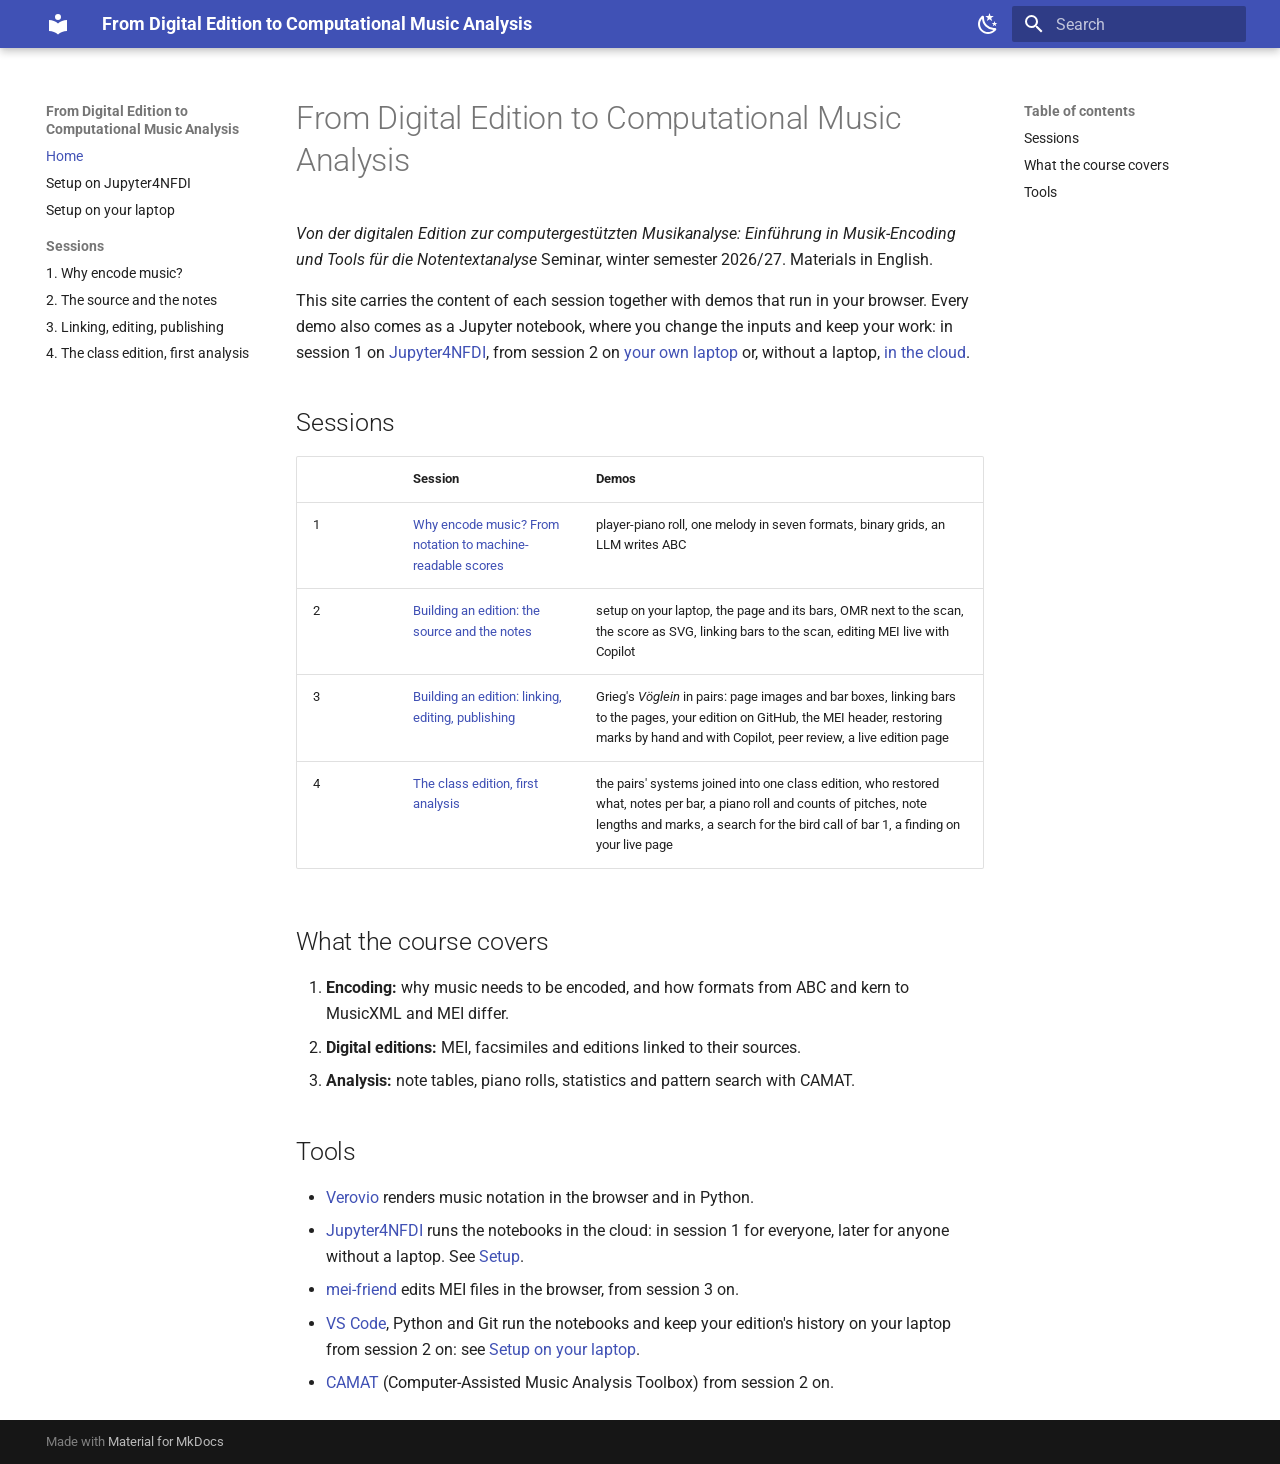
<file: index.html>
<!doctype html>
<html lang="en" class="no-js">
  <head>
    
      <meta charset="utf-8">
      <meta name="viewport" content="width=device-width,initial-scale=1">
      
        <meta name="description" content="Seminar materials: music encoding, Verovio and tools for analysing notated music (WS 2026/27)">
      
      
        <meta name="author" content="Egor Polyakov">
      
      
        <link rel="canonical" href="https://egorpol.github.io/camat_lectures/">
      
      
      
        <link rel="next" href="setup/">
      
      
        
      
      
      <link rel="icon" href="assets/images/favicon.png">
      <meta name="generator" content="mkdocs-1.6.1, mkdocs-material-9.7.7">
    
    
      
        <title>From Digital Edition to Computational Music Analysis</title>
      
    
    
      <link rel="stylesheet" href="assets/stylesheets/main.ec1eaa64.min.css">
      
        
        <link rel="stylesheet" href="assets/stylesheets/palette.ab4e12ef.min.css">
      
      


    
    
      
    
    
      
        
        
        <link rel="preconnect" href="https://fonts.gstatic.com" crossorigin>
        <link rel="stylesheet" href="https://fonts.googleapis.com/css?family=Roboto:300,300i,400,400i,700,700i%7CRoboto+Mono:400,400i,700,700i&display=fallback">
        <style>:root{--md-text-font:"Roboto";--md-code-font:"Roboto Mono"}</style>
      
    
    
      <link rel="stylesheet" href="stylesheets/demos.css">
    
    <script>__md_scope=new URL(".",location),__md_hash=e=>[...e].reduce(((e,_)=>(e<<5)-e+_.charCodeAt(0)),0),__md_get=(e,_=localStorage,t=__md_scope)=>JSON.parse(_.getItem(t.pathname+"."+e)),__md_set=(e,_,t=localStorage,a=__md_scope)=>{try{t.setItem(a.pathname+"."+e,JSON.stringify(_))}catch(e){}}</script>
    
      

    
    
  </head>
  
  
    
    
      
    
    
    
    
    <body dir="ltr" data-md-color-scheme="default" data-md-color-primary="indigo" data-md-color-accent="indigo">
  
    
    <input class="md-toggle" data-md-toggle="drawer" type="checkbox" id="__drawer" autocomplete="off">
    <input class="md-toggle" data-md-toggle="search" type="checkbox" id="__search" autocomplete="off">
    <label class="md-overlay" for="__drawer"></label>
    <div data-md-component="skip">
      
        
        <a href="#from-digital-edition-to-computational-music-analysis" class="md-skip">
          Skip to content
        </a>
      
    </div>
    <div data-md-component="announce">
      
    </div>
    
    
      

  

<header class="md-header md-header--shadow" data-md-component="header">
  <nav class="md-header__inner md-grid" aria-label="Header">
    <a href="." title="From Digital Edition to Computational Music Analysis" class="md-header__button md-logo" aria-label="From Digital Edition to Computational Music Analysis" data-md-component="logo">
      
  
  <svg xmlns="http://www.w3.org/2000/svg" viewBox="0 0 24 24"><path d="M12 8a3 3 0 0 0 3-3 3 3 0 0 0-3-3 3 3 0 0 0-3 3 3 3 0 0 0 3 3m0 3.54C9.64 9.35 6.5 8 3 8v11c3.5 0 6.64 1.35 9 3.54 2.36-2.19 5.5-3.54 9-3.54V8c-3.5 0-6.64 1.35-9 3.54"/></svg>

    </a>
    <label class="md-header__button md-icon" for="__drawer">
      
      <svg xmlns="http://www.w3.org/2000/svg" viewBox="0 0 24 24"><path d="M3 6h18v2H3zm0 5h18v2H3zm0 5h18v2H3z"/></svg>
    </label>
    <div class="md-header__title" data-md-component="header-title">
      <div class="md-header__ellipsis">
        <div class="md-header__topic">
          <span class="md-ellipsis">
            From Digital Edition to Computational Music Analysis
          </span>
        </div>
        <div class="md-header__topic" data-md-component="header-topic">
          <span class="md-ellipsis">
            
              Home
            
          </span>
        </div>
      </div>
    </div>
    
      
        <form class="md-header__option" data-md-component="palette">
  
    
    
    
    <input class="md-option" data-md-color-media="(prefers-color-scheme: light)" data-md-color-scheme="default" data-md-color-primary="indigo" data-md-color-accent="indigo"  aria-label="Dark mode"  type="radio" name="__palette" id="__palette_0">
    
      <label class="md-header__button md-icon" title="Dark mode" for="__palette_1" hidden>
        <svg xmlns="http://www.w3.org/2000/svg" viewBox="0 0 24 24"><path d="m17.75 4.09-2.53 1.94.91 3.06-2.63-1.81-2.63 1.81.91-3.06-2.53-1.94L12.44 4l1.06-3 1.06 3zm3.5 6.91-1.64 1.25.59 1.98-1.7-1.17-1.7 1.17.59-1.98L15.75 11l2.06-.05L18.5 9l.69 1.95zm-2.28 4.95c.83-.08 1.72 1.1 1.19 1.85-.32.45-.66.87-1.08 1.27C15.17 23 8.84 23 4.94 19.07c-3.91-3.9-3.91-10.24 0-14.14.4-.4.82-.76 1.27-1.08.75-.53 1.93.36 1.85 1.19-.27 2.86.69 5.83 2.89 8.02a9.96 9.96 0 0 0 8.02 2.89m-1.64 2.02a12.08 12.08 0 0 1-7.8-3.47c-2.17-2.19-3.33-5-3.49-7.82-2.81 3.14-2.7 7.96.31 10.98 3.02 3.01 7.84 3.12 10.98.31"/></svg>
      </label>
    
  
    
    
    
    <input class="md-option" data-md-color-media="(prefers-color-scheme: dark)" data-md-color-scheme="slate" data-md-color-primary="indigo" data-md-color-accent="indigo"  aria-label="Light mode"  type="radio" name="__palette" id="__palette_1">
    
      <label class="md-header__button md-icon" title="Light mode" for="__palette_0" hidden>
        <svg xmlns="http://www.w3.org/2000/svg" viewBox="0 0 24 24"><path d="M12 7a5 5 0 0 1 5 5 5 5 0 0 1-5 5 5 5 0 0 1-5-5 5 5 0 0 1 5-5m0 2a3 3 0 0 0-3 3 3 3 0 0 0 3 3 3 3 0 0 0 3-3 3 3 0 0 0-3-3m0-7 2.39 3.42C13.65 5.15 12.84 5 12 5s-1.65.15-2.39.42zM3.34 7l4.16-.35A7.2 7.2 0 0 0 5.94 8.5c-.44.74-.69 1.5-.83 2.29zm.02 10 1.76-3.77a7.131 7.131 0 0 0 2.38 4.14zM20.65 7l-1.77 3.79a7.02 7.02 0 0 0-2.38-4.15zm-.01 10-4.14.36c.59-.51 1.12-1.14 1.54-1.86.42-.73.69-1.5.83-2.29zM12 22l-2.41-3.44c.74.27 1.55.44 2.41.44.82 0 1.63-.17 2.37-.44z"/></svg>
      </label>
    
  
</form>
      
    
    
      <script>var palette=__md_get("__palette");if(palette&&palette.color){if("(prefers-color-scheme)"===palette.color.media){var media=matchMedia("(prefers-color-scheme: light)"),input=document.querySelector(media.matches?"[data-md-color-media='(prefers-color-scheme: light)']":"[data-md-color-media='(prefers-color-scheme: dark)']");palette.color.media=input.getAttribute("data-md-color-media"),palette.color.scheme=input.getAttribute("data-md-color-scheme"),palette.color.primary=input.getAttribute("data-md-color-primary"),palette.color.accent=input.getAttribute("data-md-color-accent")}for(var[key,value]of Object.entries(palette.color))document.body.setAttribute("data-md-color-"+key,value)}</script>
    
    
    
      
      
        <label class="md-header__button md-icon" for="__search">
          
          <svg xmlns="http://www.w3.org/2000/svg" viewBox="0 0 24 24"><path d="M9.5 3A6.5 6.5 0 0 1 16 9.5c0 1.61-.59 3.09-1.56 4.23l.27.27h.79l5 5-1.5 1.5-5-5v-.79l-.27-.27A6.52 6.52 0 0 1 9.5 16 6.5 6.5 0 0 1 3 9.5 6.5 6.5 0 0 1 9.5 3m0 2C7 5 5 7 5 9.5S7 14 9.5 14 14 12 14 9.5 12 5 9.5 5"/></svg>
        </label>
        <div class="md-search" data-md-component="search" role="dialog">
  <label class="md-search__overlay" for="__search"></label>
  <div class="md-search__inner" role="search">
    <form class="md-search__form" name="search">
      <input type="text" class="md-search__input" name="query" aria-label="Search" placeholder="Search" autocapitalize="off" autocorrect="off" autocomplete="off" spellcheck="false" data-md-component="search-query" required>
      <label class="md-search__icon md-icon" for="__search">
        
        <svg xmlns="http://www.w3.org/2000/svg" viewBox="0 0 24 24"><path d="M9.5 3A6.5 6.5 0 0 1 16 9.5c0 1.61-.59 3.09-1.56 4.23l.27.27h.79l5 5-1.5 1.5-5-5v-.79l-.27-.27A6.52 6.52 0 0 1 9.5 16 6.5 6.5 0 0 1 3 9.5 6.5 6.5 0 0 1 9.5 3m0 2C7 5 5 7 5 9.5S7 14 9.5 14 14 12 14 9.5 12 5 9.5 5"/></svg>
        
        <svg xmlns="http://www.w3.org/2000/svg" viewBox="0 0 24 24"><path d="M20 11v2H8l5.5 5.5-1.42 1.42L4.16 12l7.92-7.92L13.5 5.5 8 11z"/></svg>
      </label>
      <nav class="md-search__options" aria-label="Search">
        
        <button type="reset" class="md-search__icon md-icon" title="Clear" aria-label="Clear" tabindex="-1">
          
          <svg xmlns="http://www.w3.org/2000/svg" viewBox="0 0 24 24"><path d="M19 6.41 17.59 5 12 10.59 6.41 5 5 6.41 10.59 12 5 17.59 6.41 19 12 13.41 17.59 19 19 17.59 13.41 12z"/></svg>
        </button>
      </nav>
      
    </form>
    <div class="md-search__output">
      <div class="md-search__scrollwrap" tabindex="0" data-md-scrollfix>
        <div class="md-search-result" data-md-component="search-result">
          <div class="md-search-result__meta">
            Initializing search
          </div>
          <ol class="md-search-result__list" role="presentation"></ol>
        </div>
      </div>
    </div>
  </div>
</div>
      
    
    
  </nav>
  
</header>
    
    <div class="md-container" data-md-component="container">
      
      
        
          
        
      
      <main class="md-main" data-md-component="main">
        <div class="md-main__inner md-grid">
          
            
              
              <div class="md-sidebar md-sidebar--primary" data-md-component="sidebar" data-md-type="navigation" >
                <div class="md-sidebar__scrollwrap">
                  <div class="md-sidebar__inner">
                    



<nav class="md-nav md-nav--primary" aria-label="Navigation" data-md-level="0">
  <label class="md-nav__title" for="__drawer">
    <a href="." title="From Digital Edition to Computational Music Analysis" class="md-nav__button md-logo" aria-label="From Digital Edition to Computational Music Analysis" data-md-component="logo">
      
  
  <svg xmlns="http://www.w3.org/2000/svg" viewBox="0 0 24 24"><path d="M12 8a3 3 0 0 0 3-3 3 3 0 0 0-3-3 3 3 0 0 0-3 3 3 3 0 0 0 3 3m0 3.54C9.64 9.35 6.5 8 3 8v11c3.5 0 6.64 1.35 9 3.54 2.36-2.19 5.5-3.54 9-3.54V8c-3.5 0-6.64 1.35-9 3.54"/></svg>

    </a>
    From Digital Edition to Computational Music Analysis
  </label>
  
  <ul class="md-nav__list" data-md-scrollfix>
    
      
      
  
  
    
  
  
  
    <li class="md-nav__item md-nav__item--active">
      
      <input class="md-nav__toggle md-toggle" type="checkbox" id="__toc">
      
      
        
      
      
        <label class="md-nav__link md-nav__link--active" for="__toc">
          
  
  
  <span class="md-ellipsis">
    
  
    Home
  

    
  </span>
  
  

          <span class="md-nav__icon md-icon"></span>
        </label>
      
      <a href="." class="md-nav__link md-nav__link--active">
        
  
  
  <span class="md-ellipsis">
    
  
    Home
  

    
  </span>
  
  

      </a>
      
        

<nav class="md-nav md-nav--secondary" aria-label="Table of contents">
  
  
  
    
  
  
    <label class="md-nav__title" for="__toc">
      <span class="md-nav__icon md-icon"></span>
      Table of contents
    </label>
    <ul class="md-nav__list" data-md-component="toc" data-md-scrollfix>
      
        <li class="md-nav__item">
  <a href="#sessions" class="md-nav__link">
    <span class="md-ellipsis">
      
        Sessions
      
    </span>
  </a>
  
</li>
      
        <li class="md-nav__item">
  <a href="#what-the-course-covers" class="md-nav__link">
    <span class="md-ellipsis">
      
        What the course covers
      
    </span>
  </a>
  
</li>
      
        <li class="md-nav__item">
  <a href="#tools" class="md-nav__link">
    <span class="md-ellipsis">
      
        Tools
      
    </span>
  </a>
  
</li>
      
    </ul>
  
</nav>
      
    </li>
  

    
      
      
  
  
  
  
    <li class="md-nav__item">
      <a href="setup/" class="md-nav__link">
        
  
  
  <span class="md-ellipsis">
    
  
    Setup on Jupyter4NFDI
  

    
  </span>
  
  

      </a>
    </li>
  

    
      
      
  
  
  
  
    <li class="md-nav__item">
      <a href="setup-laptop/" class="md-nav__link">
        
  
  
  <span class="md-ellipsis">
    
  
    Setup on your laptop
  

    
  </span>
  
  

      </a>
    </li>
  

    
      
      
  
  
  
  
    
    
    
    
      
        
        
      
    
    
    <li class="md-nav__item md-nav__item--section md-nav__item--nested">
      
        
        
        <input class="md-nav__toggle md-toggle " type="checkbox" id="__nav_4" >
        
          
          <label class="md-nav__link" for="__nav_4" id="__nav_4_label" tabindex="">
            
  
  
  <span class="md-ellipsis">
    
  
    Sessions
  

    
  </span>
  
  

            <span class="md-nav__icon md-icon"></span>
          </label>
        
        <nav class="md-nav" data-md-level="1" aria-labelledby="__nav_4_label" aria-expanded="false">
          <label class="md-nav__title" for="__nav_4">
            <span class="md-nav__icon md-icon"></span>
            
  
    Sessions
  

          </label>
          <ul class="md-nav__list" data-md-scrollfix>
            
              
                
  
  
  
  
    <li class="md-nav__item">
      <a href="sessions/01-why-encode-music/" class="md-nav__link">
        
  
  
  <span class="md-ellipsis">
    
  
    1. Why encode music?
  

    
  </span>
  
  

      </a>
    </li>
  

              
            
              
                
  
  
  
  
    <li class="md-nav__item">
      <a href="sessions/02-building-an-edition/" class="md-nav__link">
        
  
  
  <span class="md-ellipsis">
    
  
    2. The source and the notes
  

    
  </span>
  
  

      </a>
    </li>
  

              
            
              
                
  
  
  
  
    <li class="md-nav__item">
      <a href="sessions/03-linking-and-editing/" class="md-nav__link">
        
  
  
  <span class="md-ellipsis">
    
  
    3. Linking, editing, publishing
  

    
  </span>
  
  

      </a>
    </li>
  

              
            
              
                
  
  
  
  
    <li class="md-nav__item">
      <a href="sessions/04-publishing-and-analysis/" class="md-nav__link">
        
  
  
  <span class="md-ellipsis">
    
  
    4. The class edition, first analysis
  

    
  </span>
  
  

      </a>
    </li>
  

              
            
          </ul>
        </nav>
      
    </li>
  

    
  </ul>
</nav>
                  </div>
                </div>
              </div>
            
            
              
              <div class="md-sidebar md-sidebar--secondary" data-md-component="sidebar" data-md-type="toc" >
                <div class="md-sidebar__scrollwrap">
                  <div class="md-sidebar__inner">
                    

<nav class="md-nav md-nav--secondary" aria-label="Table of contents">
  
  
  
    
  
  
    <label class="md-nav__title" for="__toc">
      <span class="md-nav__icon md-icon"></span>
      Table of contents
    </label>
    <ul class="md-nav__list" data-md-component="toc" data-md-scrollfix>
      
        <li class="md-nav__item">
  <a href="#sessions" class="md-nav__link">
    <span class="md-ellipsis">
      
        Sessions
      
    </span>
  </a>
  
</li>
      
        <li class="md-nav__item">
  <a href="#what-the-course-covers" class="md-nav__link">
    <span class="md-ellipsis">
      
        What the course covers
      
    </span>
  </a>
  
</li>
      
        <li class="md-nav__item">
  <a href="#tools" class="md-nav__link">
    <span class="md-ellipsis">
      
        Tools
      
    </span>
  </a>
  
</li>
      
    </ul>
  
</nav>
                  </div>
                </div>
              </div>
            
          
          
            <div class="md-content" data-md-component="content">
              
              <article class="md-content__inner md-typeset">
                
                  



<h1 id="from-digital-edition-to-computational-music-analysis">From Digital Edition to Computational Music Analysis<a class="headerlink" href="#from-digital-edition-to-computational-music-analysis" title="Permanent link">&para;</a></h1>
<p><em>Von der digitalen Edition zur computergestützten Musikanalyse: Einführung in Musik-Encoding und Tools für die Notentextanalyse</em>
Seminar, winter semester 2026/27. Materials in English.</p>
<p>This site carries the content of each session together with demos that run in your browser. Every demo also comes as a Jupyter notebook, where you change the inputs and keep your work: in session 1 on <a href="setup/">Jupyter4NFDI</a>, from session 2 on <a href="setup-laptop/">your own laptop</a> or, without a laptop, <a href="setup/#from-session-2-the-cloud-route">in the cloud</a>.</p>
<h2 id="sessions">Sessions<a class="headerlink" href="#sessions" title="Permanent link">&para;</a></h2>
<table>
<thead>
<tr>
<th></th>
<th>Session</th>
<th>Demos</th>
</tr>
</thead>
<tbody>
<tr>
<td>1</td>
<td><a href="sessions/01-why-encode-music/">Why encode music? From notation to machine-readable scores</a></td>
<td>player-piano roll, one melody in seven formats, binary grids, an LLM writes ABC</td>
</tr>
<tr>
<td>2</td>
<td><a href="sessions/02-building-an-edition/">Building an edition: the source and the notes</a></td>
<td>setup on your laptop, the page and its bars, OMR next to the scan, the score as SVG, linking bars to the scan, editing MEI live with Copilot</td>
</tr>
<tr>
<td>3</td>
<td><a href="sessions/03-linking-and-editing/">Building an edition: linking, editing, publishing</a></td>
<td>Grieg's <em>Vöglein</em> in pairs: page images and bar boxes, linking bars to the pages, your edition on GitHub, the MEI header, restoring marks by hand and with Copilot, peer review, a live edition page</td>
</tr>
<tr>
<td>4</td>
<td><a href="sessions/04-publishing-and-analysis/">The class edition, first analysis</a></td>
<td>the pairs' systems joined into one class edition, who restored what, notes per bar, a piano roll and counts of pitches, note lengths and marks, a search for the bird call of bar 1, a finding on your live page</td>
</tr>
</tbody>
</table>
<h2 id="what-the-course-covers">What the course covers<a class="headerlink" href="#what-the-course-covers" title="Permanent link">&para;</a></h2>
<ol>
<li><strong>Encoding:</strong> why music needs to be encoded, and how formats from ABC and kern to MusicXML and MEI differ.</li>
<li><strong>Digital editions:</strong> MEI, facsimiles and editions linked to their sources.</li>
<li><strong>Analysis:</strong> note tables, piano rolls, statistics and pattern search with CAMAT.</li>
</ol>
<h2 id="tools">Tools<a class="headerlink" href="#tools" title="Permanent link">&para;</a></h2>
<ul>
<li><a href="https://www.verovio.org">Verovio</a> renders music notation in the browser and in Python.</li>
<li><a href="https://hub.nfdi-jupyter.de">Jupyter4NFDI</a> runs the notebooks in the cloud: in session 1 for everyone, later for anyone without a laptop. See <a href="setup/">Setup</a>.</li>
<li><a href="https://mei-friend.mdw.ac.at/">mei-friend</a> edits MEI files in the browser, from session 3 on.</li>
<li><a href="https://code.visualstudio.com">VS Code</a>, Python and Git run the notebooks and keep your edition's history on your laptop from session 2 on: see <a href="setup-laptop/">Setup on your laptop</a>.</li>
<li><a href="https://camat-v2.readthedocs.io">CAMAT</a> (Computer-Assisted Music Analysis Toolbox) from session 2 on.</li>
</ul>












                
              </article>
            </div>
          
          
  <script>var tabs=__md_get("__tabs");if(Array.isArray(tabs))e:for(var set of document.querySelectorAll(".tabbed-set")){var labels=set.querySelector(".tabbed-labels");for(var tab of tabs)for(var label of labels.getElementsByTagName("label"))if(label.innerText.trim()===tab){var input=document.getElementById(label.htmlFor);input.checked=!0;continue e}}</script>

<script>var target=document.getElementById(location.hash.slice(1));target&&target.name&&(target.checked=target.name.startsWith("__tabbed_"))</script>
        </div>
        
      </main>
      
        <footer class="md-footer">
  
  <div class="md-footer-meta md-typeset">
    <div class="md-footer-meta__inner md-grid">
      <div class="md-copyright">
  
  
    Made with
    <a href="https://squidfunk.github.io/mkdocs-material/" target="_blank" rel="noopener">
      Material for MkDocs
    </a>
  
</div>
      
    </div>
  </div>
</footer>
      
    </div>
    <div class="md-dialog" data-md-component="dialog">
      <div class="md-dialog__inner md-typeset"></div>
    </div>
    
    
    
      
      
      <script id="__config" type="application/json">{"annotate": null, "base": ".", "features": ["content.code.copy", "content.tabs.link", "navigation.sections", "toc.follow"], "search": "assets/javascripts/workers/search.2c215733.min.js", "tags": null, "translations": {"clipboard.copied": "Copied to clipboard", "clipboard.copy": "Copy to clipboard", "search.result.more.one": "1 more on this page", "search.result.more.other": "# more on this page", "search.result.none": "No matching documents", "search.result.one": "1 matching document", "search.result.other": "# matching documents", "search.result.placeholder": "Type to start searching", "search.result.term.missing": "Missing", "select.version": "Select version"}, "version": null}</script>
    
    
      <script src="assets/javascripts/bundle.d7400e89.min.js"></script>
      
        <script src="javascripts/demos.js" type="module"></script>
      
    
  </body>
</html>
</file>
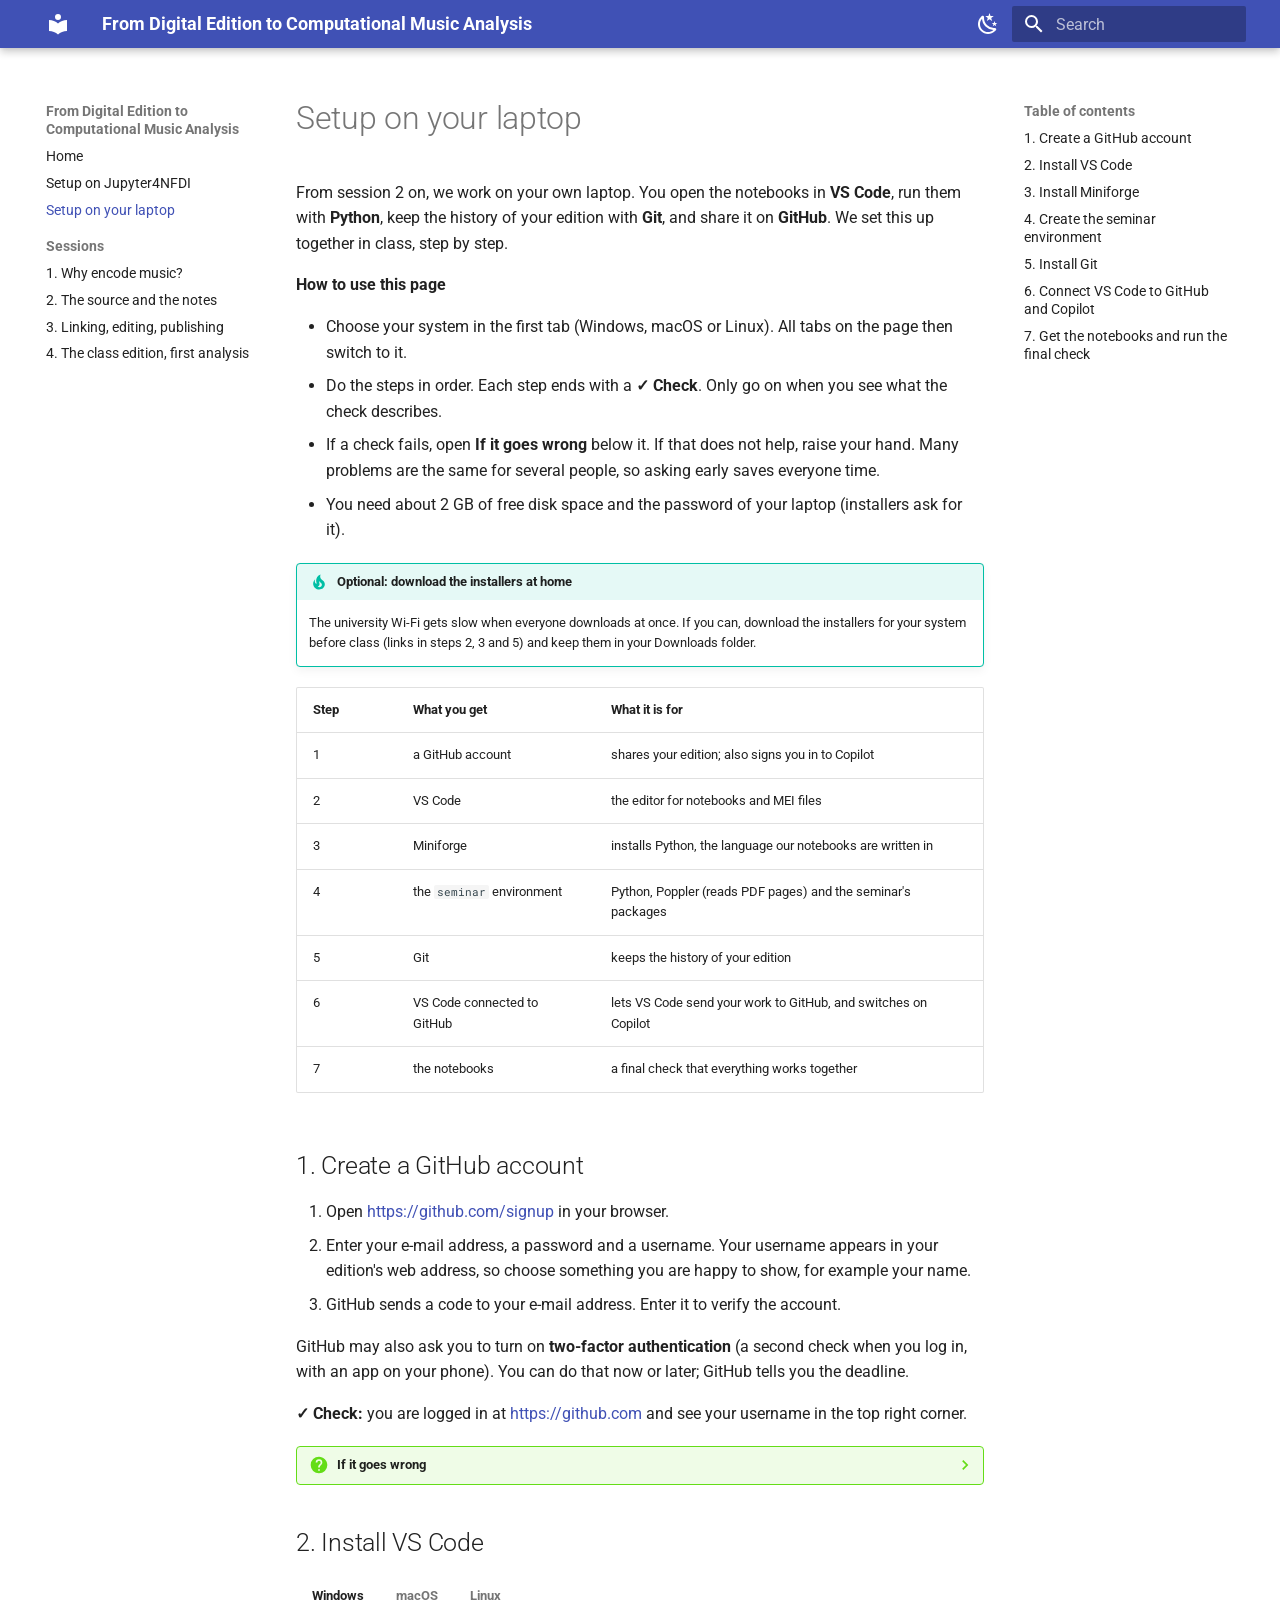
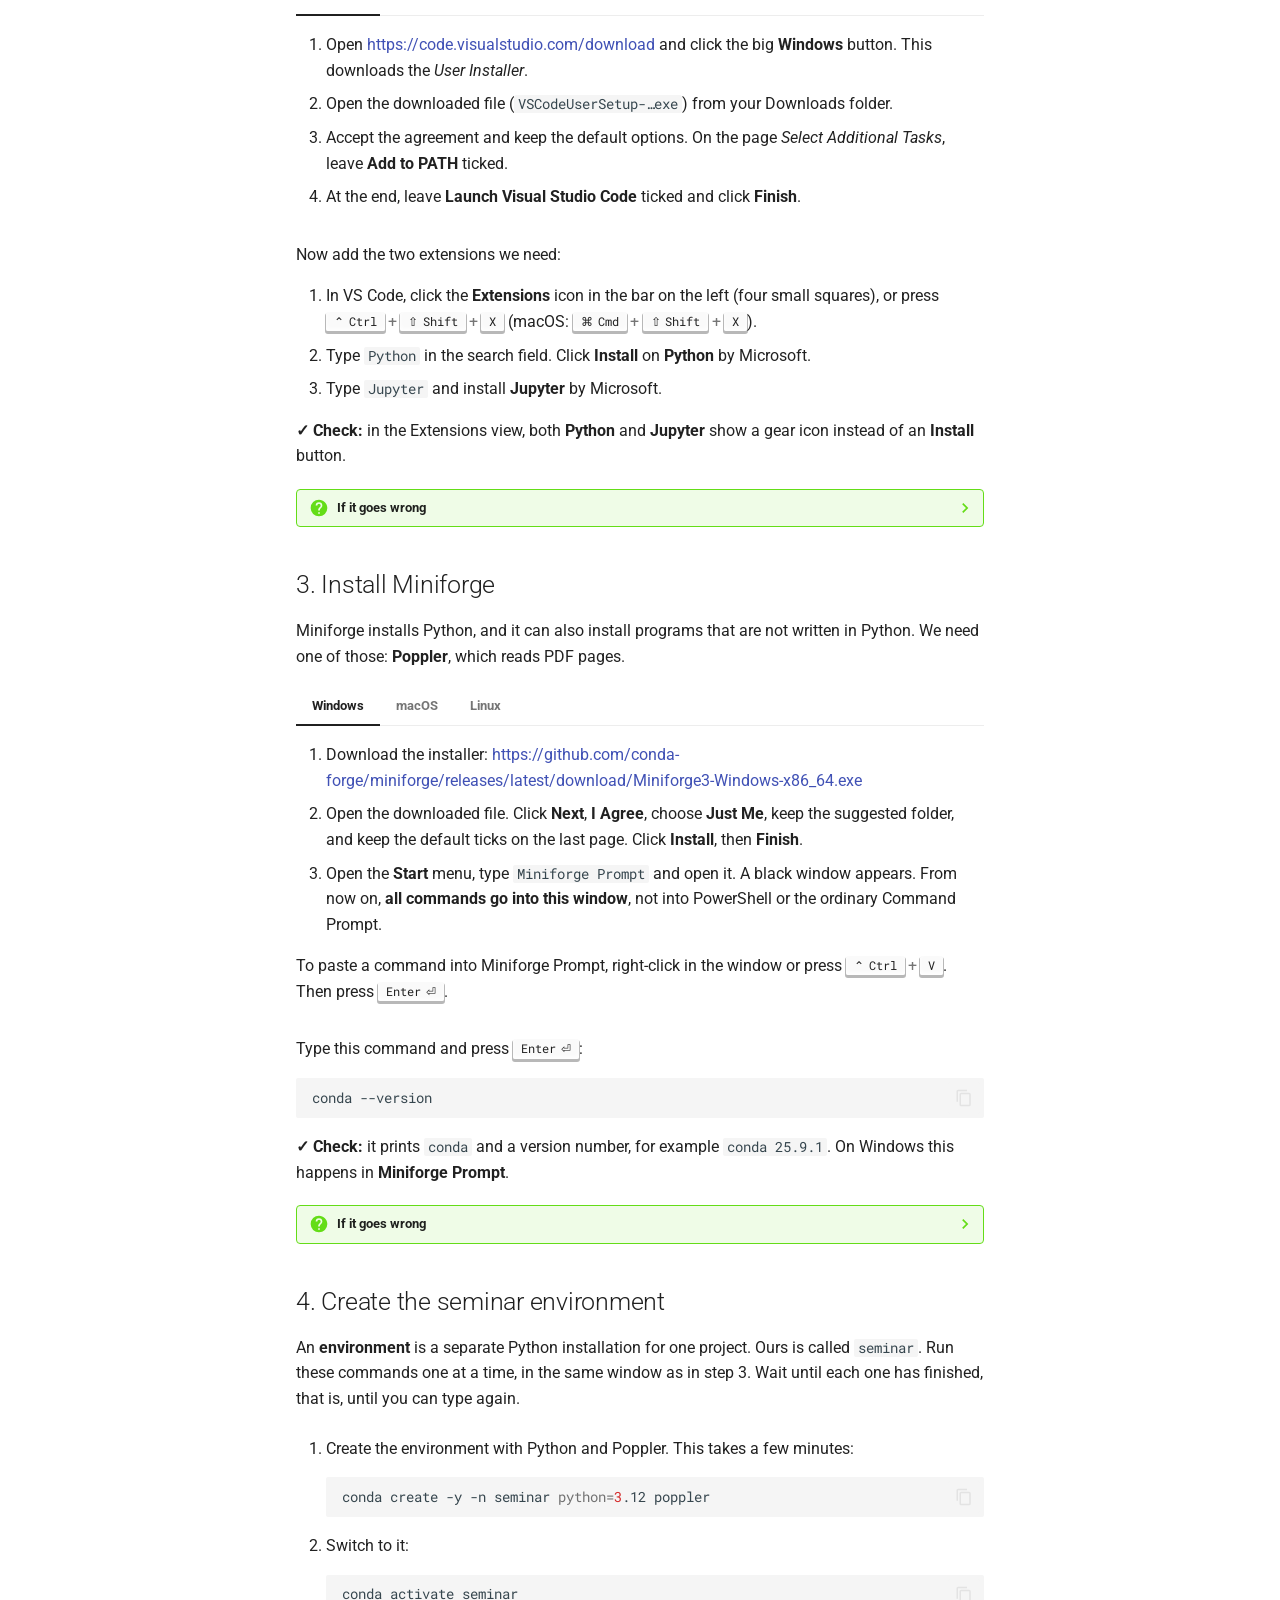
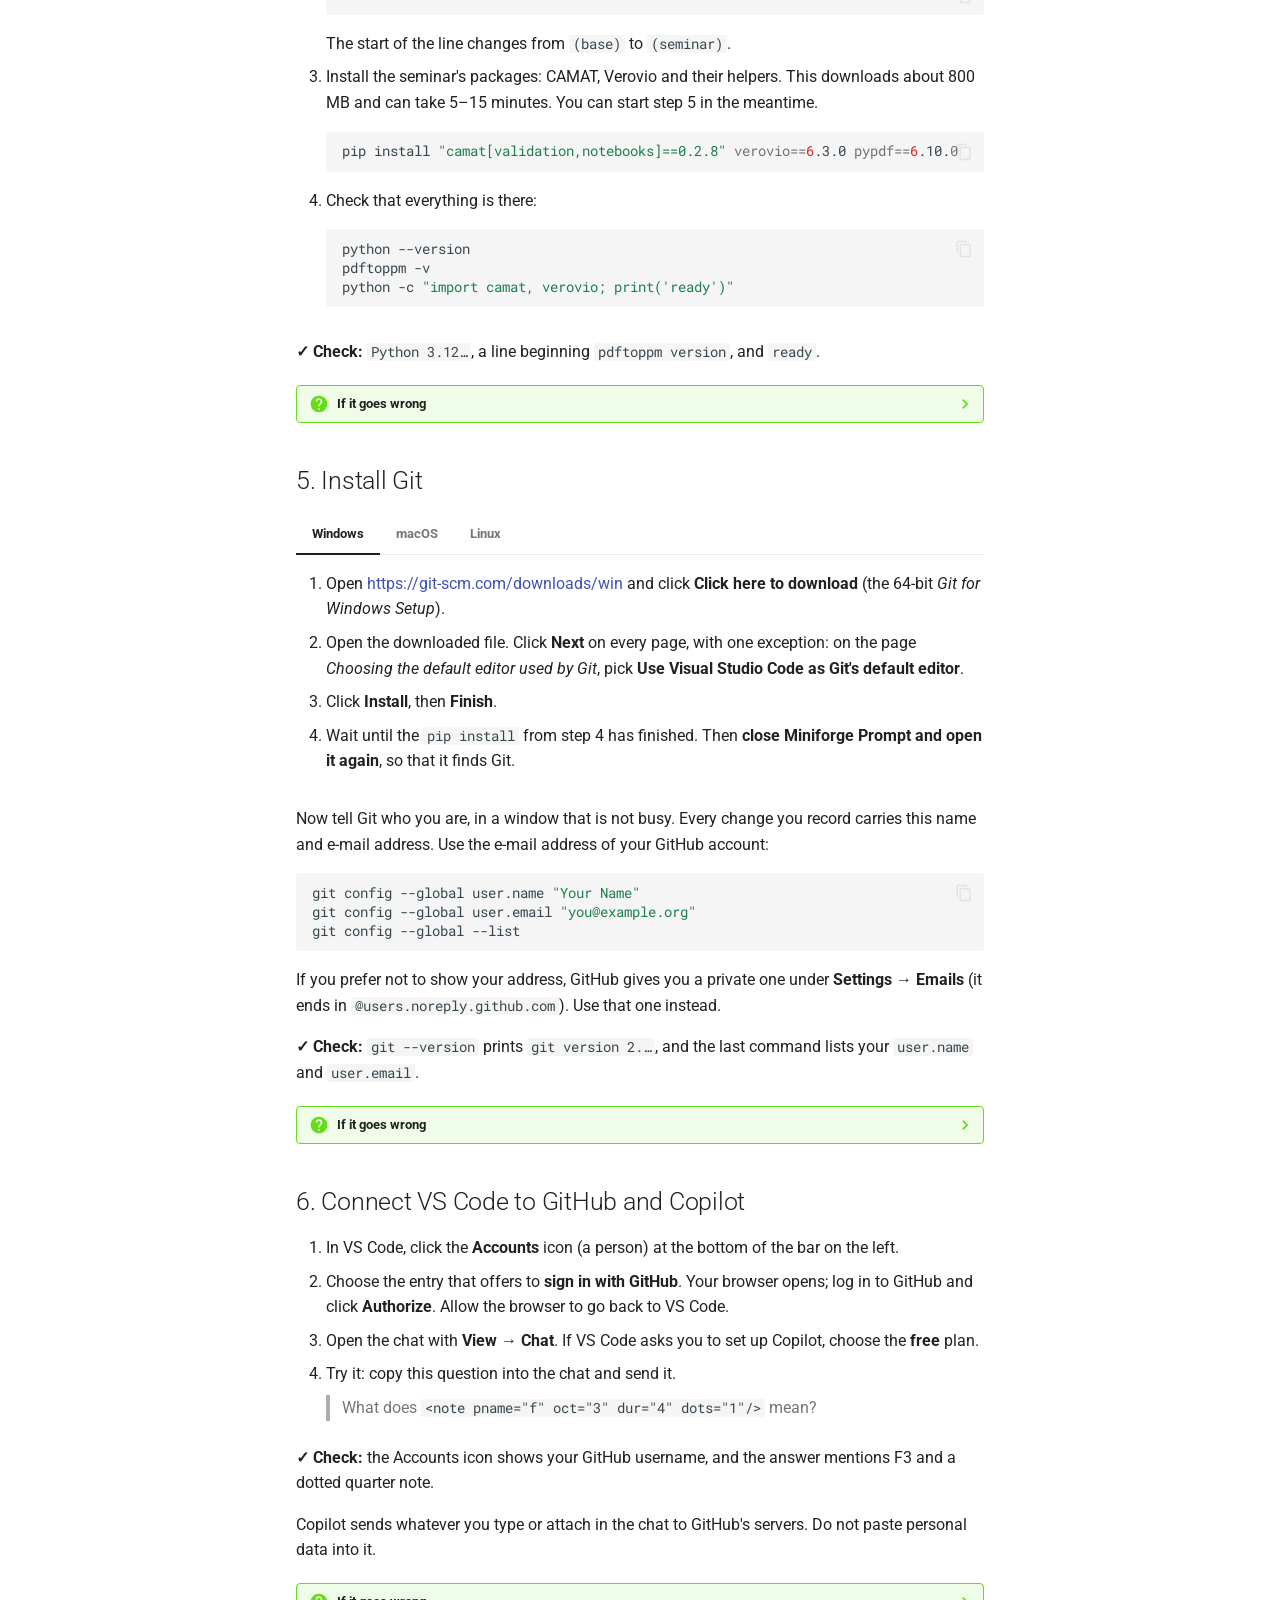
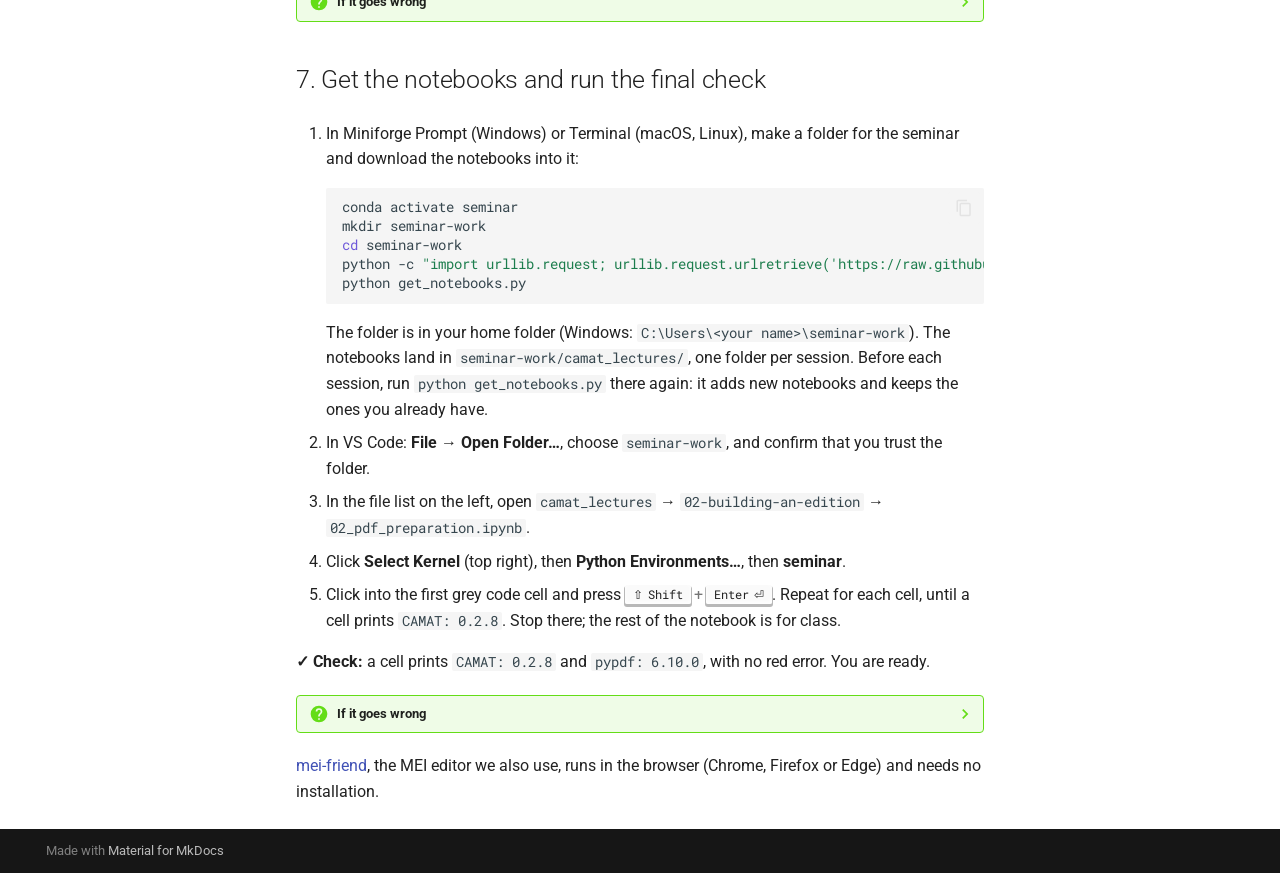
<file: setup-laptop/index.html>
<!doctype html>
<html lang="en" class="no-js">
  <head>
    
      <meta charset="utf-8">
      <meta name="viewport" content="width=device-width,initial-scale=1">
      
        <meta name="description" content="Seminar materials: music encoding, Verovio and tools for analysing notated music (WS 2026/27)">
      
      
        <meta name="author" content="Egor Polyakov">
      
      
        <link rel="canonical" href="https://egorpol.github.io/camat_lectures/setup-laptop/">
      
      
        <link rel="prev" href="../setup/">
      
      
        <link rel="next" href="../sessions/01-why-encode-music/">
      
      
        
      
      
      <link rel="icon" href="../assets/images/favicon.png">
      <meta name="generator" content="mkdocs-1.6.1, mkdocs-material-9.7.7">
    
    
      
        <title>Setup on your laptop - From Digital Edition to Computational Music Analysis</title>
      
    
    
      <link rel="stylesheet" href="../assets/stylesheets/main.ec1eaa64.min.css">
      
        
        <link rel="stylesheet" href="../assets/stylesheets/palette.ab4e12ef.min.css">
      
      


    
    
      
    
    
      
        
        
        <link rel="preconnect" href="https://fonts.gstatic.com" crossorigin>
        <link rel="stylesheet" href="https://fonts.googleapis.com/css?family=Roboto:300,300i,400,400i,700,700i%7CRoboto+Mono:400,400i,700,700i&display=fallback">
        <style>:root{--md-text-font:"Roboto";--md-code-font:"Roboto Mono"}</style>
      
    
    
      <link rel="stylesheet" href="../stylesheets/demos.css">
    
    <script>__md_scope=new URL("..",location),__md_hash=e=>[...e].reduce(((e,_)=>(e<<5)-e+_.charCodeAt(0)),0),__md_get=(e,_=localStorage,t=__md_scope)=>JSON.parse(_.getItem(t.pathname+"."+e)),__md_set=(e,_,t=localStorage,a=__md_scope)=>{try{t.setItem(a.pathname+"."+e,JSON.stringify(_))}catch(e){}}</script>
    
      

    
    
  </head>
  
  
    
    
      
    
    
    
    
    <body dir="ltr" data-md-color-scheme="default" data-md-color-primary="indigo" data-md-color-accent="indigo">
  
    
    <input class="md-toggle" data-md-toggle="drawer" type="checkbox" id="__drawer" autocomplete="off">
    <input class="md-toggle" data-md-toggle="search" type="checkbox" id="__search" autocomplete="off">
    <label class="md-overlay" for="__drawer"></label>
    <div data-md-component="skip">
      
        
        <a href="#setup-on-your-laptop" class="md-skip">
          Skip to content
        </a>
      
    </div>
    <div data-md-component="announce">
      
    </div>
    
    
      

  

<header class="md-header md-header--shadow" data-md-component="header">
  <nav class="md-header__inner md-grid" aria-label="Header">
    <a href=".." title="From Digital Edition to Computational Music Analysis" class="md-header__button md-logo" aria-label="From Digital Edition to Computational Music Analysis" data-md-component="logo">
      
  
  <svg xmlns="http://www.w3.org/2000/svg" viewBox="0 0 24 24"><path d="M12 8a3 3 0 0 0 3-3 3 3 0 0 0-3-3 3 3 0 0 0-3 3 3 3 0 0 0 3 3m0 3.54C9.64 9.35 6.5 8 3 8v11c3.5 0 6.64 1.35 9 3.54 2.36-2.19 5.5-3.54 9-3.54V8c-3.5 0-6.64 1.35-9 3.54"/></svg>

    </a>
    <label class="md-header__button md-icon" for="__drawer">
      
      <svg xmlns="http://www.w3.org/2000/svg" viewBox="0 0 24 24"><path d="M3 6h18v2H3zm0 5h18v2H3zm0 5h18v2H3z"/></svg>
    </label>
    <div class="md-header__title" data-md-component="header-title">
      <div class="md-header__ellipsis">
        <div class="md-header__topic">
          <span class="md-ellipsis">
            From Digital Edition to Computational Music Analysis
          </span>
        </div>
        <div class="md-header__topic" data-md-component="header-topic">
          <span class="md-ellipsis">
            
              Setup on your laptop
            
          </span>
        </div>
      </div>
    </div>
    
      
        <form class="md-header__option" data-md-component="palette">
  
    
    
    
    <input class="md-option" data-md-color-media="(prefers-color-scheme: light)" data-md-color-scheme="default" data-md-color-primary="indigo" data-md-color-accent="indigo"  aria-label="Dark mode"  type="radio" name="__palette" id="__palette_0">
    
      <label class="md-header__button md-icon" title="Dark mode" for="__palette_1" hidden>
        <svg xmlns="http://www.w3.org/2000/svg" viewBox="0 0 24 24"><path d="m17.75 4.09-2.53 1.94.91 3.06-2.63-1.81-2.63 1.81.91-3.06-2.53-1.94L12.44 4l1.06-3 1.06 3zm3.5 6.91-1.64 1.25.59 1.98-1.7-1.17-1.7 1.17.59-1.98L15.75 11l2.06-.05L18.5 9l.69 1.95zm-2.28 4.95c.83-.08 1.72 1.1 1.19 1.85-.32.45-.66.87-1.08 1.27C15.17 23 8.84 23 4.94 19.07c-3.91-3.9-3.91-10.24 0-14.14.4-.4.82-.76 1.27-1.08.75-.53 1.93.36 1.85 1.19-.27 2.86.69 5.83 2.89 8.02a9.96 9.96 0 0 0 8.02 2.89m-1.64 2.02a12.08 12.08 0 0 1-7.8-3.47c-2.17-2.19-3.33-5-3.49-7.82-2.81 3.14-2.7 7.96.31 10.98 3.02 3.01 7.84 3.12 10.98.31"/></svg>
      </label>
    
  
    
    
    
    <input class="md-option" data-md-color-media="(prefers-color-scheme: dark)" data-md-color-scheme="slate" data-md-color-primary="indigo" data-md-color-accent="indigo"  aria-label="Light mode"  type="radio" name="__palette" id="__palette_1">
    
      <label class="md-header__button md-icon" title="Light mode" for="__palette_0" hidden>
        <svg xmlns="http://www.w3.org/2000/svg" viewBox="0 0 24 24"><path d="M12 7a5 5 0 0 1 5 5 5 5 0 0 1-5 5 5 5 0 0 1-5-5 5 5 0 0 1 5-5m0 2a3 3 0 0 0-3 3 3 3 0 0 0 3 3 3 3 0 0 0 3-3 3 3 0 0 0-3-3m0-7 2.39 3.42C13.65 5.15 12.84 5 12 5s-1.65.15-2.39.42zM3.34 7l4.16-.35A7.2 7.2 0 0 0 5.94 8.5c-.44.74-.69 1.5-.83 2.29zm.02 10 1.76-3.77a7.131 7.131 0 0 0 2.38 4.14zM20.65 7l-1.77 3.79a7.02 7.02 0 0 0-2.38-4.15zm-.01 10-4.14.36c.59-.51 1.12-1.14 1.54-1.86.42-.73.69-1.5.83-2.29zM12 22l-2.41-3.44c.74.27 1.55.44 2.41.44.82 0 1.63-.17 2.37-.44z"/></svg>
      </label>
    
  
</form>
      
    
    
      <script>var palette=__md_get("__palette");if(palette&&palette.color){if("(prefers-color-scheme)"===palette.color.media){var media=matchMedia("(prefers-color-scheme: light)"),input=document.querySelector(media.matches?"[data-md-color-media='(prefers-color-scheme: light)']":"[data-md-color-media='(prefers-color-scheme: dark)']");palette.color.media=input.getAttribute("data-md-color-media"),palette.color.scheme=input.getAttribute("data-md-color-scheme"),palette.color.primary=input.getAttribute("data-md-color-primary"),palette.color.accent=input.getAttribute("data-md-color-accent")}for(var[key,value]of Object.entries(palette.color))document.body.setAttribute("data-md-color-"+key,value)}</script>
    
    
    
      
      
        <label class="md-header__button md-icon" for="__search">
          
          <svg xmlns="http://www.w3.org/2000/svg" viewBox="0 0 24 24"><path d="M9.5 3A6.5 6.5 0 0 1 16 9.5c0 1.61-.59 3.09-1.56 4.23l.27.27h.79l5 5-1.5 1.5-5-5v-.79l-.27-.27A6.52 6.52 0 0 1 9.5 16 6.5 6.5 0 0 1 3 9.5 6.5 6.5 0 0 1 9.5 3m0 2C7 5 5 7 5 9.5S7 14 9.5 14 14 12 14 9.5 12 5 9.5 5"/></svg>
        </label>
        <div class="md-search" data-md-component="search" role="dialog">
  <label class="md-search__overlay" for="__search"></label>
  <div class="md-search__inner" role="search">
    <form class="md-search__form" name="search">
      <input type="text" class="md-search__input" name="query" aria-label="Search" placeholder="Search" autocapitalize="off" autocorrect="off" autocomplete="off" spellcheck="false" data-md-component="search-query" required>
      <label class="md-search__icon md-icon" for="__search">
        
        <svg xmlns="http://www.w3.org/2000/svg" viewBox="0 0 24 24"><path d="M9.5 3A6.5 6.5 0 0 1 16 9.5c0 1.61-.59 3.09-1.56 4.23l.27.27h.79l5 5-1.5 1.5-5-5v-.79l-.27-.27A6.52 6.52 0 0 1 9.5 16 6.5 6.5 0 0 1 3 9.5 6.5 6.5 0 0 1 9.5 3m0 2C7 5 5 7 5 9.5S7 14 9.5 14 14 12 14 9.5 12 5 9.5 5"/></svg>
        
        <svg xmlns="http://www.w3.org/2000/svg" viewBox="0 0 24 24"><path d="M20 11v2H8l5.5 5.5-1.42 1.42L4.16 12l7.92-7.92L13.5 5.5 8 11z"/></svg>
      </label>
      <nav class="md-search__options" aria-label="Search">
        
        <button type="reset" class="md-search__icon md-icon" title="Clear" aria-label="Clear" tabindex="-1">
          
          <svg xmlns="http://www.w3.org/2000/svg" viewBox="0 0 24 24"><path d="M19 6.41 17.59 5 12 10.59 6.41 5 5 6.41 10.59 12 5 17.59 6.41 19 12 13.41 17.59 19 19 17.59 13.41 12z"/></svg>
        </button>
      </nav>
      
    </form>
    <div class="md-search__output">
      <div class="md-search__scrollwrap" tabindex="0" data-md-scrollfix>
        <div class="md-search-result" data-md-component="search-result">
          <div class="md-search-result__meta">
            Initializing search
          </div>
          <ol class="md-search-result__list" role="presentation"></ol>
        </div>
      </div>
    </div>
  </div>
</div>
      
    
    
  </nav>
  
</header>
    
    <div class="md-container" data-md-component="container">
      
      
        
          
        
      
      <main class="md-main" data-md-component="main">
        <div class="md-main__inner md-grid">
          
            
              
              <div class="md-sidebar md-sidebar--primary" data-md-component="sidebar" data-md-type="navigation" >
                <div class="md-sidebar__scrollwrap">
                  <div class="md-sidebar__inner">
                    



<nav class="md-nav md-nav--primary" aria-label="Navigation" data-md-level="0">
  <label class="md-nav__title" for="__drawer">
    <a href=".." title="From Digital Edition to Computational Music Analysis" class="md-nav__button md-logo" aria-label="From Digital Edition to Computational Music Analysis" data-md-component="logo">
      
  
  <svg xmlns="http://www.w3.org/2000/svg" viewBox="0 0 24 24"><path d="M12 8a3 3 0 0 0 3-3 3 3 0 0 0-3-3 3 3 0 0 0-3 3 3 3 0 0 0 3 3m0 3.54C9.64 9.35 6.5 8 3 8v11c3.5 0 6.64 1.35 9 3.54 2.36-2.19 5.5-3.54 9-3.54V8c-3.5 0-6.64 1.35-9 3.54"/></svg>

    </a>
    From Digital Edition to Computational Music Analysis
  </label>
  
  <ul class="md-nav__list" data-md-scrollfix>
    
      
      
  
  
  
  
    <li class="md-nav__item">
      <a href=".." class="md-nav__link">
        
  
  
  <span class="md-ellipsis">
    
  
    Home
  

    
  </span>
  
  

      </a>
    </li>
  

    
      
      
  
  
  
  
    <li class="md-nav__item">
      <a href="../setup/" class="md-nav__link">
        
  
  
  <span class="md-ellipsis">
    
  
    Setup on Jupyter4NFDI
  

    
  </span>
  
  

      </a>
    </li>
  

    
      
      
  
  
    
  
  
  
    <li class="md-nav__item md-nav__item--active">
      
      <input class="md-nav__toggle md-toggle" type="checkbox" id="__toc">
      
      
        
      
      
        <label class="md-nav__link md-nav__link--active" for="__toc">
          
  
  
  <span class="md-ellipsis">
    
  
    Setup on your laptop
  

    
  </span>
  
  

          <span class="md-nav__icon md-icon"></span>
        </label>
      
      <a href="./" class="md-nav__link md-nav__link--active">
        
  
  
  <span class="md-ellipsis">
    
  
    Setup on your laptop
  

    
  </span>
  
  

      </a>
      
        

<nav class="md-nav md-nav--secondary" aria-label="Table of contents">
  
  
  
    
  
  
    <label class="md-nav__title" for="__toc">
      <span class="md-nav__icon md-icon"></span>
      Table of contents
    </label>
    <ul class="md-nav__list" data-md-component="toc" data-md-scrollfix>
      
        <li class="md-nav__item">
  <a href="#1-create-a-github-account" class="md-nav__link">
    <span class="md-ellipsis">
      
        1. Create a GitHub account
      
    </span>
  </a>
  
</li>
      
        <li class="md-nav__item">
  <a href="#2-install-vs-code" class="md-nav__link">
    <span class="md-ellipsis">
      
        2. Install VS Code
      
    </span>
  </a>
  
</li>
      
        <li class="md-nav__item">
  <a href="#3-install-miniforge" class="md-nav__link">
    <span class="md-ellipsis">
      
        3. Install Miniforge
      
    </span>
  </a>
  
</li>
      
        <li class="md-nav__item">
  <a href="#4-create-the-seminar-environment" class="md-nav__link">
    <span class="md-ellipsis">
      
        4. Create the seminar environment
      
    </span>
  </a>
  
</li>
      
        <li class="md-nav__item">
  <a href="#5-install-git" class="md-nav__link">
    <span class="md-ellipsis">
      
        5. Install Git
      
    </span>
  </a>
  
</li>
      
        <li class="md-nav__item">
  <a href="#6-connect-vs-code-to-github-and-copilot" class="md-nav__link">
    <span class="md-ellipsis">
      
        6. Connect VS Code to GitHub and Copilot
      
    </span>
  </a>
  
</li>
      
        <li class="md-nav__item">
  <a href="#7-get-the-notebooks-and-run-the-final-check" class="md-nav__link">
    <span class="md-ellipsis">
      
        7. Get the notebooks and run the final check
      
    </span>
  </a>
  
</li>
      
    </ul>
  
</nav>
      
    </li>
  

    
      
      
  
  
  
  
    
    
    
    
      
        
        
      
    
    
    <li class="md-nav__item md-nav__item--section md-nav__item--nested">
      
        
        
        <input class="md-nav__toggle md-toggle " type="checkbox" id="__nav_4" >
        
          
          <label class="md-nav__link" for="__nav_4" id="__nav_4_label" tabindex="">
            
  
  
  <span class="md-ellipsis">
    
  
    Sessions
  

    
  </span>
  
  

            <span class="md-nav__icon md-icon"></span>
          </label>
        
        <nav class="md-nav" data-md-level="1" aria-labelledby="__nav_4_label" aria-expanded="false">
          <label class="md-nav__title" for="__nav_4">
            <span class="md-nav__icon md-icon"></span>
            
  
    Sessions
  

          </label>
          <ul class="md-nav__list" data-md-scrollfix>
            
              
                
  
  
  
  
    <li class="md-nav__item">
      <a href="../sessions/01-why-encode-music/" class="md-nav__link">
        
  
  
  <span class="md-ellipsis">
    
  
    1. Why encode music?
  

    
  </span>
  
  

      </a>
    </li>
  

              
            
              
                
  
  
  
  
    <li class="md-nav__item">
      <a href="../sessions/02-building-an-edition/" class="md-nav__link">
        
  
  
  <span class="md-ellipsis">
    
  
    2. The source and the notes
  

    
  </span>
  
  

      </a>
    </li>
  

              
            
              
                
  
  
  
  
    <li class="md-nav__item">
      <a href="../sessions/03-linking-and-editing/" class="md-nav__link">
        
  
  
  <span class="md-ellipsis">
    
  
    3. Linking, editing, publishing
  

    
  </span>
  
  

      </a>
    </li>
  

              
            
              
                
  
  
  
  
    <li class="md-nav__item">
      <a href="../sessions/04-publishing-and-analysis/" class="md-nav__link">
        
  
  
  <span class="md-ellipsis">
    
  
    4. The class edition, first analysis
  

    
  </span>
  
  

      </a>
    </li>
  

              
            
          </ul>
        </nav>
      
    </li>
  

    
  </ul>
</nav>
                  </div>
                </div>
              </div>
            
            
              
              <div class="md-sidebar md-sidebar--secondary" data-md-component="sidebar" data-md-type="toc" >
                <div class="md-sidebar__scrollwrap">
                  <div class="md-sidebar__inner">
                    

<nav class="md-nav md-nav--secondary" aria-label="Table of contents">
  
  
  
    
  
  
    <label class="md-nav__title" for="__toc">
      <span class="md-nav__icon md-icon"></span>
      Table of contents
    </label>
    <ul class="md-nav__list" data-md-component="toc" data-md-scrollfix>
      
        <li class="md-nav__item">
  <a href="#1-create-a-github-account" class="md-nav__link">
    <span class="md-ellipsis">
      
        1. Create a GitHub account
      
    </span>
  </a>
  
</li>
      
        <li class="md-nav__item">
  <a href="#2-install-vs-code" class="md-nav__link">
    <span class="md-ellipsis">
      
        2. Install VS Code
      
    </span>
  </a>
  
</li>
      
        <li class="md-nav__item">
  <a href="#3-install-miniforge" class="md-nav__link">
    <span class="md-ellipsis">
      
        3. Install Miniforge
      
    </span>
  </a>
  
</li>
      
        <li class="md-nav__item">
  <a href="#4-create-the-seminar-environment" class="md-nav__link">
    <span class="md-ellipsis">
      
        4. Create the seminar environment
      
    </span>
  </a>
  
</li>
      
        <li class="md-nav__item">
  <a href="#5-install-git" class="md-nav__link">
    <span class="md-ellipsis">
      
        5. Install Git
      
    </span>
  </a>
  
</li>
      
        <li class="md-nav__item">
  <a href="#6-connect-vs-code-to-github-and-copilot" class="md-nav__link">
    <span class="md-ellipsis">
      
        6. Connect VS Code to GitHub and Copilot
      
    </span>
  </a>
  
</li>
      
        <li class="md-nav__item">
  <a href="#7-get-the-notebooks-and-run-the-final-check" class="md-nav__link">
    <span class="md-ellipsis">
      
        7. Get the notebooks and run the final check
      
    </span>
  </a>
  
</li>
      
    </ul>
  
</nav>
                  </div>
                </div>
              </div>
            
          
          
            <div class="md-content" data-md-component="content">
              
              <article class="md-content__inner md-typeset">
                
                  



<h1 id="setup-on-your-laptop">Setup on your laptop<a class="headerlink" href="#setup-on-your-laptop" title="Permanent link">&para;</a></h1>
<p>From session 2 on, we work on your own laptop. You open the notebooks in <strong>VS Code</strong>, run them with <strong>Python</strong>, keep the history of your edition with <strong>Git</strong>, and share it on <strong>GitHub</strong>. We set this up together in class, step by step.</p>
<p><strong>How to use this page</strong></p>
<ul>
<li>Choose your system in the first tab (Windows, macOS or Linux). All tabs on the page then switch to it.</li>
<li>Do the steps in order. Each step ends with a <strong>✓ Check</strong>. Only go on when you see what the check describes.</li>
<li>If a check fails, open <strong>If it goes wrong</strong> below it. If that does not help, raise your hand. Many problems are the same for several people, so asking early saves everyone time.</li>
<li>You need about 2 GB of free disk space and the password of your laptop (installers ask for it).</li>
</ul>
<div class="admonition tip">
<p class="admonition-title">Optional: download the installers at home</p>
<p>The university Wi-Fi gets slow when everyone downloads at once. If you can, download the installers for your system before class (links in steps 2, 3 and 5) and keep them in your Downloads folder.</p>
</div>
<table>
<thead>
<tr>
<th>Step</th>
<th>What you get</th>
<th>What it is for</th>
</tr>
</thead>
<tbody>
<tr>
<td>1</td>
<td>a GitHub account</td>
<td>shares your edition; also signs you in to Copilot</td>
</tr>
<tr>
<td>2</td>
<td>VS Code</td>
<td>the editor for notebooks and MEI files</td>
</tr>
<tr>
<td>3</td>
<td>Miniforge</td>
<td>installs Python, the language our notebooks are written in</td>
</tr>
<tr>
<td>4</td>
<td>the <code>seminar</code> environment</td>
<td>Python, Poppler (reads PDF pages) and the seminar's packages</td>
</tr>
<tr>
<td>5</td>
<td>Git</td>
<td>keeps the history of your edition</td>
</tr>
<tr>
<td>6</td>
<td>VS Code connected to GitHub</td>
<td>lets VS Code send your work to GitHub, and switches on Copilot</td>
</tr>
<tr>
<td>7</td>
<td>the notebooks</td>
<td>a final check that everything works together</td>
</tr>
</tbody>
</table>
<h2 id="1-create-a-github-account">1. Create a GitHub account<a class="headerlink" href="#1-create-a-github-account" title="Permanent link">&para;</a></h2>
<ol>
<li>Open <a href="https://github.com/signup">https://github.com/signup</a> in your browser.</li>
<li>Enter your e-mail address, a password and a username. Your username appears in your edition's web address, so choose something you are happy to show, for example your name.</li>
<li>GitHub sends a code to your e-mail address. Enter it to verify the account.</li>
</ol>
<p>GitHub may also ask you to turn on <strong>two-factor authentication</strong> (a second check when you log in, with an app on your phone). You can do that now or later; GitHub tells you the deadline.</p>
<p><strong>✓ Check:</strong> you are logged in at <a href="https://github.com">https://github.com</a> and see your username in the top right corner.</p>
<details class="question">
<summary>If it goes wrong</summary>
<ul>
<li><strong>No e-mail arrives:</strong> look in your spam folder. University addresses sometimes delay mail by several minutes; you can continue with step 2 and come back.</li>
<li><strong>The username is taken:</strong> add a number or your initials.</li>
</ul>
</details>
<h2 id="2-install-vs-code">2. Install VS Code<a class="headerlink" href="#2-install-vs-code" title="Permanent link">&para;</a></h2>
<div class="tabbed-set tabbed-alternate" data-tabs="1:3"><input checked="checked" id="__tabbed_1_1" name="__tabbed_1" type="radio" /><input id="__tabbed_1_2" name="__tabbed_1" type="radio" /><input id="__tabbed_1_3" name="__tabbed_1" type="radio" /><div class="tabbed-labels"><label for="__tabbed_1_1">Windows</label><label for="__tabbed_1_2">macOS</label><label for="__tabbed_1_3">Linux</label></div>
<div class="tabbed-content">
<div class="tabbed-block">
<ol>
<li>Open <a href="https://code.visualstudio.com/download">https://code.visualstudio.com/download</a> and click the big <strong>Windows</strong> button. This downloads the <em>User Installer</em>.</li>
<li>Open the downloaded file (<code>VSCodeUserSetup-…exe</code>) from your Downloads folder.</li>
<li>Accept the agreement and keep the default options. On the page <em>Select Additional Tasks</em>, leave <strong>Add to PATH</strong> ticked.</li>
<li>At the end, leave <strong>Launch Visual Studio Code</strong> ticked and click <strong>Finish</strong>.</li>
</ol>
</div>
<div class="tabbed-block">
<ol>
<li>Open <a href="https://code.visualstudio.com/download">https://code.visualstudio.com/download</a> and click the big <strong>Mac</strong> button. This downloads a <code>.zip</code> file.</li>
<li>Open your Downloads folder and double-click the <code>.zip</code>. It unpacks into <strong>Visual Studio Code</strong>.</li>
<li>Drag <strong>Visual Studio Code</strong> into your <strong>Applications</strong> folder.</li>
<li>Open it from Applications. If macOS asks whether you want to open an app downloaded from the internet, click <strong>Open</strong>.</li>
</ol>
</div>
<div class="tabbed-block">
<ol>
<li>Open <a href="https://code.visualstudio.com/download">https://code.visualstudio.com/download</a>.</li>
<li>
<p>Ubuntu or Debian: download the <strong>.deb</strong> file, then run in a terminal:</p>
<div class="highlight"><pre><span></span><code>sudo<span class="w"> </span>apt<span class="w"> </span>install<span class="w"> </span>~/Downloads/code_*.deb
</code></pre></div>
<p>Fedora: download the <strong>.rpm</strong> file and run <code>sudo dnf install ~/Downloads/code-*.rpm</code>.</p>
</li>
<li>
<p>Start <strong>Visual Studio Code</strong> from your applications menu.</p>
</li>
</ol>
</div>
</div>
</div>
<p>Now add the two extensions we need:</p>
<ol>
<li>In VS Code, click the <strong>Extensions</strong> icon in the bar on the left (four small squares), or press <span class="keys"><kbd class="key-control">Ctrl</kbd><span>+</span><kbd class="key-shift">Shift</kbd><span>+</span><kbd class="key-x">X</kbd></span> (macOS: <span class="keys"><kbd class="key-command">Cmd</kbd><span>+</span><kbd class="key-shift">Shift</kbd><span>+</span><kbd class="key-x">X</kbd></span>).</li>
<li>Type <code>Python</code> in the search field. Click <strong>Install</strong> on <strong>Python</strong> by Microsoft.</li>
<li>Type <code>Jupyter</code> and install <strong>Jupyter</strong> by Microsoft.</li>
</ol>
<p><strong>✓ Check:</strong> in the Extensions view, both <strong>Python</strong> and <strong>Jupyter</strong> show a gear icon instead of an <strong>Install</strong> button.</p>
<details class="question">
<summary>If it goes wrong</summary>
<ul>
<li><strong>Windows shows a blue "Windows protected your PC" box:</strong> click <strong>More info</strong>, then <strong>Run anyway</strong>. Do this only for installers you downloaded from the links on this page.</li>
<li><strong>macOS says the app is damaged or cannot be opened:</strong> make sure you moved it to Applications first, then right-click it and choose <strong>Open</strong>.</li>
<li><strong>Several extensions are called "Python":</strong> take the one by <strong>Microsoft</strong> with the blue tick.</li>
</ul>
</details>
<h2 id="3-install-miniforge">3. Install Miniforge<a class="headerlink" href="#3-install-miniforge" title="Permanent link">&para;</a></h2>
<p>Miniforge installs Python, and it can also install programs that are not written in Python. We need one of those: <strong>Poppler</strong>, which reads PDF pages.</p>
<div class="tabbed-set tabbed-alternate" data-tabs="2:3"><input checked="checked" id="__tabbed_2_1" name="__tabbed_2" type="radio" /><input id="__tabbed_2_2" name="__tabbed_2" type="radio" /><input id="__tabbed_2_3" name="__tabbed_2" type="radio" /><div class="tabbed-labels"><label for="__tabbed_2_1">Windows</label><label for="__tabbed_2_2">macOS</label><label for="__tabbed_2_3">Linux</label></div>
<div class="tabbed-content">
<div class="tabbed-block">
<ol>
<li>Download the installer: <a href="https://github.com/conda-forge/miniforge/releases/latest/download/Miniforge3-Windows-x86_64.exe">https://github.com/conda-forge/miniforge/releases/latest/download/Miniforge3-Windows-x86_64.exe</a></li>
<li>Open the downloaded file. Click <strong>Next</strong>, <strong>I Agree</strong>, choose <strong>Just Me</strong>, keep the suggested folder, and keep the default ticks on the last page. Click <strong>Install</strong>, then <strong>Finish</strong>.</li>
<li>Open the <strong>Start</strong> menu, type <code>Miniforge Prompt</code> and open it. A black window appears. From now on, <strong>all commands go into this window</strong>, not into PowerShell or the ordinary Command Prompt.</li>
</ol>
<p>To paste a command into Miniforge Prompt, right-click in the window or press <span class="keys"><kbd class="key-control">Ctrl</kbd><span>+</span><kbd class="key-v">V</kbd></span>. Then press <span class="keys"><kbd class="key-enter">Enter</kbd></span>.</p>
</div>
<div class="tabbed-block">
<ol>
<li>Open <strong>Terminal</strong>: press <span class="keys"><kbd class="key-command">Cmd</kbd><span>+</span><kbd class="key-space">Space</kbd></span>, type <code>Terminal</code> and press <span class="keys"><kbd class="key-enter">Enter</kbd></span>.</li>
<li>
<p>Copy this line, paste it into Terminal with <span class="keys"><kbd class="key-command">Cmd</kbd><span>+</span><kbd class="key-v">V</kbd></span> and press <span class="keys"><kbd class="key-enter">Enter</kbd></span>. It downloads the right installer for your Mac:</p>
<div class="highlight"><pre><span></span><code>curl<span class="w"> </span>-fsSLO<span class="w"> </span><span class="s2">"https://github.com/conda-forge/miniforge/releases/latest/download/Miniforge3-</span><span class="k">$(</span>uname<span class="k">)</span><span class="s2">-</span><span class="k">$(</span>uname<span class="w"> </span>-m<span class="k">)</span><span class="s2">.sh"</span>
</code></pre></div>
</li>
<li>
<p>Start the installer:</p>
<div class="highlight"><pre><span></span><code>bash<span class="w"> </span>Miniforge3-<span class="k">$(</span>uname<span class="k">)</span>-<span class="k">$(</span>uname<span class="w"> </span>-m<span class="k">)</span>.sh
</code></pre></div>
</li>
<li>
<p>Press <span class="keys"><kbd class="key-enter">Enter</kbd></span> to read the licence, then <span class="keys"><kbd class="key-space">Space</kbd></span> until its end, and type <code>yes</code>. Press <span class="keys"><kbd class="key-enter">Enter</kbd></span> to keep the suggested location. When it asks whether to initialise (<em>"conda init"</em>), type <code>yes</code>.</p>
</li>
<li><strong>Close Terminal completely</strong> (<span class="keys"><kbd class="key-command">Cmd</kbd><span>+</span><kbd class="key-q">Q</kbd></span>) and open it again. From now on, <strong>all commands go into Terminal</strong>.</li>
</ol>
</div>
<div class="tabbed-block">
<ol>
<li>Open a terminal.</li>
<li>
<p>Download and start the installer:</p>
<div class="highlight"><pre><span></span><code>curl<span class="w"> </span>-fsSLO<span class="w"> </span><span class="s2">"https://github.com/conda-forge/miniforge/releases/latest/download/Miniforge3-</span><span class="k">$(</span>uname<span class="k">)</span><span class="s2">-</span><span class="k">$(</span>uname<span class="w"> </span>-m<span class="k">)</span><span class="s2">.sh"</span>
bash<span class="w"> </span>Miniforge3-<span class="k">$(</span>uname<span class="k">)</span>-<span class="k">$(</span>uname<span class="w"> </span>-m<span class="k">)</span>.sh
</code></pre></div>
</li>
<li>
<p>Press <span class="keys"><kbd class="key-enter">Enter</kbd></span> to read the licence, then <span class="keys"><kbd class="key-space">Space</kbd></span> until its end, and type <code>yes</code>. Press <span class="keys"><kbd class="key-enter">Enter</kbd></span> to keep the suggested location. When it asks whether to initialise (<em>"conda init"</em>), type <code>yes</code>.</p>
</li>
<li><strong>Close the terminal</strong> and open a new one. From now on, <strong>all commands go into this terminal</strong>.</li>
</ol>
</div>
</div>
</div>
<p>Type this command and press <span class="keys"><kbd class="key-enter">Enter</kbd></span>:</p>
<div class="highlight"><pre><span></span><code>conda<span class="w"> </span>--version
</code></pre></div>
<p><strong>✓ Check:</strong> it prints <code>conda</code> and a version number, for example <code>conda 25.9.1</code>. On Windows this happens in <strong>Miniforge Prompt</strong>.</p>
<details class="question">
<summary>If it goes wrong</summary>
<ul>
<li><strong>Windows: "'conda' is not recognized":</strong> you are in PowerShell or the ordinary Command Prompt. Open <strong>Miniforge Prompt</strong> from the Start menu instead.</li>
<li><strong>macOS/Linux: "conda: command not found":</strong> close the terminal completely and open a new one. If it still fails, run <code>~/miniforge3/bin/conda init</code>, then close and reopen the terminal.</li>
<li><strong>macOS: <code>curl</code> prints nothing and no file appears:</strong> check the Wi-Fi, then run the <code>curl</code> line again.</li>
</ul>
</details>
<h2 id="4-create-the-seminar-environment">4. Create the seminar environment<a class="headerlink" href="#4-create-the-seminar-environment" title="Permanent link">&para;</a></h2>
<p>An <strong>environment</strong> is a separate Python installation for one project. Ours is called <code>seminar</code>. Run these commands one at a time, in the same window as in step 3. Wait until each one has finished, that is, until you can type again.</p>
<ol>
<li>
<p>Create the environment with Python and Poppler. This takes a few minutes:</p>
<div class="highlight"><pre><span></span><code>conda<span class="w"> </span>create<span class="w"> </span>-y<span class="w"> </span>-n<span class="w"> </span>seminar<span class="w"> </span><span class="nv">python</span><span class="o">=</span><span class="m">3</span>.12<span class="w"> </span>poppler
</code></pre></div>
</li>
<li>
<p>Switch to it:</p>
<div class="highlight"><pre><span></span><code>conda<span class="w"> </span>activate<span class="w"> </span>seminar
</code></pre></div>
<p>The start of the line changes from <code>(base)</code> to <code>(seminar)</code>.</p>
</li>
<li>
<p>Install the seminar's packages: CAMAT, Verovio and their helpers. This downloads about 800 MB and can take 5–15 minutes. You can start step 5 in the meantime.</p>
<div class="highlight"><pre><span></span><code>pip<span class="w"> </span>install<span class="w"> </span><span class="s2">"camat[validation,notebooks]==0.2.8"</span><span class="w"> </span><span class="nv">verovio</span><span class="o">==</span><span class="m">6</span>.3.0<span class="w"> </span><span class="nv">pypdf</span><span class="o">==</span><span class="m">6</span>.10.0
</code></pre></div>
</li>
<li>
<p>Check that everything is there:</p>
<div class="highlight"><pre><span></span><code>python<span class="w"> </span>--version
pdftoppm<span class="w"> </span>-v
python<span class="w"> </span>-c<span class="w"> </span><span class="s2">"import camat, verovio; print('ready')"</span>
</code></pre></div>
</li>
</ol>
<p><strong>✓ Check:</strong> <code>Python 3.12…</code>, a line beginning <code>pdftoppm version</code>, and <code>ready</code>.</p>
<details class="question">
<summary>If it goes wrong</summary>
<ul>
<li><strong>The line still starts with <code>(base)</code>:</strong> run <code>conda activate seminar</code> again. You need this every time you open a new window.</li>
<li><strong><code>pip install</code> stops with a network or timeout error:</strong> run the same <code>pip install</code> line again. Packages that already arrived are not downloaded twice.</li>
<li><strong>"No module named camat":</strong> the <code>pip install</code> line did not finish. Look for <code>Successfully installed</code> at its end; if it is missing, run it again inside <code>(seminar)</code>.</li>
</ul>
</details>
<h2 id="5-install-git">5. Install Git<a class="headerlink" href="#5-install-git" title="Permanent link">&para;</a></h2>
<div class="tabbed-set tabbed-alternate" data-tabs="3:3"><input checked="checked" id="__tabbed_3_1" name="__tabbed_3" type="radio" /><input id="__tabbed_3_2" name="__tabbed_3" type="radio" /><input id="__tabbed_3_3" name="__tabbed_3" type="radio" /><div class="tabbed-labels"><label for="__tabbed_3_1">Windows</label><label for="__tabbed_3_2">macOS</label><label for="__tabbed_3_3">Linux</label></div>
<div class="tabbed-content">
<div class="tabbed-block">
<ol>
<li>Open <a href="https://git-scm.com/downloads/win">https://git-scm.com/downloads/win</a> and click <strong>Click here to download</strong> (the 64-bit <em>Git for Windows Setup</em>).</li>
<li>Open the downloaded file. Click <strong>Next</strong> on every page, with one exception: on the page <em>Choosing the default editor used by Git</em>, pick <strong>Use Visual Studio Code as Git's default editor</strong>.</li>
<li>Click <strong>Install</strong>, then <strong>Finish</strong>.</li>
<li>Wait until the <code>pip install</code> from step 4 has finished. Then <strong>close Miniforge Prompt and open it again</strong>, so that it finds Git.</li>
</ol>
</div>
<div class="tabbed-block">
<ol>
<li>If Terminal is still busy with step 4, open a second window with <span class="keys"><kbd class="key-command">Cmd</kbd><span>+</span><kbd class="key-n">N</kbd></span>.</li>
<li>Type <code>git --version</code> and press <span class="keys"><kbd class="key-enter">Enter</kbd></span>.</li>
<li>If Git is missing, macOS asks to install the <em>command line developer tools</em>. Click <strong>Install</strong> and accept the licence. This takes 5–15 minutes.</li>
</ol>
</div>
<div class="tabbed-block">
<p>If the terminal is still busy with step 4, open a second one. Then run, for Ubuntu or Debian, <code>sudo apt install git</code>; for Fedora, <code>sudo dnf install git</code>.</p>
</div>
</div>
</div>
<p>Now tell Git who you are, in a window that is not busy. Every change you record carries this name and e-mail address. Use the e-mail address of your GitHub account:</p>
<div class="highlight"><pre><span></span><code>git<span class="w"> </span>config<span class="w"> </span>--global<span class="w"> </span>user.name<span class="w"> </span><span class="s2">"Your Name"</span>
git<span class="w"> </span>config<span class="w"> </span>--global<span class="w"> </span>user.email<span class="w"> </span><span class="s2">"you@example.org"</span>
git<span class="w"> </span>config<span class="w"> </span>--global<span class="w"> </span>--list
</code></pre></div>
<p>If you prefer not to show your address, GitHub gives you a private one under <strong>Settings → Emails</strong> (it ends in <code>@users.noreply.github.com</code>). Use that one instead.</p>
<p><strong>✓ Check:</strong> <code>git --version</code> prints <code>git version 2.…</code>, and the last command lists your <code>user.name</code> and <code>user.email</code>.</p>
<details class="question">
<summary>If it goes wrong</summary>
<ul>
<li><strong>Windows: "'git' is not recognized":</strong> close Miniforge Prompt and open it again. If that does not help, restart the laptop.</li>
<li><strong>A typo in your name or address:</strong> run the <code>git config</code> line again with the right value. It replaces the old one.</li>
</ul>
</details>
<h2 id="6-connect-vs-code-to-github-and-copilot">6. Connect VS Code to GitHub and Copilot<a class="headerlink" href="#6-connect-vs-code-to-github-and-copilot" title="Permanent link">&para;</a></h2>
<ol>
<li>In VS Code, click the <strong>Accounts</strong> icon (a person) at the bottom of the bar on the left.</li>
<li>Choose the entry that offers to <strong>sign in with GitHub</strong>. Your browser opens; log in to GitHub and click <strong>Authorize</strong>. Allow the browser to go back to VS Code.</li>
<li>Open the chat with <strong>View → Chat</strong>. If VS Code asks you to set up Copilot, choose the <strong>free</strong> plan.</li>
<li>
<p>Try it: copy this question into the chat and send it.</p>
<blockquote>
<p>What does <code>&lt;note pname="f" oct="3" dur="4" dots="1"/&gt;</code> mean?</p>
</blockquote>
</li>
</ol>
<p><strong>✓ Check:</strong> the Accounts icon shows your GitHub username, and the answer mentions F3 and a dotted quarter note.</p>
<p>Copilot sends whatever you type or attach in the chat to GitHub's servers. Do not paste personal data into it.</p>
<details class="question">
<summary>If it goes wrong</summary>
<ul>
<li><strong>The browser does not return to VS Code:</strong> go back to VS Code yourself; it usually shows a box where you can paste the code from the browser.</li>
<li><strong>Copilot says you have no access:</strong> check that you signed in with the same GitHub account as in step 1, then try <strong>View → Chat</strong> again.</li>
</ul>
</details>
<h2 id="7-get-the-notebooks-and-run-the-final-check">7. Get the notebooks and run the final check<a class="headerlink" href="#7-get-the-notebooks-and-run-the-final-check" title="Permanent link">&para;</a></h2>
<ol>
<li>
<p>In Miniforge Prompt (Windows) or Terminal (macOS, Linux), make a folder for the seminar and download the notebooks into it:</p>
<div class="highlight"><pre><span></span><code>conda<span class="w"> </span>activate<span class="w"> </span>seminar
mkdir<span class="w"> </span>seminar-work
<span class="nb">cd</span><span class="w"> </span>seminar-work
python<span class="w"> </span>-c<span class="w"> </span><span class="s2">"import urllib.request; urllib.request.urlretrieve('https://raw.githubusercontent.com/egorpol/camat_lectures/main/get_notebooks.py', 'get_notebooks.py')"</span>
python<span class="w"> </span>get_notebooks.py
</code></pre></div>
<p>The folder is in your home folder (Windows: <code>C:\Users\&lt;your name&gt;\seminar-work</code>). The notebooks land in <code>seminar-work/camat_lectures/</code>, one folder per session. Before each session, run <code>python get_notebooks.py</code> there again: it adds new notebooks and keeps the ones you already have.</p>
</li>
<li>
<p>In VS Code: <strong>File → Open Folder…</strong>, choose <code>seminar-work</code>, and confirm that you trust the folder.</p>
</li>
<li>In the file list on the left, open <code>camat_lectures</code> → <code>02-building-an-edition</code> → <code>02_pdf_preparation.ipynb</code>.</li>
<li>Click <strong>Select Kernel</strong> (top right), then <strong>Python Environments…</strong>, then <strong>seminar</strong>.</li>
<li>Click into the first grey code cell and press <span class="keys"><kbd class="key-shift">Shift</kbd><span>+</span><kbd class="key-enter">Enter</kbd></span>. Repeat for each cell, until a cell prints <code>CAMAT: 0.2.8</code>. Stop there; the rest of the notebook is for class.</li>
</ol>
<p><strong>✓ Check:</strong> a cell prints <code>CAMAT: 0.2.8</code> and <code>pypdf: 6.10.0</code>, with no red error. You are ready.</p>
<details class="question">
<summary>If it goes wrong</summary>
<ul>
<li><strong><code>seminar</code> is not in the kernel list:</strong> open the Command Palette (<span class="keys"><kbd class="key-control">Ctrl</kbd><span>+</span><kbd class="key-shift">Shift</kbd><span>+</span><kbd class="key-p">P</kbd></span>, macOS: <span class="keys"><kbd class="key-command">Cmd</kbd><span>+</span><kbd class="key-shift">Shift</kbd><span>+</span><kbd class="key-p">P</kbd></span>), run <strong>Developer: Reload Window</strong>, and try again. If it is still missing, choose <strong>Select Another Kernel… → Python Environments… → Enter interpreter path</strong> and type <code>C:\Users\&lt;your name&gt;\miniforge3\envs\seminar\python.exe</code> (Windows) or <code>~/miniforge3/envs/seminar/bin/python</code> (macOS, Linux).</li>
<li><strong>VS Code offers to install <code>ipykernel</code>:</strong> click <strong>Install</strong>.</li>
<li><strong>"Poppler's pdftoppm is missing":</strong> the notebook uses another Python. Select the <strong>seminar</strong> kernel as in point 4.</li>
</ul>
</details>
<p><a href="https://mei-friend.mdw.ac.at/">mei-friend</a>, the MEI editor we also use, runs in the browser (Chrome, Firefox or Edge) and needs no installation.</p>












                
              </article>
            </div>
          
          
  <script>var tabs=__md_get("__tabs");if(Array.isArray(tabs))e:for(var set of document.querySelectorAll(".tabbed-set")){var labels=set.querySelector(".tabbed-labels");for(var tab of tabs)for(var label of labels.getElementsByTagName("label"))if(label.innerText.trim()===tab){var input=document.getElementById(label.htmlFor);input.checked=!0;continue e}}</script>

<script>var target=document.getElementById(location.hash.slice(1));target&&target.name&&(target.checked=target.name.startsWith("__tabbed_"))</script>
        </div>
        
      </main>
      
        <footer class="md-footer">
  
  <div class="md-footer-meta md-typeset">
    <div class="md-footer-meta__inner md-grid">
      <div class="md-copyright">
  
  
    Made with
    <a href="https://squidfunk.github.io/mkdocs-material/" target="_blank" rel="noopener">
      Material for MkDocs
    </a>
  
</div>
      
    </div>
  </div>
</footer>
      
    </div>
    <div class="md-dialog" data-md-component="dialog">
      <div class="md-dialog__inner md-typeset"></div>
    </div>
    
    
    
      
      
      <script id="__config" type="application/json">{"annotate": null, "base": "..", "features": ["content.code.copy", "content.tabs.link", "navigation.sections", "toc.follow"], "search": "../assets/javascripts/workers/search.2c215733.min.js", "tags": null, "translations": {"clipboard.copied": "Copied to clipboard", "clipboard.copy": "Copy to clipboard", "search.result.more.one": "1 more on this page", "search.result.more.other": "# more on this page", "search.result.none": "No matching documents", "search.result.one": "1 matching document", "search.result.other": "# matching documents", "search.result.placeholder": "Type to start searching", "search.result.term.missing": "Missing", "select.version": "Select version"}, "version": null}</script>
    
    
      <script src="../assets/javascripts/bundle.d7400e89.min.js"></script>
      
        <script src="../javascripts/demos.js" type="module"></script>
      
    
  </body>
</html>
</file>
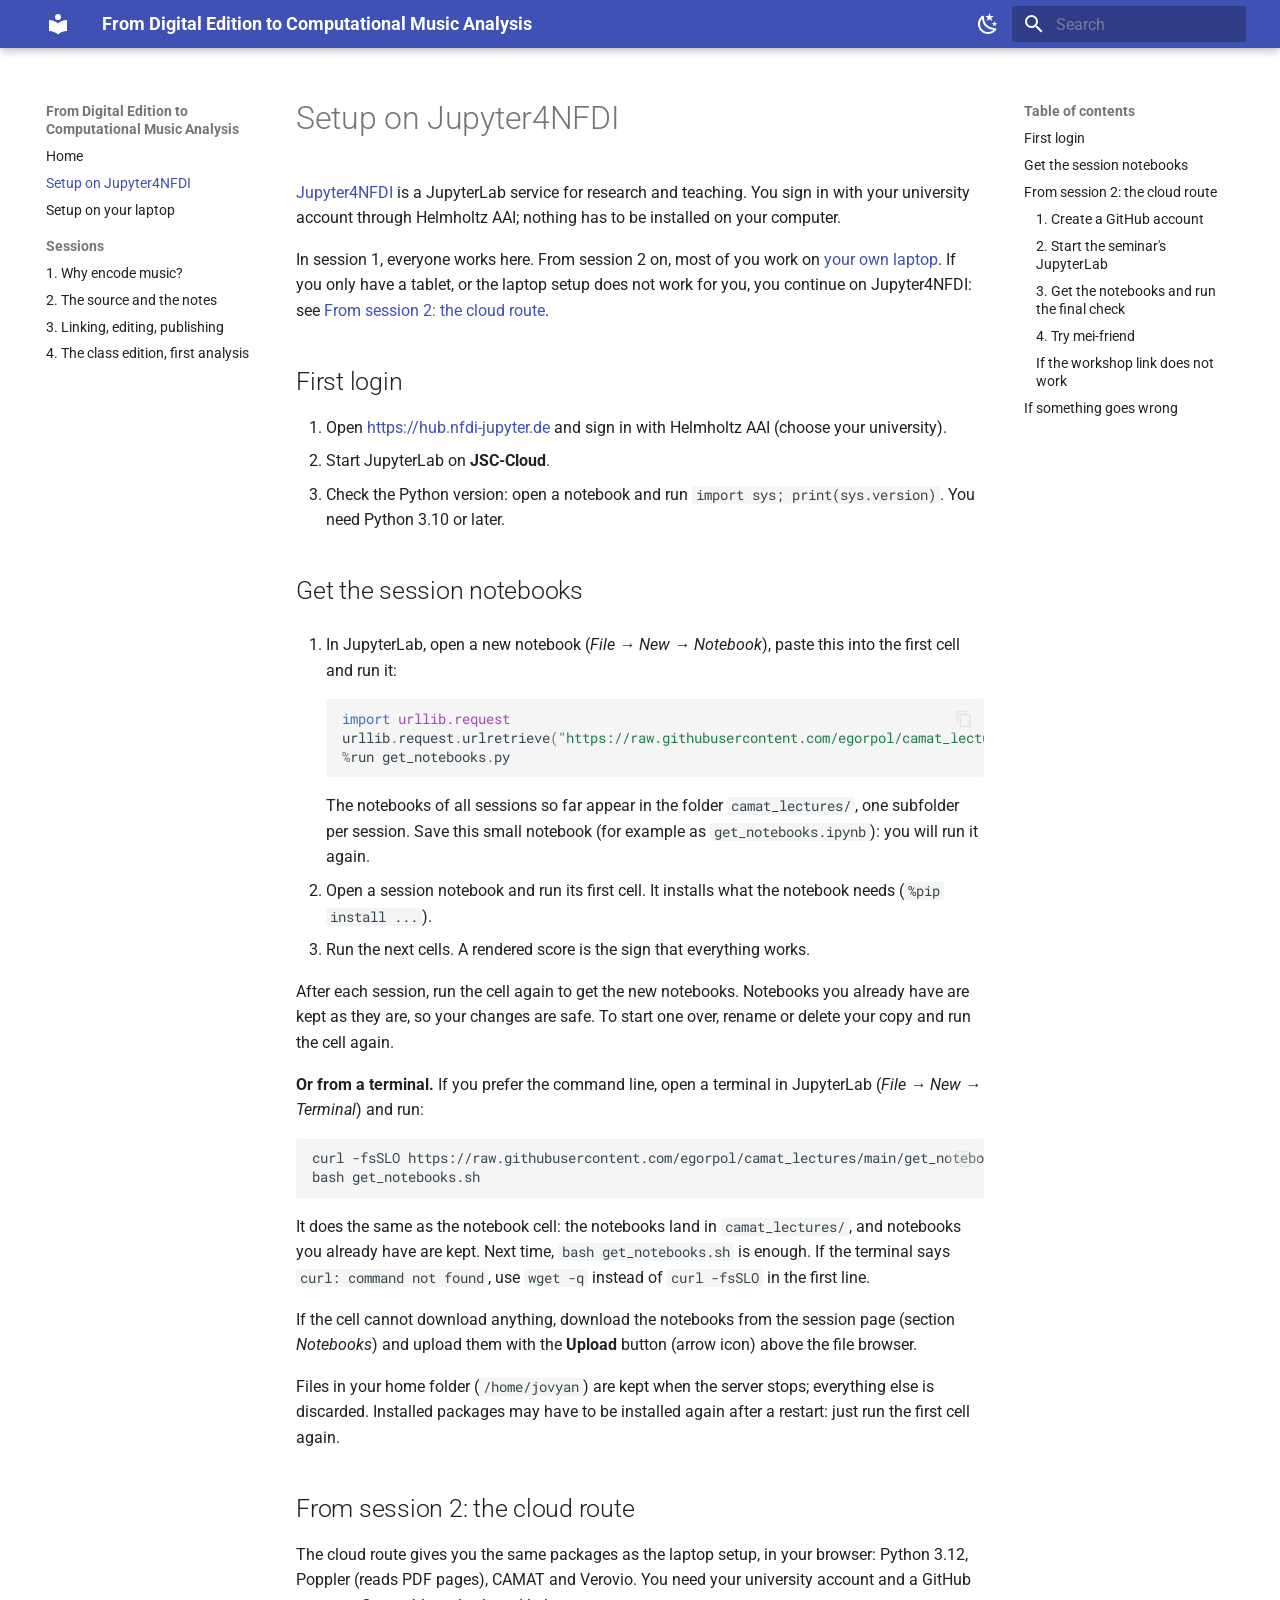
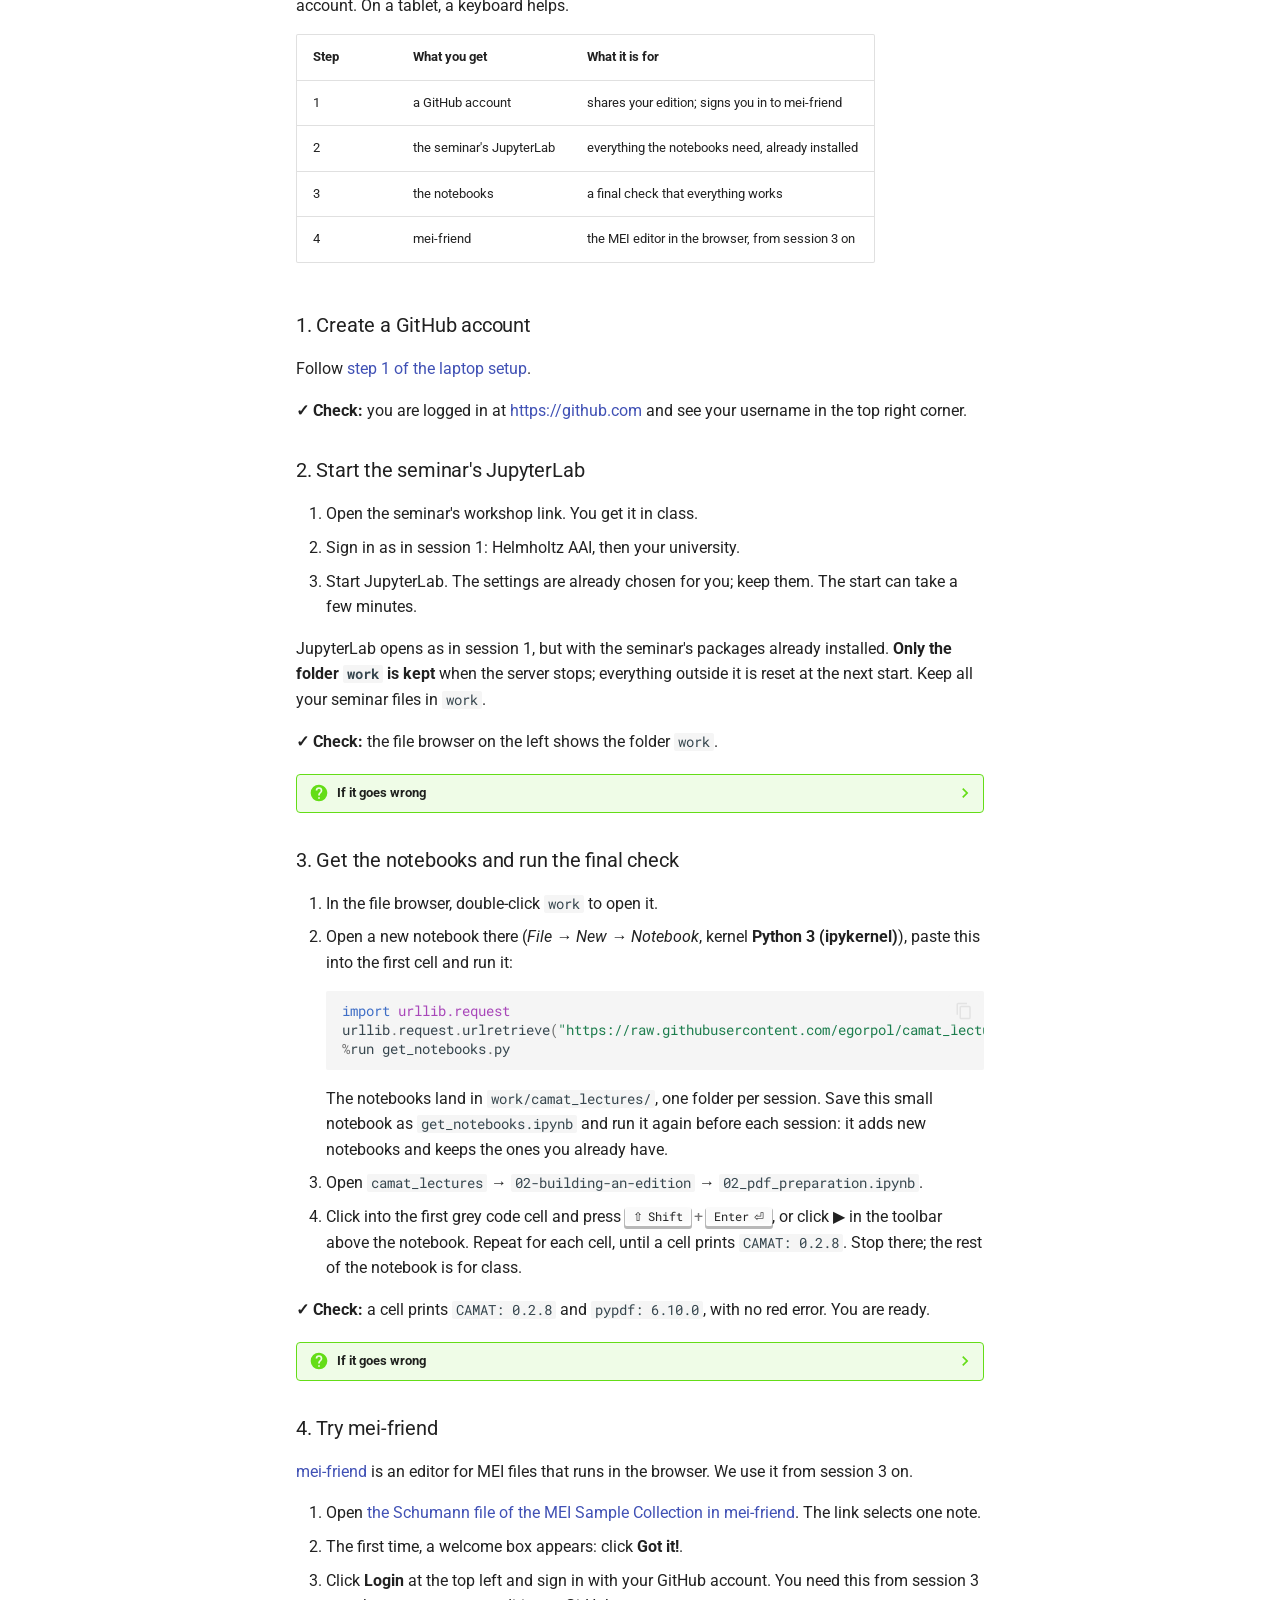
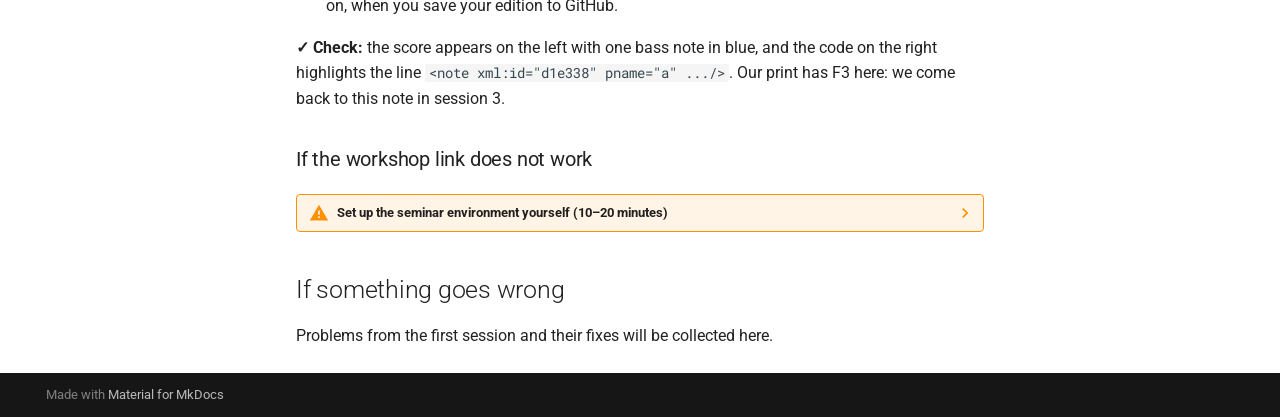
<file: setup/index.html>
<!doctype html>
<html lang="en" class="no-js">
  <head>
    
      <meta charset="utf-8">
      <meta name="viewport" content="width=device-width,initial-scale=1">
      
        <meta name="description" content="Seminar materials: music encoding, Verovio and tools for analysing notated music (WS 2026/27)">
      
      
        <meta name="author" content="Egor Polyakov">
      
      
        <link rel="canonical" href="https://egorpol.github.io/camat_lectures/setup/">
      
      
        <link rel="prev" href="..">
      
      
        <link rel="next" href="../setup-laptop/">
      
      
        
      
      
      <link rel="icon" href="../assets/images/favicon.png">
      <meta name="generator" content="mkdocs-1.6.1, mkdocs-material-9.7.7">
    
    
      
        <title>Setup on Jupyter4NFDI - From Digital Edition to Computational Music Analysis</title>
      
    
    
      <link rel="stylesheet" href="../assets/stylesheets/main.ec1eaa64.min.css">
      
        
        <link rel="stylesheet" href="../assets/stylesheets/palette.ab4e12ef.min.css">
      
      


    
    
      
    
    
      
        
        
        <link rel="preconnect" href="https://fonts.gstatic.com" crossorigin>
        <link rel="stylesheet" href="https://fonts.googleapis.com/css?family=Roboto:300,300i,400,400i,700,700i%7CRoboto+Mono:400,400i,700,700i&display=fallback">
        <style>:root{--md-text-font:"Roboto";--md-code-font:"Roboto Mono"}</style>
      
    
    
      <link rel="stylesheet" href="../stylesheets/demos.css">
    
    <script>__md_scope=new URL("..",location),__md_hash=e=>[...e].reduce(((e,_)=>(e<<5)-e+_.charCodeAt(0)),0),__md_get=(e,_=localStorage,t=__md_scope)=>JSON.parse(_.getItem(t.pathname+"."+e)),__md_set=(e,_,t=localStorage,a=__md_scope)=>{try{t.setItem(a.pathname+"."+e,JSON.stringify(_))}catch(e){}}</script>
    
      

    
    
  </head>
  
  
    
    
      
    
    
    
    
    <body dir="ltr" data-md-color-scheme="default" data-md-color-primary="indigo" data-md-color-accent="indigo">
  
    
    <input class="md-toggle" data-md-toggle="drawer" type="checkbox" id="__drawer" autocomplete="off">
    <input class="md-toggle" data-md-toggle="search" type="checkbox" id="__search" autocomplete="off">
    <label class="md-overlay" for="__drawer"></label>
    <div data-md-component="skip">
      
        
        <a href="#setup-on-jupyter4nfdi" class="md-skip">
          Skip to content
        </a>
      
    </div>
    <div data-md-component="announce">
      
    </div>
    
    
      

  

<header class="md-header md-header--shadow" data-md-component="header">
  <nav class="md-header__inner md-grid" aria-label="Header">
    <a href=".." title="From Digital Edition to Computational Music Analysis" class="md-header__button md-logo" aria-label="From Digital Edition to Computational Music Analysis" data-md-component="logo">
      
  
  <svg xmlns="http://www.w3.org/2000/svg" viewBox="0 0 24 24"><path d="M12 8a3 3 0 0 0 3-3 3 3 0 0 0-3-3 3 3 0 0 0-3 3 3 3 0 0 0 3 3m0 3.54C9.64 9.35 6.5 8 3 8v11c3.5 0 6.64 1.35 9 3.54 2.36-2.19 5.5-3.54 9-3.54V8c-3.5 0-6.64 1.35-9 3.54"/></svg>

    </a>
    <label class="md-header__button md-icon" for="__drawer">
      
      <svg xmlns="http://www.w3.org/2000/svg" viewBox="0 0 24 24"><path d="M3 6h18v2H3zm0 5h18v2H3zm0 5h18v2H3z"/></svg>
    </label>
    <div class="md-header__title" data-md-component="header-title">
      <div class="md-header__ellipsis">
        <div class="md-header__topic">
          <span class="md-ellipsis">
            From Digital Edition to Computational Music Analysis
          </span>
        </div>
        <div class="md-header__topic" data-md-component="header-topic">
          <span class="md-ellipsis">
            
              Setup on Jupyter4NFDI
            
          </span>
        </div>
      </div>
    </div>
    
      
        <form class="md-header__option" data-md-component="palette">
  
    
    
    
    <input class="md-option" data-md-color-media="(prefers-color-scheme: light)" data-md-color-scheme="default" data-md-color-primary="indigo" data-md-color-accent="indigo"  aria-label="Dark mode"  type="radio" name="__palette" id="__palette_0">
    
      <label class="md-header__button md-icon" title="Dark mode" for="__palette_1" hidden>
        <svg xmlns="http://www.w3.org/2000/svg" viewBox="0 0 24 24"><path d="m17.75 4.09-2.53 1.94.91 3.06-2.63-1.81-2.63 1.81.91-3.06-2.53-1.94L12.44 4l1.06-3 1.06 3zm3.5 6.91-1.64 1.25.59 1.98-1.7-1.17-1.7 1.17.59-1.98L15.75 11l2.06-.05L18.5 9l.69 1.95zm-2.28 4.95c.83-.08 1.72 1.1 1.19 1.85-.32.45-.66.87-1.08 1.27C15.17 23 8.84 23 4.94 19.07c-3.91-3.9-3.91-10.24 0-14.14.4-.4.82-.76 1.27-1.08.75-.53 1.93.36 1.85 1.19-.27 2.86.69 5.83 2.89 8.02a9.96 9.96 0 0 0 8.02 2.89m-1.64 2.02a12.08 12.08 0 0 1-7.8-3.47c-2.17-2.19-3.33-5-3.49-7.82-2.81 3.14-2.7 7.96.31 10.98 3.02 3.01 7.84 3.12 10.98.31"/></svg>
      </label>
    
  
    
    
    
    <input class="md-option" data-md-color-media="(prefers-color-scheme: dark)" data-md-color-scheme="slate" data-md-color-primary="indigo" data-md-color-accent="indigo"  aria-label="Light mode"  type="radio" name="__palette" id="__palette_1">
    
      <label class="md-header__button md-icon" title="Light mode" for="__palette_0" hidden>
        <svg xmlns="http://www.w3.org/2000/svg" viewBox="0 0 24 24"><path d="M12 7a5 5 0 0 1 5 5 5 5 0 0 1-5 5 5 5 0 0 1-5-5 5 5 0 0 1 5-5m0 2a3 3 0 0 0-3 3 3 3 0 0 0 3 3 3 3 0 0 0 3-3 3 3 0 0 0-3-3m0-7 2.39 3.42C13.65 5.15 12.84 5 12 5s-1.65.15-2.39.42zM3.34 7l4.16-.35A7.2 7.2 0 0 0 5.94 8.5c-.44.74-.69 1.5-.83 2.29zm.02 10 1.76-3.77a7.131 7.131 0 0 0 2.38 4.14zM20.65 7l-1.77 3.79a7.02 7.02 0 0 0-2.38-4.15zm-.01 10-4.14.36c.59-.51 1.12-1.14 1.54-1.86.42-.73.69-1.5.83-2.29zM12 22l-2.41-3.44c.74.27 1.55.44 2.41.44.82 0 1.63-.17 2.37-.44z"/></svg>
      </label>
    
  
</form>
      
    
    
      <script>var palette=__md_get("__palette");if(palette&&palette.color){if("(prefers-color-scheme)"===palette.color.media){var media=matchMedia("(prefers-color-scheme: light)"),input=document.querySelector(media.matches?"[data-md-color-media='(prefers-color-scheme: light)']":"[data-md-color-media='(prefers-color-scheme: dark)']");palette.color.media=input.getAttribute("data-md-color-media"),palette.color.scheme=input.getAttribute("data-md-color-scheme"),palette.color.primary=input.getAttribute("data-md-color-primary"),palette.color.accent=input.getAttribute("data-md-color-accent")}for(var[key,value]of Object.entries(palette.color))document.body.setAttribute("data-md-color-"+key,value)}</script>
    
    
    
      
      
        <label class="md-header__button md-icon" for="__search">
          
          <svg xmlns="http://www.w3.org/2000/svg" viewBox="0 0 24 24"><path d="M9.5 3A6.5 6.5 0 0 1 16 9.5c0 1.61-.59 3.09-1.56 4.23l.27.27h.79l5 5-1.5 1.5-5-5v-.79l-.27-.27A6.52 6.52 0 0 1 9.5 16 6.5 6.5 0 0 1 3 9.5 6.5 6.5 0 0 1 9.5 3m0 2C7 5 5 7 5 9.5S7 14 9.5 14 14 12 14 9.5 12 5 9.5 5"/></svg>
        </label>
        <div class="md-search" data-md-component="search" role="dialog">
  <label class="md-search__overlay" for="__search"></label>
  <div class="md-search__inner" role="search">
    <form class="md-search__form" name="search">
      <input type="text" class="md-search__input" name="query" aria-label="Search" placeholder="Search" autocapitalize="off" autocorrect="off" autocomplete="off" spellcheck="false" data-md-component="search-query" required>
      <label class="md-search__icon md-icon" for="__search">
        
        <svg xmlns="http://www.w3.org/2000/svg" viewBox="0 0 24 24"><path d="M9.5 3A6.5 6.5 0 0 1 16 9.5c0 1.61-.59 3.09-1.56 4.23l.27.27h.79l5 5-1.5 1.5-5-5v-.79l-.27-.27A6.52 6.52 0 0 1 9.5 16 6.5 6.5 0 0 1 3 9.5 6.5 6.5 0 0 1 9.5 3m0 2C7 5 5 7 5 9.5S7 14 9.5 14 14 12 14 9.5 12 5 9.5 5"/></svg>
        
        <svg xmlns="http://www.w3.org/2000/svg" viewBox="0 0 24 24"><path d="M20 11v2H8l5.5 5.5-1.42 1.42L4.16 12l7.92-7.92L13.5 5.5 8 11z"/></svg>
      </label>
      <nav class="md-search__options" aria-label="Search">
        
        <button type="reset" class="md-search__icon md-icon" title="Clear" aria-label="Clear" tabindex="-1">
          
          <svg xmlns="http://www.w3.org/2000/svg" viewBox="0 0 24 24"><path d="M19 6.41 17.59 5 12 10.59 6.41 5 5 6.41 10.59 12 5 17.59 6.41 19 12 13.41 17.59 19 19 17.59 13.41 12z"/></svg>
        </button>
      </nav>
      
    </form>
    <div class="md-search__output">
      <div class="md-search__scrollwrap" tabindex="0" data-md-scrollfix>
        <div class="md-search-result" data-md-component="search-result">
          <div class="md-search-result__meta">
            Initializing search
          </div>
          <ol class="md-search-result__list" role="presentation"></ol>
        </div>
      </div>
    </div>
  </div>
</div>
      
    
    
  </nav>
  
</header>
    
    <div class="md-container" data-md-component="container">
      
      
        
          
        
      
      <main class="md-main" data-md-component="main">
        <div class="md-main__inner md-grid">
          
            
              
              <div class="md-sidebar md-sidebar--primary" data-md-component="sidebar" data-md-type="navigation" >
                <div class="md-sidebar__scrollwrap">
                  <div class="md-sidebar__inner">
                    



<nav class="md-nav md-nav--primary" aria-label="Navigation" data-md-level="0">
  <label class="md-nav__title" for="__drawer">
    <a href=".." title="From Digital Edition to Computational Music Analysis" class="md-nav__button md-logo" aria-label="From Digital Edition to Computational Music Analysis" data-md-component="logo">
      
  
  <svg xmlns="http://www.w3.org/2000/svg" viewBox="0 0 24 24"><path d="M12 8a3 3 0 0 0 3-3 3 3 0 0 0-3-3 3 3 0 0 0-3 3 3 3 0 0 0 3 3m0 3.54C9.64 9.35 6.5 8 3 8v11c3.5 0 6.64 1.35 9 3.54 2.36-2.19 5.5-3.54 9-3.54V8c-3.5 0-6.64 1.35-9 3.54"/></svg>

    </a>
    From Digital Edition to Computational Music Analysis
  </label>
  
  <ul class="md-nav__list" data-md-scrollfix>
    
      
      
  
  
  
  
    <li class="md-nav__item">
      <a href=".." class="md-nav__link">
        
  
  
  <span class="md-ellipsis">
    
  
    Home
  

    
  </span>
  
  

      </a>
    </li>
  

    
      
      
  
  
    
  
  
  
    <li class="md-nav__item md-nav__item--active">
      
      <input class="md-nav__toggle md-toggle" type="checkbox" id="__toc">
      
      
        
      
      
        <label class="md-nav__link md-nav__link--active" for="__toc">
          
  
  
  <span class="md-ellipsis">
    
  
    Setup on Jupyter4NFDI
  

    
  </span>
  
  

          <span class="md-nav__icon md-icon"></span>
        </label>
      
      <a href="./" class="md-nav__link md-nav__link--active">
        
  
  
  <span class="md-ellipsis">
    
  
    Setup on Jupyter4NFDI
  

    
  </span>
  
  

      </a>
      
        

<nav class="md-nav md-nav--secondary" aria-label="Table of contents">
  
  
  
    
  
  
    <label class="md-nav__title" for="__toc">
      <span class="md-nav__icon md-icon"></span>
      Table of contents
    </label>
    <ul class="md-nav__list" data-md-component="toc" data-md-scrollfix>
      
        <li class="md-nav__item">
  <a href="#first-login" class="md-nav__link">
    <span class="md-ellipsis">
      
        First login
      
    </span>
  </a>
  
</li>
      
        <li class="md-nav__item">
  <a href="#get-the-session-notebooks" class="md-nav__link">
    <span class="md-ellipsis">
      
        Get the session notebooks
      
    </span>
  </a>
  
</li>
      
        <li class="md-nav__item">
  <a href="#from-session-2-the-cloud-route" class="md-nav__link">
    <span class="md-ellipsis">
      
        From session 2: the cloud route
      
    </span>
  </a>
  
    <nav class="md-nav" aria-label="From session 2: the cloud route">
      <ul class="md-nav__list">
        
          <li class="md-nav__item">
  <a href="#1-create-a-github-account" class="md-nav__link">
    <span class="md-ellipsis">
      
        1. Create a GitHub account
      
    </span>
  </a>
  
</li>
        
          <li class="md-nav__item">
  <a href="#2-start-the-seminars-jupyterlab" class="md-nav__link">
    <span class="md-ellipsis">
      
        2. Start the seminar's JupyterLab
      
    </span>
  </a>
  
</li>
        
          <li class="md-nav__item">
  <a href="#3-get-the-notebooks-and-run-the-final-check" class="md-nav__link">
    <span class="md-ellipsis">
      
        3. Get the notebooks and run the final check
      
    </span>
  </a>
  
</li>
        
          <li class="md-nav__item">
  <a href="#4-try-mei-friend" class="md-nav__link">
    <span class="md-ellipsis">
      
        4. Try mei-friend
      
    </span>
  </a>
  
</li>
        
          <li class="md-nav__item">
  <a href="#if-the-workshop-link-does-not-work" class="md-nav__link">
    <span class="md-ellipsis">
      
        If the workshop link does not work
      
    </span>
  </a>
  
</li>
        
      </ul>
    </nav>
  
</li>
      
        <li class="md-nav__item">
  <a href="#if-something-goes-wrong" class="md-nav__link">
    <span class="md-ellipsis">
      
        If something goes wrong
      
    </span>
  </a>
  
</li>
      
    </ul>
  
</nav>
      
    </li>
  

    
      
      
  
  
  
  
    <li class="md-nav__item">
      <a href="../setup-laptop/" class="md-nav__link">
        
  
  
  <span class="md-ellipsis">
    
  
    Setup on your laptop
  

    
  </span>
  
  

      </a>
    </li>
  

    
      
      
  
  
  
  
    
    
    
    
      
        
        
      
    
    
    <li class="md-nav__item md-nav__item--section md-nav__item--nested">
      
        
        
        <input class="md-nav__toggle md-toggle " type="checkbox" id="__nav_4" >
        
          
          <label class="md-nav__link" for="__nav_4" id="__nav_4_label" tabindex="">
            
  
  
  <span class="md-ellipsis">
    
  
    Sessions
  

    
  </span>
  
  

            <span class="md-nav__icon md-icon"></span>
          </label>
        
        <nav class="md-nav" data-md-level="1" aria-labelledby="__nav_4_label" aria-expanded="false">
          <label class="md-nav__title" for="__nav_4">
            <span class="md-nav__icon md-icon"></span>
            
  
    Sessions
  

          </label>
          <ul class="md-nav__list" data-md-scrollfix>
            
              
                
  
  
  
  
    <li class="md-nav__item">
      <a href="../sessions/01-why-encode-music/" class="md-nav__link">
        
  
  
  <span class="md-ellipsis">
    
  
    1. Why encode music?
  

    
  </span>
  
  

      </a>
    </li>
  

              
            
              
                
  
  
  
  
    <li class="md-nav__item">
      <a href="../sessions/02-building-an-edition/" class="md-nav__link">
        
  
  
  <span class="md-ellipsis">
    
  
    2. The source and the notes
  

    
  </span>
  
  

      </a>
    </li>
  

              
            
              
                
  
  
  
  
    <li class="md-nav__item">
      <a href="../sessions/03-linking-and-editing/" class="md-nav__link">
        
  
  
  <span class="md-ellipsis">
    
  
    3. Linking, editing, publishing
  

    
  </span>
  
  

      </a>
    </li>
  

              
            
              
                
  
  
  
  
    <li class="md-nav__item">
      <a href="../sessions/04-publishing-and-analysis/" class="md-nav__link">
        
  
  
  <span class="md-ellipsis">
    
  
    4. The class edition, first analysis
  

    
  </span>
  
  

      </a>
    </li>
  

              
            
          </ul>
        </nav>
      
    </li>
  

    
  </ul>
</nav>
                  </div>
                </div>
              </div>
            
            
              
              <div class="md-sidebar md-sidebar--secondary" data-md-component="sidebar" data-md-type="toc" >
                <div class="md-sidebar__scrollwrap">
                  <div class="md-sidebar__inner">
                    

<nav class="md-nav md-nav--secondary" aria-label="Table of contents">
  
  
  
    
  
  
    <label class="md-nav__title" for="__toc">
      <span class="md-nav__icon md-icon"></span>
      Table of contents
    </label>
    <ul class="md-nav__list" data-md-component="toc" data-md-scrollfix>
      
        <li class="md-nav__item">
  <a href="#first-login" class="md-nav__link">
    <span class="md-ellipsis">
      
        First login
      
    </span>
  </a>
  
</li>
      
        <li class="md-nav__item">
  <a href="#get-the-session-notebooks" class="md-nav__link">
    <span class="md-ellipsis">
      
        Get the session notebooks
      
    </span>
  </a>
  
</li>
      
        <li class="md-nav__item">
  <a href="#from-session-2-the-cloud-route" class="md-nav__link">
    <span class="md-ellipsis">
      
        From session 2: the cloud route
      
    </span>
  </a>
  
    <nav class="md-nav" aria-label="From session 2: the cloud route">
      <ul class="md-nav__list">
        
          <li class="md-nav__item">
  <a href="#1-create-a-github-account" class="md-nav__link">
    <span class="md-ellipsis">
      
        1. Create a GitHub account
      
    </span>
  </a>
  
</li>
        
          <li class="md-nav__item">
  <a href="#2-start-the-seminars-jupyterlab" class="md-nav__link">
    <span class="md-ellipsis">
      
        2. Start the seminar's JupyterLab
      
    </span>
  </a>
  
</li>
        
          <li class="md-nav__item">
  <a href="#3-get-the-notebooks-and-run-the-final-check" class="md-nav__link">
    <span class="md-ellipsis">
      
        3. Get the notebooks and run the final check
      
    </span>
  </a>
  
</li>
        
          <li class="md-nav__item">
  <a href="#4-try-mei-friend" class="md-nav__link">
    <span class="md-ellipsis">
      
        4. Try mei-friend
      
    </span>
  </a>
  
</li>
        
          <li class="md-nav__item">
  <a href="#if-the-workshop-link-does-not-work" class="md-nav__link">
    <span class="md-ellipsis">
      
        If the workshop link does not work
      
    </span>
  </a>
  
</li>
        
      </ul>
    </nav>
  
</li>
      
        <li class="md-nav__item">
  <a href="#if-something-goes-wrong" class="md-nav__link">
    <span class="md-ellipsis">
      
        If something goes wrong
      
    </span>
  </a>
  
</li>
      
    </ul>
  
</nav>
                  </div>
                </div>
              </div>
            
          
          
            <div class="md-content" data-md-component="content">
              
              <article class="md-content__inner md-typeset">
                
                  



<h1 id="setup-on-jupyter4nfdi">Setup on Jupyter4NFDI<a class="headerlink" href="#setup-on-jupyter4nfdi" title="Permanent link">&para;</a></h1>
<p><a href="https://hub.nfdi-jupyter.de">Jupyter4NFDI</a> is a JupyterLab service for research and teaching. You sign in with your university account through Helmholtz AAI; nothing has to be installed on your computer.</p>
<p>In session 1, everyone works here. From session 2 on, most of you work on <a href="../setup-laptop/">your own laptop</a>. If you only have a tablet, or the laptop setup does not work for you, you continue on Jupyter4NFDI: see <a href="#from-session-2-the-cloud-route">From session 2: the cloud route</a>.</p>
<h2 id="first-login">First login<a class="headerlink" href="#first-login" title="Permanent link">&para;</a></h2>
<ol>
<li>Open <a href="https://hub.nfdi-jupyter.de">https://hub.nfdi-jupyter.de</a> and sign in with Helmholtz AAI (choose your university).</li>
<li>Start JupyterLab on <strong>JSC-Cloud</strong>.</li>
<li>Check the Python version: open a notebook and run <code>import sys; print(sys.version)</code>. You need Python 3.10 or later.</li>
</ol>
<h2 id="get-the-session-notebooks">Get the session notebooks<a class="headerlink" href="#get-the-session-notebooks" title="Permanent link">&para;</a></h2>
<ol>
<li>
<p>In JupyterLab, open a new notebook (<em>File → New → Notebook</em>), paste this into the first cell and run it:</p>
<div class="highlight"><pre><span></span><code><span class="kn">import</span><span class="w"> </span><span class="nn">urllib.request</span>
<span class="n">urllib</span><span class="o">.</span><span class="n">request</span><span class="o">.</span><span class="n">urlretrieve</span><span class="p">(</span><span class="s2">"https://raw.githubusercontent.com/egorpol/camat_lectures/main/get_notebooks.py"</span><span class="p">,</span> <span class="s2">"get_notebooks.py"</span><span class="p">)</span>
<span class="o">%</span><span class="n">run</span> <span class="n">get_notebooks</span><span class="o">.</span><span class="n">py</span>
</code></pre></div>
<p>The notebooks of all sessions so far appear in the folder <code>camat_lectures/</code>, one subfolder per session. Save this small notebook (for example as <code>get_notebooks.ipynb</code>): you will run it again.</p>
</li>
<li>
<p>Open a session notebook and run its first cell. It installs what the notebook needs (<code>%pip install ...</code>).</p>
</li>
<li>Run the next cells. A rendered score is the sign that everything works.</li>
</ol>
<p>After each session, run the cell again to get the new notebooks. Notebooks you already have are kept as they are, so your changes are safe. To start one over, rename or delete your copy and run the cell again.</p>
<p><strong>Or from a terminal.</strong> If you prefer the command line, open a terminal in JupyterLab (<em>File → New → Terminal</em>) and run:</p>
<div class="highlight"><pre><span></span><code>curl<span class="w"> </span>-fsSLO<span class="w"> </span>https://raw.githubusercontent.com/egorpol/camat_lectures/main/get_notebooks.sh
bash<span class="w"> </span>get_notebooks.sh
</code></pre></div>
<p>It does the same as the notebook cell: the notebooks land in <code>camat_lectures/</code>, and notebooks you already have are kept. Next time, <code>bash get_notebooks.sh</code> is enough. If the terminal says <code>curl: command not found</code>, use <code>wget -q</code> instead of <code>curl -fsSLO</code> in the first line.</p>
<p>If the cell cannot download anything, download the notebooks from the session page (section <em>Notebooks</em>) and upload them with the <strong>Upload</strong> button (arrow icon) above the file browser.</p>
<p>Files in your home folder (<code>/home/jovyan</code>) are kept when the server stops; everything else is discarded. Installed packages may have to be installed again after a restart: just run the first cell again.</p>
<h2 id="from-session-2-the-cloud-route">From session 2: the cloud route<a class="headerlink" href="#from-session-2-the-cloud-route" title="Permanent link">&para;</a></h2>
<p>The cloud route gives you the same packages as the laptop setup, in your browser: Python 3.12, Poppler (reads PDF pages), CAMAT and Verovio. You need your university account and a GitHub account. On a tablet, a keyboard helps.</p>
<table>
<thead>
<tr>
<th>Step</th>
<th>What you get</th>
<th>What it is for</th>
</tr>
</thead>
<tbody>
<tr>
<td>1</td>
<td>a GitHub account</td>
<td>shares your edition; signs you in to mei-friend</td>
</tr>
<tr>
<td>2</td>
<td>the seminar's JupyterLab</td>
<td>everything the notebooks need, already installed</td>
</tr>
<tr>
<td>3</td>
<td>the notebooks</td>
<td>a final check that everything works</td>
</tr>
<tr>
<td>4</td>
<td>mei-friend</td>
<td>the MEI editor in the browser, from session 3 on</td>
</tr>
</tbody>
</table>
<h3 id="1-create-a-github-account">1. Create a GitHub account<a class="headerlink" href="#1-create-a-github-account" title="Permanent link">&para;</a></h3>
<p>Follow <a href="../setup-laptop/#1-create-a-github-account">step 1 of the laptop setup</a>.</p>
<p><strong>✓ Check:</strong> you are logged in at <a href="https://github.com">https://github.com</a> and see your username in the top right corner.</p>
<h3 id="2-start-the-seminars-jupyterlab">2. Start the seminar's JupyterLab<a class="headerlink" href="#2-start-the-seminars-jupyterlab" title="Permanent link">&para;</a></h3>
<ol>
<li>Open the seminar's workshop link. You get it in class.</li>
<li>Sign in as in session 1: Helmholtz AAI, then your university.</li>
<li>Start JupyterLab. The settings are already chosen for you; keep them. The start can take a few minutes.</li>
</ol>
<p>JupyterLab opens as in session 1, but with the seminar's packages already installed. <strong>Only the folder <code>work</code> is kept</strong> when the server stops; everything outside it is reset at the next start. Keep all your seminar files in <code>work</code>.</p>
<p><strong>✓ Check:</strong> the file browser on the left shows the folder <code>work</code>.</p>
<details class="question">
<summary>If it goes wrong</summary>
<ul>
<li><strong>The start fails or takes longer than 15 minutes:</strong> reload the page and start again. If it fails twice, tell the instructor; see also <a href="#if-the-workshop-link-does-not-work">If the workshop link does not work</a>.</li>
<li><strong>There is no folder <code>work</code>:</strong> tell the instructor before you go on. Without it, your files would not be kept.</li>
</ul>
</details>
<h3 id="3-get-the-notebooks-and-run-the-final-check">3. Get the notebooks and run the final check<a class="headerlink" href="#3-get-the-notebooks-and-run-the-final-check" title="Permanent link">&para;</a></h3>
<ol>
<li>In the file browser, double-click <code>work</code> to open it.</li>
<li>
<p>Open a new notebook there (<em>File → New → Notebook</em>, kernel <strong>Python 3 (ipykernel)</strong>), paste this into the first cell and run it:</p>
<div class="highlight"><pre><span></span><code><span class="kn">import</span><span class="w"> </span><span class="nn">urllib.request</span>
<span class="n">urllib</span><span class="o">.</span><span class="n">request</span><span class="o">.</span><span class="n">urlretrieve</span><span class="p">(</span><span class="s2">"https://raw.githubusercontent.com/egorpol/camat_lectures/main/get_notebooks.py"</span><span class="p">,</span> <span class="s2">"get_notebooks.py"</span><span class="p">)</span>
<span class="o">%</span><span class="n">run</span> <span class="n">get_notebooks</span><span class="o">.</span><span class="n">py</span>
</code></pre></div>
<p>The notebooks land in <code>work/camat_lectures/</code>, one folder per session. Save this small notebook as <code>get_notebooks.ipynb</code> and run it again before each session: it adds new notebooks and keeps the ones you already have.</p>
</li>
<li>
<p>Open <code>camat_lectures</code> → <code>02-building-an-edition</code> → <code>02_pdf_preparation.ipynb</code>.</p>
</li>
<li>Click into the first grey code cell and press <span class="keys"><kbd class="key-shift">Shift</kbd><span>+</span><kbd class="key-enter">Enter</kbd></span>, or click ▶ in the toolbar above the notebook. Repeat for each cell, until a cell prints <code>CAMAT: 0.2.8</code>. Stop there; the rest of the notebook is for class.</li>
</ol>
<p><strong>✓ Check:</strong> a cell prints <code>CAMAT: 0.2.8</code> and <code>pypdf: 6.10.0</code>, with no red error. You are ready.</p>
<details class="question">
<summary>If it goes wrong</summary>
<ul>
<li><strong><code>camat_lectures</code> appears outside <code>work</code>:</strong> the small notebook was not in <code>work</code>. Delete both, open <code>work</code>, and repeat point 2.</li>
<li><strong>"Poppler's pdftoppm is missing" or "No module named camat":</strong> this JupyterLab was not started from the workshop link. Open the workshop link again and start JupyterLab from there.</li>
</ul>
</details>
<h3 id="4-try-mei-friend">4. Try mei-friend<a class="headerlink" href="#4-try-mei-friend" title="Permanent link">&para;</a></h3>
<p><a href="https://mei-friend.mdw.ac.at/">mei-friend</a> is an editor for MEI files that runs in the browser. We use it from session 3 on.</p>
<ol>
<li>Open <a href="https://mei-friend.mdw.ac.at/?file=https://raw.githubusercontent.com/music-encoding/sample-encodings/e4a3c4dece588ae0bdb13e5cf956340dcd99b447/MEI_5.1/Music/Complete_examples/Schumann_Landmann_Op68_No10.mei&amp;select=d1e338">the Schumann file of the MEI Sample Collection in mei-friend</a>. The link selects one note.</li>
<li>The first time, a welcome box appears: click <strong>Got it!</strong>.</li>
<li>Click <strong>Login</strong> at the top left and sign in with your GitHub account. You need this from session 3 on, when you save your edition to GitHub.</li>
</ol>
<p><strong>✓ Check:</strong> the score appears on the left with one bass note in blue, and the code on the right highlights the line <code>&lt;note xml:id="d1e338" pname="a" .../&gt;</code>. Our print has F3 here: we come back to this note in session 3.</p>
<h3 id="if-the-workshop-link-does-not-work">If the workshop link does not work<a class="headerlink" href="#if-the-workshop-link-does-not-work" title="Permanent link">&para;</a></h3>
<details class="warning">
<summary>Set up the seminar environment yourself (10–20 minutes)</summary>
<p>Use this only if the instructor tells you to. It installs the same packages into your Jupyter4NFDI home folder, where they stay; you do it once.</p>
<ol>
<li>Start JupyterLab from <a href="https://hub.nfdi-jupyter.de">https://hub.nfdi-jupyter.de</a> on <strong>JSC-Cloud</strong>, as in session 1.</li>
<li>
<p>Open a terminal (<em>File → New → Terminal</em>) and run these three commands one at a time. The first two take several minutes each:</p>
<div class="highlight"><pre><span></span><code>conda<span class="w"> </span>create<span class="w"> </span>-y<span class="w"> </span>-p<span class="w"> </span>~/envs/seminar<span class="w"> </span>--override-channels<span class="w"> </span>-c<span class="w"> </span>conda-forge<span class="w"> </span><span class="nv">python</span><span class="o">=</span><span class="m">3</span>.12<span class="w"> </span>poppler<span class="w"> </span>ipykernel
~/envs/seminar/bin/python<span class="w"> </span>-m<span class="w"> </span>pip<span class="w"> </span>install<span class="w"> </span><span class="s2">"camat[validation,notebooks]==0.2.8"</span><span class="w"> </span><span class="nv">verovio</span><span class="o">==</span><span class="m">6</span>.3.0<span class="w"> </span><span class="nv">pypdf</span><span class="o">==</span><span class="m">6</span>.10.0
~/envs/seminar/bin/python<span class="w"> </span>-m<span class="w"> </span>ipykernel<span class="w"> </span>install<span class="w"> </span>--user<span class="w"> </span>--name<span class="w"> </span>seminar<span class="w"> </span>--display-name<span class="w"> </span><span class="s2">"Python (seminar)"</span><span class="w"> </span>--env<span class="w"> </span>PATH<span class="w"> </span><span class="s2">"</span><span class="nv">$HOME</span><span class="s2">/envs/seminar/bin:</span><span class="nv">$PATH</span><span class="s2">"</span>
</code></pre></div>
</li>
<li>
<p>Reload the browser tab. Get the notebooks as in <a href="#get-the-session-notebooks">Get the session notebooks</a> above; here your home folder is kept, so you do not need <code>work</code>.</p>
</li>
<li>Open <code>02_pdf_preparation.ipynb</code>, choose <em>Kernel → Change Kernel… → Python (seminar)</em>, and run the cells until <code>CAMAT: 0.2.8</code>.</li>
</ol>
<p>In every seminar notebook from session 2 on, choose the kernel <strong>Python (seminar)</strong>. The environment uses about 1.3 GB of your storage.</p>
</details>
<h2 id="if-something-goes-wrong">If something goes wrong<a class="headerlink" href="#if-something-goes-wrong" title="Permanent link">&para;</a></h2>
<p>Problems from the first session and their fixes will be collected here.</p>












                
              </article>
            </div>
          
          
  <script>var tabs=__md_get("__tabs");if(Array.isArray(tabs))e:for(var set of document.querySelectorAll(".tabbed-set")){var labels=set.querySelector(".tabbed-labels");for(var tab of tabs)for(var label of labels.getElementsByTagName("label"))if(label.innerText.trim()===tab){var input=document.getElementById(label.htmlFor);input.checked=!0;continue e}}</script>

<script>var target=document.getElementById(location.hash.slice(1));target&&target.name&&(target.checked=target.name.startsWith("__tabbed_"))</script>
        </div>
        
      </main>
      
        <footer class="md-footer">
  
  <div class="md-footer-meta md-typeset">
    <div class="md-footer-meta__inner md-grid">
      <div class="md-copyright">
  
  
    Made with
    <a href="https://squidfunk.github.io/mkdocs-material/" target="_blank" rel="noopener">
      Material for MkDocs
    </a>
  
</div>
      
    </div>
  </div>
</footer>
      
    </div>
    <div class="md-dialog" data-md-component="dialog">
      <div class="md-dialog__inner md-typeset"></div>
    </div>
    
    
    
      
      
      <script id="__config" type="application/json">{"annotate": null, "base": "..", "features": ["content.code.copy", "content.tabs.link", "navigation.sections", "toc.follow"], "search": "../assets/javascripts/workers/search.2c215733.min.js", "tags": null, "translations": {"clipboard.copied": "Copied to clipboard", "clipboard.copy": "Copy to clipboard", "search.result.more.one": "1 more on this page", "search.result.more.other": "# more on this page", "search.result.none": "No matching documents", "search.result.one": "1 matching document", "search.result.other": "# matching documents", "search.result.placeholder": "Type to start searching", "search.result.term.missing": "Missing", "select.version": "Select version"}, "version": null}</script>
    
    
      <script src="../assets/javascripts/bundle.d7400e89.min.js"></script>
      
        <script src="../javascripts/demos.js" type="module"></script>
      
    
  </body>
</html>
</file>
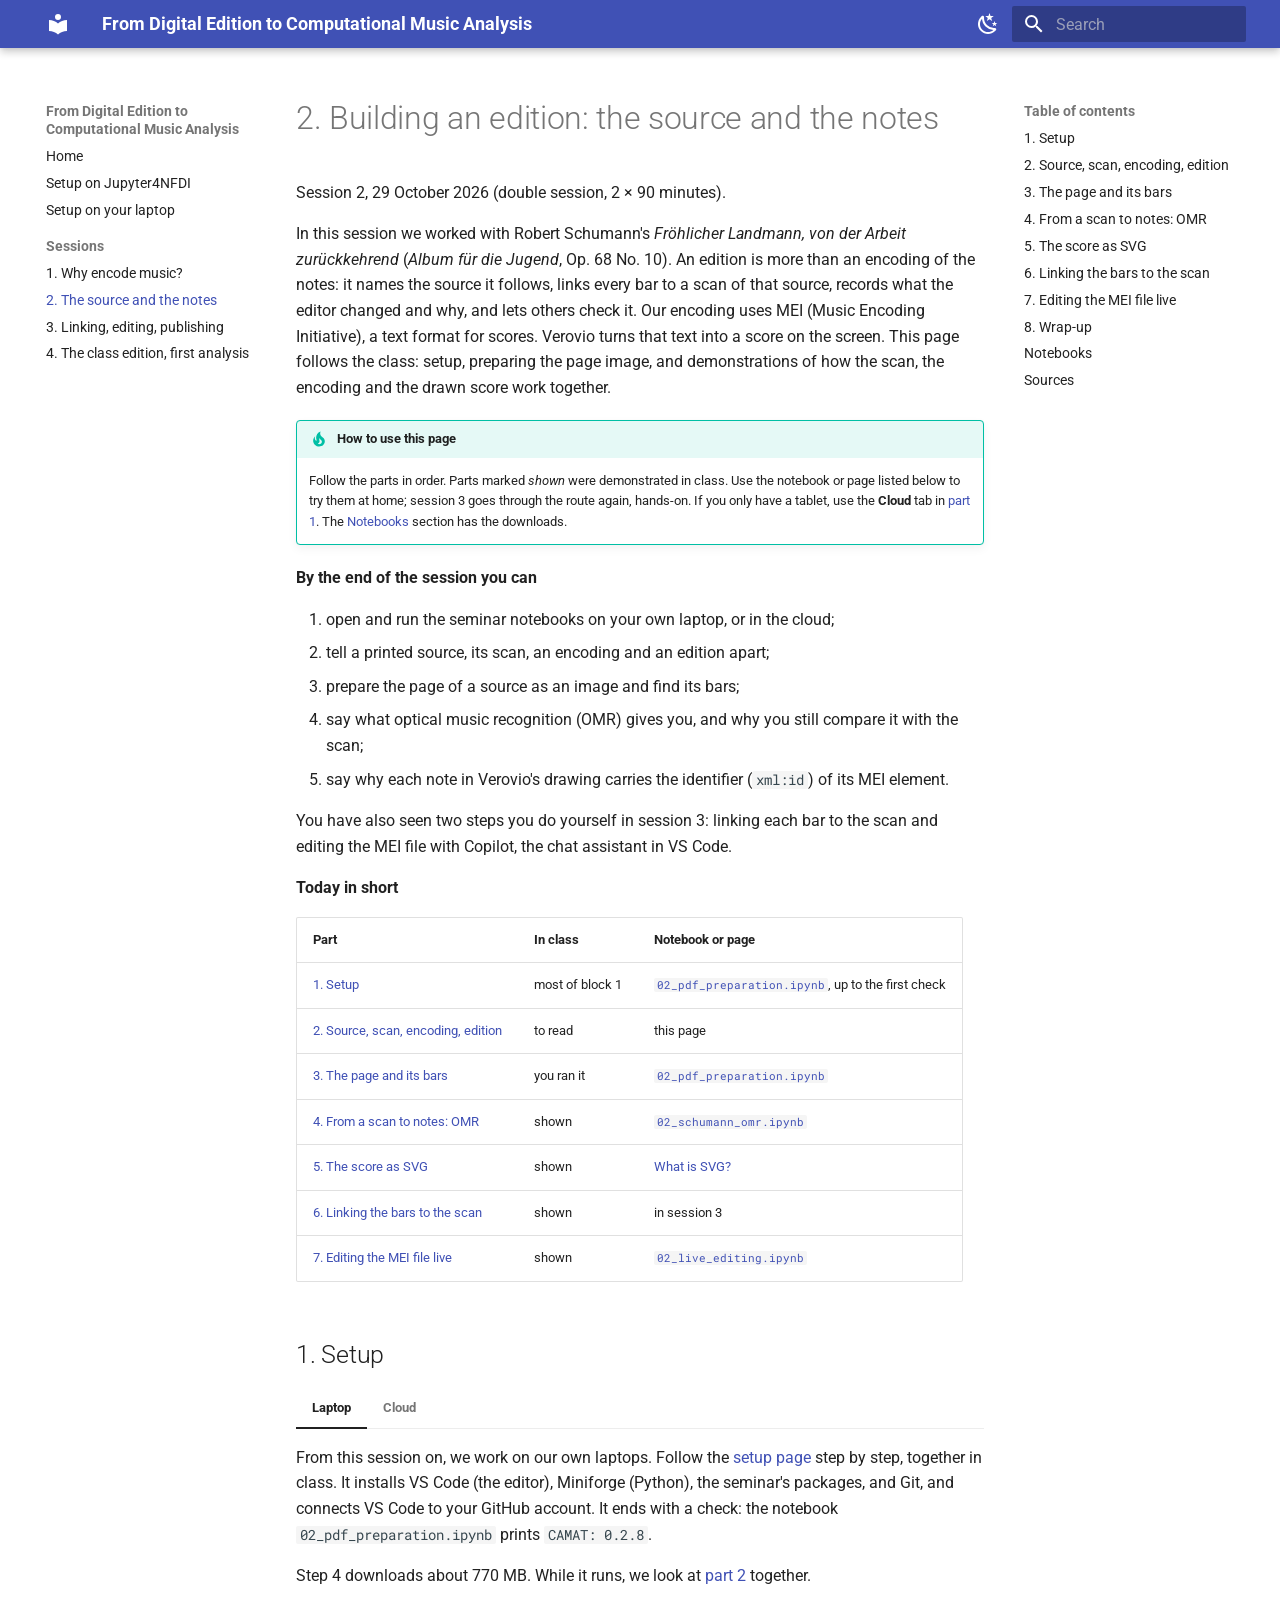
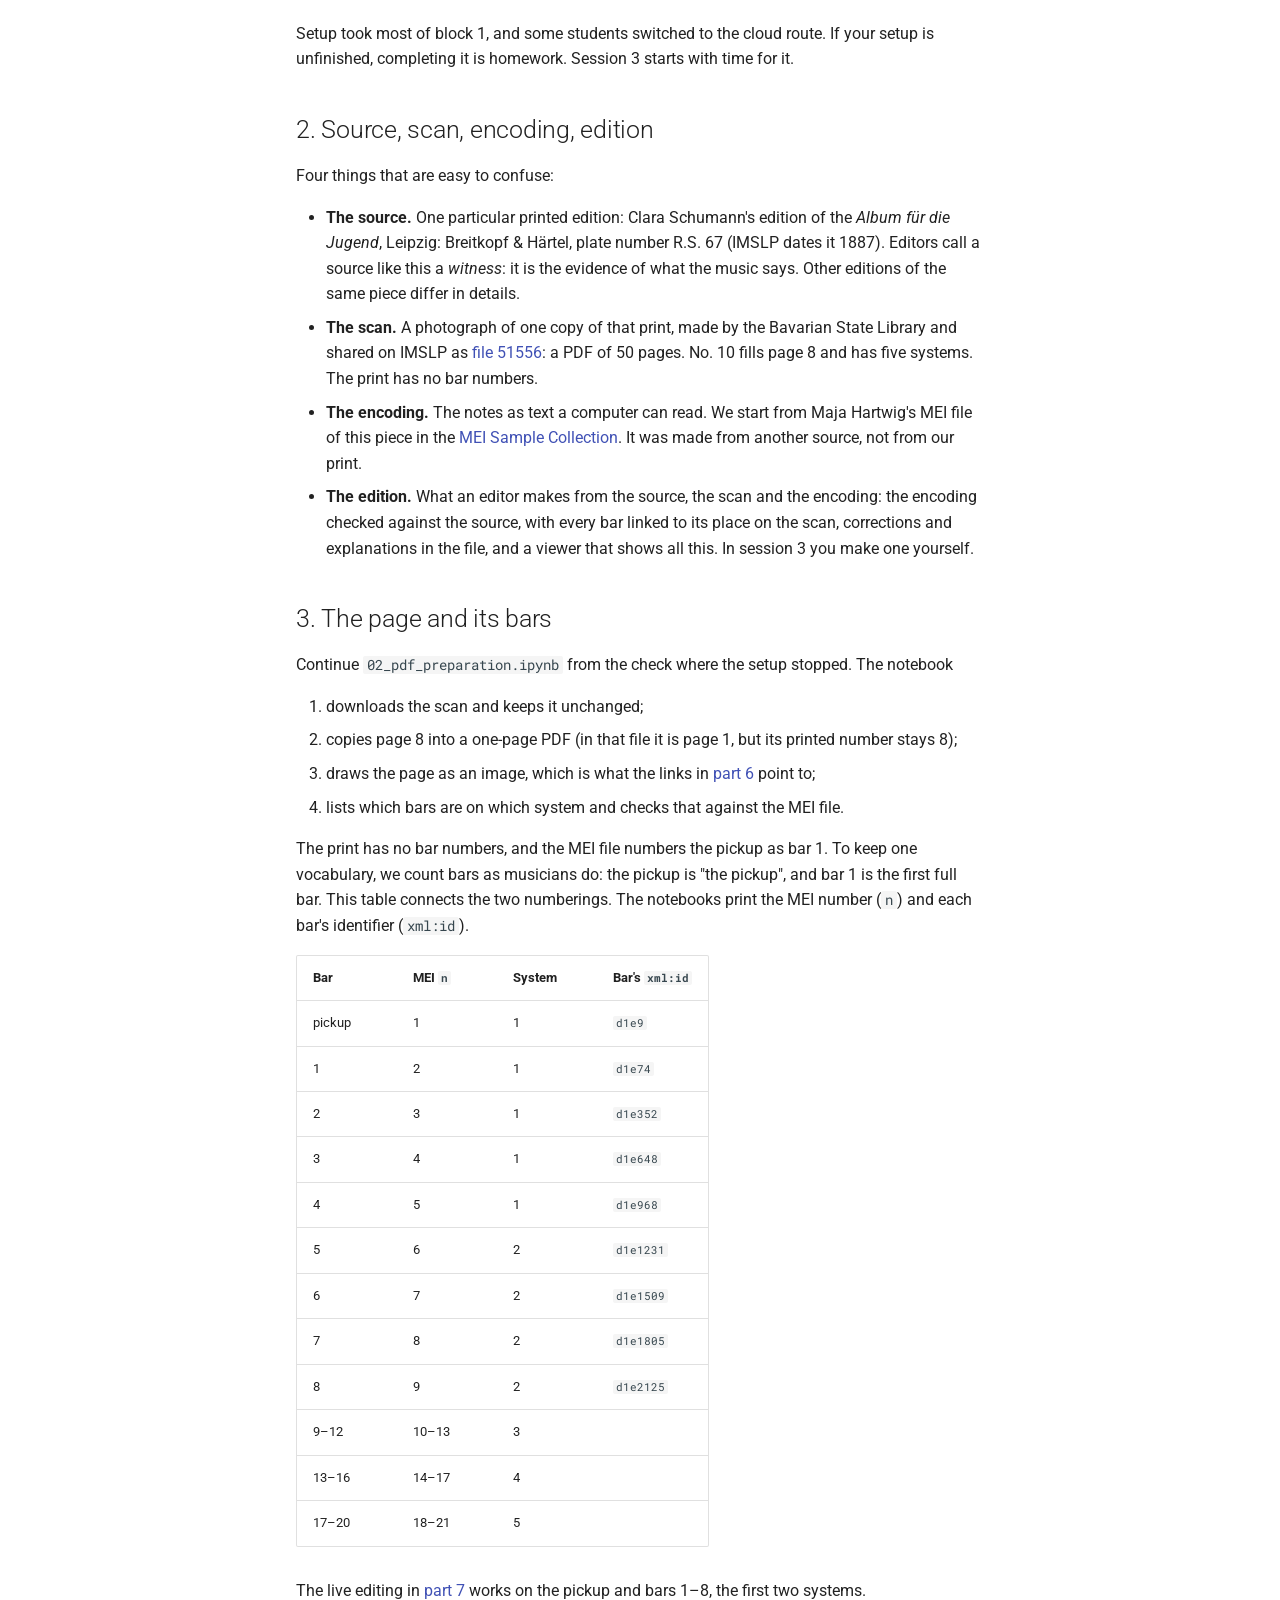
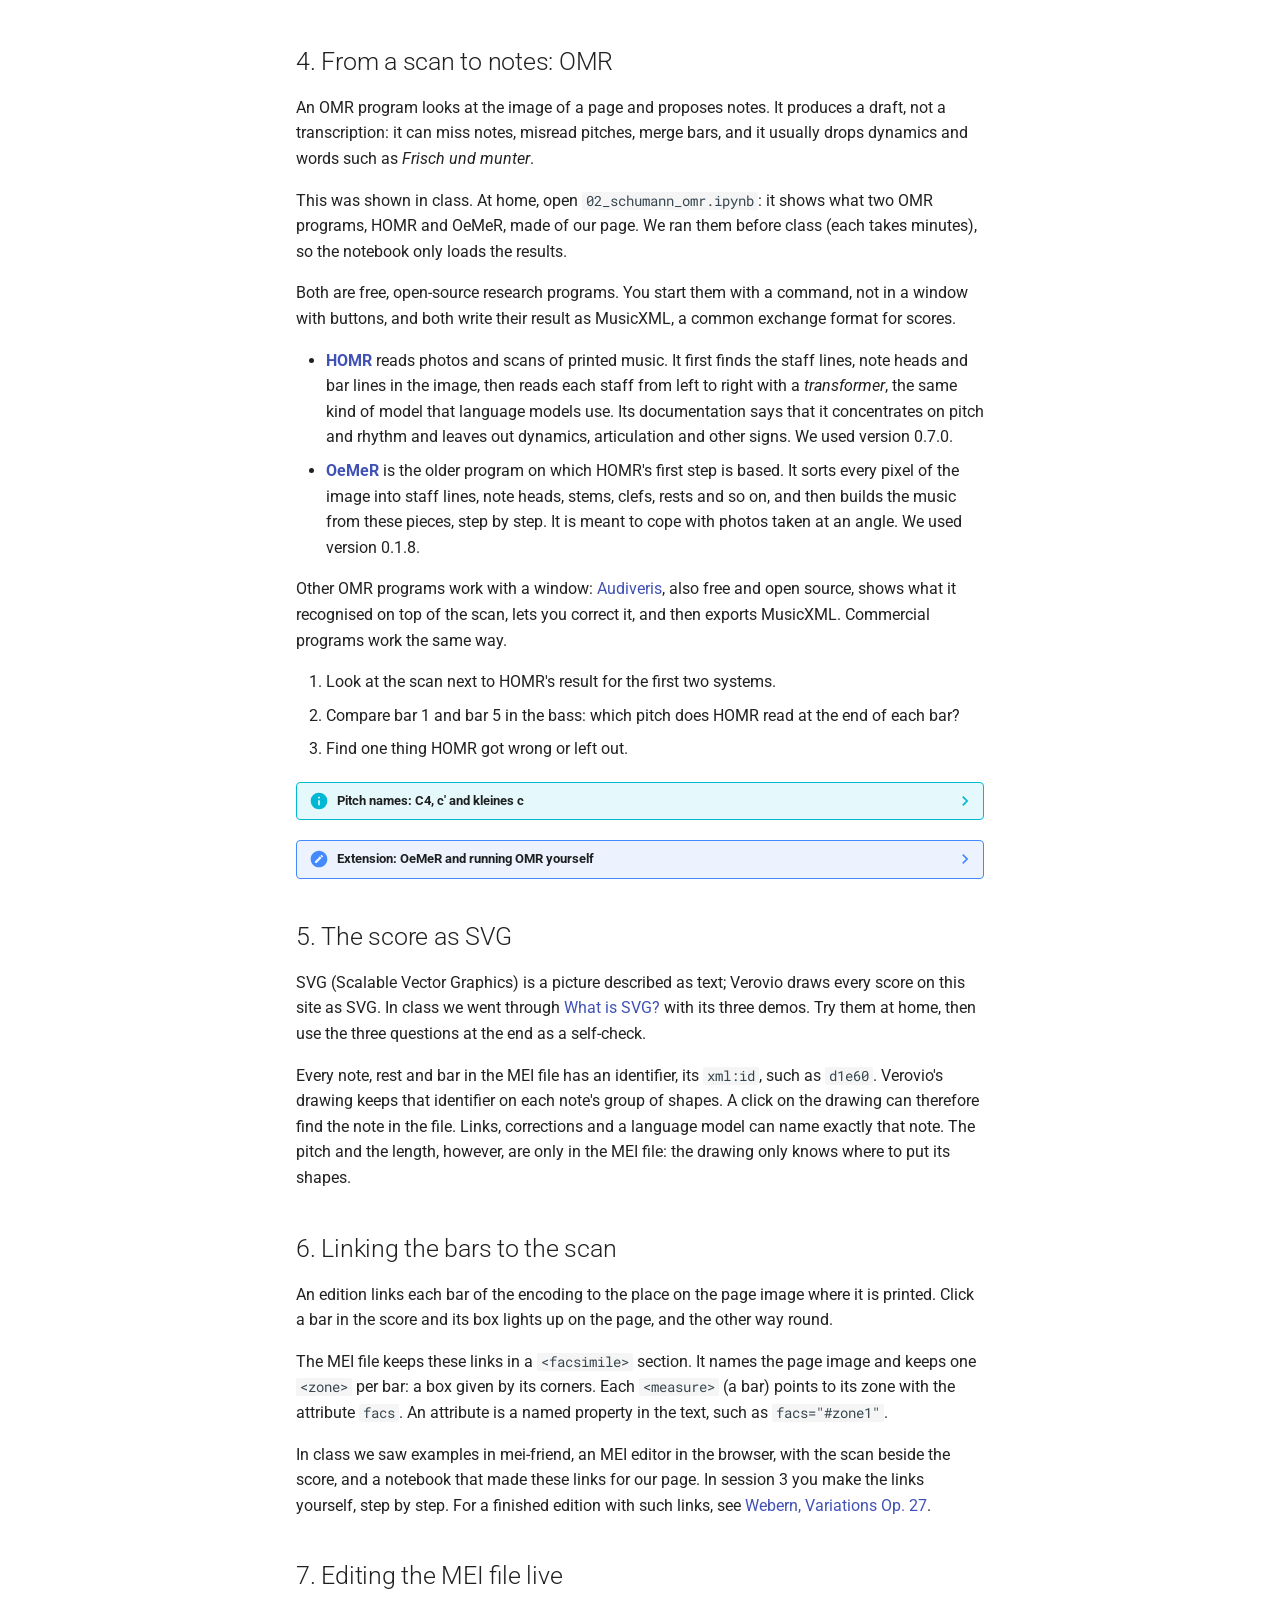
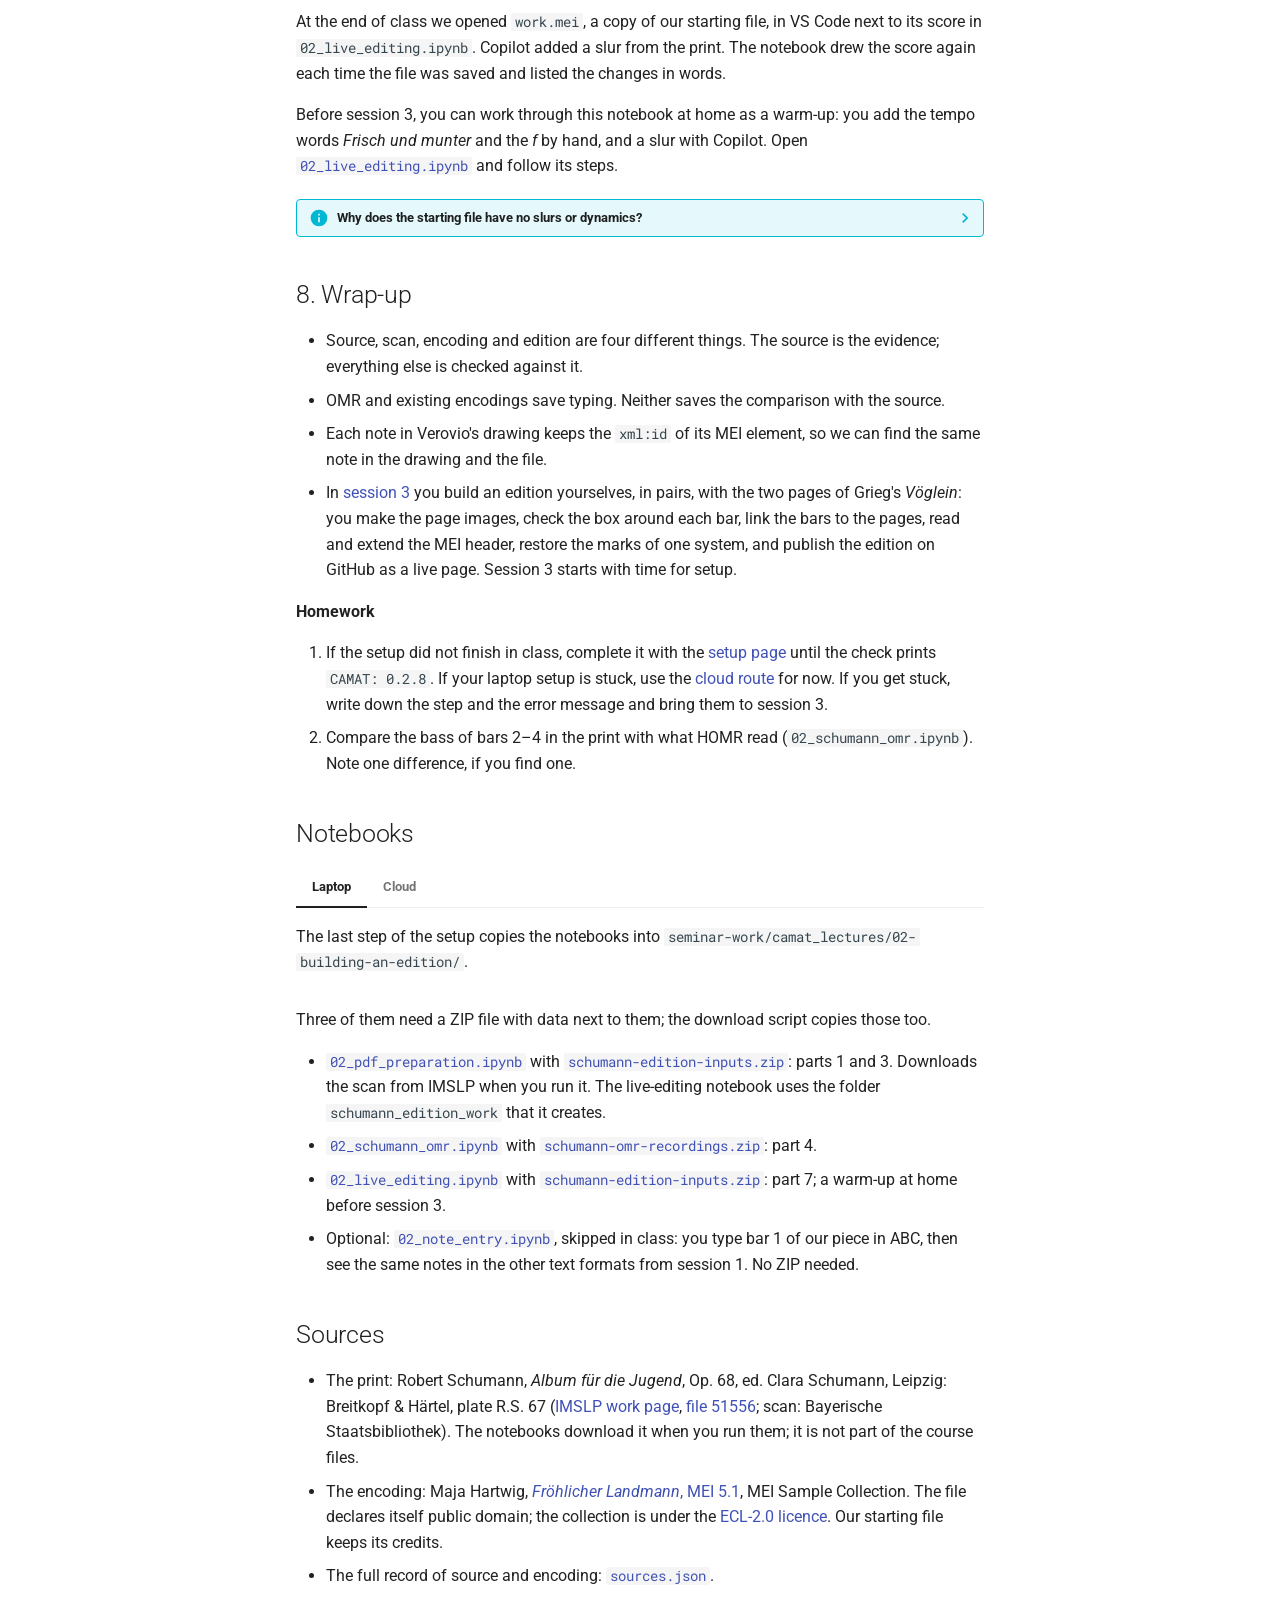
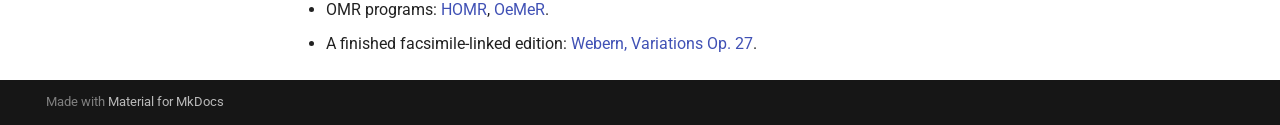
<file: sessions/02-building-an-edition/index.html>
<!doctype html>
<html lang="en" class="no-js">
  <head>
    
      <meta charset="utf-8">
      <meta name="viewport" content="width=device-width,initial-scale=1">
      
        <meta name="description" content="Seminar materials: music encoding, Verovio and tools for analysing notated music (WS 2026/27)">
      
      
        <meta name="author" content="Egor Polyakov">
      
      
        <link rel="canonical" href="https://egorpol.github.io/camat_lectures/sessions/02-building-an-edition/">
      
      
        <link rel="prev" href="../01-why-encode-music/">
      
      
        <link rel="next" href="../03-linking-and-editing/">
      
      
        
      
      
      <link rel="icon" href="../../assets/images/favicon.png">
      <meta name="generator" content="mkdocs-1.6.1, mkdocs-material-9.7.7">
    
    
      
        <title>2. The source and the notes - From Digital Edition to Computational Music Analysis</title>
      
    
    
      <link rel="stylesheet" href="../../assets/stylesheets/main.ec1eaa64.min.css">
      
        
        <link rel="stylesheet" href="../../assets/stylesheets/palette.ab4e12ef.min.css">
      
      


    
    
      
    
    
      
        
        
        <link rel="preconnect" href="https://fonts.gstatic.com" crossorigin>
        <link rel="stylesheet" href="https://fonts.googleapis.com/css?family=Roboto:300,300i,400,400i,700,700i%7CRoboto+Mono:400,400i,700,700i&display=fallback">
        <style>:root{--md-text-font:"Roboto";--md-code-font:"Roboto Mono"}</style>
      
    
    
      <link rel="stylesheet" href="../../stylesheets/demos.css">
    
    <script>__md_scope=new URL("../..",location),__md_hash=e=>[...e].reduce(((e,_)=>(e<<5)-e+_.charCodeAt(0)),0),__md_get=(e,_=localStorage,t=__md_scope)=>JSON.parse(_.getItem(t.pathname+"."+e)),__md_set=(e,_,t=localStorage,a=__md_scope)=>{try{t.setItem(a.pathname+"."+e,JSON.stringify(_))}catch(e){}}</script>
    
      

    
    
  </head>
  
  
    
    
      
    
    
    
    
    <body dir="ltr" data-md-color-scheme="default" data-md-color-primary="indigo" data-md-color-accent="indigo">
  
    
    <input class="md-toggle" data-md-toggle="drawer" type="checkbox" id="__drawer" autocomplete="off">
    <input class="md-toggle" data-md-toggle="search" type="checkbox" id="__search" autocomplete="off">
    <label class="md-overlay" for="__drawer"></label>
    <div data-md-component="skip">
      
        
        <a href="#2-building-an-edition-the-source-and-the-notes" class="md-skip">
          Skip to content
        </a>
      
    </div>
    <div data-md-component="announce">
      
    </div>
    
    
      

  

<header class="md-header md-header--shadow" data-md-component="header">
  <nav class="md-header__inner md-grid" aria-label="Header">
    <a href="../.." title="From Digital Edition to Computational Music Analysis" class="md-header__button md-logo" aria-label="From Digital Edition to Computational Music Analysis" data-md-component="logo">
      
  
  <svg xmlns="http://www.w3.org/2000/svg" viewBox="0 0 24 24"><path d="M12 8a3 3 0 0 0 3-3 3 3 0 0 0-3-3 3 3 0 0 0-3 3 3 3 0 0 0 3 3m0 3.54C9.64 9.35 6.5 8 3 8v11c3.5 0 6.64 1.35 9 3.54 2.36-2.19 5.5-3.54 9-3.54V8c-3.5 0-6.64 1.35-9 3.54"/></svg>

    </a>
    <label class="md-header__button md-icon" for="__drawer">
      
      <svg xmlns="http://www.w3.org/2000/svg" viewBox="0 0 24 24"><path d="M3 6h18v2H3zm0 5h18v2H3zm0 5h18v2H3z"/></svg>
    </label>
    <div class="md-header__title" data-md-component="header-title">
      <div class="md-header__ellipsis">
        <div class="md-header__topic">
          <span class="md-ellipsis">
            From Digital Edition to Computational Music Analysis
          </span>
        </div>
        <div class="md-header__topic" data-md-component="header-topic">
          <span class="md-ellipsis">
            
              2. The source and the notes
            
          </span>
        </div>
      </div>
    </div>
    
      
        <form class="md-header__option" data-md-component="palette">
  
    
    
    
    <input class="md-option" data-md-color-media="(prefers-color-scheme: light)" data-md-color-scheme="default" data-md-color-primary="indigo" data-md-color-accent="indigo"  aria-label="Dark mode"  type="radio" name="__palette" id="__palette_0">
    
      <label class="md-header__button md-icon" title="Dark mode" for="__palette_1" hidden>
        <svg xmlns="http://www.w3.org/2000/svg" viewBox="0 0 24 24"><path d="m17.75 4.09-2.53 1.94.91 3.06-2.63-1.81-2.63 1.81.91-3.06-2.53-1.94L12.44 4l1.06-3 1.06 3zm3.5 6.91-1.64 1.25.59 1.98-1.7-1.17-1.7 1.17.59-1.98L15.75 11l2.06-.05L18.5 9l.69 1.95zm-2.28 4.95c.83-.08 1.72 1.1 1.19 1.85-.32.45-.66.87-1.08 1.27C15.17 23 8.84 23 4.94 19.07c-3.91-3.9-3.91-10.24 0-14.14.4-.4.82-.76 1.27-1.08.75-.53 1.93.36 1.85 1.19-.27 2.86.69 5.83 2.89 8.02a9.96 9.96 0 0 0 8.02 2.89m-1.64 2.02a12.08 12.08 0 0 1-7.8-3.47c-2.17-2.19-3.33-5-3.49-7.82-2.81 3.14-2.7 7.96.31 10.98 3.02 3.01 7.84 3.12 10.98.31"/></svg>
      </label>
    
  
    
    
    
    <input class="md-option" data-md-color-media="(prefers-color-scheme: dark)" data-md-color-scheme="slate" data-md-color-primary="indigo" data-md-color-accent="indigo"  aria-label="Light mode"  type="radio" name="__palette" id="__palette_1">
    
      <label class="md-header__button md-icon" title="Light mode" for="__palette_0" hidden>
        <svg xmlns="http://www.w3.org/2000/svg" viewBox="0 0 24 24"><path d="M12 7a5 5 0 0 1 5 5 5 5 0 0 1-5 5 5 5 0 0 1-5-5 5 5 0 0 1 5-5m0 2a3 3 0 0 0-3 3 3 3 0 0 0 3 3 3 3 0 0 0 3-3 3 3 0 0 0-3-3m0-7 2.39 3.42C13.65 5.15 12.84 5 12 5s-1.65.15-2.39.42zM3.34 7l4.16-.35A7.2 7.2 0 0 0 5.94 8.5c-.44.74-.69 1.5-.83 2.29zm.02 10 1.76-3.77a7.131 7.131 0 0 0 2.38 4.14zM20.65 7l-1.77 3.79a7.02 7.02 0 0 0-2.38-4.15zm-.01 10-4.14.36c.59-.51 1.12-1.14 1.54-1.86.42-.73.69-1.5.83-2.29zM12 22l-2.41-3.44c.74.27 1.55.44 2.41.44.82 0 1.63-.17 2.37-.44z"/></svg>
      </label>
    
  
</form>
      
    
    
      <script>var palette=__md_get("__palette");if(palette&&palette.color){if("(prefers-color-scheme)"===palette.color.media){var media=matchMedia("(prefers-color-scheme: light)"),input=document.querySelector(media.matches?"[data-md-color-media='(prefers-color-scheme: light)']":"[data-md-color-media='(prefers-color-scheme: dark)']");palette.color.media=input.getAttribute("data-md-color-media"),palette.color.scheme=input.getAttribute("data-md-color-scheme"),palette.color.primary=input.getAttribute("data-md-color-primary"),palette.color.accent=input.getAttribute("data-md-color-accent")}for(var[key,value]of Object.entries(palette.color))document.body.setAttribute("data-md-color-"+key,value)}</script>
    
    
    
      
      
        <label class="md-header__button md-icon" for="__search">
          
          <svg xmlns="http://www.w3.org/2000/svg" viewBox="0 0 24 24"><path d="M9.5 3A6.5 6.5 0 0 1 16 9.5c0 1.61-.59 3.09-1.56 4.23l.27.27h.79l5 5-1.5 1.5-5-5v-.79l-.27-.27A6.52 6.52 0 0 1 9.5 16 6.5 6.5 0 0 1 3 9.5 6.5 6.5 0 0 1 9.5 3m0 2C7 5 5 7 5 9.5S7 14 9.5 14 14 12 14 9.5 12 5 9.5 5"/></svg>
        </label>
        <div class="md-search" data-md-component="search" role="dialog">
  <label class="md-search__overlay" for="__search"></label>
  <div class="md-search__inner" role="search">
    <form class="md-search__form" name="search">
      <input type="text" class="md-search__input" name="query" aria-label="Search" placeholder="Search" autocapitalize="off" autocorrect="off" autocomplete="off" spellcheck="false" data-md-component="search-query" required>
      <label class="md-search__icon md-icon" for="__search">
        
        <svg xmlns="http://www.w3.org/2000/svg" viewBox="0 0 24 24"><path d="M9.5 3A6.5 6.5 0 0 1 16 9.5c0 1.61-.59 3.09-1.56 4.23l.27.27h.79l5 5-1.5 1.5-5-5v-.79l-.27-.27A6.52 6.52 0 0 1 9.5 16 6.5 6.5 0 0 1 3 9.5 6.5 6.5 0 0 1 9.5 3m0 2C7 5 5 7 5 9.5S7 14 9.5 14 14 12 14 9.5 12 5 9.5 5"/></svg>
        
        <svg xmlns="http://www.w3.org/2000/svg" viewBox="0 0 24 24"><path d="M20 11v2H8l5.5 5.5-1.42 1.42L4.16 12l7.92-7.92L13.5 5.5 8 11z"/></svg>
      </label>
      <nav class="md-search__options" aria-label="Search">
        
        <button type="reset" class="md-search__icon md-icon" title="Clear" aria-label="Clear" tabindex="-1">
          
          <svg xmlns="http://www.w3.org/2000/svg" viewBox="0 0 24 24"><path d="M19 6.41 17.59 5 12 10.59 6.41 5 5 6.41 10.59 12 5 17.59 6.41 19 12 13.41 17.59 19 19 17.59 13.41 12z"/></svg>
        </button>
      </nav>
      
    </form>
    <div class="md-search__output">
      <div class="md-search__scrollwrap" tabindex="0" data-md-scrollfix>
        <div class="md-search-result" data-md-component="search-result">
          <div class="md-search-result__meta">
            Initializing search
          </div>
          <ol class="md-search-result__list" role="presentation"></ol>
        </div>
      </div>
    </div>
  </div>
</div>
      
    
    
  </nav>
  
</header>
    
    <div class="md-container" data-md-component="container">
      
      
        
          
        
      
      <main class="md-main" data-md-component="main">
        <div class="md-main__inner md-grid">
          
            
              
              <div class="md-sidebar md-sidebar--primary" data-md-component="sidebar" data-md-type="navigation" >
                <div class="md-sidebar__scrollwrap">
                  <div class="md-sidebar__inner">
                    



<nav class="md-nav md-nav--primary" aria-label="Navigation" data-md-level="0">
  <label class="md-nav__title" for="__drawer">
    <a href="../.." title="From Digital Edition to Computational Music Analysis" class="md-nav__button md-logo" aria-label="From Digital Edition to Computational Music Analysis" data-md-component="logo">
      
  
  <svg xmlns="http://www.w3.org/2000/svg" viewBox="0 0 24 24"><path d="M12 8a3 3 0 0 0 3-3 3 3 0 0 0-3-3 3 3 0 0 0-3 3 3 3 0 0 0 3 3m0 3.54C9.64 9.35 6.5 8 3 8v11c3.5 0 6.64 1.35 9 3.54 2.36-2.19 5.5-3.54 9-3.54V8c-3.5 0-6.64 1.35-9 3.54"/></svg>

    </a>
    From Digital Edition to Computational Music Analysis
  </label>
  
  <ul class="md-nav__list" data-md-scrollfix>
    
      
      
  
  
  
  
    <li class="md-nav__item">
      <a href="../.." class="md-nav__link">
        
  
  
  <span class="md-ellipsis">
    
  
    Home
  

    
  </span>
  
  

      </a>
    </li>
  

    
      
      
  
  
  
  
    <li class="md-nav__item">
      <a href="../../setup/" class="md-nav__link">
        
  
  
  <span class="md-ellipsis">
    
  
    Setup on Jupyter4NFDI
  

    
  </span>
  
  

      </a>
    </li>
  

    
      
      
  
  
  
  
    <li class="md-nav__item">
      <a href="../../setup-laptop/" class="md-nav__link">
        
  
  
  <span class="md-ellipsis">
    
  
    Setup on your laptop
  

    
  </span>
  
  

      </a>
    </li>
  

    
      
      
  
  
    
  
  
  
    
    
    
    
      
        
        
      
    
    
    <li class="md-nav__item md-nav__item--active md-nav__item--section md-nav__item--nested">
      
        
        
        <input class="md-nav__toggle md-toggle " type="checkbox" id="__nav_4" checked>
        
          
          <label class="md-nav__link" for="__nav_4" id="__nav_4_label" tabindex="">
            
  
  
  <span class="md-ellipsis">
    
  
    Sessions
  

    
  </span>
  
  

            <span class="md-nav__icon md-icon"></span>
          </label>
        
        <nav class="md-nav" data-md-level="1" aria-labelledby="__nav_4_label" aria-expanded="true">
          <label class="md-nav__title" for="__nav_4">
            <span class="md-nav__icon md-icon"></span>
            
  
    Sessions
  

          </label>
          <ul class="md-nav__list" data-md-scrollfix>
            
              
                
  
  
  
  
    <li class="md-nav__item">
      <a href="../01-why-encode-music/" class="md-nav__link">
        
  
  
  <span class="md-ellipsis">
    
  
    1. Why encode music?
  

    
  </span>
  
  

      </a>
    </li>
  

              
            
              
                
  
  
    
  
  
  
    <li class="md-nav__item md-nav__item--active">
      
      <input class="md-nav__toggle md-toggle" type="checkbox" id="__toc">
      
      
        
      
      
        <label class="md-nav__link md-nav__link--active" for="__toc">
          
  
  
  <span class="md-ellipsis">
    
  
    2. The source and the notes
  

    
  </span>
  
  

          <span class="md-nav__icon md-icon"></span>
        </label>
      
      <a href="./" class="md-nav__link md-nav__link--active">
        
  
  
  <span class="md-ellipsis">
    
  
    2. The source and the notes
  

    
  </span>
  
  

      </a>
      
        

<nav class="md-nav md-nav--secondary" aria-label="Table of contents">
  
  
  
    
  
  
    <label class="md-nav__title" for="__toc">
      <span class="md-nav__icon md-icon"></span>
      Table of contents
    </label>
    <ul class="md-nav__list" data-md-component="toc" data-md-scrollfix>
      
        <li class="md-nav__item">
  <a href="#1-setup" class="md-nav__link">
    <span class="md-ellipsis">
      
        1. Setup
      
    </span>
  </a>
  
</li>
      
        <li class="md-nav__item">
  <a href="#2-source-scan-encoding-edition" class="md-nav__link">
    <span class="md-ellipsis">
      
        2. Source, scan, encoding, edition
      
    </span>
  </a>
  
</li>
      
        <li class="md-nav__item">
  <a href="#3-the-page-and-its-bars" class="md-nav__link">
    <span class="md-ellipsis">
      
        3. The page and its bars
      
    </span>
  </a>
  
</li>
      
        <li class="md-nav__item">
  <a href="#4-from-a-scan-to-notes-omr" class="md-nav__link">
    <span class="md-ellipsis">
      
        4. From a scan to notes: OMR
      
    </span>
  </a>
  
</li>
      
        <li class="md-nav__item">
  <a href="#5-the-score-as-svg" class="md-nav__link">
    <span class="md-ellipsis">
      
        5. The score as SVG
      
    </span>
  </a>
  
</li>
      
        <li class="md-nav__item">
  <a href="#6-linking-the-bars-to-the-scan" class="md-nav__link">
    <span class="md-ellipsis">
      
        6. Linking the bars to the scan
      
    </span>
  </a>
  
</li>
      
        <li class="md-nav__item">
  <a href="#7-editing-the-mei-file-live" class="md-nav__link">
    <span class="md-ellipsis">
      
        7. Editing the MEI file live
      
    </span>
  </a>
  
</li>
      
        <li class="md-nav__item">
  <a href="#8-wrap-up" class="md-nav__link">
    <span class="md-ellipsis">
      
        8. Wrap-up
      
    </span>
  </a>
  
</li>
      
        <li class="md-nav__item">
  <a href="#notebooks" class="md-nav__link">
    <span class="md-ellipsis">
      
        Notebooks
      
    </span>
  </a>
  
</li>
      
        <li class="md-nav__item">
  <a href="#sources" class="md-nav__link">
    <span class="md-ellipsis">
      
        Sources
      
    </span>
  </a>
  
</li>
      
    </ul>
  
</nav>
      
    </li>
  

              
            
              
                
  
  
  
  
    <li class="md-nav__item">
      <a href="../03-linking-and-editing/" class="md-nav__link">
        
  
  
  <span class="md-ellipsis">
    
  
    3. Linking, editing, publishing
  

    
  </span>
  
  

      </a>
    </li>
  

              
            
              
                
  
  
  
  
    <li class="md-nav__item">
      <a href="../04-publishing-and-analysis/" class="md-nav__link">
        
  
  
  <span class="md-ellipsis">
    
  
    4. The class edition, first analysis
  

    
  </span>
  
  

      </a>
    </li>
  

              
            
          </ul>
        </nav>
      
    </li>
  

    
  </ul>
</nav>
                  </div>
                </div>
              </div>
            
            
              
              <div class="md-sidebar md-sidebar--secondary" data-md-component="sidebar" data-md-type="toc" >
                <div class="md-sidebar__scrollwrap">
                  <div class="md-sidebar__inner">
                    

<nav class="md-nav md-nav--secondary" aria-label="Table of contents">
  
  
  
    
  
  
    <label class="md-nav__title" for="__toc">
      <span class="md-nav__icon md-icon"></span>
      Table of contents
    </label>
    <ul class="md-nav__list" data-md-component="toc" data-md-scrollfix>
      
        <li class="md-nav__item">
  <a href="#1-setup" class="md-nav__link">
    <span class="md-ellipsis">
      
        1. Setup
      
    </span>
  </a>
  
</li>
      
        <li class="md-nav__item">
  <a href="#2-source-scan-encoding-edition" class="md-nav__link">
    <span class="md-ellipsis">
      
        2. Source, scan, encoding, edition
      
    </span>
  </a>
  
</li>
      
        <li class="md-nav__item">
  <a href="#3-the-page-and-its-bars" class="md-nav__link">
    <span class="md-ellipsis">
      
        3. The page and its bars
      
    </span>
  </a>
  
</li>
      
        <li class="md-nav__item">
  <a href="#4-from-a-scan-to-notes-omr" class="md-nav__link">
    <span class="md-ellipsis">
      
        4. From a scan to notes: OMR
      
    </span>
  </a>
  
</li>
      
        <li class="md-nav__item">
  <a href="#5-the-score-as-svg" class="md-nav__link">
    <span class="md-ellipsis">
      
        5. The score as SVG
      
    </span>
  </a>
  
</li>
      
        <li class="md-nav__item">
  <a href="#6-linking-the-bars-to-the-scan" class="md-nav__link">
    <span class="md-ellipsis">
      
        6. Linking the bars to the scan
      
    </span>
  </a>
  
</li>
      
        <li class="md-nav__item">
  <a href="#7-editing-the-mei-file-live" class="md-nav__link">
    <span class="md-ellipsis">
      
        7. Editing the MEI file live
      
    </span>
  </a>
  
</li>
      
        <li class="md-nav__item">
  <a href="#8-wrap-up" class="md-nav__link">
    <span class="md-ellipsis">
      
        8. Wrap-up
      
    </span>
  </a>
  
</li>
      
        <li class="md-nav__item">
  <a href="#notebooks" class="md-nav__link">
    <span class="md-ellipsis">
      
        Notebooks
      
    </span>
  </a>
  
</li>
      
        <li class="md-nav__item">
  <a href="#sources" class="md-nav__link">
    <span class="md-ellipsis">
      
        Sources
      
    </span>
  </a>
  
</li>
      
    </ul>
  
</nav>
                  </div>
                </div>
              </div>
            
          
          
            <div class="md-content" data-md-component="content">
              
              <article class="md-content__inner md-typeset">
                
                  



<h1 id="2-building-an-edition-the-source-and-the-notes">2. Building an edition: the source and the notes<a class="headerlink" href="#2-building-an-edition-the-source-and-the-notes" title="Permanent link">&para;</a></h1>
<p>Session 2, 29 October 2026 (double session, 2 × 90 minutes).</p>
<p>In this session we worked with Robert Schumann's <em>Fröhlicher Landmann, von der Arbeit zurückkehrend</em> (<em>Album für die Jugend</em>, Op. 68 No. 10). An edition is more than an encoding of the notes: it names the source it follows, links every bar to a scan of that source, records what the editor changed and why, and lets others check it. Our encoding uses MEI (Music Encoding Initiative), a text format for scores. Verovio turns that text into a score on the screen. This page follows the class: setup, preparing the page image, and demonstrations of how the scan, the encoding and the drawn score work together.</p>
<div class="admonition tip">
<p class="admonition-title">How to use this page</p>
<p>Follow the parts in order. Parts marked <em>shown</em> were demonstrated in class. Use the notebook or page listed below to try them at home; session 3 goes through the route again, hands-on. If you only have a tablet, use the <strong>Cloud</strong> tab in <a href="#1-setup">part 1</a>. The <a href="#notebooks">Notebooks</a> section has the downloads.</p>
</div>
<p><strong>By the end of the session you can</strong></p>
<ol>
<li>open and run the seminar notebooks on your own laptop, or in the cloud;</li>
<li>tell a printed source, its scan, an encoding and an edition apart;</li>
<li>prepare the page of a source as an image and find its bars;</li>
<li>say what optical music recognition (OMR) gives you, and why you still compare it with the scan;</li>
<li>say why each note in Verovio's drawing carries the identifier (<code>xml:id</code>) of its MEI element.</li>
</ol>
<p>You have also seen two steps you do yourself in session 3: linking each bar to the scan and editing the MEI file with Copilot, the chat assistant in VS Code.</p>
<p><strong>Today in short</strong></p>
<table>
<thead>
<tr>
<th>Part</th>
<th>In class</th>
<th>Notebook or page</th>
</tr>
</thead>
<tbody>
<tr>
<td><a href="#1-setup">1. Setup</a></td>
<td>most of block 1</td>
<td><a href="notebooks/02_pdf_preparation.ipynb"><code>02_pdf_preparation.ipynb</code></a>, up to the first check</td>
</tr>
<tr>
<td><a href="#2-source-scan-encoding-edition">2. Source, scan, encoding, edition</a></td>
<td>to read</td>
<td>this page</td>
</tr>
<tr>
<td><a href="#3-the-page-and-its-bars">3. The page and its bars</a></td>
<td>you ran it</td>
<td><a href="notebooks/02_pdf_preparation.ipynb"><code>02_pdf_preparation.ipynb</code></a></td>
</tr>
<tr>
<td><a href="#4-from-a-scan-to-notes-omr">4. From a scan to notes: OMR</a></td>
<td>shown</td>
<td><a href="notebooks/02_schumann_omr.ipynb"><code>02_schumann_omr.ipynb</code></a></td>
</tr>
<tr>
<td><a href="#5-the-score-as-svg">5. The score as SVG</a></td>
<td>shown</td>
<td><a href="svg/">What is SVG?</a></td>
</tr>
<tr>
<td><a href="#6-linking-the-bars-to-the-scan">6. Linking the bars to the scan</a></td>
<td>shown</td>
<td>in session 3</td>
</tr>
<tr>
<td><a href="#7-editing-the-mei-file-live">7. Editing the MEI file live</a></td>
<td>shown</td>
<td><a href="notebooks/02_live_editing.ipynb"><code>02_live_editing.ipynb</code></a></td>
</tr>
</tbody>
</table>
<h2 id="1-setup">1. Setup<a class="headerlink" href="#1-setup" title="Permanent link">&para;</a></h2>
<div class="tabbed-set tabbed-alternate" data-tabs="1:2"><input checked="checked" id="__tabbed_1_1" name="__tabbed_1" type="radio" /><input id="__tabbed_1_2" name="__tabbed_1" type="radio" /><div class="tabbed-labels"><label for="__tabbed_1_1">Laptop</label><label for="__tabbed_1_2">Cloud</label></div>
<div class="tabbed-content">
<div class="tabbed-block">
<p>From this session on, we work on our own laptops. Follow the <a href="../../setup-laptop/">setup page</a> step by step, together in class. It installs VS Code (the editor), Miniforge (Python), the seminar's packages, and Git, and connects VS Code to your GitHub account. It ends with a check: the notebook <code>02_pdf_preparation.ipynb</code> prints <code>CAMAT: 0.2.8</code>.</p>
<p>Step 4 downloads about 770 MB. While it runs, we look at <a href="#2-source-scan-encoding-edition">part 2</a> together.</p>
</div>
<div class="tabbed-block">
<p>If you only have a tablet, or the laptop setup does not work today, you work in the browser: follow the <a href="../../setup/#from-session-2-the-cloud-route">cloud route</a>. It starts a JupyterLab on Jupyter4NFDI with everything already installed, and ends with the same check: <code>02_pdf_preparation.ipynb</code> prints <code>CAMAT: 0.2.8</code>. Instead of VS Code you use JupyterLab.</p>
<p>There is no big download, so you are ready early. Help a neighbour with the laptop setup, or read <a href="#2-source-scan-encoding-edition">part 2</a> ahead.</p>
</div>
</div>
</div>
<p>Setup took most of block 1, and some students switched to the cloud route. If your setup is unfinished, completing it is homework. Session 3 starts with time for it.</p>
<h2 id="2-source-scan-encoding-edition">2. Source, scan, encoding, edition<a class="headerlink" href="#2-source-scan-encoding-edition" title="Permanent link">&para;</a></h2>
<p>Four things that are easy to confuse:</p>
<ul>
<li><strong>The source.</strong> One particular printed edition: Clara Schumann's edition of the <em>Album für die Jugend</em>, Leipzig: Breitkopf &amp; Härtel, plate number R.S. 67 (IMSLP dates it 1887). Editors call a source like this a <em>witness</em>: it is the evidence of what the music says. Other editions of the same piece differ in details.</li>
<li><strong>The scan.</strong> A photograph of one copy of that print, made by the Bavarian State Library and shared on IMSLP as <a href="https://imslp.org/wiki/Special:ImagefromIndex/51556">file 51556</a>: a PDF of 50 pages. No. 10 fills page 8 and has five systems. The print has no bar numbers.</li>
<li><strong>The encoding.</strong> The notes as text a computer can read. We start from Maja Hartwig's MEI file of this piece in the <a href="https://github.com/music-encoding/sample-encodings/blob/e4a3c4dece588ae0bdb13e5cf956340dcd99b447/MEI_5.1/Music/Complete_examples/Schumann_Landmann_Op68_No10.mei">MEI Sample Collection</a>. It was made from another source, not from our print.</li>
<li><strong>The edition.</strong> What an editor makes from the source, the scan and the encoding: the encoding checked against the source, with every bar linked to its place on the scan, corrections and explanations in the file, and a viewer that shows all this. In session 3 you make one yourself.</li>
</ul>
<h2 id="3-the-page-and-its-bars">3. The page and its bars<a class="headerlink" href="#3-the-page-and-its-bars" title="Permanent link">&para;</a></h2>
<p>Continue <code>02_pdf_preparation.ipynb</code> from the check where the setup stopped. The notebook</p>
<ol>
<li>downloads the scan and keeps it unchanged;</li>
<li>copies page 8 into a one-page PDF (in that file it is page 1, but its printed number stays 8);</li>
<li>draws the page as an image, which is what the links in <a href="#6-linking-the-bars-to-the-scan">part 6</a> point to;</li>
<li>lists which bars are on which system and checks that against the MEI file.</li>
</ol>
<p>The print has no bar numbers, and the MEI file numbers the pickup as bar 1. To keep one vocabulary, we count bars as musicians do: the pickup is "the pickup", and bar 1 is the first full bar. This table connects the two numberings. The notebooks print the MEI number (<code>n</code>) and each bar's identifier (<code>xml:id</code>).</p>
<table>
<thead>
<tr>
<th>Bar</th>
<th>MEI <code>n</code></th>
<th>System</th>
<th>Bar's <code>xml:id</code></th>
</tr>
</thead>
<tbody>
<tr>
<td>pickup</td>
<td>1</td>
<td>1</td>
<td><code>d1e9</code></td>
</tr>
<tr>
<td>1</td>
<td>2</td>
<td>1</td>
<td><code>d1e74</code></td>
</tr>
<tr>
<td>2</td>
<td>3</td>
<td>1</td>
<td><code>d1e352</code></td>
</tr>
<tr>
<td>3</td>
<td>4</td>
<td>1</td>
<td><code>d1e648</code></td>
</tr>
<tr>
<td>4</td>
<td>5</td>
<td>1</td>
<td><code>d1e968</code></td>
</tr>
<tr>
<td>5</td>
<td>6</td>
<td>2</td>
<td><code>d1e1231</code></td>
</tr>
<tr>
<td>6</td>
<td>7</td>
<td>2</td>
<td><code>d1e1509</code></td>
</tr>
<tr>
<td>7</td>
<td>8</td>
<td>2</td>
<td><code>d1e1805</code></td>
</tr>
<tr>
<td>8</td>
<td>9</td>
<td>2</td>
<td><code>d1e2125</code></td>
</tr>
<tr>
<td>9–12</td>
<td>10–13</td>
<td>3</td>
<td></td>
</tr>
<tr>
<td>13–16</td>
<td>14–17</td>
<td>4</td>
<td></td>
</tr>
<tr>
<td>17–20</td>
<td>18–21</td>
<td>5</td>
<td></td>
</tr>
</tbody>
</table>
<p>The live editing in <a href="#7-editing-the-mei-file-live">part 7</a> works on the pickup and bars 1–8, the first two systems.</p>
<h2 id="4-from-a-scan-to-notes-omr">4. From a scan to notes: OMR<a class="headerlink" href="#4-from-a-scan-to-notes-omr" title="Permanent link">&para;</a></h2>
<p>An OMR program looks at the image of a page and proposes notes. It produces a draft, not a transcription: it can miss notes, misread pitches, merge bars, and it usually drops dynamics and words such as <em>Frisch und munter</em>.</p>
<p>This was shown in class. At home, open <code>02_schumann_omr.ipynb</code>: it shows what two OMR programs, HOMR and OeMeR, made of our page. We ran them before class (each takes minutes), so the notebook only loads the results.</p>
<p>Both are free, open-source research programs. You start them with a command, not in a window with buttons, and both write their result as MusicXML, a common exchange format for scores.</p>
<ul>
<li><strong><a href="https://github.com/liebharc/homr">HOMR</a></strong> reads photos and scans of printed music. It first finds the staff lines, note heads and bar lines in the image, then reads each staff from left to right with a <em>transformer</em>, the same kind of model that language models use. Its documentation says that it concentrates on pitch and rhythm and leaves out dynamics, articulation and other signs. We used version 0.7.0.</li>
<li><strong><a href="https://github.com/BreezeWhite/oemer">OeMeR</a></strong> is the older program on which HOMR's first step is based. It sorts every pixel of the image into staff lines, note heads, stems, clefs, rests and so on, and then builds the music from these pieces, step by step. It is meant to cope with photos taken at an angle. We used version 0.1.8.</li>
</ul>
<p>Other OMR programs work with a window: <a href="https://audiveris.github.io/audiveris/">Audiveris</a>, also free and open source, shows what it recognised on top of the scan, lets you correct it, and then exports MusicXML. Commercial programs work the same way.</p>
<ol>
<li>Look at the scan next to HOMR's result for the first two systems.</li>
<li>Compare bar 1 and bar 5 in the bass: which pitch does HOMR read at the end of each bar?</li>
<li>Find one thing HOMR got wrong or left out.</li>
</ol>
<details class="info">
<summary>Pitch names: C4, c′ and kleines c</summary>
<p>The notebooks use scientific pitch names: middle C is <strong>C4</strong>, and the number goes up at each C. In German (Helmholtz) names:</p>
<table>
<thead>
<tr>
<th>Scientific</th>
<th>C3</th>
<th>F3</th>
<th>A3</th>
<th>C4</th>
<th>F4</th>
</tr>
</thead>
<tbody>
<tr>
<td>German</td>
<td>c (kleines c)</td>
<td>f</td>
<td>a</td>
<td>c′ (eingestrichenes c)</td>
<td>f′</td>
</tr>
</tbody>
</table>
</details>
<details class="note">
<summary>Extension: OeMeR and running OMR yourself</summary>
<p>Part 4 of the notebook shows OeMeR on the whole page: it reads most of the right hand in the bass clef, finds 19 bars instead of 21 and loses the C3 of the pickup. Part 5 runs both programs again; that needs extra installations and several minutes per page.</p>
<p>Without installing anything, you can try HOMR on its <a href="https://homr.site">demo website</a>: upload a picture of a page (JPG or PNG; a screenshot of page 8 of the scan works) and download the MusicXML. Open it in the <a href="https://editor.verovio.org">Verovio editor</a> to see what HOMR read. The website does not say who runs it, so upload only pages you may share, such as our public-domain scan.</p>
</details>
<h2 id="5-the-score-as-svg">5. The score as SVG<a class="headerlink" href="#5-the-score-as-svg" title="Permanent link">&para;</a></h2>
<p>SVG (Scalable Vector Graphics) is a picture described as text; Verovio draws every score on this site as SVG. In class we went through <a href="svg/">What is SVG?</a> with its three demos. Try them at home, then use the three questions at the end as a self-check.</p>
<p>Every note, rest and bar in the MEI file has an identifier, its <code>xml:id</code>, such as <code>d1e60</code>. Verovio's drawing keeps that identifier on each note's group of shapes. A click on the drawing can therefore find the note in the file. Links, corrections and a language model can name exactly that note. The pitch and the length, however, are only in the MEI file: the drawing only knows where to put its shapes.</p>
<h2 id="6-linking-the-bars-to-the-scan">6. Linking the bars to the scan<a class="headerlink" href="#6-linking-the-bars-to-the-scan" title="Permanent link">&para;</a></h2>
<p>An edition links each bar of the encoding to the place on the page image where it is printed. Click a bar in the score and its box lights up on the page, and the other way round.</p>
<p>The MEI file keeps these links in a <code>&lt;facsimile&gt;</code> section. It names the page image and keeps one <code>&lt;zone&gt;</code> per bar: a box given by its corners. Each <code>&lt;measure&gt;</code> (a bar) points to its zone with the attribute <code>facs</code>. An attribute is a named property in the text, such as <code>facs="#zone1"</code>.</p>
<p>In class we saw examples in mei-friend, an MEI editor in the browser, with the scan beside the score, and a notebook that made these links for our page. In session 3 you make the links yourself, step by step. For a finished edition with such links, see <a href="https://egorpol.github.io/webern_op27/">Webern, Variations Op. 27</a>.</p>
<h2 id="7-editing-the-mei-file-live">7. Editing the MEI file live<a class="headerlink" href="#7-editing-the-mei-file-live" title="Permanent link">&para;</a></h2>
<p>At the end of class we opened <code>work.mei</code>, a copy of our starting file, in VS Code next to its score in <code>02_live_editing.ipynb</code>. Copilot added a slur from the print. The notebook drew the score again each time the file was saved and listed the changes in words.</p>
<p>Before session 3, you can work through this notebook at home as a warm-up: you add the tempo words <em>Frisch und munter</em> and the <em>f</em> by hand, and a slur with Copilot. Open <a href="notebooks/02_live_editing.ipynb"><code>02_live_editing.ipynb</code></a> and follow its steps.</p>
<details class="info">
<summary>Why does the starting file have no slurs or dynamics?</summary>
<p>We removed the slurs, dynamics, tempo words and articulation from Maja Hartwig's file on purpose: in this notebook you restore some of them from the print. The file's header says exactly what was removed.</p>
</details>
<h2 id="8-wrap-up">8. Wrap-up<a class="headerlink" href="#8-wrap-up" title="Permanent link">&para;</a></h2>
<ul>
<li>Source, scan, encoding and edition are four different things. The source is the evidence; everything else is checked against it.</li>
<li>OMR and existing encodings save typing. Neither saves the comparison with the source.</li>
<li>Each note in Verovio's drawing keeps the <code>xml:id</code> of its MEI element, so we can find the same note in the drawing and the file.</li>
<li>In <a href="../03-linking-and-editing/">session 3</a> you build an edition yourselves, in pairs, with the two pages of Grieg's <em>Vöglein</em>: you make the page images, check the box around each bar, link the bars to the pages, read and extend the MEI header, restore the marks of one system, and publish the edition on GitHub as a live page. Session 3 starts with time for setup.</li>
</ul>
<p><strong>Homework</strong></p>
<ol>
<li>If the setup did not finish in class, complete it with the <a href="../../setup-laptop/">setup page</a> until the check prints <code>CAMAT: 0.2.8</code>. If your laptop setup is stuck, use the <a href="../../setup/#from-session-2-the-cloud-route">cloud route</a> for now. If you get stuck, write down the step and the error message and bring them to session 3.</li>
<li>Compare the bass of bars 2–4 in the print with what HOMR read (<code>02_schumann_omr.ipynb</code>). Note one difference, if you find one.</li>
</ol>
<h2 id="notebooks">Notebooks<a class="headerlink" href="#notebooks" title="Permanent link">&para;</a></h2>
<div class="tabbed-set tabbed-alternate" data-tabs="2:2"><input checked="checked" id="__tabbed_2_1" name="__tabbed_2" type="radio" /><input id="__tabbed_2_2" name="__tabbed_2" type="radio" /><div class="tabbed-labels"><label for="__tabbed_2_1">Laptop</label><label for="__tabbed_2_2">Cloud</label></div>
<div class="tabbed-content">
<div class="tabbed-block">
<p>The last step of the setup copies the notebooks into <code>seminar-work/camat_lectures/02-building-an-edition/</code>.</p>
</div>
<div class="tabbed-block">
<p>Step 3 of the cloud route copies the notebooks into <code>work/camat_lectures/02-building-an-edition/</code>. Run them there: the folders they create next to them are then kept too.</p>
</div>
</div>
</div>
<p>Three of them need a ZIP file with data next to them; the download script copies those too.</p>
<ul>
<li><a download="02_pdf_preparation.ipynb" href="notebooks/02_pdf_preparation.ipynb"><code>02_pdf_preparation.ipynb</code></a> with <a href="notebooks/schumann-edition-inputs.zip"><code>schumann-edition-inputs.zip</code></a>: parts 1 and 3. Downloads the scan from IMSLP when you run it. The live-editing notebook uses the folder <code>schumann_edition_work</code> that it creates.</li>
<li><a download="02_schumann_omr.ipynb" href="notebooks/02_schumann_omr.ipynb"><code>02_schumann_omr.ipynb</code></a> with <a href="notebooks/schumann-omr-recordings.zip"><code>schumann-omr-recordings.zip</code></a>: part 4.</li>
<li><a download="02_live_editing.ipynb" href="notebooks/02_live_editing.ipynb"><code>02_live_editing.ipynb</code></a> with <a href="notebooks/schumann-edition-inputs.zip"><code>schumann-edition-inputs.zip</code></a>: part 7; a warm-up at home before session 3.</li>
<li>Optional: <a download="02_note_entry.ipynb" href="notebooks/02_note_entry.ipynb"><code>02_note_entry.ipynb</code></a>, skipped in class: you type bar 1 of our piece in ABC, then see the same notes in the other text formats from session 1. No ZIP needed.</li>
</ul>
<h2 id="sources">Sources<a class="headerlink" href="#sources" title="Permanent link">&para;</a></h2>
<ul>
<li>The print: Robert Schumann, <em>Album für die Jugend</em>, Op. 68, ed. Clara Schumann, Leipzig: Breitkopf &amp; Härtel, plate R.S. 67 (<a href="https://imslp.org/wiki/Album_f%C3%BCr_die_Jugend,_Op.68_(Schumann,_Robert)">IMSLP work page</a>, <a href="https://imslp.org/wiki/Special:ImagefromIndex/51556">file 51556</a>; scan: Bayerische Staatsbibliothek). The notebooks download it when you run them; it is not part of the course files.</li>
<li>The encoding: Maja Hartwig, <a href="https://github.com/music-encoding/sample-encodings/blob/e4a3c4dece588ae0bdb13e5cf956340dcd99b447/MEI_5.1/Music/Complete_examples/Schumann_Landmann_Op68_No10.mei"><em>Fröhlicher Landmann</em>, MEI 5.1</a>, MEI Sample Collection. The file declares itself public domain; the collection is under the <a href="https://github.com/music-encoding/sample-encodings/blob/main/LICENSE">ECL-2.0 licence</a>. Our starting file keeps its credits.</li>
<li>The full record of source and encoding: <a href="sources/sources.json"><code>sources.json</code></a>.</li>
<li>OMR programs: <a href="https://github.com/liebharc/homr">HOMR</a>, <a href="https://github.com/BreezeWhite/oemer">OeMeR</a>.</li>
<li>A finished facsimile-linked edition: <a href="https://egorpol.github.io/webern_op27/">Webern, Variations Op. 27</a>.</li>
</ul>












                
              </article>
            </div>
          
          
  <script>var tabs=__md_get("__tabs");if(Array.isArray(tabs))e:for(var set of document.querySelectorAll(".tabbed-set")){var labels=set.querySelector(".tabbed-labels");for(var tab of tabs)for(var label of labels.getElementsByTagName("label"))if(label.innerText.trim()===tab){var input=document.getElementById(label.htmlFor);input.checked=!0;continue e}}</script>

<script>var target=document.getElementById(location.hash.slice(1));target&&target.name&&(target.checked=target.name.startsWith("__tabbed_"))</script>
        </div>
        
      </main>
      
        <footer class="md-footer">
  
  <div class="md-footer-meta md-typeset">
    <div class="md-footer-meta__inner md-grid">
      <div class="md-copyright">
  
  
    Made with
    <a href="https://squidfunk.github.io/mkdocs-material/" target="_blank" rel="noopener">
      Material for MkDocs
    </a>
  
</div>
      
    </div>
  </div>
</footer>
      
    </div>
    <div class="md-dialog" data-md-component="dialog">
      <div class="md-dialog__inner md-typeset"></div>
    </div>
    
    
    
      
      
      <script id="__config" type="application/json">{"annotate": null, "base": "../..", "features": ["content.code.copy", "content.tabs.link", "navigation.sections", "toc.follow"], "search": "../../assets/javascripts/workers/search.2c215733.min.js", "tags": null, "translations": {"clipboard.copied": "Copied to clipboard", "clipboard.copy": "Copy to clipboard", "search.result.more.one": "1 more on this page", "search.result.more.other": "# more on this page", "search.result.none": "No matching documents", "search.result.one": "1 matching document", "search.result.other": "# matching documents", "search.result.placeholder": "Type to start searching", "search.result.term.missing": "Missing", "select.version": "Select version"}, "version": null}</script>
    
    
      <script src="../../assets/javascripts/bundle.d7400e89.min.js"></script>
      
        <script src="../../javascripts/demos.js" type="module"></script>
      
    
  </body>
</html>
</file>
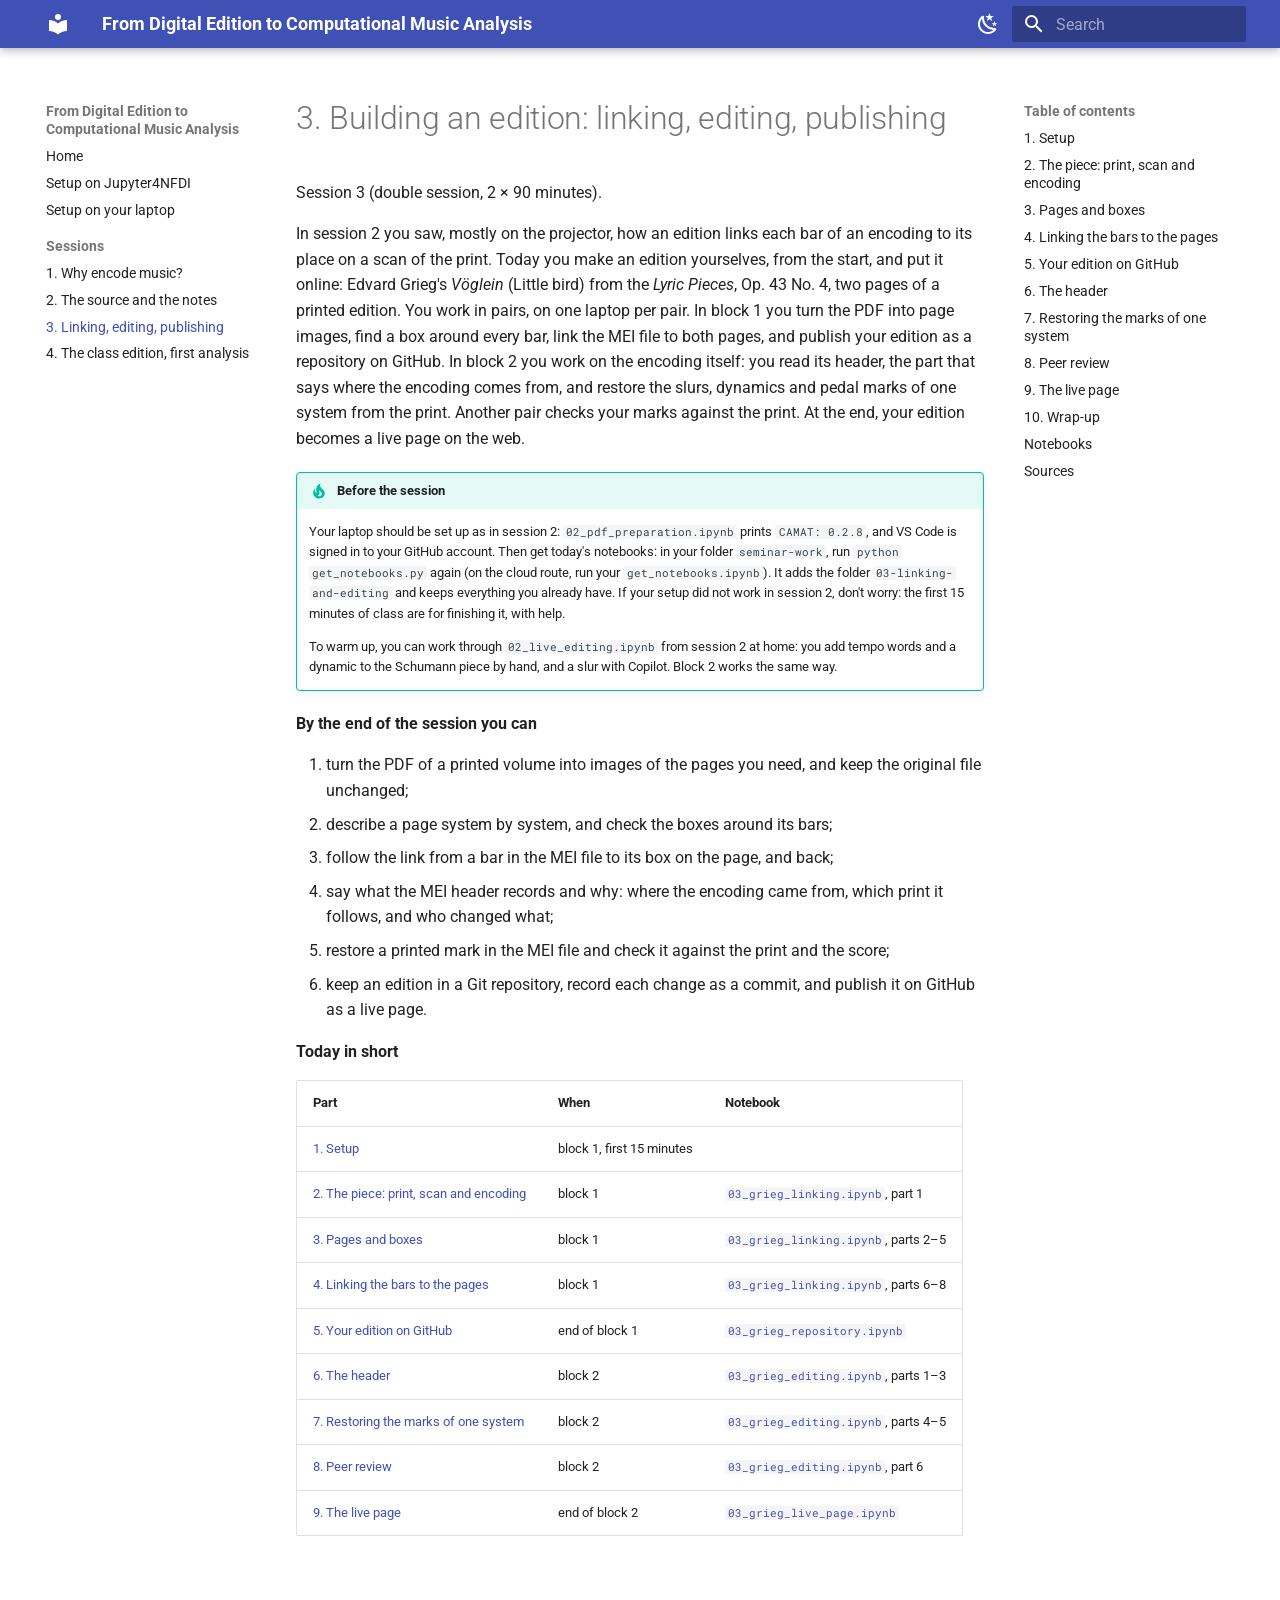
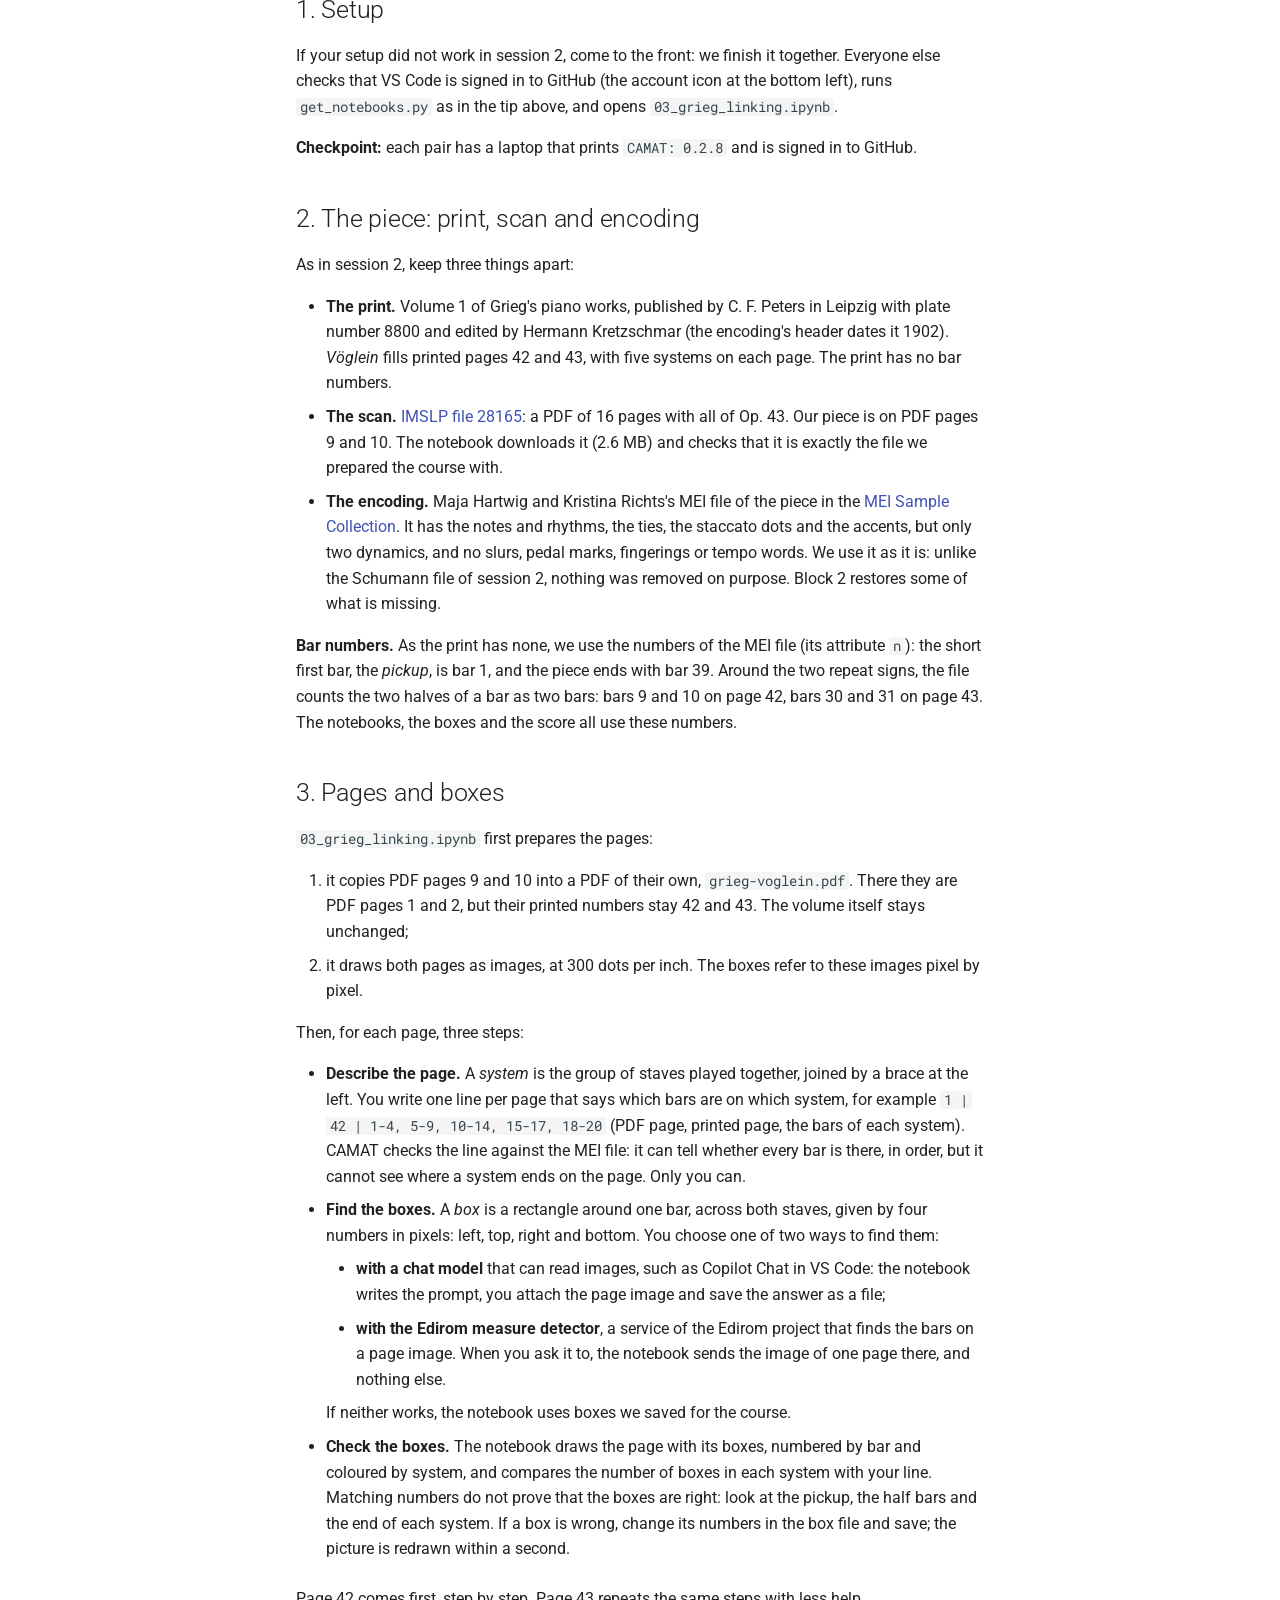
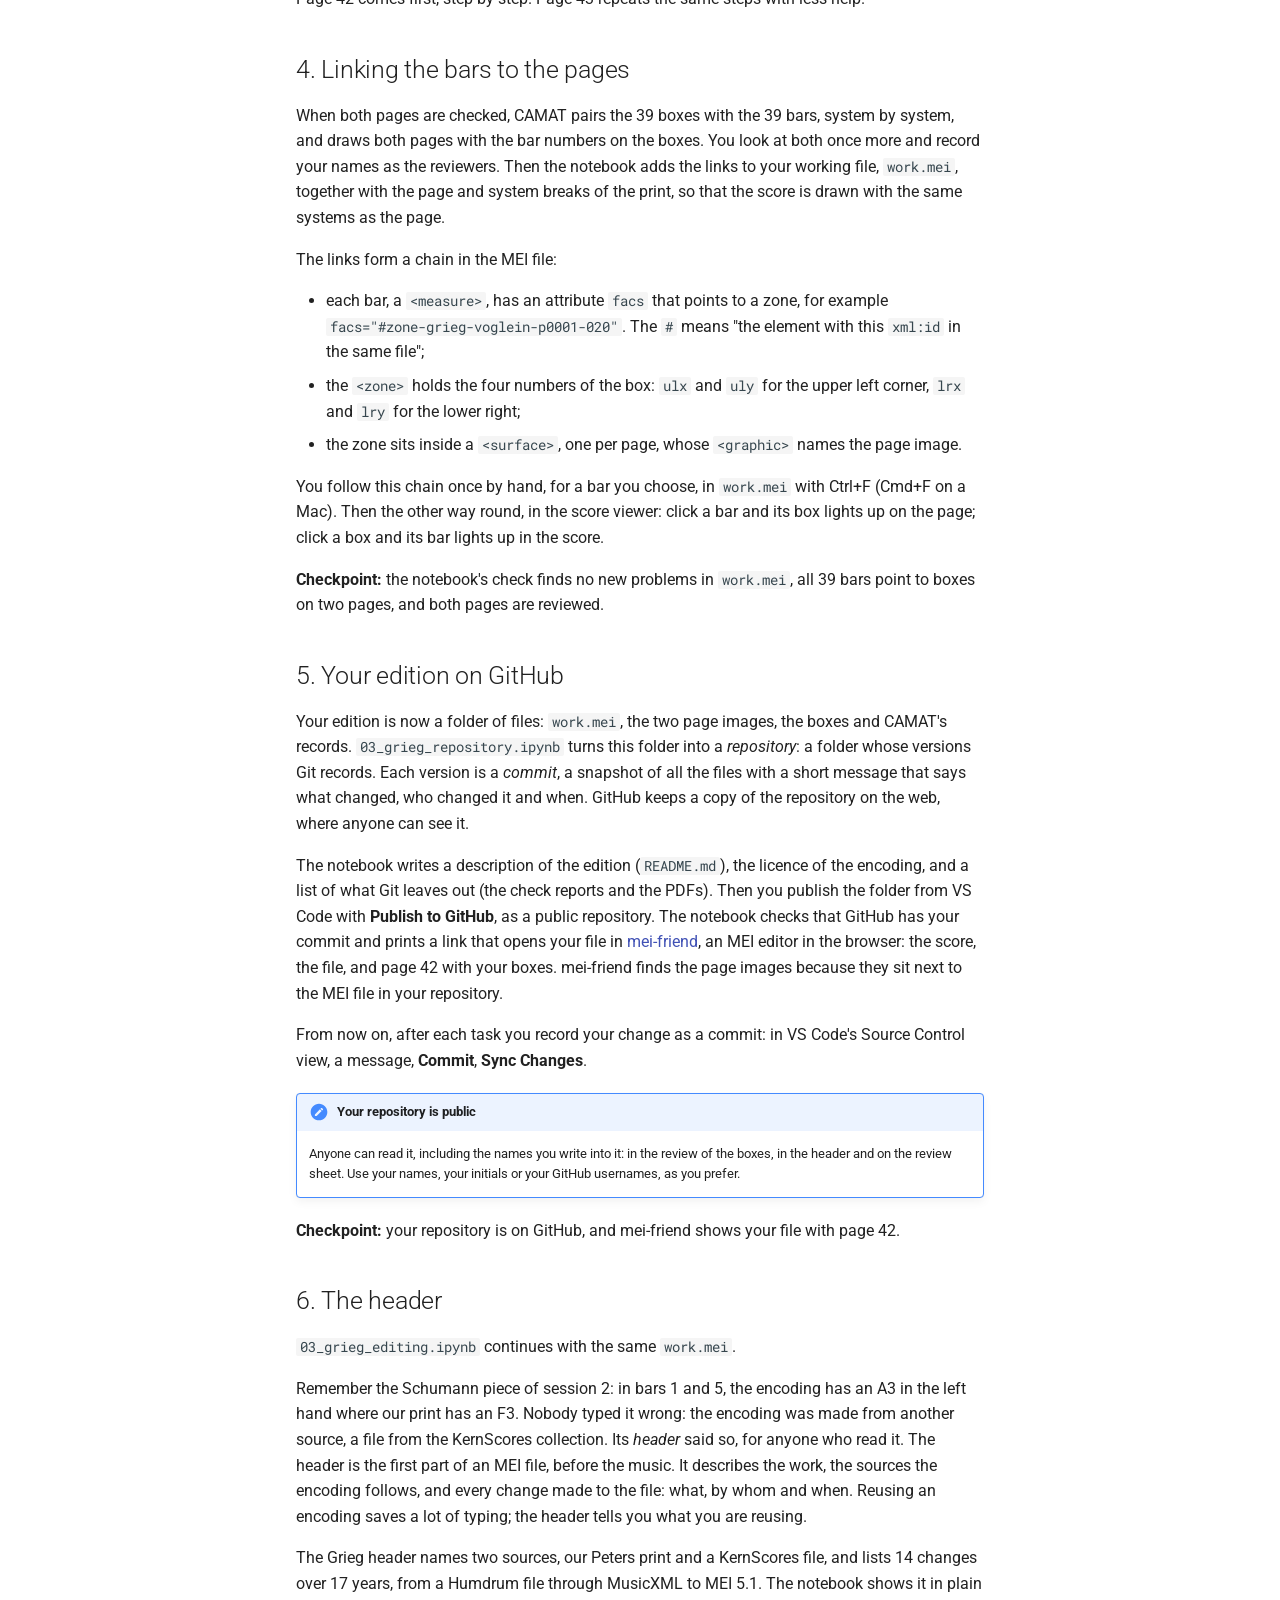
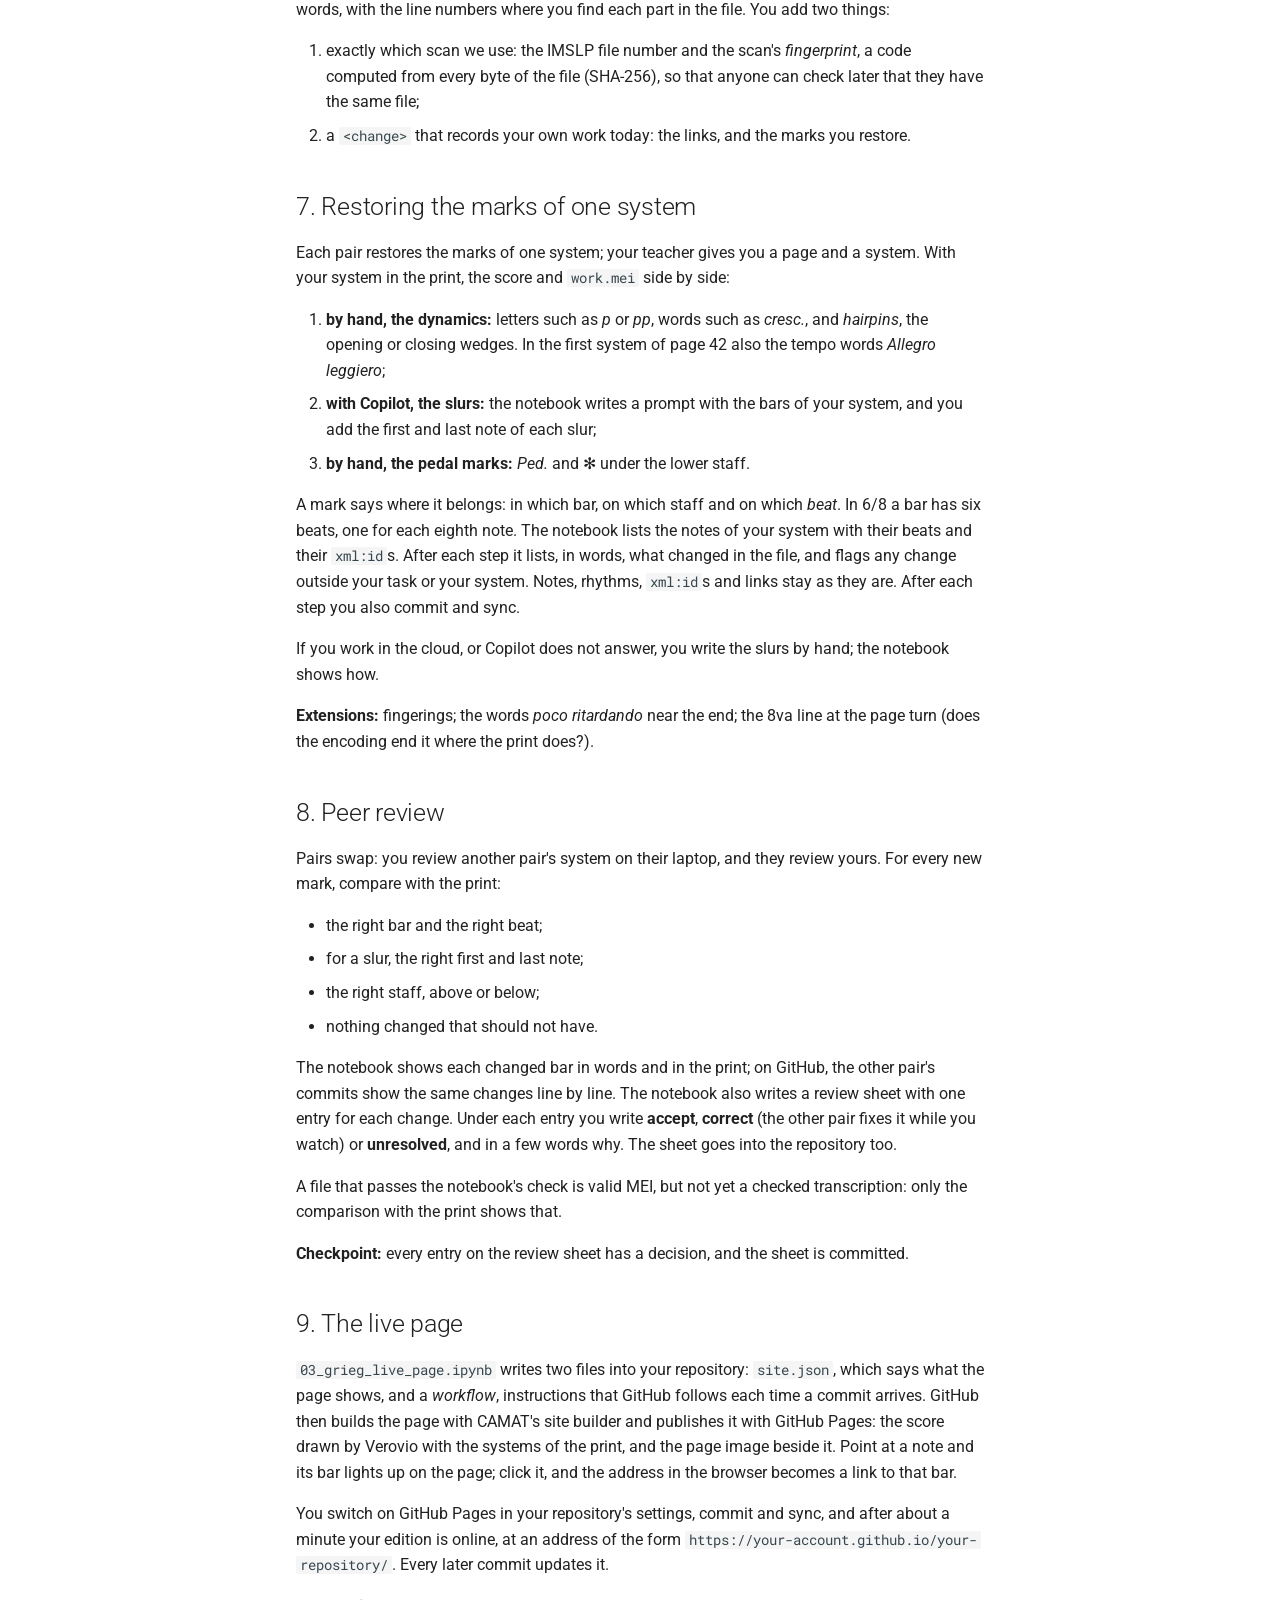
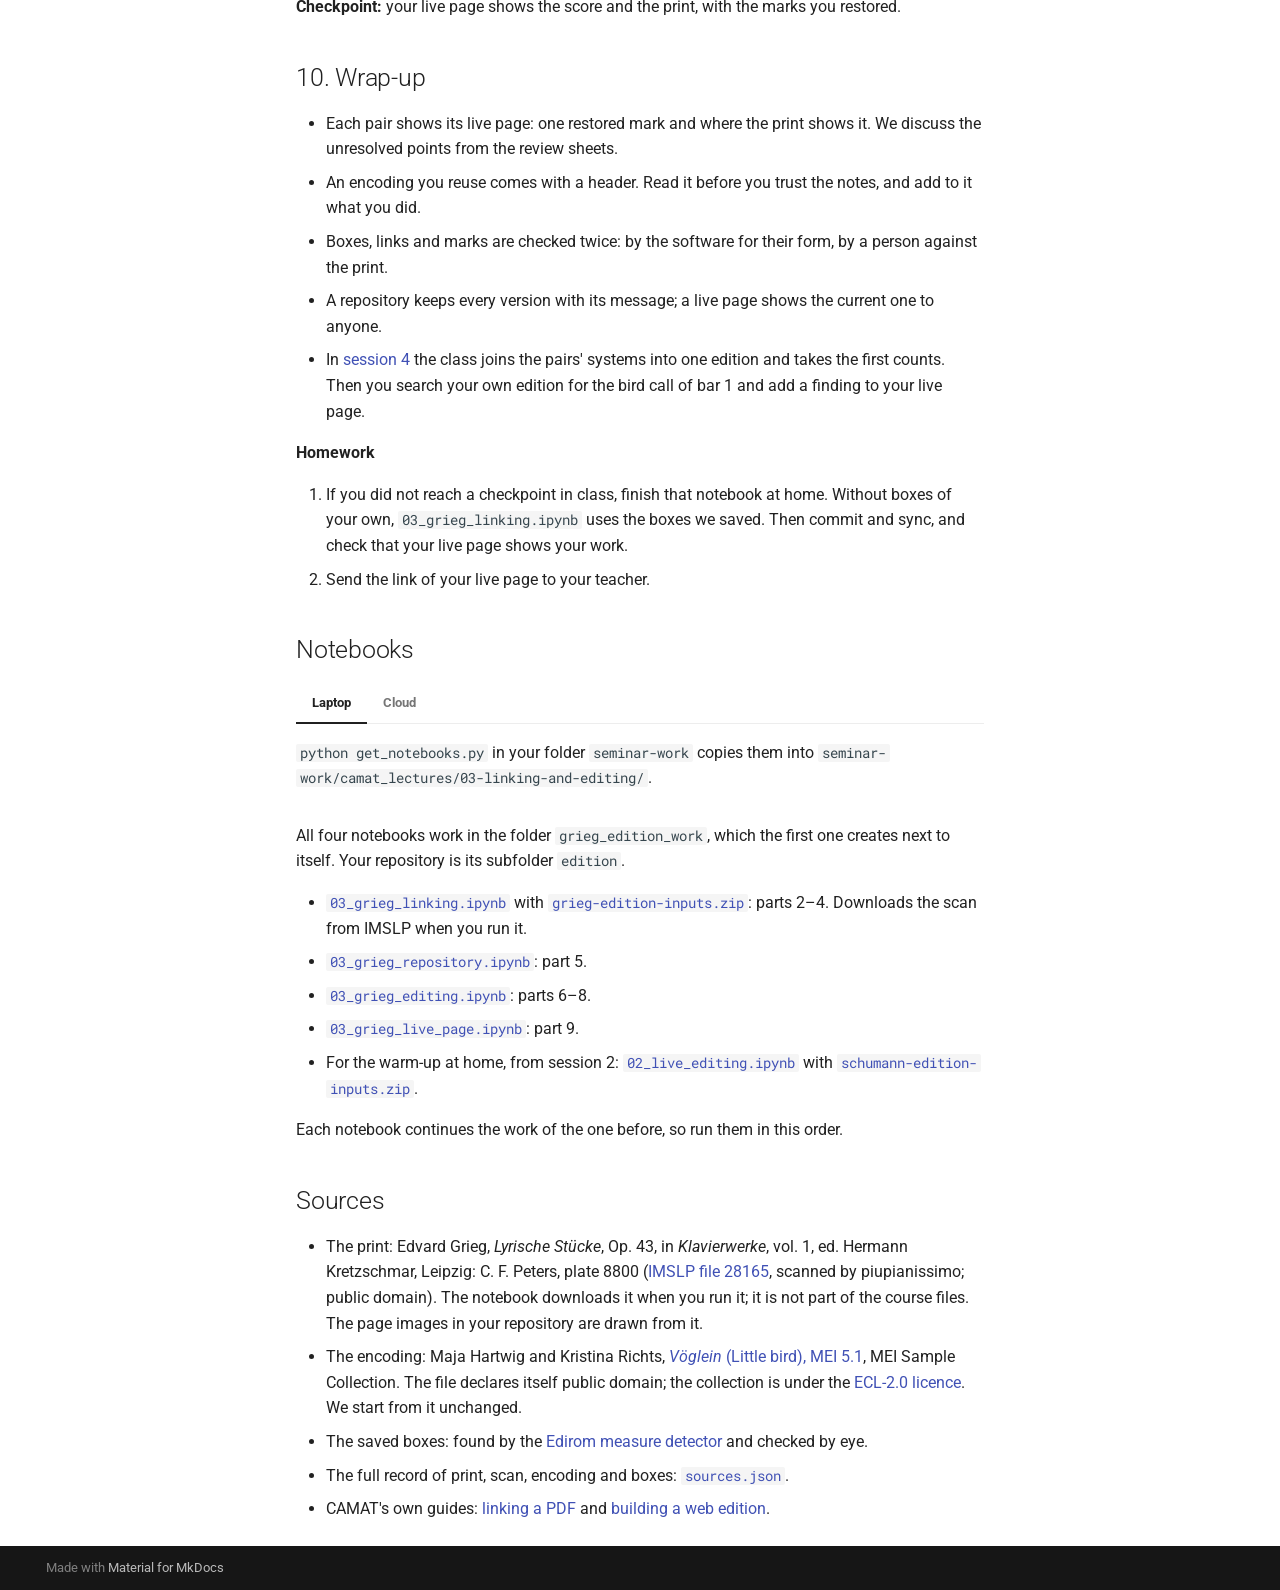
<file: sessions/03-linking-and-editing/index.html>
<!doctype html>
<html lang="en" class="no-js">
  <head>
    
      <meta charset="utf-8">
      <meta name="viewport" content="width=device-width,initial-scale=1">
      
        <meta name="description" content="Seminar materials: music encoding, Verovio and tools for analysing notated music (WS 2026/27)">
      
      
        <meta name="author" content="Egor Polyakov">
      
      
        <link rel="canonical" href="https://egorpol.github.io/camat_lectures/sessions/03-linking-and-editing/">
      
      
        <link rel="prev" href="../02-building-an-edition/">
      
      
        <link rel="next" href="../04-publishing-and-analysis/">
      
      
        
      
      
      <link rel="icon" href="../../assets/images/favicon.png">
      <meta name="generator" content="mkdocs-1.6.1, mkdocs-material-9.7.7">
    
    
      
        <title>3. Linking, editing, publishing - From Digital Edition to Computational Music Analysis</title>
      
    
    
      <link rel="stylesheet" href="../../assets/stylesheets/main.ec1eaa64.min.css">
      
        
        <link rel="stylesheet" href="../../assets/stylesheets/palette.ab4e12ef.min.css">
      
      


    
    
      
    
    
      
        
        
        <link rel="preconnect" href="https://fonts.gstatic.com" crossorigin>
        <link rel="stylesheet" href="https://fonts.googleapis.com/css?family=Roboto:300,300i,400,400i,700,700i%7CRoboto+Mono:400,400i,700,700i&display=fallback">
        <style>:root{--md-text-font:"Roboto";--md-code-font:"Roboto Mono"}</style>
      
    
    
      <link rel="stylesheet" href="../../stylesheets/demos.css">
    
    <script>__md_scope=new URL("../..",location),__md_hash=e=>[...e].reduce(((e,_)=>(e<<5)-e+_.charCodeAt(0)),0),__md_get=(e,_=localStorage,t=__md_scope)=>JSON.parse(_.getItem(t.pathname+"."+e)),__md_set=(e,_,t=localStorage,a=__md_scope)=>{try{t.setItem(a.pathname+"."+e,JSON.stringify(_))}catch(e){}}</script>
    
      

    
    
  </head>
  
  
    
    
      
    
    
    
    
    <body dir="ltr" data-md-color-scheme="default" data-md-color-primary="indigo" data-md-color-accent="indigo">
  
    
    <input class="md-toggle" data-md-toggle="drawer" type="checkbox" id="__drawer" autocomplete="off">
    <input class="md-toggle" data-md-toggle="search" type="checkbox" id="__search" autocomplete="off">
    <label class="md-overlay" for="__drawer"></label>
    <div data-md-component="skip">
      
        
        <a href="#3-building-an-edition-linking-editing-publishing" class="md-skip">
          Skip to content
        </a>
      
    </div>
    <div data-md-component="announce">
      
    </div>
    
    
      

  

<header class="md-header md-header--shadow" data-md-component="header">
  <nav class="md-header__inner md-grid" aria-label="Header">
    <a href="../.." title="From Digital Edition to Computational Music Analysis" class="md-header__button md-logo" aria-label="From Digital Edition to Computational Music Analysis" data-md-component="logo">
      
  
  <svg xmlns="http://www.w3.org/2000/svg" viewBox="0 0 24 24"><path d="M12 8a3 3 0 0 0 3-3 3 3 0 0 0-3-3 3 3 0 0 0-3 3 3 3 0 0 0 3 3m0 3.54C9.64 9.35 6.5 8 3 8v11c3.5 0 6.64 1.35 9 3.54 2.36-2.19 5.5-3.54 9-3.54V8c-3.5 0-6.64 1.35-9 3.54"/></svg>

    </a>
    <label class="md-header__button md-icon" for="__drawer">
      
      <svg xmlns="http://www.w3.org/2000/svg" viewBox="0 0 24 24"><path d="M3 6h18v2H3zm0 5h18v2H3zm0 5h18v2H3z"/></svg>
    </label>
    <div class="md-header__title" data-md-component="header-title">
      <div class="md-header__ellipsis">
        <div class="md-header__topic">
          <span class="md-ellipsis">
            From Digital Edition to Computational Music Analysis
          </span>
        </div>
        <div class="md-header__topic" data-md-component="header-topic">
          <span class="md-ellipsis">
            
              3. Linking, editing, publishing
            
          </span>
        </div>
      </div>
    </div>
    
      
        <form class="md-header__option" data-md-component="palette">
  
    
    
    
    <input class="md-option" data-md-color-media="(prefers-color-scheme: light)" data-md-color-scheme="default" data-md-color-primary="indigo" data-md-color-accent="indigo"  aria-label="Dark mode"  type="radio" name="__palette" id="__palette_0">
    
      <label class="md-header__button md-icon" title="Dark mode" for="__palette_1" hidden>
        <svg xmlns="http://www.w3.org/2000/svg" viewBox="0 0 24 24"><path d="m17.75 4.09-2.53 1.94.91 3.06-2.63-1.81-2.63 1.81.91-3.06-2.53-1.94L12.44 4l1.06-3 1.06 3zm3.5 6.91-1.64 1.25.59 1.98-1.7-1.17-1.7 1.17.59-1.98L15.75 11l2.06-.05L18.5 9l.69 1.95zm-2.28 4.95c.83-.08 1.72 1.1 1.19 1.85-.32.45-.66.87-1.08 1.27C15.17 23 8.84 23 4.94 19.07c-3.91-3.9-3.91-10.24 0-14.14.4-.4.82-.76 1.27-1.08.75-.53 1.93.36 1.85 1.19-.27 2.86.69 5.83 2.89 8.02a9.96 9.96 0 0 0 8.02 2.89m-1.64 2.02a12.08 12.08 0 0 1-7.8-3.47c-2.17-2.19-3.33-5-3.49-7.82-2.81 3.14-2.7 7.96.31 10.98 3.02 3.01 7.84 3.12 10.98.31"/></svg>
      </label>
    
  
    
    
    
    <input class="md-option" data-md-color-media="(prefers-color-scheme: dark)" data-md-color-scheme="slate" data-md-color-primary="indigo" data-md-color-accent="indigo"  aria-label="Light mode"  type="radio" name="__palette" id="__palette_1">
    
      <label class="md-header__button md-icon" title="Light mode" for="__palette_0" hidden>
        <svg xmlns="http://www.w3.org/2000/svg" viewBox="0 0 24 24"><path d="M12 7a5 5 0 0 1 5 5 5 5 0 0 1-5 5 5 5 0 0 1-5-5 5 5 0 0 1 5-5m0 2a3 3 0 0 0-3 3 3 3 0 0 0 3 3 3 3 0 0 0 3-3 3 3 0 0 0-3-3m0-7 2.39 3.42C13.65 5.15 12.84 5 12 5s-1.65.15-2.39.42zM3.34 7l4.16-.35A7.2 7.2 0 0 0 5.94 8.5c-.44.74-.69 1.5-.83 2.29zm.02 10 1.76-3.77a7.131 7.131 0 0 0 2.38 4.14zM20.65 7l-1.77 3.79a7.02 7.02 0 0 0-2.38-4.15zm-.01 10-4.14.36c.59-.51 1.12-1.14 1.54-1.86.42-.73.69-1.5.83-2.29zM12 22l-2.41-3.44c.74.27 1.55.44 2.41.44.82 0 1.63-.17 2.37-.44z"/></svg>
      </label>
    
  
</form>
      
    
    
      <script>var palette=__md_get("__palette");if(palette&&palette.color){if("(prefers-color-scheme)"===palette.color.media){var media=matchMedia("(prefers-color-scheme: light)"),input=document.querySelector(media.matches?"[data-md-color-media='(prefers-color-scheme: light)']":"[data-md-color-media='(prefers-color-scheme: dark)']");palette.color.media=input.getAttribute("data-md-color-media"),palette.color.scheme=input.getAttribute("data-md-color-scheme"),palette.color.primary=input.getAttribute("data-md-color-primary"),palette.color.accent=input.getAttribute("data-md-color-accent")}for(var[key,value]of Object.entries(palette.color))document.body.setAttribute("data-md-color-"+key,value)}</script>
    
    
    
      
      
        <label class="md-header__button md-icon" for="__search">
          
          <svg xmlns="http://www.w3.org/2000/svg" viewBox="0 0 24 24"><path d="M9.5 3A6.5 6.5 0 0 1 16 9.5c0 1.61-.59 3.09-1.56 4.23l.27.27h.79l5 5-1.5 1.5-5-5v-.79l-.27-.27A6.52 6.52 0 0 1 9.5 16 6.5 6.5 0 0 1 3 9.5 6.5 6.5 0 0 1 9.5 3m0 2C7 5 5 7 5 9.5S7 14 9.5 14 14 12 14 9.5 12 5 9.5 5"/></svg>
        </label>
        <div class="md-search" data-md-component="search" role="dialog">
  <label class="md-search__overlay" for="__search"></label>
  <div class="md-search__inner" role="search">
    <form class="md-search__form" name="search">
      <input type="text" class="md-search__input" name="query" aria-label="Search" placeholder="Search" autocapitalize="off" autocorrect="off" autocomplete="off" spellcheck="false" data-md-component="search-query" required>
      <label class="md-search__icon md-icon" for="__search">
        
        <svg xmlns="http://www.w3.org/2000/svg" viewBox="0 0 24 24"><path d="M9.5 3A6.5 6.5 0 0 1 16 9.5c0 1.61-.59 3.09-1.56 4.23l.27.27h.79l5 5-1.5 1.5-5-5v-.79l-.27-.27A6.52 6.52 0 0 1 9.5 16 6.5 6.5 0 0 1 3 9.5 6.5 6.5 0 0 1 9.5 3m0 2C7 5 5 7 5 9.5S7 14 9.5 14 14 12 14 9.5 12 5 9.5 5"/></svg>
        
        <svg xmlns="http://www.w3.org/2000/svg" viewBox="0 0 24 24"><path d="M20 11v2H8l5.5 5.5-1.42 1.42L4.16 12l7.92-7.92L13.5 5.5 8 11z"/></svg>
      </label>
      <nav class="md-search__options" aria-label="Search">
        
        <button type="reset" class="md-search__icon md-icon" title="Clear" aria-label="Clear" tabindex="-1">
          
          <svg xmlns="http://www.w3.org/2000/svg" viewBox="0 0 24 24"><path d="M19 6.41 17.59 5 12 10.59 6.41 5 5 6.41 10.59 12 5 17.59 6.41 19 12 13.41 17.59 19 19 17.59 13.41 12z"/></svg>
        </button>
      </nav>
      
    </form>
    <div class="md-search__output">
      <div class="md-search__scrollwrap" tabindex="0" data-md-scrollfix>
        <div class="md-search-result" data-md-component="search-result">
          <div class="md-search-result__meta">
            Initializing search
          </div>
          <ol class="md-search-result__list" role="presentation"></ol>
        </div>
      </div>
    </div>
  </div>
</div>
      
    
    
  </nav>
  
</header>
    
    <div class="md-container" data-md-component="container">
      
      
        
          
        
      
      <main class="md-main" data-md-component="main">
        <div class="md-main__inner md-grid">
          
            
              
              <div class="md-sidebar md-sidebar--primary" data-md-component="sidebar" data-md-type="navigation" >
                <div class="md-sidebar__scrollwrap">
                  <div class="md-sidebar__inner">
                    



<nav class="md-nav md-nav--primary" aria-label="Navigation" data-md-level="0">
  <label class="md-nav__title" for="__drawer">
    <a href="../.." title="From Digital Edition to Computational Music Analysis" class="md-nav__button md-logo" aria-label="From Digital Edition to Computational Music Analysis" data-md-component="logo">
      
  
  <svg xmlns="http://www.w3.org/2000/svg" viewBox="0 0 24 24"><path d="M12 8a3 3 0 0 0 3-3 3 3 0 0 0-3-3 3 3 0 0 0-3 3 3 3 0 0 0 3 3m0 3.54C9.64 9.35 6.5 8 3 8v11c3.5 0 6.64 1.35 9 3.54 2.36-2.19 5.5-3.54 9-3.54V8c-3.5 0-6.64 1.35-9 3.54"/></svg>

    </a>
    From Digital Edition to Computational Music Analysis
  </label>
  
  <ul class="md-nav__list" data-md-scrollfix>
    
      
      
  
  
  
  
    <li class="md-nav__item">
      <a href="../.." class="md-nav__link">
        
  
  
  <span class="md-ellipsis">
    
  
    Home
  

    
  </span>
  
  

      </a>
    </li>
  

    
      
      
  
  
  
  
    <li class="md-nav__item">
      <a href="../../setup/" class="md-nav__link">
        
  
  
  <span class="md-ellipsis">
    
  
    Setup on Jupyter4NFDI
  

    
  </span>
  
  

      </a>
    </li>
  

    
      
      
  
  
  
  
    <li class="md-nav__item">
      <a href="../../setup-laptop/" class="md-nav__link">
        
  
  
  <span class="md-ellipsis">
    
  
    Setup on your laptop
  

    
  </span>
  
  

      </a>
    </li>
  

    
      
      
  
  
    
  
  
  
    
    
    
    
      
        
        
      
    
    
    <li class="md-nav__item md-nav__item--active md-nav__item--section md-nav__item--nested">
      
        
        
        <input class="md-nav__toggle md-toggle " type="checkbox" id="__nav_4" checked>
        
          
          <label class="md-nav__link" for="__nav_4" id="__nav_4_label" tabindex="">
            
  
  
  <span class="md-ellipsis">
    
  
    Sessions
  

    
  </span>
  
  

            <span class="md-nav__icon md-icon"></span>
          </label>
        
        <nav class="md-nav" data-md-level="1" aria-labelledby="__nav_4_label" aria-expanded="true">
          <label class="md-nav__title" for="__nav_4">
            <span class="md-nav__icon md-icon"></span>
            
  
    Sessions
  

          </label>
          <ul class="md-nav__list" data-md-scrollfix>
            
              
                
  
  
  
  
    <li class="md-nav__item">
      <a href="../01-why-encode-music/" class="md-nav__link">
        
  
  
  <span class="md-ellipsis">
    
  
    1. Why encode music?
  

    
  </span>
  
  

      </a>
    </li>
  

              
            
              
                
  
  
  
  
    <li class="md-nav__item">
      <a href="../02-building-an-edition/" class="md-nav__link">
        
  
  
  <span class="md-ellipsis">
    
  
    2. The source and the notes
  

    
  </span>
  
  

      </a>
    </li>
  

              
            
              
                
  
  
    
  
  
  
    <li class="md-nav__item md-nav__item--active">
      
      <input class="md-nav__toggle md-toggle" type="checkbox" id="__toc">
      
      
        
      
      
        <label class="md-nav__link md-nav__link--active" for="__toc">
          
  
  
  <span class="md-ellipsis">
    
  
    3. Linking, editing, publishing
  

    
  </span>
  
  

          <span class="md-nav__icon md-icon"></span>
        </label>
      
      <a href="./" class="md-nav__link md-nav__link--active">
        
  
  
  <span class="md-ellipsis">
    
  
    3. Linking, editing, publishing
  

    
  </span>
  
  

      </a>
      
        

<nav class="md-nav md-nav--secondary" aria-label="Table of contents">
  
  
  
    
  
  
    <label class="md-nav__title" for="__toc">
      <span class="md-nav__icon md-icon"></span>
      Table of contents
    </label>
    <ul class="md-nav__list" data-md-component="toc" data-md-scrollfix>
      
        <li class="md-nav__item">
  <a href="#1-setup" class="md-nav__link">
    <span class="md-ellipsis">
      
        1. Setup
      
    </span>
  </a>
  
</li>
      
        <li class="md-nav__item">
  <a href="#2-the-piece-print-scan-and-encoding" class="md-nav__link">
    <span class="md-ellipsis">
      
        2. The piece: print, scan and encoding
      
    </span>
  </a>
  
</li>
      
        <li class="md-nav__item">
  <a href="#3-pages-and-boxes" class="md-nav__link">
    <span class="md-ellipsis">
      
        3. Pages and boxes
      
    </span>
  </a>
  
</li>
      
        <li class="md-nav__item">
  <a href="#4-linking-the-bars-to-the-pages" class="md-nav__link">
    <span class="md-ellipsis">
      
        4. Linking the bars to the pages
      
    </span>
  </a>
  
</li>
      
        <li class="md-nav__item">
  <a href="#5-your-edition-on-github" class="md-nav__link">
    <span class="md-ellipsis">
      
        5. Your edition on GitHub
      
    </span>
  </a>
  
</li>
      
        <li class="md-nav__item">
  <a href="#6-the-header" class="md-nav__link">
    <span class="md-ellipsis">
      
        6. The header
      
    </span>
  </a>
  
</li>
      
        <li class="md-nav__item">
  <a href="#7-restoring-the-marks-of-one-system" class="md-nav__link">
    <span class="md-ellipsis">
      
        7. Restoring the marks of one system
      
    </span>
  </a>
  
</li>
      
        <li class="md-nav__item">
  <a href="#8-peer-review" class="md-nav__link">
    <span class="md-ellipsis">
      
        8. Peer review
      
    </span>
  </a>
  
</li>
      
        <li class="md-nav__item">
  <a href="#9-the-live-page" class="md-nav__link">
    <span class="md-ellipsis">
      
        9. The live page
      
    </span>
  </a>
  
</li>
      
        <li class="md-nav__item">
  <a href="#10-wrap-up" class="md-nav__link">
    <span class="md-ellipsis">
      
        10. Wrap-up
      
    </span>
  </a>
  
</li>
      
        <li class="md-nav__item">
  <a href="#notebooks" class="md-nav__link">
    <span class="md-ellipsis">
      
        Notebooks
      
    </span>
  </a>
  
</li>
      
        <li class="md-nav__item">
  <a href="#sources" class="md-nav__link">
    <span class="md-ellipsis">
      
        Sources
      
    </span>
  </a>
  
</li>
      
    </ul>
  
</nav>
      
    </li>
  

              
            
              
                
  
  
  
  
    <li class="md-nav__item">
      <a href="../04-publishing-and-analysis/" class="md-nav__link">
        
  
  
  <span class="md-ellipsis">
    
  
    4. The class edition, first analysis
  

    
  </span>
  
  

      </a>
    </li>
  

              
            
          </ul>
        </nav>
      
    </li>
  

    
  </ul>
</nav>
                  </div>
                </div>
              </div>
            
            
              
              <div class="md-sidebar md-sidebar--secondary" data-md-component="sidebar" data-md-type="toc" >
                <div class="md-sidebar__scrollwrap">
                  <div class="md-sidebar__inner">
                    

<nav class="md-nav md-nav--secondary" aria-label="Table of contents">
  
  
  
    
  
  
    <label class="md-nav__title" for="__toc">
      <span class="md-nav__icon md-icon"></span>
      Table of contents
    </label>
    <ul class="md-nav__list" data-md-component="toc" data-md-scrollfix>
      
        <li class="md-nav__item">
  <a href="#1-setup" class="md-nav__link">
    <span class="md-ellipsis">
      
        1. Setup
      
    </span>
  </a>
  
</li>
      
        <li class="md-nav__item">
  <a href="#2-the-piece-print-scan-and-encoding" class="md-nav__link">
    <span class="md-ellipsis">
      
        2. The piece: print, scan and encoding
      
    </span>
  </a>
  
</li>
      
        <li class="md-nav__item">
  <a href="#3-pages-and-boxes" class="md-nav__link">
    <span class="md-ellipsis">
      
        3. Pages and boxes
      
    </span>
  </a>
  
</li>
      
        <li class="md-nav__item">
  <a href="#4-linking-the-bars-to-the-pages" class="md-nav__link">
    <span class="md-ellipsis">
      
        4. Linking the bars to the pages
      
    </span>
  </a>
  
</li>
      
        <li class="md-nav__item">
  <a href="#5-your-edition-on-github" class="md-nav__link">
    <span class="md-ellipsis">
      
        5. Your edition on GitHub
      
    </span>
  </a>
  
</li>
      
        <li class="md-nav__item">
  <a href="#6-the-header" class="md-nav__link">
    <span class="md-ellipsis">
      
        6. The header
      
    </span>
  </a>
  
</li>
      
        <li class="md-nav__item">
  <a href="#7-restoring-the-marks-of-one-system" class="md-nav__link">
    <span class="md-ellipsis">
      
        7. Restoring the marks of one system
      
    </span>
  </a>
  
</li>
      
        <li class="md-nav__item">
  <a href="#8-peer-review" class="md-nav__link">
    <span class="md-ellipsis">
      
        8. Peer review
      
    </span>
  </a>
  
</li>
      
        <li class="md-nav__item">
  <a href="#9-the-live-page" class="md-nav__link">
    <span class="md-ellipsis">
      
        9. The live page
      
    </span>
  </a>
  
</li>
      
        <li class="md-nav__item">
  <a href="#10-wrap-up" class="md-nav__link">
    <span class="md-ellipsis">
      
        10. Wrap-up
      
    </span>
  </a>
  
</li>
      
        <li class="md-nav__item">
  <a href="#notebooks" class="md-nav__link">
    <span class="md-ellipsis">
      
        Notebooks
      
    </span>
  </a>
  
</li>
      
        <li class="md-nav__item">
  <a href="#sources" class="md-nav__link">
    <span class="md-ellipsis">
      
        Sources
      
    </span>
  </a>
  
</li>
      
    </ul>
  
</nav>
                  </div>
                </div>
              </div>
            
          
          
            <div class="md-content" data-md-component="content">
              
              <article class="md-content__inner md-typeset">
                
                  



<h1 id="3-building-an-edition-linking-editing-publishing">3. Building an edition: linking, editing, publishing<a class="headerlink" href="#3-building-an-edition-linking-editing-publishing" title="Permanent link">&para;</a></h1>
<p>Session 3 (double session, 2 × 90 minutes).</p>
<p>In session 2 you saw, mostly on the projector, how an edition links each bar of an encoding to its place on a scan of the print. Today you make an edition yourselves, from the start, and put it online: Edvard Grieg's <em>Vöglein</em> (Little bird) from the <em>Lyric Pieces</em>, Op. 43 No. 4, two pages of a printed edition. You work in pairs, on one laptop per pair. In block 1 you turn the PDF into page images, find a box around every bar, link the MEI file to both pages, and publish your edition as a repository on GitHub. In block 2 you work on the encoding itself: you read its header, the part that says where the encoding comes from, and restore the slurs, dynamics and pedal marks of one system from the print. Another pair checks your marks against the print. At the end, your edition becomes a live page on the web.</p>
<div class="admonition tip">
<p class="admonition-title">Before the session</p>
<p>Your laptop should be set up as in session 2: <code>02_pdf_preparation.ipynb</code> prints <code>CAMAT: 0.2.8</code>, and VS Code is signed in to your GitHub account. Then get today's notebooks: in your folder <code>seminar-work</code>, run <code>python get_notebooks.py</code> again (on the cloud route, run your <code>get_notebooks.ipynb</code>). It adds the folder <code>03-linking-and-editing</code> and keeps everything you already have. If your setup did not work in session 2, don't worry: the first 15 minutes of class are for finishing it, with help.</p>
<p>To warm up, you can work through <code>02_live_editing.ipynb</code> from session 2 at home: you add tempo words and a dynamic to the Schumann piece by hand, and a slur with Copilot. Block 2 works the same way.</p>
</div>
<p><strong>By the end of the session you can</strong></p>
<ol>
<li>turn the PDF of a printed volume into images of the pages you need, and keep the original file unchanged;</li>
<li>describe a page system by system, and check the boxes around its bars;</li>
<li>follow the link from a bar in the MEI file to its box on the page, and back;</li>
<li>say what the MEI header records and why: where the encoding came from, which print it follows, and who changed what;</li>
<li>restore a printed mark in the MEI file and check it against the print and the score;</li>
<li>keep an edition in a Git repository, record each change as a commit, and publish it on GitHub as a live page.</li>
</ol>
<p><strong>Today in short</strong></p>
<table>
<thead>
<tr>
<th>Part</th>
<th>When</th>
<th>Notebook</th>
</tr>
</thead>
<tbody>
<tr>
<td><a href="#1-setup">1. Setup</a></td>
<td>block 1, first 15 minutes</td>
<td></td>
</tr>
<tr>
<td><a href="#2-the-piece-print-scan-and-encoding">2. The piece: print, scan and encoding</a></td>
<td>block 1</td>
<td><a href="notebooks/03_grieg_linking.ipynb"><code>03_grieg_linking.ipynb</code></a>, part 1</td>
</tr>
<tr>
<td><a href="#3-pages-and-boxes">3. Pages and boxes</a></td>
<td>block 1</td>
<td><a href="notebooks/03_grieg_linking.ipynb"><code>03_grieg_linking.ipynb</code></a>, parts 2–5</td>
</tr>
<tr>
<td><a href="#4-linking-the-bars-to-the-pages">4. Linking the bars to the pages</a></td>
<td>block 1</td>
<td><a href="notebooks/03_grieg_linking.ipynb"><code>03_grieg_linking.ipynb</code></a>, parts 6–8</td>
</tr>
<tr>
<td><a href="#5-your-edition-on-github">5. Your edition on GitHub</a></td>
<td>end of block 1</td>
<td><a href="notebooks/03_grieg_repository.ipynb"><code>03_grieg_repository.ipynb</code></a></td>
</tr>
<tr>
<td><a href="#6-the-header">6. The header</a></td>
<td>block 2</td>
<td><a href="notebooks/03_grieg_editing.ipynb"><code>03_grieg_editing.ipynb</code></a>, parts 1–3</td>
</tr>
<tr>
<td><a href="#7-restoring-the-marks-of-one-system">7. Restoring the marks of one system</a></td>
<td>block 2</td>
<td><a href="notebooks/03_grieg_editing.ipynb"><code>03_grieg_editing.ipynb</code></a>, parts 4–5</td>
</tr>
<tr>
<td><a href="#8-peer-review">8. Peer review</a></td>
<td>block 2</td>
<td><a href="notebooks/03_grieg_editing.ipynb"><code>03_grieg_editing.ipynb</code></a>, part 6</td>
</tr>
<tr>
<td><a href="#9-the-live-page">9. The live page</a></td>
<td>end of block 2</td>
<td><a href="notebooks/03_grieg_live_page.ipynb"><code>03_grieg_live_page.ipynb</code></a></td>
</tr>
</tbody>
</table>
<h2 id="1-setup">1. Setup<a class="headerlink" href="#1-setup" title="Permanent link">&para;</a></h2>
<p>If your setup did not work in session 2, come to the front: we finish it together. Everyone else checks that VS Code is signed in to GitHub (the account icon at the bottom left), runs <code>get_notebooks.py</code> as in the tip above, and opens <code>03_grieg_linking.ipynb</code>.</p>
<p><strong>Checkpoint:</strong> each pair has a laptop that prints <code>CAMAT: 0.2.8</code> and is signed in to GitHub.</p>
<h2 id="2-the-piece-print-scan-and-encoding">2. The piece: print, scan and encoding<a class="headerlink" href="#2-the-piece-print-scan-and-encoding" title="Permanent link">&para;</a></h2>
<p>As in session 2, keep three things apart:</p>
<ul>
<li><strong>The print.</strong> Volume 1 of Grieg's piano works, published by C. F. Peters in Leipzig with plate number 8800 and edited by Hermann Kretzschmar (the encoding's header dates it 1902). <em>Vöglein</em> fills printed pages 42 and 43, with five systems on each page. The print has no bar numbers.</li>
<li><strong>The scan.</strong> <a href="https://imslp.org/wiki/Special:ImagefromIndex/28165">IMSLP file 28165</a>: a PDF of 16 pages with all of Op. 43. Our piece is on PDF pages 9 and 10. The notebook downloads it (2.6 MB) and checks that it is exactly the file we prepared the course with.</li>
<li><strong>The encoding.</strong> Maja Hartwig and Kristina Richts's MEI file of the piece in the <a href="https://github.com/music-encoding/sample-encodings/blob/e4a3c4dece588ae0bdb13e5cf956340dcd99b447/MEI_5.1/Music/Complete_examples/Grieg_Little_bird_Op43_No4.mei">MEI Sample Collection</a>. It has the notes and rhythms, the ties, the staccato dots and the accents, but only two dynamics, and no slurs, pedal marks, fingerings or tempo words. We use it as it is: unlike the Schumann file of session 2, nothing was removed on purpose. Block 2 restores some of what is missing.</li>
</ul>
<p><strong>Bar numbers.</strong> As the print has none, we use the numbers of the MEI file (its attribute <code>n</code>): the short first bar, the <em>pickup</em>, is bar 1, and the piece ends with bar 39. Around the two repeat signs, the file counts the two halves of a bar as two bars: bars 9 and 10 on page 42, bars 30 and 31 on page 43. The notebooks, the boxes and the score all use these numbers.</p>
<h2 id="3-pages-and-boxes">3. Pages and boxes<a class="headerlink" href="#3-pages-and-boxes" title="Permanent link">&para;</a></h2>
<p><code>03_grieg_linking.ipynb</code> first prepares the pages:</p>
<ol>
<li>it copies PDF pages 9 and 10 into a PDF of their own, <code>grieg-voglein.pdf</code>. There they are PDF pages 1 and 2, but their printed numbers stay 42 and 43. The volume itself stays unchanged;</li>
<li>it draws both pages as images, at 300 dots per inch. The boxes refer to these images pixel by pixel.</li>
</ol>
<p>Then, for each page, three steps:</p>
<ul>
<li><strong>Describe the page.</strong> A <em>system</em> is the group of staves played together, joined by a brace at the left. You write one line per page that says which bars are on which system, for example <code>1 | 42 | 1-4, 5-9, 10-14, 15-17, 18-20</code> (PDF page, printed page, the bars of each system). CAMAT checks the line against the MEI file: it can tell whether every bar is there, in order, but it cannot see where a system ends on the page. Only you can.</li>
<li>
<p><strong>Find the boxes.</strong> A <em>box</em> is a rectangle around one bar, across both staves, given by four numbers in pixels: left, top, right and bottom. You choose one of two ways to find them:</p>
<ul>
<li><strong>with a chat model</strong> that can read images, such as Copilot Chat in VS Code: the notebook writes the prompt, you attach the page image and save the answer as a file;</li>
<li><strong>with the Edirom measure detector</strong>, a service of the Edirom project that finds the bars on a page image. When you ask it to, the notebook sends the image of one page there, and nothing else.</li>
</ul>
<p>If neither works, the notebook uses boxes we saved for the course.</p>
</li>
<li>
<p><strong>Check the boxes.</strong> The notebook draws the page with its boxes, numbered by bar and coloured by system, and compares the number of boxes in each system with your line. Matching numbers do not prove that the boxes are right: look at the pickup, the half bars and the end of each system. If a box is wrong, change its numbers in the box file and save; the picture is redrawn within a second.</p>
</li>
</ul>
<p>Page 42 comes first, step by step. Page 43 repeats the same steps with less help.</p>
<h2 id="4-linking-the-bars-to-the-pages">4. Linking the bars to the pages<a class="headerlink" href="#4-linking-the-bars-to-the-pages" title="Permanent link">&para;</a></h2>
<p>When both pages are checked, CAMAT pairs the 39 boxes with the 39 bars, system by system, and draws both pages with the bar numbers on the boxes. You look at both once more and record your names as the reviewers. Then the notebook adds the links to your working file, <code>work.mei</code>, together with the page and system breaks of the print, so that the score is drawn with the same systems as the page.</p>
<p>The links form a chain in the MEI file:</p>
<ul>
<li>each bar, a <code>&lt;measure&gt;</code>, has an attribute <code>facs</code> that points to a zone, for example <code>facs="#zone-grieg-voglein-p0001-020"</code>. The <code>#</code> means "the element with this <code>xml:id</code> in the same file";</li>
<li>the <code>&lt;zone&gt;</code> holds the four numbers of the box: <code>ulx</code> and <code>uly</code> for the upper left corner, <code>lrx</code> and <code>lry</code> for the lower right;</li>
<li>the zone sits inside a <code>&lt;surface&gt;</code>, one per page, whose <code>&lt;graphic&gt;</code> names the page image.</li>
</ul>
<p>You follow this chain once by hand, for a bar you choose, in <code>work.mei</code> with Ctrl+F (Cmd+F on a Mac). Then the other way round, in the score viewer: click a bar and its box lights up on the page; click a box and its bar lights up in the score.</p>
<p><strong>Checkpoint:</strong> the notebook's check finds no new problems in <code>work.mei</code>, all 39 bars point to boxes on two pages, and both pages are reviewed.</p>
<h2 id="5-your-edition-on-github">5. Your edition on GitHub<a class="headerlink" href="#5-your-edition-on-github" title="Permanent link">&para;</a></h2>
<p>Your edition is now a folder of files: <code>work.mei</code>, the two page images, the boxes and CAMAT's records. <code>03_grieg_repository.ipynb</code> turns this folder into a <em>repository</em>: a folder whose versions Git records. Each version is a <em>commit</em>, a snapshot of all the files with a short message that says what changed, who changed it and when. GitHub keeps a copy of the repository on the web, where anyone can see it.</p>
<p>The notebook writes a description of the edition (<code>README.md</code>), the licence of the encoding, and a list of what Git leaves out (the check reports and the PDFs). Then you publish the folder from VS Code with <strong>Publish to GitHub</strong>, as a public repository. The notebook checks that GitHub has your commit and prints a link that opens your file in <a href="https://mei-friend.mdw.ac.at/">mei-friend</a>, an MEI editor in the browser: the score, the file, and page 42 with your boxes. mei-friend finds the page images because they sit next to the MEI file in your repository.</p>
<p>From now on, after each task you record your change as a commit: in VS Code's Source Control view, a message, <strong>Commit</strong>, <strong>Sync Changes</strong>.</p>
<div class="admonition note">
<p class="admonition-title">Your repository is public</p>
<p>Anyone can read it, including the names you write into it: in the review of the boxes, in the header and on the review sheet. Use your names, your initials or your GitHub usernames, as you prefer.</p>
</div>
<p><strong>Checkpoint:</strong> your repository is on GitHub, and mei-friend shows your file with page 42.</p>
<h2 id="6-the-header">6. The header<a class="headerlink" href="#6-the-header" title="Permanent link">&para;</a></h2>
<p><code>03_grieg_editing.ipynb</code> continues with the same <code>work.mei</code>.</p>
<p>Remember the Schumann piece of session 2: in bars 1 and 5, the encoding has an A3 in the left hand where our print has an F3. Nobody typed it wrong: the encoding was made from another source, a file from the KernScores collection. Its <em>header</em> said so, for anyone who read it. The header is the first part of an MEI file, before the music. It describes the work, the sources the encoding follows, and every change made to the file: what, by whom and when. Reusing an encoding saves a lot of typing; the header tells you what you are reusing.</p>
<p>The Grieg header names two sources, our Peters print and a KernScores file, and lists 14 changes over 17 years, from a Humdrum file through MusicXML to MEI 5.1. The notebook shows it in plain words, with the line numbers where you find each part in the file. You add two things:</p>
<ol>
<li>exactly which scan we use: the IMSLP file number and the scan's <em>fingerprint</em>, a code computed from every byte of the file (SHA-256), so that anyone can check later that they have the same file;</li>
<li>a <code>&lt;change&gt;</code> that records your own work today: the links, and the marks you restore.</li>
</ol>
<h2 id="7-restoring-the-marks-of-one-system">7. Restoring the marks of one system<a class="headerlink" href="#7-restoring-the-marks-of-one-system" title="Permanent link">&para;</a></h2>
<p>Each pair restores the marks of one system; your teacher gives you a page and a system. With your system in the print, the score and <code>work.mei</code> side by side:</p>
<ol>
<li><strong>by hand, the dynamics:</strong> letters such as <em>p</em> or <em>pp</em>, words such as <em>cresc.</em>, and <em>hairpins</em>, the opening or closing wedges. In the first system of page 42 also the tempo words <em>Allegro leggiero</em>;</li>
<li><strong>with Copilot, the slurs:</strong> the notebook writes a prompt with the bars of your system, and you add the first and last note of each slur;</li>
<li><strong>by hand, the pedal marks:</strong> <em>Ped.</em> and ✻ under the lower staff.</li>
</ol>
<p>A mark says where it belongs: in which bar, on which staff and on which <em>beat</em>. In 6/8 a bar has six beats, one for each eighth note. The notebook lists the notes of your system with their beats and their <code>xml:id</code>s. After each step it lists, in words, what changed in the file, and flags any change outside your task or your system. Notes, rhythms, <code>xml:id</code>s and links stay as they are. After each step you also commit and sync.</p>
<p>If you work in the cloud, or Copilot does not answer, you write the slurs by hand; the notebook shows how.</p>
<p><strong>Extensions:</strong> fingerings; the words <em>poco ritardando</em> near the end; the 8va line at the page turn (does the encoding end it where the print does?).</p>
<h2 id="8-peer-review">8. Peer review<a class="headerlink" href="#8-peer-review" title="Permanent link">&para;</a></h2>
<p>Pairs swap: you review another pair's system on their laptop, and they review yours. For every new mark, compare with the print:</p>
<ul>
<li>the right bar and the right beat;</li>
<li>for a slur, the right first and last note;</li>
<li>the right staff, above or below;</li>
<li>nothing changed that should not have.</li>
</ul>
<p>The notebook shows each changed bar in words and in the print; on GitHub, the other pair's commits show the same changes line by line. The notebook also writes a review sheet with one entry for each change. Under each entry you write <strong>accept</strong>, <strong>correct</strong> (the other pair fixes it while you watch) or <strong>unresolved</strong>, and in a few words why. The sheet goes into the repository too.</p>
<p>A file that passes the notebook's check is valid MEI, but not yet a checked transcription: only the comparison with the print shows that.</p>
<p><strong>Checkpoint:</strong> every entry on the review sheet has a decision, and the sheet is committed.</p>
<h2 id="9-the-live-page">9. The live page<a class="headerlink" href="#9-the-live-page" title="Permanent link">&para;</a></h2>
<p><code>03_grieg_live_page.ipynb</code> writes two files into your repository: <code>site.json</code>, which says what the page shows, and a <em>workflow</em>, instructions that GitHub follows each time a commit arrives. GitHub then builds the page with CAMAT's site builder and publishes it with GitHub Pages: the score drawn by Verovio with the systems of the print, and the page image beside it. Point at a note and its bar lights up on the page; click it, and the address in the browser becomes a link to that bar.</p>
<p>You switch on GitHub Pages in your repository's settings, commit and sync, and after about a minute your edition is online, at an address of the form <code>https://your-account.github.io/your-repository/</code>. Every later commit updates it.</p>
<p><strong>Checkpoint:</strong> your live page shows the score and the print, with the marks you restored.</p>
<h2 id="10-wrap-up">10. Wrap-up<a class="headerlink" href="#10-wrap-up" title="Permanent link">&para;</a></h2>
<ul>
<li>Each pair shows its live page: one restored mark and where the print shows it. We discuss the unresolved points from the review sheets.</li>
<li>An encoding you reuse comes with a header. Read it before you trust the notes, and add to it what you did.</li>
<li>Boxes, links and marks are checked twice: by the software for their form, by a person against the print.</li>
<li>A repository keeps every version with its message; a live page shows the current one to anyone.</li>
<li>In <a href="../04-publishing-and-analysis/">session 4</a> the class joins the pairs' systems into one edition and takes the first counts. Then you search your own edition for the bird call of bar 1 and add a finding to your live page.</li>
</ul>
<p><strong>Homework</strong></p>
<ol>
<li>If you did not reach a checkpoint in class, finish that notebook at home. Without boxes of your own, <code>03_grieg_linking.ipynb</code> uses the boxes we saved. Then commit and sync, and check that your live page shows your work.</li>
<li>Send the link of your live page to your teacher.</li>
</ol>
<h2 id="notebooks">Notebooks<a class="headerlink" href="#notebooks" title="Permanent link">&para;</a></h2>
<div class="tabbed-set tabbed-alternate" data-tabs="1:2"><input checked="checked" id="__tabbed_1_1" name="__tabbed_1" type="radio" /><input id="__tabbed_1_2" name="__tabbed_1" type="radio" /><div class="tabbed-labels"><label for="__tabbed_1_1">Laptop</label><label for="__tabbed_1_2">Cloud</label></div>
<div class="tabbed-content">
<div class="tabbed-block">
<p><code>python get_notebooks.py</code> in your folder <code>seminar-work</code> copies them into <code>seminar-work/camat_lectures/03-linking-and-editing/</code>.</p>
</div>
<div class="tabbed-block">
<p>Your <code>get_notebooks.ipynb</code> copies them into <code>work/camat_lectures/03-linking-and-editing/</code>. Run them there: the folders they create next to them are then kept too. Parts 5 and 9 need VS Code: do them on your partner's laptop.</p>
</div>
</div>
</div>
<p>All four notebooks work in the folder <code>grieg_edition_work</code>, which the first one creates next to itself. Your repository is its subfolder <code>edition</code>.</p>
<ul>
<li><a download="03_grieg_linking.ipynb" href="notebooks/03_grieg_linking.ipynb"><code>03_grieg_linking.ipynb</code></a> with <a href="notebooks/grieg-edition-inputs.zip"><code>grieg-edition-inputs.zip</code></a>: parts 2–4. Downloads the scan from IMSLP when you run it.</li>
<li><a download="03_grieg_repository.ipynb" href="notebooks/03_grieg_repository.ipynb"><code>03_grieg_repository.ipynb</code></a>: part 5.</li>
<li><a download="03_grieg_editing.ipynb" href="notebooks/03_grieg_editing.ipynb"><code>03_grieg_editing.ipynb</code></a>: parts 6–8.</li>
<li><a download="03_grieg_live_page.ipynb" href="notebooks/03_grieg_live_page.ipynb"><code>03_grieg_live_page.ipynb</code></a>: part 9.</li>
<li>For the warm-up at home, from session 2: <a download="02_live_editing.ipynb" href="../02-building-an-edition/notebooks/02_live_editing.ipynb"><code>02_live_editing.ipynb</code></a> with <a href="../02-building-an-edition/notebooks/schumann-edition-inputs.zip"><code>schumann-edition-inputs.zip</code></a>.</li>
</ul>
<p>Each notebook continues the work of the one before, so run them in this order.</p>
<h2 id="sources">Sources<a class="headerlink" href="#sources" title="Permanent link">&para;</a></h2>
<ul>
<li>The print: Edvard Grieg, <em>Lyrische Stücke</em>, Op. 43, in <em>Klavierwerke</em>, vol. 1, ed. Hermann Kretzschmar, Leipzig: C. F. Peters, plate 8800 (<a href="https://imslp.org/wiki/Special:ImagefromIndex/28165">IMSLP file 28165</a>, scanned by piupianissimo; public domain). The notebook downloads it when you run it; it is not part of the course files. The page images in your repository are drawn from it.</li>
<li>The encoding: Maja Hartwig and Kristina Richts, <a href="https://github.com/music-encoding/sample-encodings/blob/e4a3c4dece588ae0bdb13e5cf956340dcd99b447/MEI_5.1/Music/Complete_examples/Grieg_Little_bird_Op43_No4.mei"><em>Vöglein</em> (Little bird), MEI 5.1</a>, MEI Sample Collection. The file declares itself public domain; the collection is under the <a href="https://github.com/music-encoding/sample-encodings/blob/main/LICENSE">ECL-2.0 licence</a>. We start from it unchanged.</li>
<li>The saved boxes: found by the <a href="https://measure-detector.edirom.de">Edirom measure detector</a> and checked by eye.</li>
<li>The full record of print, scan, encoding and boxes: <a href="sources/sources.json"><code>sources.json</code></a>.</li>
<li>CAMAT's own guides: <a href="https://github.com/egorpol/camat_v2/blob/v0.2.8/notebooks/mei_pdf_facsimile_guided.ipynb">linking a PDF</a> and <a href="https://github.com/egorpol/camat_v2/blob/v0.2.8/notebooks/mei_web_edition.ipynb">building a web edition</a>.</li>
</ul>












                
              </article>
            </div>
          
          
  <script>var tabs=__md_get("__tabs");if(Array.isArray(tabs))e:for(var set of document.querySelectorAll(".tabbed-set")){var labels=set.querySelector(".tabbed-labels");for(var tab of tabs)for(var label of labels.getElementsByTagName("label"))if(label.innerText.trim()===tab){var input=document.getElementById(label.htmlFor);input.checked=!0;continue e}}</script>

<script>var target=document.getElementById(location.hash.slice(1));target&&target.name&&(target.checked=target.name.startsWith("__tabbed_"))</script>
        </div>
        
      </main>
      
        <footer class="md-footer">
  
  <div class="md-footer-meta md-typeset">
    <div class="md-footer-meta__inner md-grid">
      <div class="md-copyright">
  
  
    Made with
    <a href="https://squidfunk.github.io/mkdocs-material/" target="_blank" rel="noopener">
      Material for MkDocs
    </a>
  
</div>
      
    </div>
  </div>
</footer>
      
    </div>
    <div class="md-dialog" data-md-component="dialog">
      <div class="md-dialog__inner md-typeset"></div>
    </div>
    
    
    
      
      
      <script id="__config" type="application/json">{"annotate": null, "base": "../..", "features": ["content.code.copy", "content.tabs.link", "navigation.sections", "toc.follow"], "search": "../../assets/javascripts/workers/search.2c215733.min.js", "tags": null, "translations": {"clipboard.copied": "Copied to clipboard", "clipboard.copy": "Copy to clipboard", "search.result.more.one": "1 more on this page", "search.result.more.other": "# more on this page", "search.result.none": "No matching documents", "search.result.one": "1 matching document", "search.result.other": "# matching documents", "search.result.placeholder": "Type to start searching", "search.result.term.missing": "Missing", "select.version": "Select version"}, "version": null}</script>
    
    
      <script src="../../assets/javascripts/bundle.d7400e89.min.js"></script>
      
        <script src="../../javascripts/demos.js" type="module"></script>
      
    
  </body>
</html>
</file>
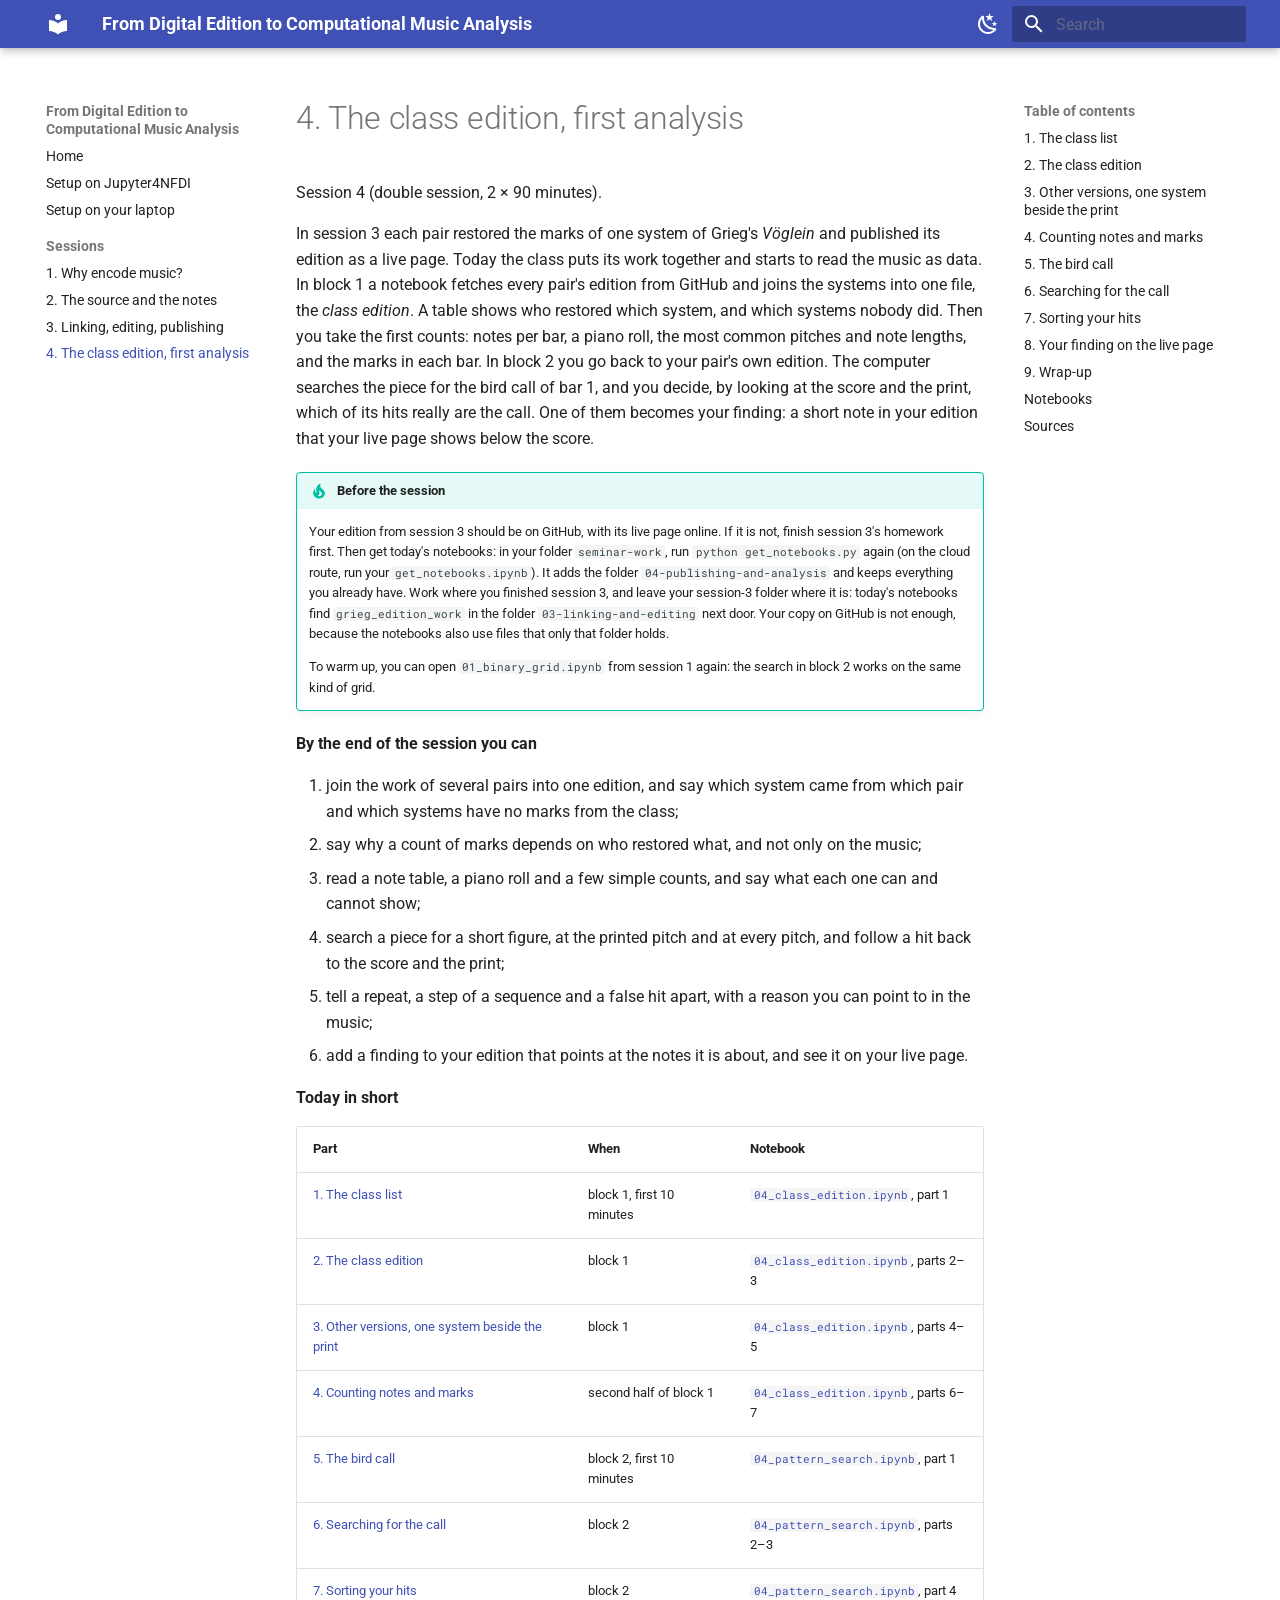
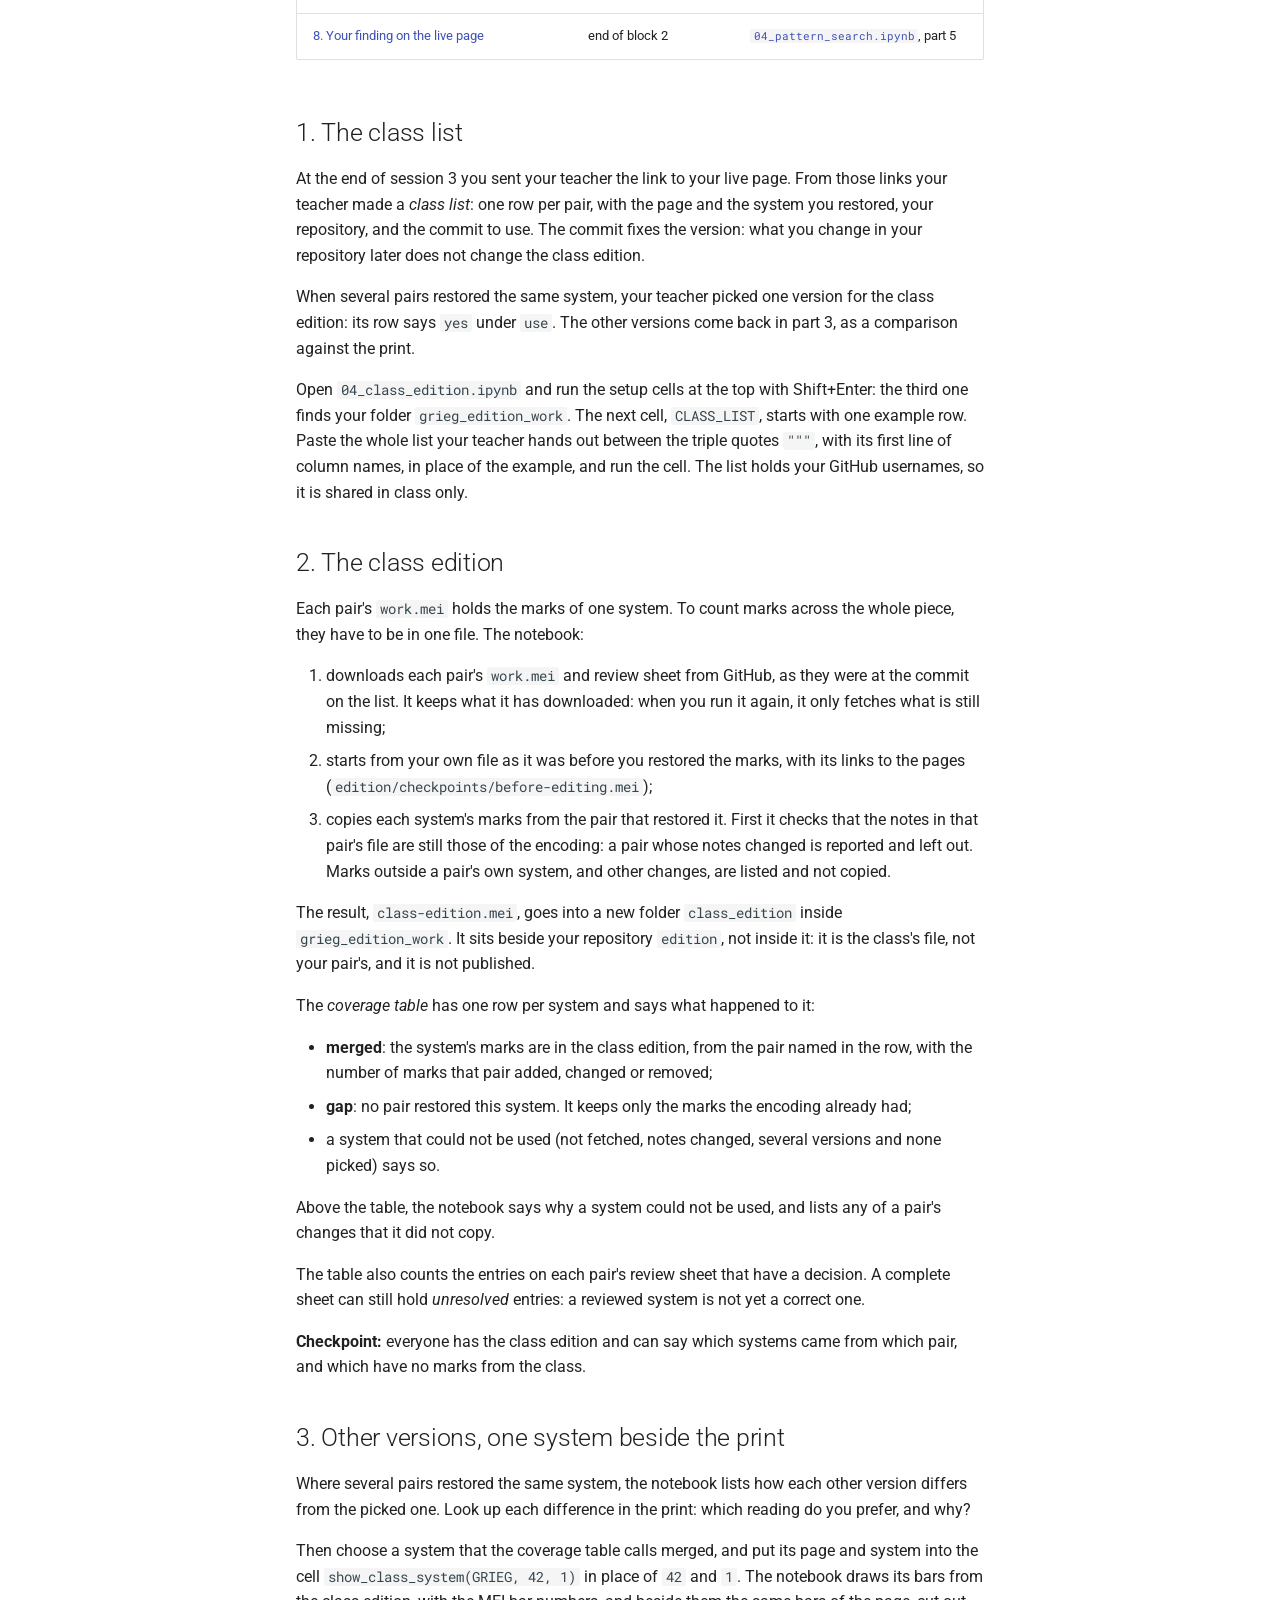
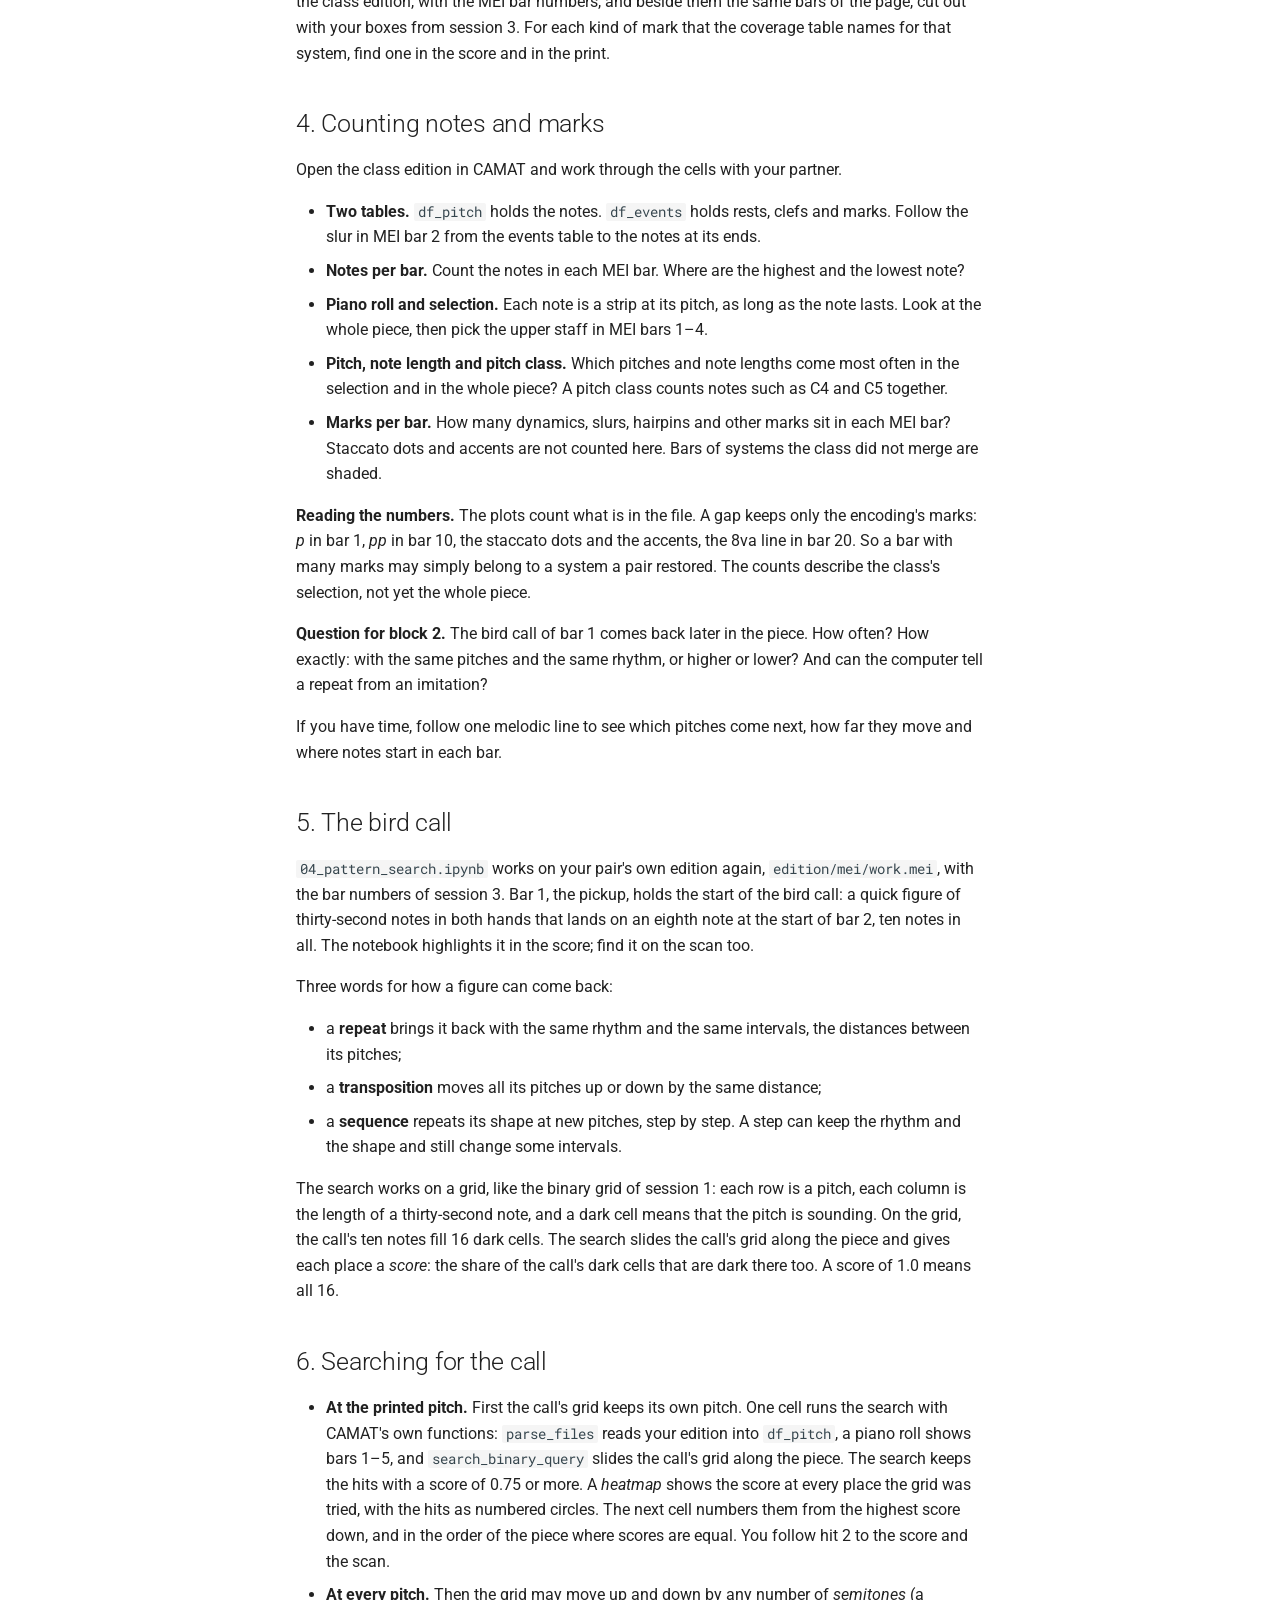
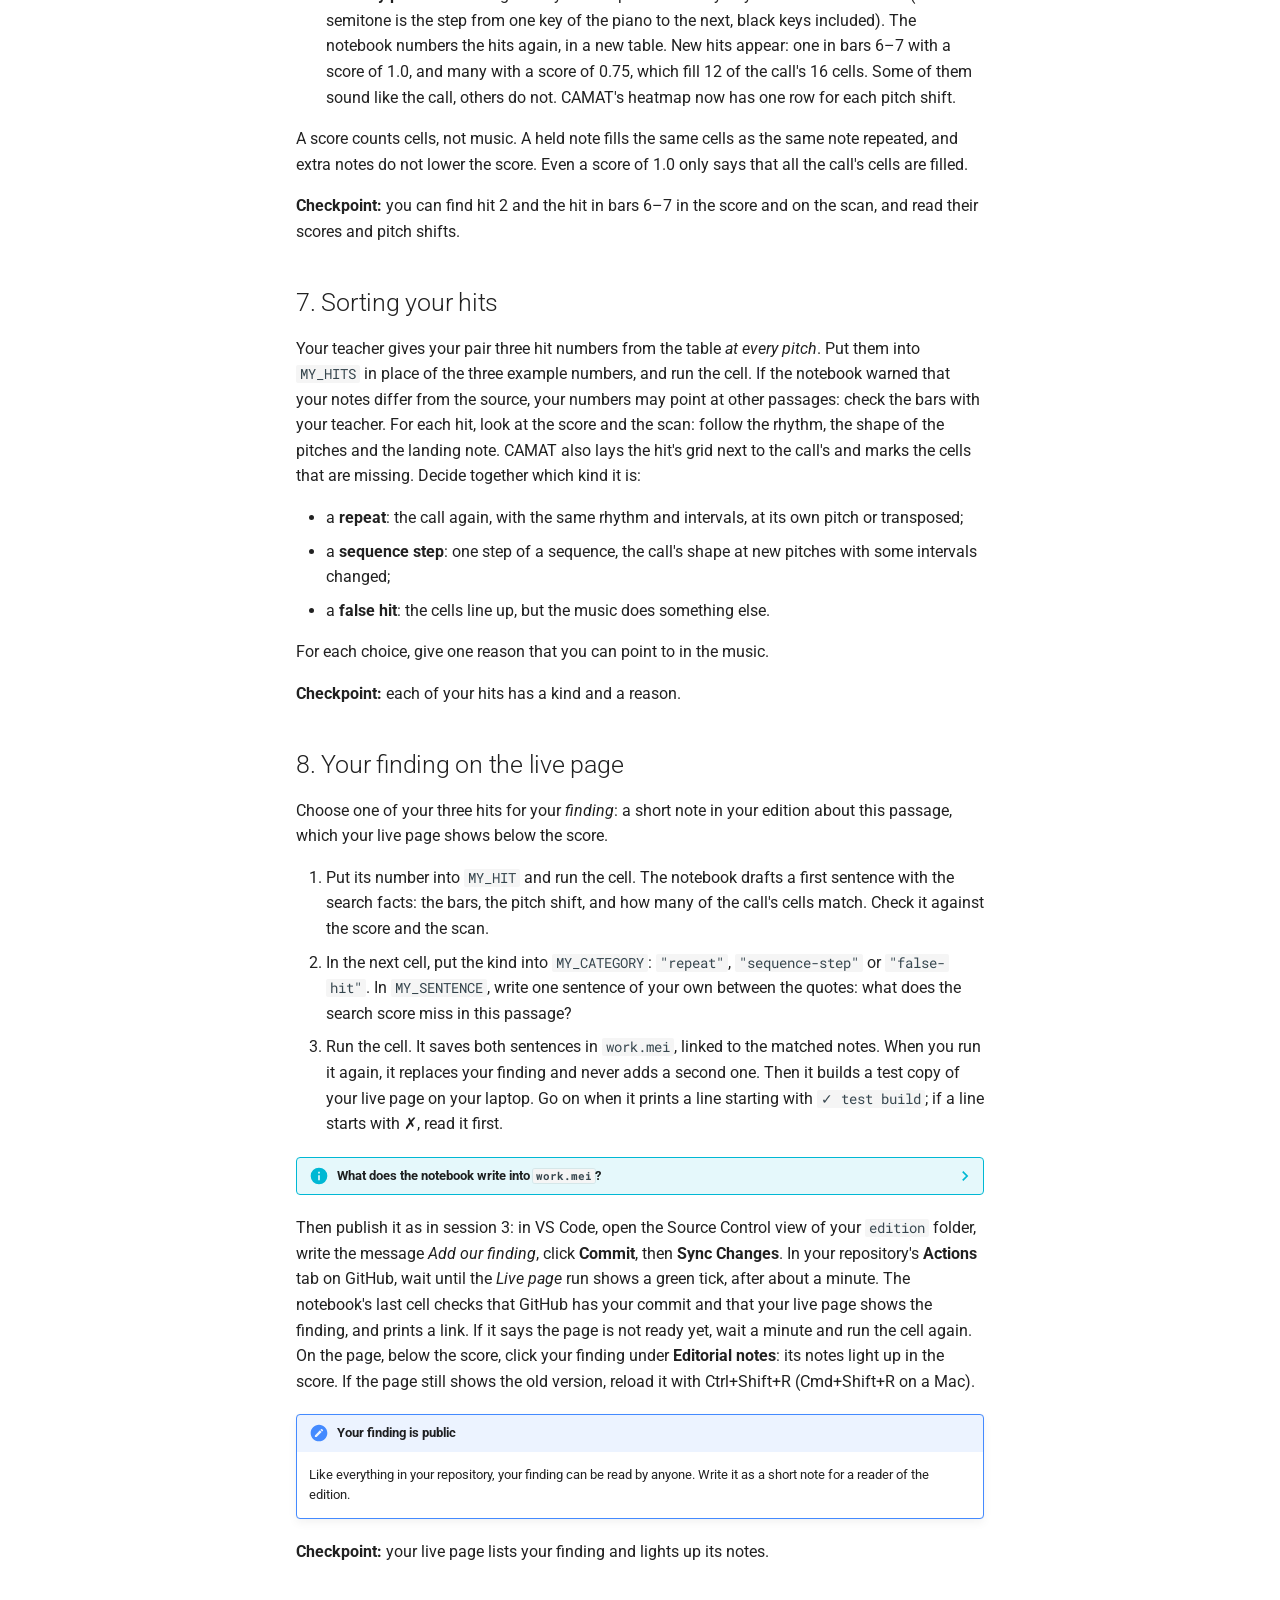
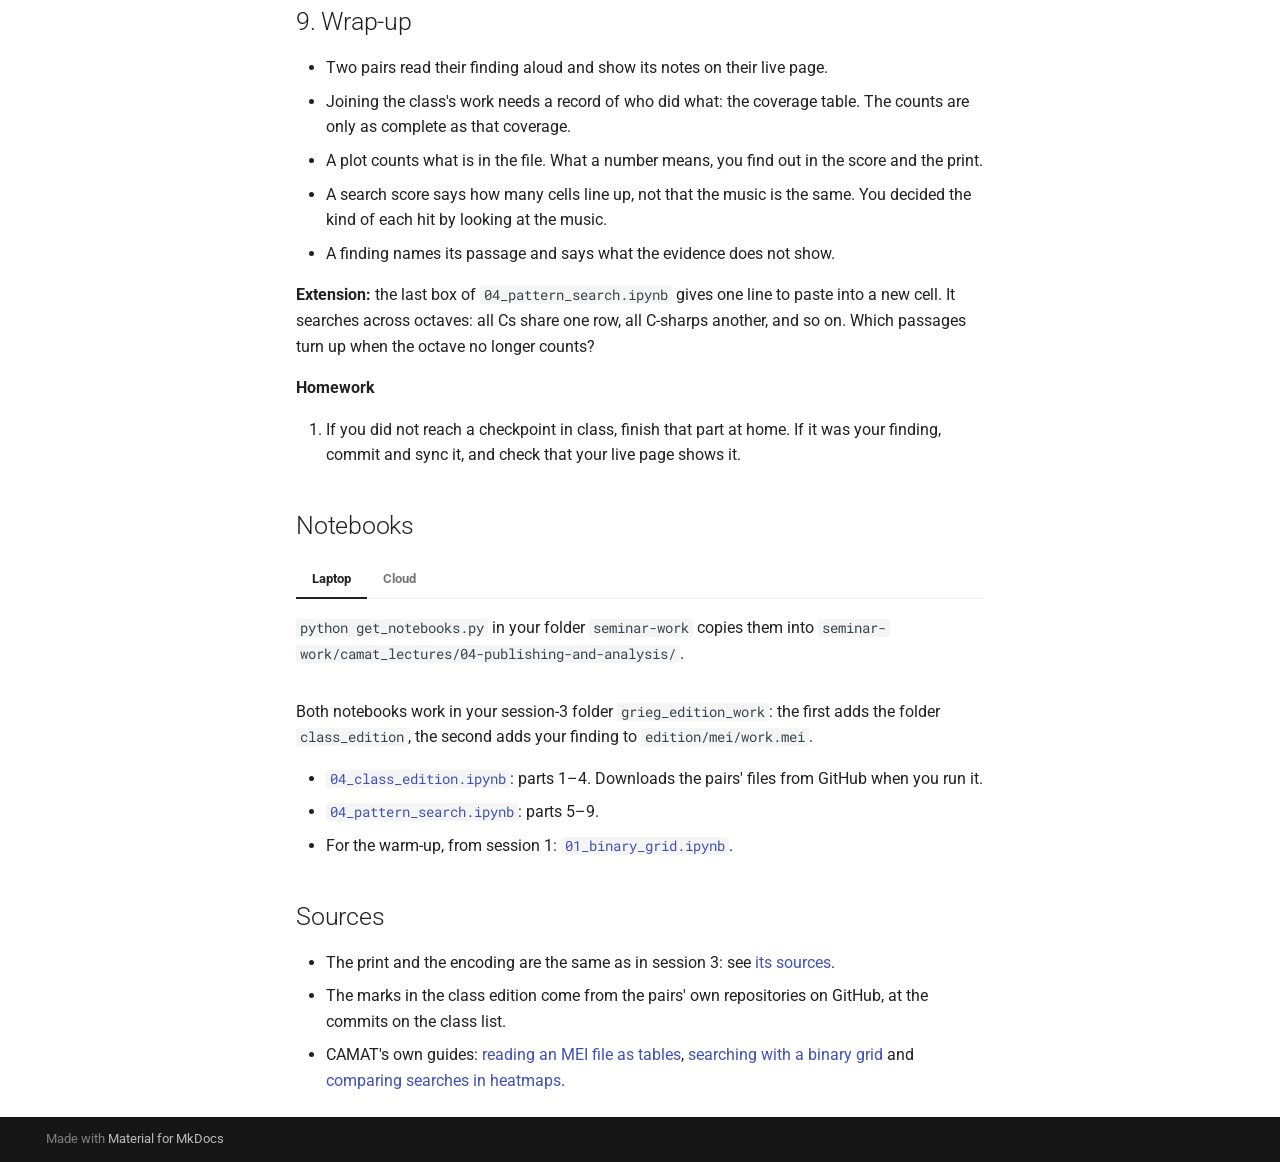
<file: sessions/04-publishing-and-analysis/index.html>
<!doctype html>
<html lang="en" class="no-js">
  <head>
    
      <meta charset="utf-8">
      <meta name="viewport" content="width=device-width,initial-scale=1">
      
        <meta name="description" content="Seminar materials: music encoding, Verovio and tools for analysing notated music (WS 2026/27)">
      
      
        <meta name="author" content="Egor Polyakov">
      
      
        <link rel="canonical" href="https://egorpol.github.io/camat_lectures/sessions/04-publishing-and-analysis/">
      
      
        <link rel="prev" href="../03-linking-and-editing/">
      
      
      
        
      
      
      <link rel="icon" href="../../assets/images/favicon.png">
      <meta name="generator" content="mkdocs-1.6.1, mkdocs-material-9.7.7">
    
    
      
        <title>4. The class edition, first analysis - From Digital Edition to Computational Music Analysis</title>
      
    
    
      <link rel="stylesheet" href="../../assets/stylesheets/main.ec1eaa64.min.css">
      
        
        <link rel="stylesheet" href="../../assets/stylesheets/palette.ab4e12ef.min.css">
      
      


    
    
      
    
    
      
        
        
        <link rel="preconnect" href="https://fonts.gstatic.com" crossorigin>
        <link rel="stylesheet" href="https://fonts.googleapis.com/css?family=Roboto:300,300i,400,400i,700,700i%7CRoboto+Mono:400,400i,700,700i&display=fallback">
        <style>:root{--md-text-font:"Roboto";--md-code-font:"Roboto Mono"}</style>
      
    
    
      <link rel="stylesheet" href="../../stylesheets/demos.css">
    
    <script>__md_scope=new URL("../..",location),__md_hash=e=>[...e].reduce(((e,_)=>(e<<5)-e+_.charCodeAt(0)),0),__md_get=(e,_=localStorage,t=__md_scope)=>JSON.parse(_.getItem(t.pathname+"."+e)),__md_set=(e,_,t=localStorage,a=__md_scope)=>{try{t.setItem(a.pathname+"."+e,JSON.stringify(_))}catch(e){}}</script>
    
      

    
    
  </head>
  
  
    
    
      
    
    
    
    
    <body dir="ltr" data-md-color-scheme="default" data-md-color-primary="indigo" data-md-color-accent="indigo">
  
    
    <input class="md-toggle" data-md-toggle="drawer" type="checkbox" id="__drawer" autocomplete="off">
    <input class="md-toggle" data-md-toggle="search" type="checkbox" id="__search" autocomplete="off">
    <label class="md-overlay" for="__drawer"></label>
    <div data-md-component="skip">
      
        
        <a href="#4-the-class-edition-first-analysis" class="md-skip">
          Skip to content
        </a>
      
    </div>
    <div data-md-component="announce">
      
    </div>
    
    
      

  

<header class="md-header md-header--shadow" data-md-component="header">
  <nav class="md-header__inner md-grid" aria-label="Header">
    <a href="../.." title="From Digital Edition to Computational Music Analysis" class="md-header__button md-logo" aria-label="From Digital Edition to Computational Music Analysis" data-md-component="logo">
      
  
  <svg xmlns="http://www.w3.org/2000/svg" viewBox="0 0 24 24"><path d="M12 8a3 3 0 0 0 3-3 3 3 0 0 0-3-3 3 3 0 0 0-3 3 3 3 0 0 0 3 3m0 3.54C9.64 9.35 6.5 8 3 8v11c3.5 0 6.64 1.35 9 3.54 2.36-2.19 5.5-3.54 9-3.54V8c-3.5 0-6.64 1.35-9 3.54"/></svg>

    </a>
    <label class="md-header__button md-icon" for="__drawer">
      
      <svg xmlns="http://www.w3.org/2000/svg" viewBox="0 0 24 24"><path d="M3 6h18v2H3zm0 5h18v2H3zm0 5h18v2H3z"/></svg>
    </label>
    <div class="md-header__title" data-md-component="header-title">
      <div class="md-header__ellipsis">
        <div class="md-header__topic">
          <span class="md-ellipsis">
            From Digital Edition to Computational Music Analysis
          </span>
        </div>
        <div class="md-header__topic" data-md-component="header-topic">
          <span class="md-ellipsis">
            
              4. The class edition, first analysis
            
          </span>
        </div>
      </div>
    </div>
    
      
        <form class="md-header__option" data-md-component="palette">
  
    
    
    
    <input class="md-option" data-md-color-media="(prefers-color-scheme: light)" data-md-color-scheme="default" data-md-color-primary="indigo" data-md-color-accent="indigo"  aria-label="Dark mode"  type="radio" name="__palette" id="__palette_0">
    
      <label class="md-header__button md-icon" title="Dark mode" for="__palette_1" hidden>
        <svg xmlns="http://www.w3.org/2000/svg" viewBox="0 0 24 24"><path d="m17.75 4.09-2.53 1.94.91 3.06-2.63-1.81-2.63 1.81.91-3.06-2.53-1.94L12.44 4l1.06-3 1.06 3zm3.5 6.91-1.64 1.25.59 1.98-1.7-1.17-1.7 1.17.59-1.98L15.75 11l2.06-.05L18.5 9l.69 1.95zm-2.28 4.95c.83-.08 1.72 1.1 1.19 1.85-.32.45-.66.87-1.08 1.27C15.17 23 8.84 23 4.94 19.07c-3.91-3.9-3.91-10.24 0-14.14.4-.4.82-.76 1.27-1.08.75-.53 1.93.36 1.85 1.19-.27 2.86.69 5.83 2.89 8.02a9.96 9.96 0 0 0 8.02 2.89m-1.64 2.02a12.08 12.08 0 0 1-7.8-3.47c-2.17-2.19-3.33-5-3.49-7.82-2.81 3.14-2.7 7.96.31 10.98 3.02 3.01 7.84 3.12 10.98.31"/></svg>
      </label>
    
  
    
    
    
    <input class="md-option" data-md-color-media="(prefers-color-scheme: dark)" data-md-color-scheme="slate" data-md-color-primary="indigo" data-md-color-accent="indigo"  aria-label="Light mode"  type="radio" name="__palette" id="__palette_1">
    
      <label class="md-header__button md-icon" title="Light mode" for="__palette_0" hidden>
        <svg xmlns="http://www.w3.org/2000/svg" viewBox="0 0 24 24"><path d="M12 7a5 5 0 0 1 5 5 5 5 0 0 1-5 5 5 5 0 0 1-5-5 5 5 0 0 1 5-5m0 2a3 3 0 0 0-3 3 3 3 0 0 0 3 3 3 3 0 0 0 3-3 3 3 0 0 0-3-3m0-7 2.39 3.42C13.65 5.15 12.84 5 12 5s-1.65.15-2.39.42zM3.34 7l4.16-.35A7.2 7.2 0 0 0 5.94 8.5c-.44.74-.69 1.5-.83 2.29zm.02 10 1.76-3.77a7.131 7.131 0 0 0 2.38 4.14zM20.65 7l-1.77 3.79a7.02 7.02 0 0 0-2.38-4.15zm-.01 10-4.14.36c.59-.51 1.12-1.14 1.54-1.86.42-.73.69-1.5.83-2.29zM12 22l-2.41-3.44c.74.27 1.55.44 2.41.44.82 0 1.63-.17 2.37-.44z"/></svg>
      </label>
    
  
</form>
      
    
    
      <script>var palette=__md_get("__palette");if(palette&&palette.color){if("(prefers-color-scheme)"===palette.color.media){var media=matchMedia("(prefers-color-scheme: light)"),input=document.querySelector(media.matches?"[data-md-color-media='(prefers-color-scheme: light)']":"[data-md-color-media='(prefers-color-scheme: dark)']");palette.color.media=input.getAttribute("data-md-color-media"),palette.color.scheme=input.getAttribute("data-md-color-scheme"),palette.color.primary=input.getAttribute("data-md-color-primary"),palette.color.accent=input.getAttribute("data-md-color-accent")}for(var[key,value]of Object.entries(palette.color))document.body.setAttribute("data-md-color-"+key,value)}</script>
    
    
    
      
      
        <label class="md-header__button md-icon" for="__search">
          
          <svg xmlns="http://www.w3.org/2000/svg" viewBox="0 0 24 24"><path d="M9.5 3A6.5 6.5 0 0 1 16 9.5c0 1.61-.59 3.09-1.56 4.23l.27.27h.79l5 5-1.5 1.5-5-5v-.79l-.27-.27A6.52 6.52 0 0 1 9.5 16 6.5 6.5 0 0 1 3 9.5 6.5 6.5 0 0 1 9.5 3m0 2C7 5 5 7 5 9.5S7 14 9.5 14 14 12 14 9.5 12 5 9.5 5"/></svg>
        </label>
        <div class="md-search" data-md-component="search" role="dialog">
  <label class="md-search__overlay" for="__search"></label>
  <div class="md-search__inner" role="search">
    <form class="md-search__form" name="search">
      <input type="text" class="md-search__input" name="query" aria-label="Search" placeholder="Search" autocapitalize="off" autocorrect="off" autocomplete="off" spellcheck="false" data-md-component="search-query" required>
      <label class="md-search__icon md-icon" for="__search">
        
        <svg xmlns="http://www.w3.org/2000/svg" viewBox="0 0 24 24"><path d="M9.5 3A6.5 6.5 0 0 1 16 9.5c0 1.61-.59 3.09-1.56 4.23l.27.27h.79l5 5-1.5 1.5-5-5v-.79l-.27-.27A6.52 6.52 0 0 1 9.5 16 6.5 6.5 0 0 1 3 9.5 6.5 6.5 0 0 1 9.5 3m0 2C7 5 5 7 5 9.5S7 14 9.5 14 14 12 14 9.5 12 5 9.5 5"/></svg>
        
        <svg xmlns="http://www.w3.org/2000/svg" viewBox="0 0 24 24"><path d="M20 11v2H8l5.5 5.5-1.42 1.42L4.16 12l7.92-7.92L13.5 5.5 8 11z"/></svg>
      </label>
      <nav class="md-search__options" aria-label="Search">
        
        <button type="reset" class="md-search__icon md-icon" title="Clear" aria-label="Clear" tabindex="-1">
          
          <svg xmlns="http://www.w3.org/2000/svg" viewBox="0 0 24 24"><path d="M19 6.41 17.59 5 12 10.59 6.41 5 5 6.41 10.59 12 5 17.59 6.41 19 12 13.41 17.59 19 19 17.59 13.41 12z"/></svg>
        </button>
      </nav>
      
    </form>
    <div class="md-search__output">
      <div class="md-search__scrollwrap" tabindex="0" data-md-scrollfix>
        <div class="md-search-result" data-md-component="search-result">
          <div class="md-search-result__meta">
            Initializing search
          </div>
          <ol class="md-search-result__list" role="presentation"></ol>
        </div>
      </div>
    </div>
  </div>
</div>
      
    
    
  </nav>
  
</header>
    
    <div class="md-container" data-md-component="container">
      
      
        
          
        
      
      <main class="md-main" data-md-component="main">
        <div class="md-main__inner md-grid">
          
            
              
              <div class="md-sidebar md-sidebar--primary" data-md-component="sidebar" data-md-type="navigation" >
                <div class="md-sidebar__scrollwrap">
                  <div class="md-sidebar__inner">
                    



<nav class="md-nav md-nav--primary" aria-label="Navigation" data-md-level="0">
  <label class="md-nav__title" for="__drawer">
    <a href="../.." title="From Digital Edition to Computational Music Analysis" class="md-nav__button md-logo" aria-label="From Digital Edition to Computational Music Analysis" data-md-component="logo">
      
  
  <svg xmlns="http://www.w3.org/2000/svg" viewBox="0 0 24 24"><path d="M12 8a3 3 0 0 0 3-3 3 3 0 0 0-3-3 3 3 0 0 0-3 3 3 3 0 0 0 3 3m0 3.54C9.64 9.35 6.5 8 3 8v11c3.5 0 6.64 1.35 9 3.54 2.36-2.19 5.5-3.54 9-3.54V8c-3.5 0-6.64 1.35-9 3.54"/></svg>

    </a>
    From Digital Edition to Computational Music Analysis
  </label>
  
  <ul class="md-nav__list" data-md-scrollfix>
    
      
      
  
  
  
  
    <li class="md-nav__item">
      <a href="../.." class="md-nav__link">
        
  
  
  <span class="md-ellipsis">
    
  
    Home
  

    
  </span>
  
  

      </a>
    </li>
  

    
      
      
  
  
  
  
    <li class="md-nav__item">
      <a href="../../setup/" class="md-nav__link">
        
  
  
  <span class="md-ellipsis">
    
  
    Setup on Jupyter4NFDI
  

    
  </span>
  
  

      </a>
    </li>
  

    
      
      
  
  
  
  
    <li class="md-nav__item">
      <a href="../../setup-laptop/" class="md-nav__link">
        
  
  
  <span class="md-ellipsis">
    
  
    Setup on your laptop
  

    
  </span>
  
  

      </a>
    </li>
  

    
      
      
  
  
    
  
  
  
    
    
    
    
      
        
        
      
    
    
    <li class="md-nav__item md-nav__item--active md-nav__item--section md-nav__item--nested">
      
        
        
        <input class="md-nav__toggle md-toggle " type="checkbox" id="__nav_4" checked>
        
          
          <label class="md-nav__link" for="__nav_4" id="__nav_4_label" tabindex="">
            
  
  
  <span class="md-ellipsis">
    
  
    Sessions
  

    
  </span>
  
  

            <span class="md-nav__icon md-icon"></span>
          </label>
        
        <nav class="md-nav" data-md-level="1" aria-labelledby="__nav_4_label" aria-expanded="true">
          <label class="md-nav__title" for="__nav_4">
            <span class="md-nav__icon md-icon"></span>
            
  
    Sessions
  

          </label>
          <ul class="md-nav__list" data-md-scrollfix>
            
              
                
  
  
  
  
    <li class="md-nav__item">
      <a href="../01-why-encode-music/" class="md-nav__link">
        
  
  
  <span class="md-ellipsis">
    
  
    1. Why encode music?
  

    
  </span>
  
  

      </a>
    </li>
  

              
            
              
                
  
  
  
  
    <li class="md-nav__item">
      <a href="../02-building-an-edition/" class="md-nav__link">
        
  
  
  <span class="md-ellipsis">
    
  
    2. The source and the notes
  

    
  </span>
  
  

      </a>
    </li>
  

              
            
              
                
  
  
  
  
    <li class="md-nav__item">
      <a href="../03-linking-and-editing/" class="md-nav__link">
        
  
  
  <span class="md-ellipsis">
    
  
    3. Linking, editing, publishing
  

    
  </span>
  
  

      </a>
    </li>
  

              
            
              
                
  
  
    
  
  
  
    <li class="md-nav__item md-nav__item--active">
      
      <input class="md-nav__toggle md-toggle" type="checkbox" id="__toc">
      
      
        
      
      
        <label class="md-nav__link md-nav__link--active" for="__toc">
          
  
  
  <span class="md-ellipsis">
    
  
    4. The class edition, first analysis
  

    
  </span>
  
  

          <span class="md-nav__icon md-icon"></span>
        </label>
      
      <a href="./" class="md-nav__link md-nav__link--active">
        
  
  
  <span class="md-ellipsis">
    
  
    4. The class edition, first analysis
  

    
  </span>
  
  

      </a>
      
        

<nav class="md-nav md-nav--secondary" aria-label="Table of contents">
  
  
  
    
  
  
    <label class="md-nav__title" for="__toc">
      <span class="md-nav__icon md-icon"></span>
      Table of contents
    </label>
    <ul class="md-nav__list" data-md-component="toc" data-md-scrollfix>
      
        <li class="md-nav__item">
  <a href="#1-the-class-list" class="md-nav__link">
    <span class="md-ellipsis">
      
        1. The class list
      
    </span>
  </a>
  
</li>
      
        <li class="md-nav__item">
  <a href="#2-the-class-edition" class="md-nav__link">
    <span class="md-ellipsis">
      
        2. The class edition
      
    </span>
  </a>
  
</li>
      
        <li class="md-nav__item">
  <a href="#3-other-versions-one-system-beside-the-print" class="md-nav__link">
    <span class="md-ellipsis">
      
        3. Other versions, one system beside the print
      
    </span>
  </a>
  
</li>
      
        <li class="md-nav__item">
  <a href="#4-counting-notes-and-marks" class="md-nav__link">
    <span class="md-ellipsis">
      
        4. Counting notes and marks
      
    </span>
  </a>
  
</li>
      
        <li class="md-nav__item">
  <a href="#5-the-bird-call" class="md-nav__link">
    <span class="md-ellipsis">
      
        5. The bird call
      
    </span>
  </a>
  
</li>
      
        <li class="md-nav__item">
  <a href="#6-searching-for-the-call" class="md-nav__link">
    <span class="md-ellipsis">
      
        6. Searching for the call
      
    </span>
  </a>
  
</li>
      
        <li class="md-nav__item">
  <a href="#7-sorting-your-hits" class="md-nav__link">
    <span class="md-ellipsis">
      
        7. Sorting your hits
      
    </span>
  </a>
  
</li>
      
        <li class="md-nav__item">
  <a href="#8-your-finding-on-the-live-page" class="md-nav__link">
    <span class="md-ellipsis">
      
        8. Your finding on the live page
      
    </span>
  </a>
  
</li>
      
        <li class="md-nav__item">
  <a href="#9-wrap-up" class="md-nav__link">
    <span class="md-ellipsis">
      
        9. Wrap-up
      
    </span>
  </a>
  
</li>
      
        <li class="md-nav__item">
  <a href="#notebooks" class="md-nav__link">
    <span class="md-ellipsis">
      
        Notebooks
      
    </span>
  </a>
  
</li>
      
        <li class="md-nav__item">
  <a href="#sources" class="md-nav__link">
    <span class="md-ellipsis">
      
        Sources
      
    </span>
  </a>
  
</li>
      
    </ul>
  
</nav>
      
    </li>
  

              
            
          </ul>
        </nav>
      
    </li>
  

    
  </ul>
</nav>
                  </div>
                </div>
              </div>
            
            
              
              <div class="md-sidebar md-sidebar--secondary" data-md-component="sidebar" data-md-type="toc" >
                <div class="md-sidebar__scrollwrap">
                  <div class="md-sidebar__inner">
                    

<nav class="md-nav md-nav--secondary" aria-label="Table of contents">
  
  
  
    
  
  
    <label class="md-nav__title" for="__toc">
      <span class="md-nav__icon md-icon"></span>
      Table of contents
    </label>
    <ul class="md-nav__list" data-md-component="toc" data-md-scrollfix>
      
        <li class="md-nav__item">
  <a href="#1-the-class-list" class="md-nav__link">
    <span class="md-ellipsis">
      
        1. The class list
      
    </span>
  </a>
  
</li>
      
        <li class="md-nav__item">
  <a href="#2-the-class-edition" class="md-nav__link">
    <span class="md-ellipsis">
      
        2. The class edition
      
    </span>
  </a>
  
</li>
      
        <li class="md-nav__item">
  <a href="#3-other-versions-one-system-beside-the-print" class="md-nav__link">
    <span class="md-ellipsis">
      
        3. Other versions, one system beside the print
      
    </span>
  </a>
  
</li>
      
        <li class="md-nav__item">
  <a href="#4-counting-notes-and-marks" class="md-nav__link">
    <span class="md-ellipsis">
      
        4. Counting notes and marks
      
    </span>
  </a>
  
</li>
      
        <li class="md-nav__item">
  <a href="#5-the-bird-call" class="md-nav__link">
    <span class="md-ellipsis">
      
        5. The bird call
      
    </span>
  </a>
  
</li>
      
        <li class="md-nav__item">
  <a href="#6-searching-for-the-call" class="md-nav__link">
    <span class="md-ellipsis">
      
        6. Searching for the call
      
    </span>
  </a>
  
</li>
      
        <li class="md-nav__item">
  <a href="#7-sorting-your-hits" class="md-nav__link">
    <span class="md-ellipsis">
      
        7. Sorting your hits
      
    </span>
  </a>
  
</li>
      
        <li class="md-nav__item">
  <a href="#8-your-finding-on-the-live-page" class="md-nav__link">
    <span class="md-ellipsis">
      
        8. Your finding on the live page
      
    </span>
  </a>
  
</li>
      
        <li class="md-nav__item">
  <a href="#9-wrap-up" class="md-nav__link">
    <span class="md-ellipsis">
      
        9. Wrap-up
      
    </span>
  </a>
  
</li>
      
        <li class="md-nav__item">
  <a href="#notebooks" class="md-nav__link">
    <span class="md-ellipsis">
      
        Notebooks
      
    </span>
  </a>
  
</li>
      
        <li class="md-nav__item">
  <a href="#sources" class="md-nav__link">
    <span class="md-ellipsis">
      
        Sources
      
    </span>
  </a>
  
</li>
      
    </ul>
  
</nav>
                  </div>
                </div>
              </div>
            
          
          
            <div class="md-content" data-md-component="content">
              
              <article class="md-content__inner md-typeset">
                
                  



<h1 id="4-the-class-edition-first-analysis">4. The class edition, first analysis<a class="headerlink" href="#4-the-class-edition-first-analysis" title="Permanent link">&para;</a></h1>
<p>Session 4 (double session, 2 × 90 minutes).</p>
<p>In session 3 each pair restored the marks of one system of Grieg's <em>Vöglein</em> and published its edition as a live page. Today the class puts its work together and starts to read the music as data. In block 1 a notebook fetches every pair's edition from GitHub and joins the systems into one file, the <em>class edition</em>. A table shows who restored which system, and which systems nobody did. Then you take the first counts: notes per bar, a piano roll, the most common pitches and note lengths, and the marks in each bar. In block 2 you go back to your pair's own edition. The computer searches the piece for the bird call of bar 1, and you decide, by looking at the score and the print, which of its hits really are the call. One of them becomes your finding: a short note in your edition that your live page shows below the score.</p>
<div class="admonition tip">
<p class="admonition-title">Before the session</p>
<p>Your edition from session 3 should be on GitHub, with its live page online. If it is not, finish session 3's homework first. Then get today's notebooks: in your folder <code>seminar-work</code>, run <code>python get_notebooks.py</code> again (on the cloud route, run your <code>get_notebooks.ipynb</code>). It adds the folder <code>04-publishing-and-analysis</code> and keeps everything you already have. Work where you finished session 3, and leave your session-3 folder where it is: today's notebooks find <code>grieg_edition_work</code> in the folder <code>03-linking-and-editing</code> next door. Your copy on GitHub is not enough, because the notebooks also use files that only that folder holds.</p>
<p>To warm up, you can open <code>01_binary_grid.ipynb</code> from session 1 again: the search in block 2 works on the same kind of grid.</p>
</div>
<p><strong>By the end of the session you can</strong></p>
<ol>
<li>join the work of several pairs into one edition, and say which system came from which pair and which systems have no marks from the class;</li>
<li>say why a count of marks depends on who restored what, and not only on the music;</li>
<li>read a note table, a piano roll and a few simple counts, and say what each one can and cannot show;</li>
<li>search a piece for a short figure, at the printed pitch and at every pitch, and follow a hit back to the score and the print;</li>
<li>tell a repeat, a step of a sequence and a false hit apart, with a reason you can point to in the music;</li>
<li>add a finding to your edition that points at the notes it is about, and see it on your live page.</li>
</ol>
<p><strong>Today in short</strong></p>
<table>
<thead>
<tr>
<th>Part</th>
<th>When</th>
<th>Notebook</th>
</tr>
</thead>
<tbody>
<tr>
<td><a href="#1-the-class-list">1. The class list</a></td>
<td>block 1, first 10 minutes</td>
<td><a href="notebooks/04_class_edition.ipynb"><code>04_class_edition.ipynb</code></a>, part 1</td>
</tr>
<tr>
<td><a href="#2-the-class-edition">2. The class edition</a></td>
<td>block 1</td>
<td><a href="notebooks/04_class_edition.ipynb"><code>04_class_edition.ipynb</code></a>, parts 2–3</td>
</tr>
<tr>
<td><a href="#3-other-versions-one-system-beside-the-print">3. Other versions, one system beside the print</a></td>
<td>block 1</td>
<td><a href="notebooks/04_class_edition.ipynb"><code>04_class_edition.ipynb</code></a>, parts 4–5</td>
</tr>
<tr>
<td><a href="#4-counting-notes-and-marks">4. Counting notes and marks</a></td>
<td>second half of block 1</td>
<td><a href="notebooks/04_class_edition.ipynb"><code>04_class_edition.ipynb</code></a>, parts 6–7</td>
</tr>
<tr>
<td><a href="#5-the-bird-call">5. The bird call</a></td>
<td>block 2, first 10 minutes</td>
<td><a href="notebooks/04_pattern_search.ipynb"><code>04_pattern_search.ipynb</code></a>, part 1</td>
</tr>
<tr>
<td><a href="#6-searching-for-the-call">6. Searching for the call</a></td>
<td>block 2</td>
<td><a href="notebooks/04_pattern_search.ipynb"><code>04_pattern_search.ipynb</code></a>, parts 2–3</td>
</tr>
<tr>
<td><a href="#7-sorting-your-hits">7. Sorting your hits</a></td>
<td>block 2</td>
<td><a href="notebooks/04_pattern_search.ipynb"><code>04_pattern_search.ipynb</code></a>, part 4</td>
</tr>
<tr>
<td><a href="#8-your-finding-on-the-live-page">8. Your finding on the live page</a></td>
<td>end of block 2</td>
<td><a href="notebooks/04_pattern_search.ipynb"><code>04_pattern_search.ipynb</code></a>, part 5</td>
</tr>
</tbody>
</table>
<h2 id="1-the-class-list">1. The class list<a class="headerlink" href="#1-the-class-list" title="Permanent link">&para;</a></h2>
<p>At the end of session 3 you sent your teacher the link to your live page. From those links your teacher made a <em>class list</em>: one row per pair, with the page and the system you restored, your repository, and the commit to use. The commit fixes the version: what you change in your repository later does not change the class edition.</p>
<p>When several pairs restored the same system, your teacher picked one version for the class edition: its row says <code>yes</code> under <code>use</code>. The other versions come back in part 3, as a comparison against the print.</p>
<p>Open <code>04_class_edition.ipynb</code> and run the setup cells at the top with Shift+Enter: the third one finds your folder <code>grieg_edition_work</code>. The next cell, <code>CLASS_LIST</code>, starts with one example row. Paste the whole list your teacher hands out between the triple quotes <code>"""</code>, with its first line of column names, in place of the example, and run the cell. The list holds your GitHub usernames, so it is shared in class only.</p>
<h2 id="2-the-class-edition">2. The class edition<a class="headerlink" href="#2-the-class-edition" title="Permanent link">&para;</a></h2>
<p>Each pair's <code>work.mei</code> holds the marks of one system. To count marks across the whole piece, they have to be in one file. The notebook:</p>
<ol>
<li>downloads each pair's <code>work.mei</code> and review sheet from GitHub, as they were at the commit on the list. It keeps what it has downloaded: when you run it again, it only fetches what is still missing;</li>
<li>starts from your own file as it was before you restored the marks, with its links to the pages (<code>edition/checkpoints/before-editing.mei</code>);</li>
<li>copies each system's marks from the pair that restored it. First it checks that the notes in that pair's file are still those of the encoding: a pair whose notes changed is reported and left out. Marks outside a pair's own system, and other changes, are listed and not copied.</li>
</ol>
<p>The result, <code>class-edition.mei</code>, goes into a new folder <code>class_edition</code> inside <code>grieg_edition_work</code>. It sits beside your repository <code>edition</code>, not inside it: it is the class's file, not your pair's, and it is not published.</p>
<p>The <em>coverage table</em> has one row per system and says what happened to it:</p>
<ul>
<li><strong>merged</strong>: the system's marks are in the class edition, from the pair named in the row, with the number of marks that pair added, changed or removed;</li>
<li><strong>gap</strong>: no pair restored this system. It keeps only the marks the encoding already had;</li>
<li>a system that could not be used (not fetched, notes changed, several versions and none picked) says so.</li>
</ul>
<p>Above the table, the notebook says why a system could not be used, and lists any of a pair's changes that it did not copy.</p>
<p>The table also counts the entries on each pair's review sheet that have a decision. A complete sheet can still hold <em>unresolved</em> entries: a reviewed system is not yet a correct one.</p>
<p><strong>Checkpoint:</strong> everyone has the class edition and can say which systems came from which pair, and which have no marks from the class.</p>
<h2 id="3-other-versions-one-system-beside-the-print">3. Other versions, one system beside the print<a class="headerlink" href="#3-other-versions-one-system-beside-the-print" title="Permanent link">&para;</a></h2>
<p>Where several pairs restored the same system, the notebook lists how each other version differs from the picked one. Look up each difference in the print: which reading do you prefer, and why?</p>
<p>Then choose a system that the coverage table calls merged, and put its page and system into the cell <code>show_class_system(GRIEG, 42, 1)</code> in place of <code>42</code> and <code>1</code>. The notebook draws its bars from the class edition, with the MEI bar numbers, and beside them the same bars of the page, cut out with your boxes from session 3. For each kind of mark that the coverage table names for that system, find one in the score and in the print.</p>
<h2 id="4-counting-notes-and-marks">4. Counting notes and marks<a class="headerlink" href="#4-counting-notes-and-marks" title="Permanent link">&para;</a></h2>
<p>Open the class edition in CAMAT and work through the cells with your partner.</p>
<ul>
<li><strong>Two tables.</strong> <code>df_pitch</code> holds the notes. <code>df_events</code> holds rests, clefs and marks. Follow the slur in MEI bar 2 from the events table to the notes at its ends.</li>
<li><strong>Notes per bar.</strong> Count the notes in each MEI bar. Where are the highest and the lowest note?</li>
<li><strong>Piano roll and selection.</strong> Each note is a strip at its pitch, as long as the note lasts. Look at the whole piece, then pick the upper staff in MEI bars 1–4.</li>
<li><strong>Pitch, note length and pitch class.</strong> Which pitches and note lengths come most often in the selection and in the whole piece? A pitch class counts notes such as C4 and C5 together.</li>
<li><strong>Marks per bar.</strong> How many dynamics, slurs, hairpins and other marks sit in each MEI bar? Staccato dots and accents are not counted here. Bars of systems the class did not merge are shaded.</li>
</ul>
<p><strong>Reading the numbers.</strong> The plots count what is in the file. A gap keeps only the encoding's marks: <em>p</em> in bar 1, <em>pp</em> in bar 10, the staccato dots and the accents, the 8va line in bar 20. So a bar with many marks may simply belong to a system a pair restored. The counts describe the class's selection, not yet the whole piece.</p>
<p><strong>Question for block 2.</strong> The bird call of bar 1 comes back later in the piece. How often? How exactly: with the same pitches and the same rhythm, or higher or lower? And can the computer tell a repeat from an imitation?</p>
<p>If you have time, follow one melodic line to see which pitches come next, how far they move and where notes start in each bar.</p>
<h2 id="5-the-bird-call">5. The bird call<a class="headerlink" href="#5-the-bird-call" title="Permanent link">&para;</a></h2>
<p><code>04_pattern_search.ipynb</code> works on your pair's own edition again, <code>edition/mei/work.mei</code>, with the bar numbers of session 3. Bar 1, the pickup, holds the start of the bird call: a quick figure of thirty-second notes in both hands that lands on an eighth note at the start of bar 2, ten notes in all. The notebook highlights it in the score; find it on the scan too.</p>
<p>Three words for how a figure can come back:</p>
<ul>
<li>a <strong>repeat</strong> brings it back with the same rhythm and the same intervals, the distances between its pitches;</li>
<li>a <strong>transposition</strong> moves all its pitches up or down by the same distance;</li>
<li>a <strong>sequence</strong> repeats its shape at new pitches, step by step. A step can keep the rhythm and the shape and still change some intervals.</li>
</ul>
<p>The search works on a grid, like the binary grid of session 1: each row is a pitch, each column is the length of a thirty-second note, and a dark cell means that the pitch is sounding. On the grid, the call's ten notes fill 16 dark cells. The search slides the call's grid along the piece and gives each place a <em>score</em>: the share of the call's dark cells that are dark there too. A score of 1.0 means all 16.</p>
<h2 id="6-searching-for-the-call">6. Searching for the call<a class="headerlink" href="#6-searching-for-the-call" title="Permanent link">&para;</a></h2>
<ul>
<li><strong>At the printed pitch.</strong> First the call's grid keeps its own pitch. One cell runs the search with CAMAT's own functions: <code>parse_files</code> reads your edition into <code>df_pitch</code>, a piano roll shows bars 1–5, and <code>search_binary_query</code> slides the call's grid along the piece. The search keeps the hits with a score of 0.75 or more. A <em>heatmap</em> shows the score at every place the grid was tried, with the hits as numbered circles. The next cell numbers them from the highest score down, and in the order of the piece where scores are equal. You follow hit 2 to the score and the scan.</li>
<li><strong>At every pitch.</strong> Then the grid may move up and down by any number of <em>semitones</em> (a semitone is the step from one key of the piano to the next, black keys included). The notebook numbers the hits again, in a new table. New hits appear: one in bars 6–7 with a score of 1.0, and many with a score of 0.75, which fill 12 of the call's 16 cells. Some of them sound like the call, others do not. CAMAT's heatmap now has one row for each pitch shift.</li>
</ul>
<p>A score counts cells, not music. A held note fills the same cells as the same note repeated, and extra notes do not lower the score. Even a score of 1.0 only says that all the call's cells are filled.</p>
<p><strong>Checkpoint:</strong> you can find hit 2 and the hit in bars 6–7 in the score and on the scan, and read their scores and pitch shifts.</p>
<h2 id="7-sorting-your-hits">7. Sorting your hits<a class="headerlink" href="#7-sorting-your-hits" title="Permanent link">&para;</a></h2>
<p>Your teacher gives your pair three hit numbers from the table <em>at every pitch</em>. Put them into <code>MY_HITS</code> in place of the three example numbers, and run the cell. If the notebook warned that your notes differ from the source, your numbers may point at other passages: check the bars with your teacher. For each hit, look at the score and the scan: follow the rhythm, the shape of the pitches and the landing note. CAMAT also lays the hit's grid next to the call's and marks the cells that are missing. Decide together which kind it is:</p>
<ul>
<li>a <strong>repeat</strong>: the call again, with the same rhythm and intervals, at its own pitch or transposed;</li>
<li>a <strong>sequence step</strong>: one step of a sequence, the call's shape at new pitches with some intervals changed;</li>
<li>a <strong>false hit</strong>: the cells line up, but the music does something else.</li>
</ul>
<p>For each choice, give one reason that you can point to in the music.</p>
<p><strong>Checkpoint:</strong> each of your hits has a kind and a reason.</p>
<h2 id="8-your-finding-on-the-live-page">8. Your finding on the live page<a class="headerlink" href="#8-your-finding-on-the-live-page" title="Permanent link">&para;</a></h2>
<p>Choose one of your three hits for your <em>finding</em>: a short note in your edition about this passage, which your live page shows below the score.</p>
<ol>
<li>Put its number into <code>MY_HIT</code> and run the cell. The notebook drafts a first sentence with the search facts: the bars, the pitch shift, and how many of the call's cells match. Check it against the score and the scan.</li>
<li>In the next cell, put the kind into <code>MY_CATEGORY</code>: <code>"repeat"</code>, <code>"sequence-step"</code> or <code>"false-hit"</code>. In <code>MY_SENTENCE</code>, write one sentence of your own between the quotes: what does the search score miss in this passage?</li>
<li>Run the cell. It saves both sentences in <code>work.mei</code>, linked to the matched notes. When you run it again, it replaces your finding and never adds a second one. Then it builds a test copy of your live page on your laptop. Go on when it prints a line starting with <code>✓ test build</code>; if a line starts with ✗, read it first.</li>
</ol>
<details class="info">
<summary>What does the notebook write into <code>work.mei</code>?</summary>
<p>An <code>&lt;annot&gt;</code>, MEI's element for a note by the editors, in the bar of the first matched note. Its attribute <code>label</code> holds the kind you chose. Its attribute <code>plist</code> lists the matched notes, each as <code>#</code> and the note's <code>xml:id</code>: the same kind of link as a bar's <code>facs</code> in session 3.</p>
</details>
<p>Then publish it as in session 3: in VS Code, open the Source Control view of your <code>edition</code> folder, write the message <em>Add our finding</em>, click <strong>Commit</strong>, then <strong>Sync Changes</strong>. In your repository's <strong>Actions</strong> tab on GitHub, wait until the <em>Live page</em> run shows a green tick, after about a minute. The notebook's last cell checks that GitHub has your commit and that your live page shows the finding, and prints a link. If it says the page is not ready yet, wait a minute and run the cell again. On the page, below the score, click your finding under <strong>Editorial notes</strong>: its notes light up in the score. If the page still shows the old version, reload it with Ctrl+Shift+R (Cmd+Shift+R on a Mac).</p>
<div class="admonition note">
<p class="admonition-title">Your finding is public</p>
<p>Like everything in your repository, your finding can be read by anyone. Write it as a short note for a reader of the edition.</p>
</div>
<p><strong>Checkpoint:</strong> your live page lists your finding and lights up its notes.</p>
<h2 id="9-wrap-up">9. Wrap-up<a class="headerlink" href="#9-wrap-up" title="Permanent link">&para;</a></h2>
<ul>
<li>Two pairs read their finding aloud and show its notes on their live page.</li>
<li>Joining the class's work needs a record of who did what: the coverage table. The counts are only as complete as that coverage.</li>
<li>A plot counts what is in the file. What a number means, you find out in the score and the print.</li>
<li>A search score says how many cells line up, not that the music is the same. You decided the kind of each hit by looking at the music.</li>
<li>A finding names its passage and says what the evidence does not show.</li>
</ul>
<p><strong>Extension:</strong> the last box of <code>04_pattern_search.ipynb</code> gives one line to paste into a new cell. It searches across octaves: all Cs share one row, all C-sharps another, and so on. Which passages turn up when the octave no longer counts?</p>
<p><strong>Homework</strong></p>
<ol>
<li>If you did not reach a checkpoint in class, finish that part at home. If it was your finding, commit and sync it, and check that your live page shows it.</li>
</ol>
<h2 id="notebooks">Notebooks<a class="headerlink" href="#notebooks" title="Permanent link">&para;</a></h2>
<div class="tabbed-set tabbed-alternate" data-tabs="1:2"><input checked="checked" id="__tabbed_1_1" name="__tabbed_1" type="radio" /><input id="__tabbed_1_2" name="__tabbed_1" type="radio" /><div class="tabbed-labels"><label for="__tabbed_1_1">Laptop</label><label for="__tabbed_1_2">Cloud</label></div>
<div class="tabbed-content">
<div class="tabbed-block">
<p><code>python get_notebooks.py</code> in your folder <code>seminar-work</code> copies them into <code>seminar-work/camat_lectures/04-publishing-and-analysis/</code>.</p>
</div>
<div class="tabbed-block">
<p>Your <code>get_notebooks.ipynb</code> copies them into <code>work/camat_lectures/04-publishing-and-analysis/</code>. Part 8 adds your finding to your pair's repository and needs VS Code to commit and sync: work on the laptop where you published your edition in session 3.</p>
</div>
</div>
</div>
<p>Both notebooks work in your session-3 folder <code>grieg_edition_work</code>: the first adds the folder <code>class_edition</code>, the second adds your finding to <code>edition/mei/work.mei</code>.</p>
<ul>
<li><a download="04_class_edition.ipynb" href="notebooks/04_class_edition.ipynb"><code>04_class_edition.ipynb</code></a>: parts 1–4. Downloads the pairs' files from GitHub when you run it.</li>
<li><a download="04_pattern_search.ipynb" href="notebooks/04_pattern_search.ipynb"><code>04_pattern_search.ipynb</code></a>: parts 5–9.</li>
<li>For the warm-up, from session 1: <a download="01_binary_grid.ipynb" href="../01-why-encode-music/notebooks/01_binary_grid.ipynb"><code>01_binary_grid.ipynb</code></a>.</li>
</ul>
<h2 id="sources">Sources<a class="headerlink" href="#sources" title="Permanent link">&para;</a></h2>
<ul>
<li>The print and the encoding are the same as in session 3: see <a href="../03-linking-and-editing/#sources">its sources</a>.</li>
<li>The marks in the class edition come from the pairs' own repositories on GitHub, at the commits on the class list.</li>
<li>CAMAT's own guides: <a href="https://github.com/egorpol/camat_v2/blob/v0.2.8/notebooks/mei_parse_tables.ipynb">reading an MEI file as tables</a>, <a href="https://github.com/egorpol/camat_v2/blob/v0.2.8/notebooks/binary_pattern_search.ipynb">searching with a binary grid</a> and <a href="https://github.com/egorpol/camat_v2/blob/v0.2.8/notebooks/chord_progression_search.ipynb">comparing searches in heatmaps</a>.</li>
</ul>












                
              </article>
            </div>
          
          
  <script>var tabs=__md_get("__tabs");if(Array.isArray(tabs))e:for(var set of document.querySelectorAll(".tabbed-set")){var labels=set.querySelector(".tabbed-labels");for(var tab of tabs)for(var label of labels.getElementsByTagName("label"))if(label.innerText.trim()===tab){var input=document.getElementById(label.htmlFor);input.checked=!0;continue e}}</script>

<script>var target=document.getElementById(location.hash.slice(1));target&&target.name&&(target.checked=target.name.startsWith("__tabbed_"))</script>
        </div>
        
      </main>
      
        <footer class="md-footer">
  
  <div class="md-footer-meta md-typeset">
    <div class="md-footer-meta__inner md-grid">
      <div class="md-copyright">
  
  
    Made with
    <a href="https://squidfunk.github.io/mkdocs-material/" target="_blank" rel="noopener">
      Material for MkDocs
    </a>
  
</div>
      
    </div>
  </div>
</footer>
      
    </div>
    <div class="md-dialog" data-md-component="dialog">
      <div class="md-dialog__inner md-typeset"></div>
    </div>
    
    
    
      
      
      <script id="__config" type="application/json">{"annotate": null, "base": "../..", "features": ["content.code.copy", "content.tabs.link", "navigation.sections", "toc.follow"], "search": "../../assets/javascripts/workers/search.2c215733.min.js", "tags": null, "translations": {"clipboard.copied": "Copied to clipboard", "clipboard.copy": "Copy to clipboard", "search.result.more.one": "1 more on this page", "search.result.more.other": "# more on this page", "search.result.none": "No matching documents", "search.result.one": "1 matching document", "search.result.other": "# matching documents", "search.result.placeholder": "Type to start searching", "search.result.term.missing": "Missing", "select.version": "Select version"}, "version": null}</script>
    
    
      <script src="../../assets/javascripts/bundle.d7400e89.min.js"></script>
      
        <script src="../../javascripts/demos.js" type="module"></script>
      
    
  </body>
</html>
</file>
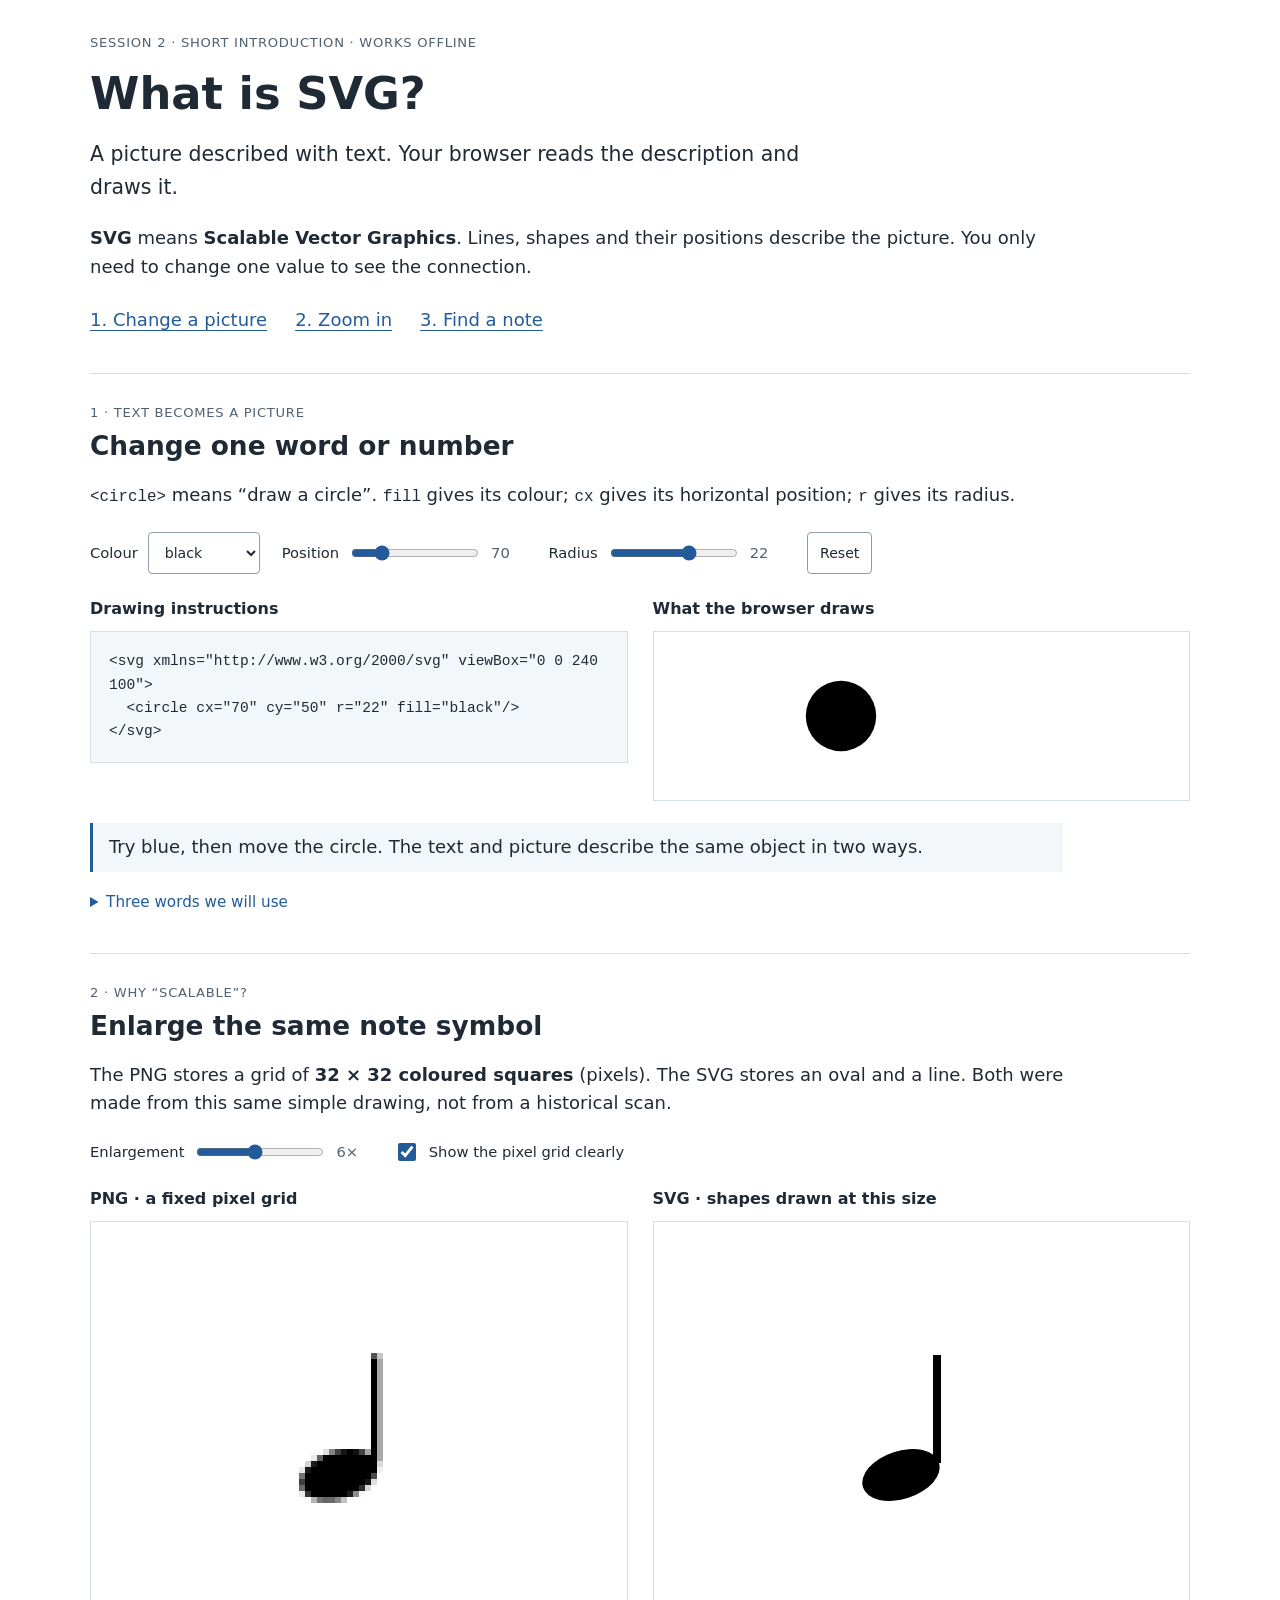
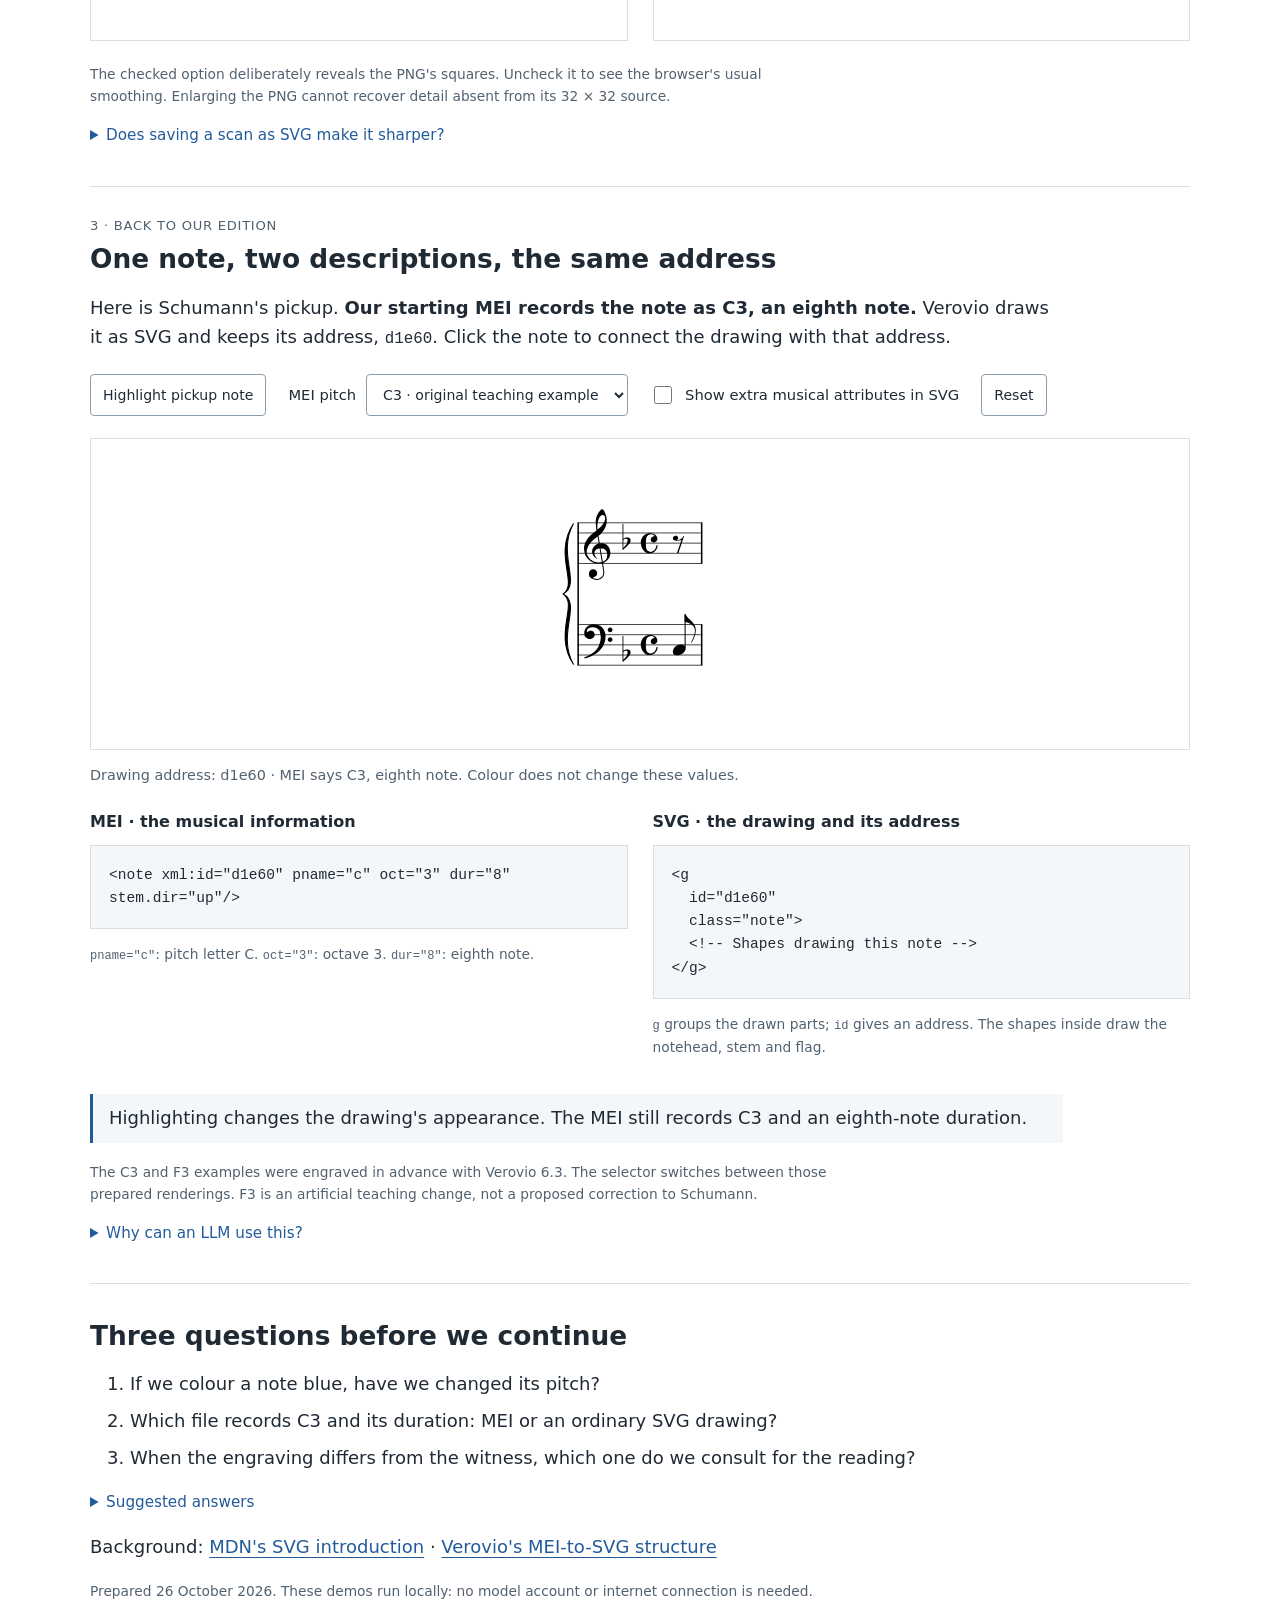
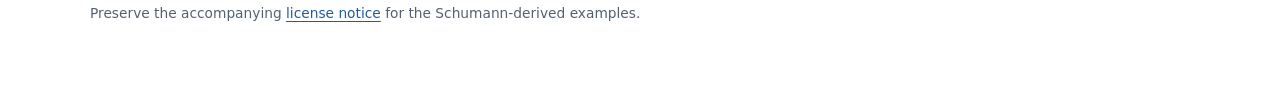
<file: sessions/02-building-an-edition/examples/svg-introduction/index.html>
<!doctype html>
<html lang="en">
<head>
  <meta charset="utf-8">
  <meta name="viewport" content="width=device-width, initial-scale=1">
  <title>What is SVG? — a short introduction for musicologists</title>
  <link rel="stylesheet" href="intro.css">
  <script src="score-data.js" defer></script>
  <script src="intro.js" defer></script>
</head>
<body>
<main>
  <header>
    <p class="eyebrow">Session 2 · short introduction · works offline</p>
    <h1>What is SVG?</h1>
    <p class="lead">A picture described with text. Your browser reads the description and draws it.</p>
    <p><strong>SVG</strong> means <strong>Scalable Vector Graphics</strong>. Lines, shapes and their positions describe the picture. You only need to change one value to see the connection.</p>
    <nav aria-label="Demos"><a href="#draw">1. Change a picture</a><a href="#zoom">2. Zoom in</a><a href="#music">3. Find a note</a></nav>
  </header>

  <section id="draw" aria-labelledby="draw-title">
    <p class="eyebrow">1 · Text becomes a picture</p>
    <h2 id="draw-title">Change one word or number</h2>
    <p><code>&lt;circle&gt;</code> means “draw a circle”. <code>fill</code> gives its colour; <code>cx</code> gives its horizontal position; <code>r</code> gives its radius.</p>
    <div class="controls">
      <label>Colour <select id="circle-colour"><option value="black">black</option><option value="royalblue">royalblue</option><option value="crimson">crimson</option></select></label>
      <label>Position <input id="circle-position" type="range" min="35" max="205" value="70"><output id="position-value">70</output></label>
      <label>Radius <input id="circle-radius" type="range" min="8" max="30" value="22"><output id="radius-value">22</output></label>
      <button id="reset-circle" type="button">Reset</button>
    </div>
    <div class="pair">
      <div><h3>Drawing instructions</h3><pre id="circle-code" aria-live="polite"></pre></div>
      <div><h3>What the browser draws</h3><div id="circle-picture" class="drawing"></div></div>
    </div>
    <p class="takeaway">Try blue, then move the circle. The text and picture describe the same object in two ways.</p>
    <details><summary>Three words we will use</summary><p>A <strong>tag</strong>, such as <code>&lt;circle&gt;</code>, names an element. An <strong>attribute</strong>, such as <code>fill="black"</code>, gives it a property. A <strong>group</strong>, <code>&lt;g&gt;…&lt;/g&gt;</code>, keeps several elements together.</p></details>
  </section>

  <section id="zoom" aria-labelledby="zoom-title">
    <p class="eyebrow">2 · Why “scalable”?</p>
    <h2 id="zoom-title">Enlarge the same note symbol</h2>
    <p>The PNG stores a grid of <strong>32 × 32 coloured squares</strong> (pixels). The SVG stores an oval and a line. Both were made from this same simple drawing, not from a historical scan.</p>
    <div class="controls">
      <label>Enlargement <input id="zoom-level" type="range" min="1" max="12" value="6"><output id="zoom-value">6×</output></label>
      <label class="check"><input id="show-pixels" type="checkbox" checked> Show the pixel grid clearly</label>
    </div>
    <div class="pair">
      <div><h3>PNG · a fixed pixel grid</h3><div class="zoom-stage"><img id="raster-note" src="note-32px.png" width="192" height="192" alt="A note symbol in a 32 by 32 pixel PNG"></div></div>
      <div><h3>SVG · shapes drawn at this size</h3><div class="zoom-stage"><svg id="vector-note" width="192" height="192" viewBox="0 0 48 48" role="img" aria-label="The same note symbol drawn as vector shapes"><ellipse cx="19" cy="35" rx="10" ry="6" transform="rotate(-18 19 35)"/><line x1="28" y1="32" x2="28" y2="5" stroke="black" stroke-width="2"/></svg></div></div>
    </div>
    <p class="small">The checked option deliberately reveals the PNG's squares. Uncheck it to see the browser's usual smoothing. Enlarging the PNG cannot recover detail absent from its 32 × 32 source.</p>
    <details><summary>Does saving a scan as SVG make it sharper?</summary><p>An SVG can contain a PNG through an <code>&lt;image&gt;</code> element. That still contains the same fixed pixel image. A PDF can also contain either scanned images or vector drawings. The file extension alone does not tell us which is inside.</p></details>
  </section>

  <section id="music" aria-labelledby="music-title">
    <p class="eyebrow">3 · Back to our edition</p>
    <h2 id="music-title">One note, two descriptions, the same address</h2>
    <p>Here is Schumann's pickup. <strong>Our starting MEI records the note as C3, an eighth note.</strong> Verovio draws it as SVG and keeps its address, <code>d1e60</code>. Click the note to connect the drawing with that address.</p>
    <div class="controls">
      <button id="highlight-note" type="button" aria-pressed="false">Highlight pickup note</button>
      <label>MEI pitch <select id="pitch-choice"><option value="c">C3 · original teaching example</option><option value="f">F3 · demonstration change</option></select></label>
      <label class="check"><input id="extra-attributes" type="checkbox"> Show extra musical attributes in SVG</label>
      <button id="reset-score" type="button">Reset</button>
    </div>
    <div id="score-stage" class="score-stage" aria-label="Engraved pickup"></div>
    <p id="score-status" class="status" aria-live="polite"></p>
    <div class="pair">
      <div><h3>MEI · the musical information</h3><pre id="mei-code"></pre><p class="small"><code>pname="c"</code>: pitch letter C. <code>oct="3"</code>: octave 3. <code>dur="8"</code>: eighth note.</p></div>
      <div><h3>SVG · the drawing and its address</h3><pre id="score-code"></pre><p class="small"><code>g</code> groups the drawn parts; <code>id</code> gives an address. The shapes inside draw the notehead, stem and flag.</p></div>
    </div>
    <p id="pitch-explanation" class="takeaway"></p>
    <p class="small">The C3 and F3 examples were engraved in advance with Verovio 6.3. The selector switches between those prepared renderings. F3 is an artificial teaching change, not a proposed correction to Schumann.</p>
    <details><summary>Why can an LLM use this?</summary><p>A model can inspect the score image and use SVG's IDs to name the exact MEI target. Extra <code>data-*</code> attributes copy values from the current encoding; they do not verify them against the scan. Our editorial exercise gives the model the scan, current engraving and MEI together.</p></details>
  </section>

  <footer>
    <h2>Three questions before we continue</h2>
    <ol><li>If we colour a note blue, have we changed its pitch?</li><li>Which file records C3 and its duration: MEI or an ordinary SVG drawing?</li><li>When the engraving differs from the witness, which one do we consult for the reading?</li></ol>
    <details><summary>Suggested answers</summary><p>Colour changes appearance. MEI carries the musical encoding; SVG may repeat selected MEI values as added metadata. The printed witness supplies the source reading, and we check how that reading is encoded and rendered.</p></details>
    <p>Background: <a href="https://developer.mozilla.org/en-US/docs/Web/SVG">MDN's SVG introduction</a> · <a href="https://book.verovio.org/interactive-notation/css-and-svg.html">Verovio's MEI-to-SVG structure</a></p>
    <p class="small">Prepared 26 October 2026. These demos run locally: no model account or internet connection is needed. Preserve the accompanying <a href="LICENSE">license notice</a> for the Schumann-derived examples.</p>
  </footer>
</main>
</body>
</html>
</file>
<file: stylesheets/demos.css>
/* Live demos (docs/javascripts/demos.js). Colours come from Material's
   variables so light and dark schemes both work; rendered music sits on
   white paper in both. */

[data-demo] {
  margin: 1.2em 0 2em;
}

[data-demo] [hidden] {
  display: none !important;
}

.vrv-card {
  border: 1px solid var(--md-default-fg-color--lightest);
  border-radius: 6px;
  padding: 0.6em 0.8em 0.8em;
  margin: 0 0 1.2em;
}

.vrv-card header {
  display: flex;
  flex-wrap: wrap;
  gap: 0.5em;
  align-items: baseline;
  margin-bottom: 0.5em;
}

.vrv-size,
.vrv-note {
  color: var(--md-default-fg-color--light);
  font-size: 0.85em;
}

.vrv-label {
  font-weight: 600;
  margin: 1em 0 0.3em;
}

.vrv-card-body {
  display: grid;
  grid-template-columns: minmax(0, 1fr) minmax(0, 1.3fr);
  gap: 0.8em;
  align-items: start;
}

@media (max-width: 760px) {
  .vrv-card-body {
    grid-template-columns: minmax(0, 1fr);
  }
}

[data-demo] textarea {
  width: 100%;
  box-sizing: border-box;
  font-family: var(--md-code-font-family), monospace;
  font-size: 0.8rem;
  line-height: 1.4;
  padding: 0.5em;
  color: var(--md-code-fg-color);
  background: var(--md-code-bg-color);
  border: 1px solid var(--md-default-fg-color--lightest);
  border-radius: 4px;
  resize: vertical;
  tab-size: 8;
}

.vrv-out {
  min-width: 0;
}

.vrv-score {
  background: #fff;
  border-radius: 4px;
  padding: 0.2em;
  overflow-x: auto;
}

.vrv-score svg {
  display: block;
  max-width: 100%;
  height: auto;
}

.vrv-messages {
  font-size: 0.8em;
  margin: 0.4em 0 0;
  padding-left: 1.2em;
}

.vrv-messages li {
  margin: 0.1em 0;
}

.vrv-error {
  color: #c62828;
}

.vrv-warning {
  color: #a15c00;
}

[data-md-color-scheme="slate"] .vrv-warning {
  color: #ffb74d;
}

[data-md-color-scheme="slate"] .vrv-error {
  color: #ef9a9a;
}

.vrv-log {
  color: var(--md-default-fg-color--light);
  font-family: var(--md-code-font-family), monospace;
}

.vrv-actions,
.vrv-controls {
  display: flex;
  flex-wrap: wrap;
  gap: 0.5em 0.9em;
  align-items: center;
  margin: 0.6em 0;
}

.vrv-controls label {
  display: inline-flex;
  align-items: center;
  gap: 0.3em;
}

.vrv-controls .vrv-grow {
  flex: 1 1 14em;
}

.vrv-controls .vrv-grow input[type="range"] {
  flex: 1;
  min-width: 8em;
}

.vrv-controls .vrv-fixed {
  display: inline-block;
  font-variant-numeric: tabular-nums;
}

[data-demo] select,
[data-demo] input[type="text"] {
  font: inherit;
  color: var(--md-default-fg-color);
  background: var(--md-default-bg-color);
  border: 1px solid var(--md-default-fg-color--lighter);
  border-radius: 4px;
  padding: 0.1em 0.3em;
}

[data-demo] .md-button {
  padding: 0.25em 0.9em;
  font-size: 0.85em;
  cursor: pointer;
}

.vrv-mei {
  max-height: 22em;
  overflow: auto;
  font-size: 0.75em;
  background: var(--md-code-bg-color);
  padding: 0.6em;
  border-radius: 4px;
}

.vrv-roll {
  display: block;
  width: 100%;
  background: var(--md-default-bg-color);
  border: 1px solid var(--md-default-fg-color--lightest);
  border-radius: 4px;
}

.vrv-roll-small {
  height: 180px;
  margin-top: 0.5em;
}

.vrv-roll-large {
  height: 420px;
}

@media (max-width: 760px) {
  .vrv-roll-large {
    height: 320px;
  }
}

.vrv-legend {
  display: flex;
  flex-wrap: wrap;
  gap: 0.4em 1.2em;
  font-size: 0.85em;
  margin: 0.4em 0;
}

.vrv-legend i {
  display: inline-block;
  width: 0.9em;
  height: 0.9em;
  margin-right: 0.35em;
  vertical-align: -0.1em;
  border-radius: 2px;
}

.vrv-legend i.vrv-ramp {
  width: 2.6em;
  background: linear-gradient(to right, color-mix(in srgb, var(--md-default-fg-color) 30%, transparent), var(--md-default-fg-color));
}

/* Demo C */

.grid-wrap {
  overflow-x: auto;
}

.grid-table {
  border-collapse: collapse;
  font-family: var(--md-code-font-family), monospace;
  font-size: 0.75rem;
}

.md-typeset .grid-table th,
.md-typeset .grid-table td {
  padding: 0;
  border: none;
  min-width: 1.5em;
  height: 1.5em;
  text-align: center;
  line-height: 1.5em;
}

.md-typeset .grid-table th.pitch {
  padding-right: 0.5em;
  text-align: right;
}

.md-typeset .grid-table th.bar {
  text-align: left;
  font-weight: normal;
  color: var(--md-default-fg-color--light);
}

.md-typeset .grid-table td {
  cursor: pointer;
  color: var(--md-default-fg-color--lighter);
  border: 1px solid var(--md-default-fg-color--lightest);
}

.md-typeset .grid-table td.barstart {
  border-left: 2px solid var(--md-default-fg-color--light);
}

.md-typeset .grid-table td.on {
  background: #90caf9;
  color: #0d2a4a;
}

.md-typeset .grid-table td.onset {
  background: #1565c0;
  color: #fff;
}

.grid-text {
  font-size: 0.75em;
  overflow-x: auto;
}

.grid-summary p {
  margin: 0.3em 0;
}

/* Demo D */

.llm-prompt {
  display: flex;
  gap: 0.8em;
  align-items: flex-start;
  background: var(--md-code-bg-color);
  border-radius: 4px;
  padding: 0.4em 0.8em;
  margin: 0.4em 0;
}

.llm-prompt p {
  flex: 1;
  margin: 0.3em 0;
}

.md-typeset .llm-checks td {
  padding: 0.3em 0.6em;
}

.llm-checks tr.ok td:first-child {
  color: #2e7d32;
  font-weight: 700;
}

.llm-checks tr.fail td:first-child {
  color: #c62828;
  font-weight: 700;
}

/* Demo E: measure zones on a scan, linked to Verovio's rendering. Both
   panes are white paper, so the highlight colours are fixed. */

[data-demo="facsimile"] {
  --facs-color: #d81b60;
  --facs-note: #1565c0;
}

.facs-panes,
.cmp-panes {
  display: grid;
  grid-template-columns: minmax(0, 1fr) minmax(0, 1fr);
  gap: 0.8em;
  align-items: start;
}

@media (max-width: 760px) {
  .facs-panes,
  .cmp-panes {
    grid-template-columns: minmax(0, 1fr);
  }
}

.facs-pane > .vrv-note {
  margin: 0.3em 0 0;
}

.facs-scan {
  position: relative;
  background: #fff;
  border-radius: 4px;
  overflow: hidden;
}

.facs-scan img {
  display: block;
  width: 100%;
  height: auto;
}

.facs-zones {
  position: absolute;
  inset: 0;
  width: 100%;
  height: 100%;
}

.facs-zone {
  fill: transparent;
  stroke: var(--facs-color);
  stroke-opacity: 0.45;
  stroke-width: 1.5;
  vector-effect: non-scaling-stroke;
  pointer-events: all;
  cursor: pointer;
}

.facs-zone.has-note {
  stroke: var(--facs-note);
  stroke-dasharray: 4 3;
}

.facs-hide-zones .facs-zone:not(.is-hover, .is-active) {
  stroke: none;
}

.facs-zone.is-hover {
  fill: var(--facs-color);
  fill-opacity: 0.08;
  stroke-opacity: 1;
}

.facs-zone.is-active {
  fill: var(--facs-color);
  fill-opacity: 0.15;
  stroke-opacity: 1;
  stroke-width: 2.5;
}

/* Verovio's own style sheet sets stroke on every rect by id, hence !important. */
.facs-render g.measure {
  cursor: pointer;
}

.facs-render rect.facs-hit {
  fill: transparent !important;
  stroke: none !important;
  pointer-events: all;
}

.facs-render g.measure.is-hover > rect.facs-hit {
  fill: var(--facs-color) !important;
  fill-opacity: 0.08;
}

.facs-render g.measure.is-active > rect.facs-hit {
  fill: var(--facs-color) !important;
  fill-opacity: 0.12;
}

.facs-render g.measure.is-active g.layer {
  fill: var(--facs-color);
  color: var(--facs-color);
}

[data-demo="facsimile"] g.facs-target {
  fill: var(--facs-note);
  color: var(--facs-note);
}

.facs-detail {
  border: 1px solid var(--md-default-fg-color--lightest);
  border-radius: 6px;
  padding: 0.2em 0.8em 0.8em;
  margin-top: 0.6em;
}

.facs-code {
  font-size: 0.8em;
  overflow-wrap: anywhere;
}

.facs-crop,
.facs-bar > svg {
  display: block;
  max-width: 100%;
  max-height: 420px;
  width: auto;
  height: auto;
  margin: 0 auto;
}

.facs-notes p {
  border-left: 3px solid var(--facs-note);
  padding-left: 0.6em;
}

/* Session 2: the same bars from two MEI files, one note in blue (fixed
   colour: the score is white paper in both schemes). */

[data-demo="compare"] g.cmp-target {
  fill: #1565c0;
  color: #1565c0;
}

/* Verovio numbers the bar from MEI @n ("6" for bar 5); the buttons name it. */
[data-demo="compare"] g.mNum {
  display: none;
}

.cmp-pane > .vrv-label {
  margin-top: 0;
}

.cmp-pane > .vrv-note {
  margin: 0.4em 0 0;
}

.cmp-code {
  font-size: 0.8em;
  overflow-wrap: anywhere;
  margin: 0.2em 0 0;
}

/* Session 2: the notes as Verovio read them, under the score. */

.edit-reads ul {
  font-size: 0.85em;
  margin: 0.2em 0 0;
}

.edit-reads li {
  margin: 0.1em 0;
}

/* The any-format box: a pasted MusicXML file can be thousands of lines. */
.vrv-card textarea.edit-any {
  max-height: 28em;
}

/* Session 2: click a note or rest; fixed blue on white paper, as compare. */

[data-demo="inspect"] g.note,
[data-demo="inspect"] g.rest {
  cursor: pointer;
  pointer-events: bounding-box;
}

[data-demo="inspect"] g.note:focus-visible,
[data-demo="inspect"] g.rest:focus-visible {
  outline: 2px solid #1565c0;
  outline-offset: 2px;
}

[data-demo="inspect"] g.insp-target {
  fill: #1565c0;
  color: #1565c0;
}

[data-demo="inspect"] g.mNum {
  display: none;
}

.insp-panel {
  font-size: 0.8em;
  margin: 0.4em 0 0;
}

.insp-panel p {
  margin: 0.2em 0 0;
}

.insp-panel code {
  overflow-wrap: anywhere;
}

/* What is SVG?: circle, zoom and pickup-note demos. Drawings sit on white
   paper in both schemes so a black circle and note stay visible. */

.svg-panes {
  display: grid;
  grid-template-columns: minmax(0, 1fr) minmax(0, 1fr);
  gap: 0.8em;
  align-items: start;
  margin: 0.6em 0;
}

@media (max-width: 600px) {
  .svg-panes {
    grid-template-columns: minmax(0, 1fr);
  }
}

.svg-code {
  margin: 0;
  padding: 0.6em;
  font-size: 0.8em;
  line-height: 1.5;
  white-space: pre-wrap;
  overflow-wrap: anywhere;
  overflow-x: auto;
  color: var(--md-code-fg-color);
  background: var(--md-code-bg-color);
  border-radius: 4px;
}

.svg-drawing {
  display: grid;
  place-items: center;
  min-height: 170px;
  padding: 0.4em;
  background: #fff;
  border: 1px solid var(--md-default-fg-color--lightest);
  border-radius: 4px;
}

.svg-drawing svg {
  width: 100%;
  max-width: 480px;
  height: 160px;
}

.svg-zoom-stage {
  display: grid;
  place-items: center;
  height: 420px;
  padding: 0.6em;
  overflow: auto;
  background: #fff;
  border: 1px solid var(--md-default-fg-color--lightest);
  border-radius: 4px;
}

.svg-zoom-stage > img,
.svg-zoom-stage > svg {
  max-width: none;
  flex-shrink: 0;
}

[data-demo="svg-zoom"] .vrv-fixed {
  min-width: 3ch;
  text-align: end;
}

@media (max-width: 600px) {
  .svg-zoom-stage {
    height: 300px;
  }
}

[data-demo="svg-note"] .svg-note-score {
  min-height: 260px;
  display: grid;
  place-items: center;
  padding: 0.8em;
  overflow: auto;
}

[data-demo="svg-note"] .svg-note-score > svg {
  width: auto;
  height: 260px;
  max-width: 100%;
  min-width: 0;
}

[data-demo="svg-note"] g.note {
  cursor: pointer;
  pointer-events: bounding-box;
}

[data-demo="svg-note"] g.note:focus-visible {
  outline: 2px solid royalblue;
  outline-offset: 2px;
}

[data-demo="svg-note"] g.mNum {
  display: none;
}
</file>
<file: sessions/02-building-an-edition/examples/svg-introduction/intro.css>
:root{color-scheme:light;--ink:#202a35;--muted:#526170;--line:#d7dfe5;--accent:#235b9a;--paper:#fff;--soft:#f4f7fa}
*{box-sizing:border-box}body{margin:0;background:var(--paper);color:var(--ink);font-family:system-ui,-apple-system,BlinkMacSystemFont,"Segoe UI",sans-serif;font-size:18px;line-height:1.6}main{max-width:1160px;margin:auto;padding:32px 30px 70px}h1{font-size:2.8rem;line-height:1.1;margin:.35em 0}h2{font-size:1.65rem;line-height:1.25;margin:.25em 0 .7em}h3{font-size:1rem;margin:0 0 .6em}p{max-width:85ch}.lead{font-size:1.28rem;max-width:57ch}.eyebrow{color:var(--muted);font-size:.82rem;letter-spacing:.055em;text-transform:uppercase;margin:0}nav{display:flex;flex-wrap:wrap;gap:12px 28px;margin:24px 0}a{color:var(--accent);text-underline-offset:.2em}section,footer{border-top:1px solid var(--line);padding-top:28px;margin-top:38px;scroll-margin-top:18px}.pair{display:grid;grid-template-columns:1fr 1fr;gap:25px;margin:22px 0}.pair>div{min-width:0}pre{white-space:pre-wrap;overflow-wrap:anywhere;background:var(--soft);border:1px solid var(--line);padding:18px;margin:0;font-size:.91rem;line-height:1.6}code,pre{font-family:ui-monospace,SFMono-Regular,Consolas,monospace}p code{font-size:.88em}.controls{display:flex;align-items:center;flex-wrap:wrap;gap:15px 22px;margin:22px 0}.controls label{display:flex;align-items:center;flex-wrap:wrap;gap:10px;font-size:.92rem}.controls output{min-width:2.4em;font-variant-numeric:tabular-nums;color:var(--muted)}select,button{font:inherit;font-size:.88rem;background:white;color:var(--ink);border:1px solid #8c9eae;border-radius:4px;padding:8px 12px;min-height:42px}button{cursor:pointer}button:hover,button[aria-pressed=true]{background:#e9f1fa;border-color:var(--accent)}:focus-visible{outline:3px solid var(--accent);outline-offset:3px}input[type=range]{width:128px;accent-color:var(--accent)}input[type=checkbox]{width:18px;height:18px;accent-color:var(--accent)}.drawing{border:1px solid var(--line);min-height:170px;display:grid;place-items:center}.drawing svg{width:100%;max-width:480px;height:160px}.zoom-stage{border:1px solid var(--line);height:420px;overflow:auto;display:grid;place-items:center;padding:12px;background:white}.zoom-stage>img,.zoom-stage>svg{max-width:none;flex-shrink:0}#raster-note{image-rendering:pixelated}.score-stage{border:1px solid var(--line);padding:25px;display:grid;place-items:center;min-height:250px;background:#fff;overflow:auto}.score-stage>svg{width:auto;height:260px;max-width:100%;min-width:0}.score-stage g.note{cursor:pointer}.score-stage g.note.is-selected,.score-stage g.note.is-selected *{fill:#a63818!important;color:#a63818!important;stroke:#a63818!important}.status{min-height:1.6em;color:var(--muted);font-size:.9rem}.takeaway{border-left:3px solid var(--accent);padding:10px 16px;background:var(--soft)}.small{font-size:.86rem;color:var(--muted)}details{margin:16px 0}summary{cursor:pointer;color:var(--accent);font-size:.95rem}details>p{margin-left:18px}footer li{margin:8px 0}@media(max-width:720px){main{padding:22px 18px 50px}h1{font-size:2.3rem}.pair{grid-template-columns:1fr}.controls{align-items:flex-start}.zoom-stage{height:300px}pre{font-size:.82rem}.score-stage{padding:10px}body{font-size:17px}}
</file>
<file: assets/stylesheets/main.ec1eaa64.min.css>
@charset "UTF-8";html{-webkit-text-size-adjust:none;-moz-text-size-adjust:none;text-size-adjust:none;box-sizing:border-box}*,:after,:before{box-sizing:inherit}@media (prefers-reduced-motion){*,:after,:before{transition:none!important}}body{margin:0}a,button,input,label{-webkit-tap-highlight-color:transparent}a{color:inherit;text-decoration:none}hr{border:0;box-sizing:initial;display:block;height:.05rem;overflow:visible;padding:0}small{font-size:80%}sub,sup{line-height:1em}img{border-style:none}table{border-collapse:initial;border-spacing:0}td,th{font-weight:400;vertical-align:top}button{background:#0000;border:0;font-family:inherit;font-size:inherit;margin:0;padding:0}input{border:0;outline:none}:root{--md-primary-fg-color:#4051b5;--md-primary-fg-color--light:#5d6cc0;--md-primary-fg-color--dark:#303fa1;--md-primary-bg-color:#fff;--md-primary-bg-color--light:#ffffffb3;--md-accent-fg-color:#526cfe;--md-accent-fg-color--transparent:#526cfe1a;--md-accent-bg-color:#fff;--md-accent-bg-color--light:#ffffffb3}[data-md-color-scheme=default]{color-scheme:light}[data-md-color-scheme=default] img[src$="#gh-dark-mode-only"],[data-md-color-scheme=default] img[src$="#only-dark"]{display:none}:root,[data-md-color-scheme=default]{--md-hue:225deg;--md-default-fg-color:#000000de;--md-default-fg-color--light:#0000008a;--md-default-fg-color--lighter:#00000052;--md-default-fg-color--lightest:#00000012;--md-default-bg-color:#fff;--md-default-bg-color--light:#ffffffb3;--md-default-bg-color--lighter:#ffffff4d;--md-default-bg-color--lightest:#ffffff1f;--md-code-fg-color:#36464e;--md-code-bg-color:#f5f5f5;--md-code-bg-color--light:#f5f5f5b3;--md-code-bg-color--lighter:#f5f5f54d;--md-code-hl-color:#4287ff;--md-code-hl-color--light:#4287ff1a;--md-code-hl-number-color:#d52a2a;--md-code-hl-special-color:#db1457;--md-code-hl-function-color:#a846b9;--md-code-hl-constant-color:#6e59d9;--md-code-hl-keyword-color:#3f6ec6;--md-code-hl-string-color:#1c7d4d;--md-code-hl-name-color:var(--md-code-fg-color);--md-code-hl-operator-color:var(--md-default-fg-color--light);--md-code-hl-punctuation-color:var(--md-default-fg-color--light);--md-code-hl-comment-color:var(--md-default-fg-color--light);--md-code-hl-generic-color:var(--md-default-fg-color--light);--md-code-hl-variable-color:var(--md-default-fg-color--light);--md-typeset-color:var(--md-default-fg-color);--md-typeset-a-color:var(--md-primary-fg-color);--md-typeset-del-color:#f5503d26;--md-typeset-ins-color:#0bd57026;--md-typeset-kbd-color:#fafafa;--md-typeset-kbd-accent-color:#fff;--md-typeset-kbd-border-color:#b8b8b8;--md-typeset-mark-color:#ffff0080;--md-typeset-table-color:#0000001f;--md-typeset-table-color--light:rgba(0,0,0,.035);--md-admonition-fg-color:var(--md-default-fg-color);--md-admonition-bg-color:var(--md-default-bg-color);--md-warning-fg-color:#000000de;--md-warning-bg-color:#ff9;--md-footer-fg-color:#fff;--md-footer-fg-color--light:#ffffffb3;--md-footer-fg-color--lighter:#ffffff73;--md-footer-bg-color:#000000de;--md-footer-bg-color--dark:#00000052;--md-shadow-z1:0 0.2rem 0.5rem #0000000d,0 0 0.05rem #0000001a;--md-shadow-z2:0 0.2rem 0.5rem #0000001a,0 0 0.05rem #00000040;--md-shadow-z3:0 0.2rem 0.5rem #0003,0 0 0.05rem #00000059}.md-icon svg{fill:currentcolor;display:block;height:1.2rem;width:1.2rem}body{-webkit-font-smoothing:antialiased;-moz-osx-font-smoothing:grayscale;--md-text-font-family:var(--md-text-font,_),-apple-system,BlinkMacSystemFont,Helvetica,Arial,sans-serif;--md-code-font-family:var(--md-code-font,_),SFMono-Regular,Consolas,Menlo,monospace}aside,body,input{font-feature-settings:"kern","liga";color:var(--md-typeset-color);font-family:var(--md-text-font-family)}code,kbd,pre{font-feature-settings:"kern";font-family:var(--md-code-font-family)}:root{--md-typeset-table-sort-icon:url('data:image/svg+xml;charset=utf-8,<svg xmlns="http://www.w3.org/2000/svg" viewBox="0 0 24 24"><path d="m18 21-4-4h3V7h-3l4-4 4 4h-3v10h3M2 19v-2h10v2M2 13v-2h7v2M2 7V5h4v2z"/></svg>');--md-typeset-table-sort-icon--asc:url('data:image/svg+xml;charset=utf-8,<svg xmlns="http://www.w3.org/2000/svg" viewBox="0 0 24 24"><path d="M19 17h3l-4 4-4-4h3V3h2M2 17h10v2H2M6 5v2H2V5m0 6h7v2H2z"/></svg>');--md-typeset-table-sort-icon--desc:url('data:image/svg+xml;charset=utf-8,<svg xmlns="http://www.w3.org/2000/svg" viewBox="0 0 24 24"><path d="M19 7h3l-4-4-4 4h3v14h2M2 17h10v2H2M6 5v2H2V5m0 6h7v2H2z"/></svg>')}.md-typeset{-webkit-print-color-adjust:exact;color-adjust:exact;font-size:.8rem;line-height:1.6;overflow-wrap:break-word}@media print{.md-typeset{font-size:.68rem}}.md-typeset blockquote,.md-typeset dl,.md-typeset figure,.md-typeset ol,.md-typeset pre,.md-typeset ul{margin-bottom:1em;margin-top:1em}.md-typeset h1{color:var(--md-default-fg-color--light);font-size:2em;line-height:1.3;margin:0 0 1.25em}.md-typeset h1,.md-typeset h2{font-weight:300;letter-spacing:-.01em}.md-typeset h2{font-size:1.5625em;line-height:1.4;margin:1.6em 0 .64em}.md-typeset h3{font-size:1.25em;font-weight:400;letter-spacing:-.01em;line-height:1.5;margin:1.6em 0 .8em}.md-typeset h2+h3{margin-top:.8em}.md-typeset h4{font-weight:700;letter-spacing:-.01em;margin:1em 0}.md-typeset h5,.md-typeset h6{color:var(--md-default-fg-color--light);font-size:.8em;font-weight:700;letter-spacing:-.01em;margin:1.25em 0}.md-typeset h5{text-transform:uppercase}.md-typeset h5 code{text-transform:none}.md-typeset hr{border-bottom:.05rem solid var(--md-default-fg-color--lightest);display:flow-root;margin:1.5em 0}.md-typeset a{color:var(--md-typeset-a-color);word-break:break-word}.md-typeset a,.md-typeset a:before{transition:color 125ms}.md-typeset a:focus,.md-typeset a:hover{color:var(--md-accent-fg-color)}.md-typeset a:focus code,.md-typeset a:hover code{background-color:var(--md-accent-fg-color--transparent);color:var(--md-accent-fg-color)}.md-typeset a code{color:var(--md-typeset-a-color)}.md-typeset a.focus-visible{outline-color:var(--md-accent-fg-color);outline-offset:.2rem}.md-typeset code,.md-typeset kbd,.md-typeset pre{color:var(--md-code-fg-color);direction:ltr;font-variant-ligatures:none;transition:background-color 125ms}@media print{.md-typeset code,.md-typeset kbd,.md-typeset pre{white-space:pre-wrap}}.md-typeset code{background-color:var(--md-code-bg-color);border-radius:.1rem;-webkit-box-decoration-break:clone;box-decoration-break:clone;font-size:.85em;padding:0 .2941176471em;transition:color 125ms,background-color 125ms;word-break:break-word}.md-typeset code:not(.focus-visible){-webkit-tap-highlight-color:transparent;outline:none}.md-typeset pre{display:flow-root;line-height:1.4;position:relative}.md-typeset pre>code{-webkit-box-decoration-break:slice;box-decoration-break:slice;box-shadow:none;display:block;margin:0;outline-color:var(--md-accent-fg-color);overflow:auto;padding:.7720588235em 1.1764705882em;scrollbar-color:var(--md-default-fg-color--lighter) #0000;scrollbar-width:thin;touch-action:auto;word-break:normal}.md-typeset pre>code:hover{scrollbar-color:var(--md-accent-fg-color) #0000}.md-typeset pre>code::-webkit-scrollbar{height:.2rem;width:.2rem}.md-typeset pre>code::-webkit-scrollbar-thumb{background-color:var(--md-default-fg-color--lighter)}.md-typeset pre>code::-webkit-scrollbar-thumb:hover{background-color:var(--md-accent-fg-color)}.md-typeset kbd{background-color:var(--md-typeset-kbd-color);border-radius:.1rem;box-shadow:0 .1rem 0 .05rem var(--md-typeset-kbd-border-color),0 .1rem 0 var(--md-typeset-kbd-border-color),0 -.1rem .2rem var(--md-typeset-kbd-accent-color) inset;color:var(--md-default-fg-color);display:inline-block;font-size:.75em;padding:0 .6666666667em;vertical-align:text-top;word-break:break-word}.md-typeset mark{background-color:var(--md-typeset-mark-color);-webkit-box-decoration-break:clone;box-decoration-break:clone;color:inherit;word-break:break-word}.md-typeset abbr{cursor:help;text-decoration:none}.md-typeset [data-preview],.md-typeset abbr{border-bottom:.05rem dotted var(--md-default-fg-color--light)}.md-typeset small{opacity:.75}[dir=ltr] .md-typeset sub,[dir=ltr] .md-typeset sup{margin-left:.078125em}[dir=rtl] .md-typeset sub,[dir=rtl] .md-typeset sup{margin-right:.078125em}[dir=ltr] .md-typeset blockquote{padding-left:.6rem}[dir=rtl] .md-typeset blockquote{padding-right:.6rem}[dir=ltr] .md-typeset blockquote{border-left:.2rem solid var(--md-default-fg-color--lighter)}[dir=rtl] .md-typeset blockquote{border-right:.2rem solid var(--md-default-fg-color--lighter)}.md-typeset blockquote{color:var(--md-default-fg-color--light);margin-left:0;margin-right:0}.md-typeset ul{list-style-type:disc}.md-typeset ul[type]{list-style-type:revert-layer}[dir=ltr] .md-typeset ol,[dir=ltr] .md-typeset ul{margin-left:.625em}[dir=rtl] .md-typeset ol,[dir=rtl] .md-typeset ul{margin-right:.625em}.md-typeset ol,.md-typeset ul{padding:0}.md-typeset ol:not([hidden]),.md-typeset ul:not([hidden]){display:flow-root}.md-typeset ol ol,.md-typeset ul ol{list-style-type:lower-alpha}.md-typeset ol ol ol,.md-typeset ul ol ol{list-style-type:lower-roman}.md-typeset ol ol ol ol,.md-typeset ul ol ol ol{list-style-type:upper-alpha}.md-typeset ol ol ol ol ol,.md-typeset ul ol ol ol ol{list-style-type:upper-roman}.md-typeset ol[type],.md-typeset ul[type]{list-style-type:revert-layer}[dir=ltr] .md-typeset ol li,[dir=ltr] .md-typeset ul li{margin-left:1.25em}[dir=rtl] .md-typeset ol li,[dir=rtl] .md-typeset ul li{margin-right:1.25em}.md-typeset ol li,.md-typeset ul li{margin-bottom:.5em}.md-typeset ol li blockquote,.md-typeset ol li p,.md-typeset ul li blockquote,.md-typeset ul li p{margin:.5em 0}.md-typeset ol li:last-child,.md-typeset ul li:last-child{margin-bottom:0}[dir=ltr] .md-typeset ol li ol,[dir=ltr] .md-typeset ol li ul,[dir=ltr] .md-typeset ul li ol,[dir=ltr] .md-typeset ul li ul{margin-left:.625em}[dir=rtl] .md-typeset ol li ol,[dir=rtl] .md-typeset ol li ul,[dir=rtl] .md-typeset ul li ol,[dir=rtl] .md-typeset ul li ul{margin-right:.625em}.md-typeset ol li ol,.md-typeset ol li ul,.md-typeset ul li ol,.md-typeset ul li ul{margin-bottom:.5em;margin-top:.5em}[dir=ltr] .md-typeset dd{margin-left:1.875em}[dir=rtl] .md-typeset dd{margin-right:1.875em}.md-typeset dd{margin-bottom:1.5em;margin-top:1em}.md-typeset img,.md-typeset svg,.md-typeset video{height:auto;max-width:100%}.md-typeset img[align=left]{margin:1em 1em 1em 0}.md-typeset img[align=right]{margin:1em 0 1em 1em}.md-typeset img[align]:only-child{margin-top:0}.md-typeset figure{display:flow-root;margin:1em auto;max-width:100%;text-align:center;width:fit-content}.md-typeset figure img{display:block;margin:0 auto}.md-typeset figcaption{font-style:italic;margin:1em auto;max-width:24rem}.md-typeset iframe{max-width:100%}.md-typeset table:not([class]){background-color:var(--md-default-bg-color);border:.05rem solid var(--md-typeset-table-color);border-radius:.1rem;display:inline-block;font-size:.64rem;max-width:100%;overflow:auto;touch-action:auto}@media print{.md-typeset table:not([class]){display:table}}.md-typeset table:not([class])+*{margin-top:1.5em}.md-typeset table:not([class]) td>:first-child,.md-typeset table:not([class]) th>:first-child{margin-top:0}.md-typeset table:not([class]) td>:last-child,.md-typeset table:not([class]) th>:last-child{margin-bottom:0}.md-typeset table:not([class]) td:not([align]),.md-typeset table:not([class]) th:not([align]){text-align:left}[dir=rtl] .md-typeset table:not([class]) td:not([align]),[dir=rtl] .md-typeset table:not([class]) th:not([align]){text-align:right}.md-typeset table:not([class]) th{font-weight:700;min-width:5rem;padding:.9375em 1.25em;vertical-align:top}.md-typeset table:not([class]) td{border-top:.05rem solid var(--md-typeset-table-color);padding:.9375em 1.25em;vertical-align:top}.md-typeset table:not([class]) tbody tr{transition:background-color 125ms}.md-typeset table:not([class]) tbody tr:hover{background-color:var(--md-typeset-table-color--light);box-shadow:0 .05rem 0 var(--md-default-bg-color) inset}.md-typeset table:not([class]) a{word-break:normal}.md-typeset table th[role=columnheader]{cursor:pointer}[dir=ltr] .md-typeset table th[role=columnheader]:after{margin-left:.5em}[dir=rtl] .md-typeset table th[role=columnheader]:after{margin-right:.5em}.md-typeset table th[role=columnheader]:after{content:"";display:inline-block;height:1.2em;-webkit-mask-image:var(--md-typeset-table-sort-icon);mask-image:var(--md-typeset-table-sort-icon);-webkit-mask-repeat:no-repeat;mask-repeat:no-repeat;-webkit-mask-size:contain;mask-size:contain;transition:background-color 125ms;vertical-align:text-bottom;width:1.2em}.md-typeset table th[role=columnheader]:hover:after{background-color:var(--md-default-fg-color--lighter)}.md-typeset table th[role=columnheader][aria-sort=ascending]:after{background-color:var(--md-default-fg-color--light);-webkit-mask-image:var(--md-typeset-table-sort-icon--asc);mask-image:var(--md-typeset-table-sort-icon--asc)}.md-typeset table th[role=columnheader][aria-sort=descending]:after{background-color:var(--md-default-fg-color--light);-webkit-mask-image:var(--md-typeset-table-sort-icon--desc);mask-image:var(--md-typeset-table-sort-icon--desc)}.md-typeset__scrollwrap{margin:1em -.8rem;overflow-x:auto;touch-action:auto}.md-typeset__table{display:inline-block;margin-bottom:.5em;padding:0 .8rem}@media print{.md-typeset__table{display:block}}html .md-typeset__table table{display:table;margin:0;overflow:hidden;width:100%}@media screen and (max-width:44.984375em){.md-content__inner>pre{margin:1em -.8rem}.md-content__inner>pre code{border-radius:0}}.md-typeset .md-author{border-radius:100%;display:block;flex-shrink:0;height:1.6rem;overflow:hidden;position:relative;transition:color 125ms,transform 125ms;width:1.6rem}.md-typeset .md-author img{display:block}.md-typeset .md-author--more{background:var(--md-default-fg-color--lightest);color:var(--md-default-fg-color--lighter);font-size:.6rem;font-weight:700;line-height:1.6rem;text-align:center}.md-typeset .md-author--long{height:2.4rem;width:2.4rem}.md-typeset a.md-author{transform:scale(1)}.md-typeset a.md-author img{border-radius:100%;filter:grayscale(100%) opacity(75%);transition:filter 125ms}.md-typeset a.md-author:focus,.md-typeset a.md-author:hover{transform:scale(1.1);z-index:1}.md-typeset a.md-author:focus img,.md-typeset a.md-author:hover img{filter:grayscale(0)}.md-banner{background-color:var(--md-footer-bg-color);color:var(--md-footer-fg-color);overflow:auto}@media print{.md-banner{display:none}}.md-banner--warning{background-color:var(--md-warning-bg-color);color:var(--md-warning-fg-color)}.md-banner__inner{font-size:.7rem;margin:.6rem auto;padding:0 .8rem}[dir=ltr] .md-banner__button{float:right}[dir=rtl] .md-banner__button{float:left}.md-banner__button{color:inherit;cursor:pointer;transition:opacity .25s}.no-js .md-banner__button{display:none}.md-banner__button:hover{opacity:.7}html{font-size:125%;height:100%;overflow-x:hidden}@media screen and (min-width:100em){html{font-size:137.5%}}@media screen and (min-width:125em){html{font-size:150%}}body{background-color:var(--md-default-bg-color);display:flex;flex-direction:column;font-size:.5rem;min-height:100%;position:relative;width:100%}@media print{body{display:block}}@media screen and (max-width:59.984375em){body[data-md-scrolllock]{position:fixed}}.md-grid{margin-left:auto;margin-right:auto;max-width:61rem}.md-container{display:flex;flex-direction:column;flex-grow:1}@media print{.md-container{display:block}}.md-main{flex-grow:1}.md-main__inner{display:flex;height:100%;margin-top:1.5rem}.md-ellipsis{overflow:hidden;text-overflow:ellipsis}.md-toggle{display:none}.md-option{height:0;opacity:0;position:absolute;width:0}.md-option:checked+label:not([hidden]){display:block}.md-option.focus-visible+label{outline-color:var(--md-accent-fg-color);outline-style:auto}.md-skip{background-color:var(--md-default-fg-color);border-radius:.1rem;color:var(--md-default-bg-color);font-size:.64rem;margin:.5rem;opacity:0;outline-color:var(--md-accent-fg-color);padding:.3rem .5rem;position:fixed;transform:translateY(.4rem);z-index:-1}.md-skip:focus{opacity:1;transform:translateY(0);transition:transform .25s cubic-bezier(.4,0,.2,1),opacity 175ms 75ms;z-index:10}@page{margin:25mm}:root{--md-clipboard-icon:url('data:image/svg+xml;charset=utf-8,<svg xmlns="http://www.w3.org/2000/svg" viewBox="0 0 24 24"><path d="M19 21H8V7h11m0-2H8a2 2 0 0 0-2 2v14a2 2 0 0 0 2 2h11a2 2 0 0 0 2-2V7a2 2 0 0 0-2-2m-3-4H4a2 2 0 0 0-2 2v14h2V3h12z"/></svg>')}.md-clipboard{border-radius:.1rem;color:var(--md-default-fg-color--lightest);cursor:pointer;height:1.5em;outline-color:var(--md-accent-fg-color);outline-offset:.1rem;transition:color .25s;width:1.5em;z-index:1}@media print{.md-clipboard{display:none}}.md-clipboard:not(.focus-visible){-webkit-tap-highlight-color:transparent;outline:none}:hover>.md-clipboard{color:var(--md-default-fg-color--light)}.md-clipboard:focus,.md-clipboard:hover{color:var(--md-accent-fg-color)}.md-clipboard:after{background-color:currentcolor;content:"";display:block;height:1.125em;margin:0 auto;-webkit-mask-image:var(--md-clipboard-icon);mask-image:var(--md-clipboard-icon);-webkit-mask-position:center;mask-position:center;-webkit-mask-repeat:no-repeat;mask-repeat:no-repeat;-webkit-mask-size:contain;mask-size:contain;width:1.125em}.md-clipboard--inline{cursor:pointer}.md-clipboard--inline code{transition:color .25s,background-color .25s}.md-clipboard--inline:focus code,.md-clipboard--inline:hover code{background-color:var(--md-accent-fg-color--transparent);color:var(--md-accent-fg-color)}:root{--md-code-select-icon:url('data:image/svg+xml;charset=utf-8,<svg xmlns="http://www.w3.org/2000/svg" viewBox="0 0 24 24"><path d="M19 19h-4v2h4c1.1 0 2-.9 2-2v-4h-2m0-12h-4v2h4v4h2V5c0-1.1-.9-2-2-2M5 5h4V3H5c-1.1 0-2 .9-2 2v4h2m0 6H3v4c0 1.1.9 2 2 2h4v-2H5zm2-4h2v2H7zm4 0h2v2h-2zm4 0h2v2h-2zM7 7h2v2H7zm4 0h2v2h-2zm4 0h2v2h-2zm-8 8h2v2H7zm4 0h2v2h-2zm4 0h2v2h-2z"/></svg>');--md-code-copy-icon:url('data:image/svg+xml;charset=utf-8,<svg xmlns="http://www.w3.org/2000/svg" viewBox="0 0 24 24"><path d="M19 21H8V7h11m0-2H8a2 2 0 0 0-2 2v14a2 2 0 0 0 2 2h11a2 2 0 0 0 2-2V7a2 2 0 0 0-2-2m-3-4H4a2 2 0 0 0-2 2v14h2V3h12z"/></svg>')}.md-typeset .md-code__content{display:grid}.md-code__nav{background-color:var(--md-code-bg-color--lighter);border-radius:.1rem;display:flex;gap:.2rem;padding:.2rem;position:absolute;right:.25em;top:.25em;transition:background-color .25s;z-index:1}:hover>.md-code__nav{background-color:var(--md-code-bg-color--light)}.md-code__button{color:var(--md-default-fg-color--lightest);cursor:pointer;display:block;height:1.5em;outline-color:var(--md-accent-fg-color);outline-offset:.1rem;transition:color .25s;width:1.5em}:hover>*>.md-code__button{color:var(--md-default-fg-color--light)}.md-code__button.focus-visible,.md-code__button:hover{color:var(--md-accent-fg-color)}.md-code__button--active{color:var(--md-default-fg-color)!important}.md-code__button:after{background-color:currentcolor;content:"";display:block;height:1.125em;margin:0 auto;-webkit-mask-position:center;mask-position:center;-webkit-mask-repeat:no-repeat;mask-repeat:no-repeat;-webkit-mask-size:contain;mask-size:contain;width:1.125em}.md-code__button[data-md-type=select]:after{-webkit-mask-image:var(--md-code-select-icon);mask-image:var(--md-code-select-icon)}.md-code__button[data-md-type=copy]:after{-webkit-mask-image:var(--md-code-copy-icon);mask-image:var(--md-code-copy-icon)}@keyframes consent{0%{opacity:0;transform:translateY(100%)}to{opacity:1;transform:translateY(0)}}@keyframes overlay{0%{opacity:0}to{opacity:1}}.md-consent__overlay{animation:overlay .25s both;-webkit-backdrop-filter:blur(.1rem);backdrop-filter:blur(.1rem);background-color:#0000008a;height:100%;opacity:1;position:fixed;top:0;width:100%;z-index:5}.md-consent__inner{animation:consent .5s cubic-bezier(.1,.7,.1,1) both;background-color:var(--md-default-bg-color);border:0;border-radius:.1rem;bottom:0;box-shadow:0 0 .2rem #0000001a,0 .2rem .4rem #0003;max-height:100%;overflow:auto;padding:0;position:fixed;width:100%;z-index:5}.md-consent__form{padding:.8rem}.md-consent__settings{display:none;margin:1em 0}input:checked+.md-consent__settings{display:block}.md-consent__controls{margin-bottom:.8rem}.md-typeset .md-consent__controls .md-button{display:inline}@media screen and (max-width:44.984375em){.md-typeset .md-consent__controls .md-button{display:block;margin-top:.4rem;text-align:center;width:100%}}.md-consent label{cursor:pointer}.md-content{flex-grow:1;min-width:0}.md-content__inner{margin:0 .8rem 1.2rem;padding-top:.6rem}@media screen and (min-width:76.25em){[dir=ltr] .md-sidebar--primary:not([hidden])~.md-content>.md-content__inner{margin-left:1.2rem}[dir=ltr] .md-sidebar--secondary:not([hidden])~.md-content>.md-content__inner,[dir=rtl] .md-sidebar--primary:not([hidden])~.md-content>.md-content__inner{margin-right:1.2rem}[dir=rtl] .md-sidebar--secondary:not([hidden])~.md-content>.md-content__inner{margin-left:1.2rem}}.md-content__inner:before{content:"";display:block;height:.4rem}.md-content__inner>:last-child{margin-bottom:0}[dir=ltr] .md-content__button{float:right}[dir=rtl] .md-content__button{float:left}[dir=ltr] .md-content__button{margin-left:.4rem}[dir=rtl] .md-content__button{margin-right:.4rem}.md-content__button{margin:.4rem 0;padding:0}@media print{.md-content__button{display:none}}.md-typeset .md-content__button{color:var(--md-default-fg-color--lighter)}.md-content__button svg{display:inline;vertical-align:top}[dir=rtl] .md-content__button svg{transform:scaleX(-1)}[dir=ltr] .md-dialog{right:.8rem}[dir=rtl] .md-dialog{left:.8rem}.md-dialog{background-color:var(--md-default-fg-color);border-radius:.1rem;bottom:.8rem;box-shadow:var(--md-shadow-z3);min-width:11.1rem;opacity:0;padding:.4rem .6rem;pointer-events:none;position:fixed;transform:translateY(100%);transition:transform 0ms .4s,opacity .4s;z-index:4}@media print{.md-dialog{display:none}}.md-dialog--active{opacity:1;pointer-events:auto;transform:translateY(0);transition:transform .4s cubic-bezier(.075,.85,.175,1),opacity .4s}.md-dialog__inner{color:var(--md-default-bg-color);font-size:.7rem}.md-feedback{margin:2em 0 1em;text-align:center}.md-feedback fieldset{border:none;margin:0;padding:0}.md-feedback__title{font-weight:700;margin:1em auto}.md-feedback__inner{position:relative}.md-feedback__list{display:flex;flex-wrap:wrap;place-content:baseline center;position:relative}.md-feedback__list:hover .md-icon:not(:disabled){color:var(--md-default-fg-color--lighter)}:disabled .md-feedback__list{min-height:1.8rem}.md-feedback__icon{color:var(--md-default-fg-color--light);cursor:pointer;flex-shrink:0;margin:0 .1rem;transition:color 125ms}.md-feedback__icon:not(:disabled).md-icon:hover{color:var(--md-accent-fg-color)}.md-feedback__icon:disabled{color:var(--md-default-fg-color--lightest);pointer-events:none}.md-feedback__note{opacity:0;position:relative;transform:translateY(.4rem);transition:transform .4s cubic-bezier(.1,.7,.1,1),opacity .15s}.md-feedback__note>*{margin:0 auto;max-width:16rem}:disabled .md-feedback__note{opacity:1;transform:translateY(0)}@media print{.md-feedback{display:none}}.md-footer{background-color:var(--md-footer-bg-color);color:var(--md-footer-fg-color)}@media print{.md-footer{display:none}}.md-footer__inner{justify-content:space-between;overflow:auto;padding:.2rem}.md-footer__inner:not([hidden]){display:flex}.md-footer__link{align-items:end;display:flex;flex-grow:0.01;margin-bottom:.4rem;margin-top:1rem;max-width:100%;outline-color:var(--md-accent-fg-color);overflow:hidden;transition:opacity .25s}.md-footer__link:focus,.md-footer__link:hover{opacity:.7}[dir=rtl] .md-footer__link svg{transform:scaleX(-1)}@media screen and (max-width:44.984375em){.md-footer__link--prev{flex-shrink:0}.md-footer__link--prev .md-footer__title{display:none}}[dir=ltr] .md-footer__link--next{margin-left:auto}[dir=rtl] .md-footer__link--next{margin-right:auto}.md-footer__link--next{text-align:right}[dir=rtl] .md-footer__link--next{text-align:left}.md-footer__title{flex-grow:1;font-size:.9rem;margin-bottom:.7rem;max-width:calc(100% - 2.4rem);padding:0 1rem;white-space:nowrap}.md-footer__button{margin:.2rem;padding:.4rem}.md-footer__direction{font-size:.64rem;opacity:.7}.md-footer-meta{background-color:var(--md-footer-bg-color--dark)}.md-footer-meta__inner{display:flex;flex-wrap:wrap;justify-content:space-between;padding:.2rem}html .md-footer-meta.md-typeset a{color:var(--md-footer-fg-color--light)}html .md-footer-meta.md-typeset a:focus,html .md-footer-meta.md-typeset a:hover{color:var(--md-footer-fg-color)}.md-copyright{color:var(--md-footer-fg-color--lighter);font-size:.64rem;margin:auto .6rem;padding:.4rem 0;width:100%}@media screen and (min-width:45em){.md-copyright{width:auto}}.md-copyright__highlight{color:var(--md-footer-fg-color--light)}.md-social{display:inline-flex;gap:.2rem;margin:0 .4rem;padding:.2rem 0 .6rem}@media screen and (min-width:45em){.md-social{padding:.6rem 0}}.md-social__link{display:inline-block;height:1.6rem;text-align:center;width:1.6rem}.md-social__link:before{line-height:1.9}.md-social__link svg{fill:currentcolor;max-height:.8rem;vertical-align:-25%}.md-typeset .md-button{border:.1rem solid;border-radius:.1rem;color:var(--md-primary-fg-color);cursor:pointer;display:inline-block;font-weight:700;padding:.625em 2em;transition:color 125ms,background-color 125ms,border-color 125ms}.md-typeset .md-button--primary{background-color:var(--md-primary-fg-color);border-color:var(--md-primary-fg-color);color:var(--md-primary-bg-color)}.md-typeset .md-button:focus,.md-typeset .md-button:hover{background-color:var(--md-accent-fg-color);border-color:var(--md-accent-fg-color);color:var(--md-accent-bg-color)}[dir=ltr] .md-typeset .md-input{border-top-left-radius:.1rem}[dir=ltr] .md-typeset .md-input,[dir=rtl] .md-typeset .md-input{border-top-right-radius:.1rem}[dir=rtl] .md-typeset .md-input{border-top-left-radius:.1rem}.md-typeset .md-input{border-bottom:.1rem solid var(--md-default-fg-color--lighter);box-shadow:var(--md-shadow-z1);font-size:.8rem;height:1.8rem;padding:0 .6rem;transition:border .25s,box-shadow .25s}.md-typeset .md-input:focus,.md-typeset .md-input:hover{border-bottom-color:var(--md-accent-fg-color);box-shadow:var(--md-shadow-z2)}.md-typeset .md-input--stretch{width:100%}.md-header{background-color:var(--md-primary-fg-color);box-shadow:0 0 .2rem #0000,0 .2rem .4rem #0000;color:var(--md-primary-bg-color);display:block;left:0;position:sticky;right:0;top:0;z-index:4}@media print{.md-header{display:none}}.md-header[hidden]{transform:translateY(-100%);transition:transform .25s cubic-bezier(.8,0,.6,1),box-shadow .25s}.md-header--shadow{box-shadow:0 0 .2rem #0000001a,0 .2rem .4rem #0003;transition:transform .25s cubic-bezier(.1,.7,.1,1),box-shadow .25s}.md-header__inner{align-items:center;display:flex;padding:0 .2rem}.md-header__button{color:currentcolor;cursor:pointer;margin:.2rem;outline-color:var(--md-accent-fg-color);padding:.4rem;position:relative;transition:opacity .25s;vertical-align:middle;z-index:1}.md-header__button:hover{opacity:.7}.md-header__button:not([hidden]){display:inline-block}.md-header__button:not(.focus-visible){-webkit-tap-highlight-color:transparent;outline:none}.md-header__button.md-logo{margin:.2rem;padding:.4rem}@media screen and (max-width:76.234375em){.md-header__button.md-logo{display:none}}.md-header__button.md-logo img,.md-header__button.md-logo svg{fill:currentcolor;display:block;height:1.2rem;width:auto}@media screen and (min-width:60em){.md-header__button[for=__search]{display:none}}.no-js .md-header__button[for=__search]{display:none}[dir=rtl] .md-header__button[for=__search] svg{transform:scaleX(-1)}@media screen and (min-width:76.25em){.md-header__button[for=__drawer]{display:none}}.md-header__topic{display:flex;max-width:100%;position:absolute;transition:transform .4s cubic-bezier(.1,.7,.1,1),opacity .15s;white-space:nowrap}.md-header__topic+.md-header__topic{opacity:0;pointer-events:none;transform:translateX(1.25rem);transition:transform .4s cubic-bezier(1,.7,.1,.1),opacity .15s;z-index:-1}[dir=rtl] .md-header__topic+.md-header__topic{transform:translateX(-1.25rem)}.md-header__topic:first-child{font-weight:700}[dir=ltr] .md-header__title{margin-left:1rem;margin-right:.4rem}[dir=rtl] .md-header__title{margin-left:.4rem;margin-right:1rem}.md-header__title{flex-grow:1;font-size:.9rem;height:2.4rem;line-height:2.4rem}.md-header__title--active .md-header__topic{opacity:0;pointer-events:none;transform:translateX(-1.25rem);transition:transform .4s cubic-bezier(1,.7,.1,.1),opacity .15s;z-index:-1}[dir=rtl] .md-header__title--active .md-header__topic{transform:translateX(1.25rem)}.md-header__title--active .md-header__topic+.md-header__topic{opacity:1;pointer-events:auto;transform:translateX(0);transition:transform .4s cubic-bezier(.1,.7,.1,1),opacity .15s;z-index:0}.md-header__title>.md-header__ellipsis{height:100%;position:relative;width:100%}.md-header__option{display:flex;flex-shrink:0;max-width:100%;transition:max-width 0ms .25s,opacity .25s .25s;white-space:nowrap}[data-md-toggle=search]:checked~.md-header .md-header__option{max-width:0;opacity:0;transition:max-width 0ms,opacity 0ms}.md-header__option>input{bottom:0}.md-header__source{display:none}@media screen and (min-width:60em){[dir=ltr] .md-header__source{margin-left:1rem}[dir=rtl] .md-header__source{margin-right:1rem}.md-header__source{display:block;max-width:11.7rem;width:11.7rem}}@media screen and (min-width:76.25em){[dir=ltr] .md-header__source{margin-left:1.4rem}[dir=rtl] .md-header__source{margin-right:1.4rem}}.md-meta{color:var(--md-default-fg-color--light);font-size:.7rem;line-height:1.3}.md-meta__list{display:inline-flex;flex-wrap:wrap;list-style:none;margin:0;padding:0}.md-meta__item:not(:last-child):after{content:"·";margin-left:.2rem;margin-right:.2rem}.md-meta__link{color:var(--md-typeset-a-color)}.md-meta__link:focus,.md-meta__link:hover{color:var(--md-accent-fg-color)}.md-draft{background-color:#ff1744;border-radius:.125em;color:#fff;display:inline-block;font-weight:700;padding-left:.5714285714em;padding-right:.5714285714em}:root{--md-nav-icon--prev:url('data:image/svg+xml;charset=utf-8,<svg xmlns="http://www.w3.org/2000/svg" viewBox="0 0 24 24"><path d="M20 11v2H8l5.5 5.5-1.42 1.42L4.16 12l7.92-7.92L13.5 5.5 8 11z"/></svg>');--md-nav-icon--next:url('data:image/svg+xml;charset=utf-8,<svg xmlns="http://www.w3.org/2000/svg" viewBox="0 0 24 24"><path d="M8.59 16.58 13.17 12 8.59 7.41 10 6l6 6-6 6z"/></svg>');--md-toc-icon:url('data:image/svg+xml;charset=utf-8,<svg xmlns="http://www.w3.org/2000/svg" viewBox="0 0 24 24"><path d="M3 9h14V7H3zm0 4h14v-2H3zm0 4h14v-2H3zm16 0h2v-2h-2zm0-10v2h2V7zm0 6h2v-2h-2z"/></svg>')}.md-nav{font-size:.7rem;line-height:1.3}.md-nav__title{color:var(--md-default-fg-color--light);display:block;font-weight:700;overflow:hidden;padding:0 .6rem;text-overflow:ellipsis}.md-nav__title .md-nav__button{display:none}.md-nav__title .md-nav__button img{height:100%;width:auto}.md-nav__title .md-nav__button.md-logo img,.md-nav__title .md-nav__button.md-logo svg{fill:currentcolor;display:block;height:2.4rem;max-width:100%;object-fit:contain;width:auto}.md-nav__list{list-style:none;margin:0;padding:0}.md-nav__link{align-items:flex-start;display:flex;gap:.4rem;margin-top:.625em;scroll-snap-align:start;transition:color 125ms}.md-nav__link--passed,.md-nav__link--passed code{color:var(--md-default-fg-color--light)}.md-nav__item .md-nav__link--active,.md-nav__item .md-nav__link--active code{color:var(--md-typeset-a-color)}.md-nav__link .md-ellipsis{position:relative}.md-nav__link .md-ellipsis code{word-break:normal}[dir=ltr] .md-nav__link .md-icon:last-child{margin-left:auto}[dir=rtl] .md-nav__link .md-icon:last-child{margin-right:auto}.md-nav__link .md-typeset{font-size:.7rem;line-height:1.3}.md-nav__link svg{fill:currentcolor;flex-shrink:0;height:1.3em;position:relative}.md-nav__link[for]:focus,.md-nav__link[for]:hover,.md-nav__link[href]:focus,.md-nav__link[href]:hover{color:var(--md-accent-fg-color);cursor:pointer}.md-nav__link[for]:focus code,.md-nav__link[for]:hover code,.md-nav__link[href]:focus code,.md-nav__link[href]:hover code{background-color:var(--md-accent-fg-color--transparent);color:var(--md-accent-fg-color)}.md-nav__link.focus-visible{outline-color:var(--md-accent-fg-color);outline-offset:.2rem}.md-nav--primary .md-nav__link[for=__toc]{display:none}.md-nav--primary .md-nav__link[for=__toc] .md-icon:after{background-color:currentcolor;display:block;height:100%;-webkit-mask-image:var(--md-toc-icon);mask-image:var(--md-toc-icon);width:100%}.md-nav--primary .md-nav__link[for=__toc]~.md-nav{display:none}.md-nav__container>.md-nav__link{margin-top:0}.md-nav__container>.md-nav__link:first-child{flex-grow:1;min-width:0}.md-nav__icon{flex-shrink:0}.md-nav__source{display:none}@media screen and (max-width:76.234375em){.md-nav--primary,.md-nav--primary .md-nav{background-color:var(--md-default-bg-color);display:flex;flex-direction:column;height:100%;left:0;position:absolute;right:0;top:0;z-index:1}.md-nav--primary .md-nav__item,.md-nav--primary .md-nav__title{font-size:.8rem;line-height:1.5}.md-nav--primary .md-nav__title{background-color:var(--md-default-fg-color--lightest);color:var(--md-default-fg-color--light);cursor:pointer;height:5.6rem;line-height:2.4rem;padding:3rem .8rem .2rem;position:relative;white-space:nowrap}[dir=ltr] .md-nav--primary .md-nav__title .md-nav__icon{left:.4rem}[dir=rtl] .md-nav--primary .md-nav__title .md-nav__icon{right:.4rem}.md-nav--primary .md-nav__title .md-nav__icon{display:block;height:1.2rem;margin:.2rem;position:absolute;top:.4rem;width:1.2rem}.md-nav--primary .md-nav__title .md-nav__icon:after{background-color:currentcolor;content:"";display:block;height:100%;-webkit-mask-image:var(--md-nav-icon--prev);mask-image:var(--md-nav-icon--prev);-webkit-mask-position:center;mask-position:center;-webkit-mask-repeat:no-repeat;mask-repeat:no-repeat;-webkit-mask-size:contain;mask-size:contain;width:100%}.md-nav--primary .md-nav__title~.md-nav__list{background-color:var(--md-default-bg-color);box-shadow:0 .05rem 0 var(--md-default-fg-color--lightest) inset;overflow-y:auto;scroll-snap-type:y mandatory;touch-action:pan-y}.md-nav--primary .md-nav__title~.md-nav__list>:first-child{border-top:0}.md-nav--primary .md-nav__title[for=__drawer]{background-color:var(--md-primary-fg-color);color:var(--md-primary-bg-color);font-weight:700}.md-nav--primary .md-nav__title .md-logo{display:block;left:.2rem;margin:.2rem;padding:.4rem;position:absolute;right:.2rem;top:.2rem}.md-nav--primary .md-nav__list{flex:1}.md-nav--primary .md-nav__item{border-top:.05rem solid var(--md-default-fg-color--lightest)}.md-nav--primary .md-nav__item--active>.md-nav__link{color:var(--md-typeset-a-color)}.md-nav--primary .md-nav__item--active>.md-nav__link:focus,.md-nav--primary .md-nav__item--active>.md-nav__link:hover{color:var(--md-accent-fg-color)}.md-nav--primary .md-nav__link{margin-top:0;padding:.6rem .8rem}.md-nav--primary .md-nav__link svg{margin-top:.1em}.md-nav--primary .md-nav__link>.md-nav__link{padding:0}[dir=ltr] .md-nav--primary .md-nav__link .md-nav__icon{margin-right:-.2rem}[dir=rtl] .md-nav--primary .md-nav__link .md-nav__icon{margin-left:-.2rem}.md-nav--primary .md-nav__link .md-nav__icon{font-size:1.2rem;height:1.2rem;width:1.2rem}.md-nav--primary .md-nav__link .md-nav__icon:after{background-color:currentcolor;content:"";display:block;height:100%;-webkit-mask-image:var(--md-nav-icon--next);mask-image:var(--md-nav-icon--next);-webkit-mask-position:center;mask-position:center;-webkit-mask-repeat:no-repeat;mask-repeat:no-repeat;-webkit-mask-size:contain;mask-size:contain;width:100%}[dir=rtl] .md-nav--primary .md-nav__icon:after{transform:scale(-1)}.md-nav--primary .md-nav--secondary .md-nav{background-color:initial;position:static}[dir=ltr] .md-nav--primary .md-nav--secondary .md-nav .md-nav__link{padding-left:1.4rem}[dir=rtl] .md-nav--primary .md-nav--secondary .md-nav .md-nav__link{padding-right:1.4rem}[dir=ltr] .md-nav--primary .md-nav--secondary .md-nav .md-nav .md-nav__link{padding-left:2rem}[dir=rtl] .md-nav--primary .md-nav--secondary .md-nav .md-nav .md-nav__link{padding-right:2rem}[dir=ltr] .md-nav--primary .md-nav--secondary .md-nav .md-nav .md-nav .md-nav__link{padding-left:2.6rem}[dir=rtl] .md-nav--primary .md-nav--secondary .md-nav .md-nav .md-nav .md-nav__link{padding-right:2.6rem}[dir=ltr] .md-nav--primary .md-nav--secondary .md-nav .md-nav .md-nav .md-nav .md-nav__link{padding-left:3.2rem}[dir=rtl] .md-nav--primary .md-nav--secondary .md-nav .md-nav .md-nav .md-nav .md-nav__link{padding-right:3.2rem}.md-nav--secondary{background-color:initial}.md-nav__toggle~.md-nav{display:flex;opacity:0;transform:translateX(100%);transition:transform .25s cubic-bezier(.8,0,.6,1),opacity 125ms 50ms}[dir=rtl] .md-nav__toggle~.md-nav{transform:translateX(-100%)}.md-nav__toggle:checked~.md-nav{opacity:1;transform:translateX(0);transition:transform .25s cubic-bezier(.4,0,.2,1),opacity 125ms 125ms}.md-nav__toggle:checked~.md-nav>.md-nav__list{backface-visibility:hidden}}@media screen and (max-width:59.984375em){.md-nav--primary .md-nav__link[for=__toc]{display:flex}.md-nav--primary .md-nav__link[for=__toc] .md-icon:after{content:""}.md-nav--primary .md-nav__link[for=__toc]+.md-nav__link{display:none}.md-nav--primary .md-nav__link[for=__toc]~.md-nav{display:flex}.md-nav__source{background-color:var(--md-primary-fg-color--dark);color:var(--md-primary-bg-color);display:block;padding:0 .2rem}}@media screen and (min-width:60em) and (max-width:76.234375em){.md-nav--integrated .md-nav__link[for=__toc]{display:flex}.md-nav--integrated .md-nav__link[for=__toc] .md-icon:after{content:""}.md-nav--integrated .md-nav__link[for=__toc]+.md-nav__link{display:none}.md-nav--integrated .md-nav__link[for=__toc]~.md-nav{display:flex}}@media screen and (min-width:60em){.md-nav{margin-bottom:-.4rem}.md-nav--secondary .md-nav__title{background:var(--md-default-bg-color);box-shadow:0 0 .4rem .4rem var(--md-default-bg-color);position:sticky;top:0;z-index:1}.md-nav--secondary .md-nav__title[for=__toc]{scroll-snap-align:start}.md-nav--secondary .md-nav__title .md-nav__icon{display:none}[dir=ltr] .md-nav--secondary .md-nav__list{padding-left:.6rem}[dir=rtl] .md-nav--secondary .md-nav__list{padding-right:.6rem}.md-nav--secondary .md-nav__list{padding-bottom:.4rem}[dir=ltr] .md-nav--secondary .md-nav__item>.md-nav__link{margin-right:.4rem}[dir=rtl] .md-nav--secondary .md-nav__item>.md-nav__link{margin-left:.4rem}}@media screen and (min-width:76.25em){.md-nav{margin-bottom:-.4rem;transition:max-height .25s cubic-bezier(.86,0,.07,1)}.md-nav--primary .md-nav__title{background:var(--md-default-bg-color);box-shadow:0 0 .4rem .4rem var(--md-default-bg-color);position:sticky;top:0;z-index:1}.md-nav--primary .md-nav__title[for=__drawer]{scroll-snap-align:start}.md-nav--primary .md-nav__title .md-nav__icon{display:none}[dir=ltr] .md-nav--primary .md-nav__list{padding-left:.6rem}[dir=rtl] .md-nav--primary .md-nav__list{padding-right:.6rem}.md-nav--primary .md-nav__list{padding-bottom:.4rem}[dir=ltr] .md-nav--primary .md-nav__item>.md-nav__link{margin-right:.4rem}[dir=rtl] .md-nav--primary .md-nav__item>.md-nav__link{margin-left:.4rem}.md-nav__toggle~.md-nav{display:grid;grid-template-rows:minmax(.4rem,0fr);opacity:0;transition:grid-template-rows .25s cubic-bezier(.86,0,.07,1),opacity .25s,visibility 0ms .25s;visibility:collapse}.md-nav__toggle~.md-nav>.md-nav__list{overflow:hidden}.md-nav__toggle.md-toggle--indeterminate~.md-nav,.md-nav__toggle:checked~.md-nav{grid-template-rows:minmax(.4rem,1fr);opacity:1;transition:grid-template-rows .25s cubic-bezier(.86,0,.07,1),opacity .15s .1s,visibility 0ms;visibility:visible}.md-nav__toggle.md-toggle--indeterminate~.md-nav{transition:none}.md-nav__item--nested>.md-nav>.md-nav__title{display:none}.md-nav__item--section{display:block;margin:1.25em 0}.md-nav__item--section:last-child{margin-bottom:0}.md-nav__item--section>.md-nav__link{font-weight:700}.md-nav__item--section>.md-nav__link[for]{color:var(--md-default-fg-color--light)}.md-nav__item--section>.md-nav__link:not(.md-nav__container){pointer-events:none}.md-nav__item--section>.md-nav__link .md-icon,.md-nav__item--section>.md-nav__link>[for]{display:none}[dir=ltr] .md-nav__item--section>.md-nav{margin-left:-.6rem}[dir=rtl] .md-nav__item--section>.md-nav{margin-right:-.6rem}.md-nav__item--section>.md-nav{display:block;opacity:1;visibility:visible}.md-nav__item--section>.md-nav>.md-nav__list>.md-nav__item{padding:0}.md-nav__icon{border-radius:100%;height:.9rem;transition:background-color .25s;width:.9rem}.md-nav__icon:hover{background-color:var(--md-accent-fg-color--transparent)}.md-nav__icon:after{background-color:currentcolor;border-radius:100%;content:"";display:inline-block;height:100%;-webkit-mask-image:var(--md-nav-icon--next);mask-image:var(--md-nav-icon--next);-webkit-mask-position:center;mask-position:center;-webkit-mask-repeat:no-repeat;mask-repeat:no-repeat;-webkit-mask-size:contain;mask-size:contain;transition:transform .25s;vertical-align:-.1rem;width:100%}[dir=rtl] .md-nav__icon:after{transform:rotate(180deg)}.md-nav__item--nested .md-nav__toggle:checked~.md-nav__link .md-nav__icon:after,.md-nav__item--nested .md-toggle--indeterminate~.md-nav__link .md-nav__icon:after{transform:rotate(90deg)}.md-nav--lifted>.md-nav__list>.md-nav__item,.md-nav--lifted>.md-nav__title{display:none}.md-nav--lifted>.md-nav__list>.md-nav__item--active{display:block}.md-nav--lifted>.md-nav__list>.md-nav__item--active>.md-nav__link{background:var(--md-default-bg-color);box-shadow:0 0 .4rem .4rem var(--md-default-bg-color);margin-top:0;position:sticky;top:0;z-index:1}.md-nav--lifted>.md-nav__list>.md-nav__item--active>.md-nav__link:not(.md-nav__container){pointer-events:none}.md-nav--lifted>.md-nav__list>.md-nav__item--active.md-nav__item--section{margin:0}[dir=ltr] .md-nav--lifted>.md-nav__list>.md-nav__item>.md-nav:not(.md-nav--secondary){margin-left:-.6rem}[dir=rtl] .md-nav--lifted>.md-nav__list>.md-nav__item>.md-nav:not(.md-nav--secondary){margin-right:-.6rem}.md-nav--lifted>.md-nav__list>.md-nav__item>[for]{color:var(--md-default-fg-color--light)}.md-nav--lifted .md-nav[data-md-level="1"]{grid-template-rows:minmax(.4rem,1fr);opacity:1;visibility:visible}[dir=ltr] .md-nav--integrated>.md-nav__list>.md-nav__item--active .md-nav--secondary{border-left:.05rem solid var(--md-primary-fg-color)}[dir=rtl] .md-nav--integrated>.md-nav__list>.md-nav__item--active .md-nav--secondary{border-right:.05rem solid var(--md-primary-fg-color)}.md-nav--integrated>.md-nav__list>.md-nav__item--active .md-nav--secondary{display:block;margin-bottom:1.25em;opacity:1;visibility:visible}.md-nav--integrated>.md-nav__list>.md-nav__item--active .md-nav--secondary>.md-nav__list{overflow:visible;padding-bottom:0}.md-nav--integrated>.md-nav__list>.md-nav__item--active .md-nav--secondary>.md-nav__title{display:none}}.md-pagination{font-size:.8rem;font-weight:700;gap:.4rem}.md-pagination,.md-pagination>*{align-items:center;display:flex;justify-content:center}.md-pagination>*{border-radius:.2rem;height:1.8rem;min-width:1.8rem;text-align:center}.md-pagination__current{background-color:var(--md-default-fg-color--lightest);color:var(--md-default-fg-color--light)}.md-pagination__link{transition:color 125ms,background-color 125ms}.md-pagination__link:focus,.md-pagination__link:hover{background-color:var(--md-accent-fg-color--transparent);color:var(--md-accent-fg-color)}.md-pagination__link:focus svg,.md-pagination__link:hover svg{color:var(--md-accent-fg-color)}.md-pagination__link.focus-visible{outline-color:var(--md-accent-fg-color);outline-offset:.2rem}.md-pagination__link svg{fill:currentcolor;color:var(--md-default-fg-color--lighter);display:block;max-height:100%;width:1.2rem}:root{--md-path-icon:url('data:image/svg+xml;charset=utf-8,<svg xmlns="http://www.w3.org/2000/svg" viewBox="0 0 24 24"><path d="M8.59 16.58 13.17 12 8.59 7.41 10 6l6 6-6 6z"/></svg>')}.md-path{font-size:.7rem;margin:0 .8rem;overflow:auto;padding-top:1.2rem}.md-path:not([hidden]){display:block}@media screen and (min-width:76.25em){.md-path{margin:0 1.2rem}}.md-path__list{align-items:center;display:flex;gap:.2rem;list-style:none;margin:0;padding:0}.md-path__item:not(:first-child){display:inline-flex;gap:.2rem;white-space:nowrap}.md-path__item:not(:first-child):before{background-color:var(--md-default-fg-color--lighter);content:"";display:inline;height:.8rem;-webkit-mask-image:var(--md-path-icon);mask-image:var(--md-path-icon);width:.8rem}.md-path__link{align-items:center;color:var(--md-default-fg-color--light);display:flex}.md-path__link:focus,.md-path__link:hover{color:var(--md-accent-fg-color)}:root{--md-post-pin-icon:url('data:image/svg+xml;charset=utf-8,<svg xmlns="http://www.w3.org/2000/svg" viewBox="0 0 24 24"><path d="M16 12V4h1V2H7v2h1v8l-2 2v2h5.2v6h1.6v-6H18v-2z"/></svg>')}.md-post__back{border-bottom:.05rem solid var(--md-default-fg-color--lightest);margin-bottom:1.2rem;padding-bottom:1.2rem}@media screen and (max-width:76.234375em){.md-post__back{display:none}}[dir=rtl] .md-post__back svg{transform:scaleX(-1)}.md-post__authors{display:flex;flex-direction:column;gap:.6rem;margin:0 .6rem 1.2rem}.md-post .md-post__meta a{transition:color 125ms}.md-post .md-post__meta a:focus,.md-post .md-post__meta a:hover{color:var(--md-accent-fg-color)}.md-post__title{color:var(--md-default-fg-color--light);font-weight:700}.md-post--excerpt{margin-bottom:3.2rem}.md-post--excerpt .md-post__header{align-items:center;display:flex;gap:.6rem;min-height:1.6rem}.md-post--excerpt .md-post__authors{align-items:center;display:inline-flex;flex-direction:row;gap:.2rem;margin:0;min-height:2.4rem}[dir=ltr] .md-post--excerpt .md-post__meta .md-meta__list{margin-right:.4rem}[dir=rtl] .md-post--excerpt .md-post__meta .md-meta__list{margin-left:.4rem}.md-post--excerpt .md-post__content>:first-child{--md-scroll-margin:6rem;margin-top:0}.md-post>.md-nav--secondary{margin:1em 0}.md-pin{background:var(--md-default-fg-color--lightest);border-radius:1rem;margin-top:-.05rem;padding:.2rem}.md-pin:after{background-color:currentcolor;content:"";display:block;height:.6rem;margin:0 auto;-webkit-mask-image:var(--md-post-pin-icon);mask-image:var(--md-post-pin-icon);-webkit-mask-position:center;mask-position:center;-webkit-mask-repeat:no-repeat;mask-repeat:no-repeat;-webkit-mask-size:contain;mask-size:contain;width:.6rem}.md-profile{align-items:center;display:flex;font-size:.7rem;gap:.6rem;line-height:1.4;width:100%}.md-profile__description{flex-grow:1}.md-content--post{display:flex}@media screen and (max-width:76.234375em){.md-content--post{flex-flow:column-reverse}}.md-content--post>.md-content__inner{flex-grow:1;min-width:0}@media screen and (min-width:76.25em){[dir=ltr] .md-content--post>.md-content__inner{margin-left:1.2rem}[dir=rtl] .md-content--post>.md-content__inner{margin-right:1.2rem}}@media screen and (max-width:76.234375em){.md-sidebar.md-sidebar--post{padding:0;position:static;width:100%}.md-sidebar.md-sidebar--post .md-sidebar__scrollwrap{overflow:visible}.md-sidebar.md-sidebar--post .md-sidebar__inner{padding:0}.md-sidebar.md-sidebar--post .md-post__meta{margin-left:.6rem;margin-right:.6rem}.md-sidebar.md-sidebar--post .md-nav__item{border:none;display:inline}.md-sidebar.md-sidebar--post .md-nav__list{display:inline-flex;flex-wrap:wrap;gap:.6rem;padding-bottom:.6rem;padding-top:.6rem}.md-sidebar.md-sidebar--post .md-nav__link{padding:0}.md-sidebar.md-sidebar--post .md-nav{height:auto;margin-bottom:0;position:static}}:root{--md-progress-value:0;--md-progress-delay:400ms}.md-progress{background:var(--md-primary-bg-color);height:.075rem;opacity:min(clamp(0,var(--md-progress-value),1),clamp(0,100 - var(--md-progress-value),1));position:fixed;top:0;transform:scaleX(calc(var(--md-progress-value)*1%));transform-origin:left;transition:transform .5s cubic-bezier(.19,1,.22,1),opacity .25s var(--md-progress-delay);width:100%;z-index:4}:root{--md-search-result-icon:url('data:image/svg+xml;charset=utf-8,<svg xmlns="http://www.w3.org/2000/svg" viewBox="0 0 24 24"><path d="M14 2H6a2 2 0 0 0-2 2v16a2 2 0 0 0 2 2h7c-.41-.25-.8-.56-1.14-.9-.33-.33-.61-.7-.86-1.1H6V4h7v5h5v1.18c.71.16 1.39.43 2 .82V8zm6.31 16.9c1.33-2.11.69-4.9-1.4-6.22-2.11-1.33-4.91-.68-6.22 1.4-1.34 2.11-.69 4.89 1.4 6.22 1.46.93 3.32.93 4.79.02L22 23.39 23.39 22zm-3.81.1a2.5 2.5 0 0 1-2.5-2.5 2.5 2.5 0 0 1 2.5-2.5 2.5 2.5 0 0 1 2.5 2.5 2.5 2.5 0 0 1-2.5 2.5"/></svg>')}.md-search{position:relative}@media screen and (min-width:60em){.md-search{padding:.2rem 0}}.no-js .md-search{display:none}.md-search__overlay{opacity:0;z-index:1}@media screen and (max-width:59.984375em){[dir=ltr] .md-search__overlay{left:-2.2rem}[dir=rtl] .md-search__overlay{right:-2.2rem}.md-search__overlay{background-color:var(--md-default-bg-color);border-radius:1rem;height:2rem;overflow:hidden;pointer-events:none;position:absolute;top:-1rem;transform-origin:center;transition:transform .3s .1s,opacity .2s .2s;width:2rem}[data-md-toggle=search]:checked~.md-header .md-search__overlay{opacity:1;transition:transform .4s,opacity .1s}}@media screen and (min-width:60em){[dir=ltr] .md-search__overlay{left:0}[dir=rtl] .md-search__overlay{right:0}.md-search__overlay{background-color:#0000008a;cursor:pointer;height:0;position:fixed;top:0;transition:width 0ms .25s,height 0ms .25s,opacity .25s;width:0}[data-md-toggle=search]:checked~.md-header .md-search__overlay{height:200vh;opacity:1;transition:width 0ms,height 0ms,opacity .25s;width:100%}}@media screen and (max-width:29.984375em){[data-md-toggle=search]:checked~.md-header .md-search__overlay{transform:scale(45)}}@media screen and (min-width:30em) and (max-width:44.984375em){[data-md-toggle=search]:checked~.md-header .md-search__overlay{transform:scale(60)}}@media screen and (min-width:45em) and (max-width:59.984375em){[data-md-toggle=search]:checked~.md-header .md-search__overlay{transform:scale(75)}}.md-search__inner{backface-visibility:hidden}@media screen and (max-width:59.984375em){[dir=ltr] .md-search__inner{left:0}[dir=rtl] .md-search__inner{right:0}.md-search__inner{height:0;opacity:0;overflow:hidden;position:fixed;top:0;transform:translateX(5%);transition:width 0ms .3s,height 0ms .3s,transform .15s cubic-bezier(.4,0,.2,1) .15s,opacity .15s .15s;width:0;z-index:2}[dir=rtl] .md-search__inner{transform:translateX(-5%)}[data-md-toggle=search]:checked~.md-header .md-search__inner{height:100%;opacity:1;transform:translateX(0);transition:width 0ms 0ms,height 0ms 0ms,transform .15s cubic-bezier(.1,.7,.1,1) .15s,opacity .15s .15s;width:100%}}@media screen and (min-width:60em){[dir=ltr] .md-search__inner{float:right}[dir=rtl] .md-search__inner{float:left}.md-search__inner{padding:.1rem 0;position:relative;transition:width .25s cubic-bezier(.1,.7,.1,1);width:11.7rem}}@media screen and (min-width:60em) and (max-width:76.234375em){[data-md-toggle=search]:checked~.md-header .md-search__inner{width:23.4rem}}@media screen and (min-width:76.25em){[data-md-toggle=search]:checked~.md-header .md-search__inner{width:34.4rem}}.md-search__form{background-color:var(--md-default-bg-color);box-shadow:0 0 .6rem #0000;height:2.4rem;position:relative;transition:color .25s,background-color .25s;z-index:2}@media screen and (min-width:60em){.md-search__form{background-color:#00000042;border-radius:.1rem;height:1.8rem}.md-search__form:hover{background-color:#ffffff1f}}[data-md-toggle=search]:checked~.md-header .md-search__form{background-color:var(--md-default-bg-color);border-radius:.1rem .1rem 0 0;box-shadow:0 0 .6rem #00000012;color:var(--md-default-fg-color)}[dir=ltr] .md-search__input{padding-left:3.6rem;padding-right:2.2rem}[dir=rtl] .md-search__input{padding-left:2.2rem;padding-right:3.6rem}.md-search__input{background:#0000;font-size:.9rem;height:100%;position:relative;text-overflow:ellipsis;width:100%;z-index:2}.md-search__input::placeholder{transition:color .25s}.md-search__input::placeholder,.md-search__input~.md-search__icon{color:var(--md-default-fg-color--light)}.md-search__input::-ms-clear{display:none}@media screen and (max-width:59.984375em){.md-search__input{font-size:.9rem;height:2.4rem;width:100%}}@media screen and (min-width:60em){[dir=ltr] .md-search__input{padding-left:2.2rem}[dir=rtl] .md-search__input{padding-right:2.2rem}.md-search__input{color:inherit;font-size:.8rem}.md-search__input::placeholder{color:var(--md-primary-bg-color--light)}.md-search__input+.md-search__icon{color:var(--md-primary-bg-color)}[data-md-toggle=search]:checked~.md-header .md-search__input{text-overflow:clip}[data-md-toggle=search]:checked~.md-header .md-search__input+.md-search__icon{color:var(--md-default-fg-color--light)}[data-md-toggle=search]:checked~.md-header .md-search__input::placeholder{color:#0000}}.md-search__icon{cursor:pointer;display:inline-block;height:1.2rem;transition:color .25s,opacity .25s;width:1.2rem}.md-search__icon:hover{opacity:.7}[dir=ltr] .md-search__icon[for=__search]{left:.5rem}[dir=rtl] .md-search__icon[for=__search]{right:.5rem}.md-search__icon[for=__search]{position:absolute;top:.3rem;z-index:2}[dir=rtl] .md-search__icon[for=__search] svg{transform:scaleX(-1)}@media screen and (max-width:59.984375em){[dir=ltr] .md-search__icon[for=__search]{left:.8rem}[dir=rtl] .md-search__icon[for=__search]{right:.8rem}.md-search__icon[for=__search]{top:.6rem}.md-search__icon[for=__search] svg:first-child{display:none}}@media screen and (min-width:60em){.md-search__icon[for=__search]{pointer-events:none}.md-search__icon[for=__search] svg:last-child{display:none}}[dir=ltr] .md-search__options{right:.5rem}[dir=rtl] .md-search__options{left:.5rem}.md-search__options{pointer-events:none;position:absolute;top:.3rem;z-index:2}@media screen and (max-width:59.984375em){[dir=ltr] .md-search__options{right:.8rem}[dir=rtl] .md-search__options{left:.8rem}.md-search__options{top:.6rem}}[dir=ltr] .md-search__options>.md-icon{margin-left:.2rem}[dir=rtl] .md-search__options>.md-icon{margin-right:.2rem}.md-search__options>.md-icon{color:var(--md-default-fg-color--light);opacity:0;transform:scale(.75);transition:transform .15s cubic-bezier(.1,.7,.1,1),opacity .15s}.md-search__options>.md-icon:not(.focus-visible){-webkit-tap-highlight-color:transparent;outline:none}[data-md-toggle=search]:checked~.md-header .md-search__input:valid~.md-search__options>.md-icon{opacity:1;pointer-events:auto;transform:scale(1)}[data-md-toggle=search]:checked~.md-header .md-search__input:valid~.md-search__options>.md-icon:hover{opacity:.7}[dir=ltr] .md-search__suggest{padding-left:3.6rem;padding-right:2.2rem}[dir=rtl] .md-search__suggest{padding-left:2.2rem;padding-right:3.6rem}.md-search__suggest{align-items:center;color:var(--md-default-fg-color--lighter);display:flex;font-size:.9rem;height:100%;opacity:0;position:absolute;top:0;transition:opacity 50ms;white-space:pre;width:100%}@media screen and (min-width:60em){[dir=ltr] .md-search__suggest{padding-left:2.2rem}[dir=rtl] .md-search__suggest{padding-right:2.2rem}.md-search__suggest{font-size:.8rem}}[data-md-toggle=search]:checked~.md-header .md-search__suggest{opacity:1;transition:opacity .3s .1s}[dir=ltr] .md-search__output{border-bottom-left-radius:.1rem}[dir=ltr] .md-search__output,[dir=rtl] .md-search__output{border-bottom-right-radius:.1rem}[dir=rtl] .md-search__output{border-bottom-left-radius:.1rem}.md-search__output{overflow:hidden;position:absolute;width:100%;z-index:1}@media screen and (max-width:59.984375em){.md-search__output{bottom:0;top:2.4rem}}@media screen and (min-width:60em){.md-search__output{opacity:0;top:1.9rem;transition:opacity .4s}[data-md-toggle=search]:checked~.md-header .md-search__output{box-shadow:var(--md-shadow-z3);opacity:1}}.md-search__scrollwrap{backface-visibility:hidden;background-color:var(--md-default-bg-color);height:100%;overflow-y:auto;touch-action:pan-y}@media (-webkit-max-device-pixel-ratio:1),(max-resolution:1dppx){.md-search__scrollwrap{transform:translateZ(0)}}@media screen and (min-width:60em) and (max-width:76.234375em){.md-search__scrollwrap{width:23.4rem}}@media screen and (min-width:76.25em){.md-search__scrollwrap{width:34.4rem}}@media screen and (min-width:60em){.md-search__scrollwrap{max-height:0;scrollbar-color:var(--md-default-fg-color--lighter) #0000;scrollbar-width:thin}[data-md-toggle=search]:checked~.md-header .md-search__scrollwrap{max-height:75vh}.md-search__scrollwrap:hover{scrollbar-color:var(--md-accent-fg-color) #0000}.md-search__scrollwrap::-webkit-scrollbar{height:.2rem;width:.2rem}.md-search__scrollwrap::-webkit-scrollbar-thumb{background-color:var(--md-default-fg-color--lighter)}.md-search__scrollwrap::-webkit-scrollbar-thumb:hover{background-color:var(--md-accent-fg-color)}}.md-search-result{color:var(--md-default-fg-color);word-break:break-word}.md-search-result__meta{background-color:var(--md-default-fg-color--lightest);color:var(--md-default-fg-color--light);font-size:.64rem;line-height:1.8rem;padding:0 .8rem;scroll-snap-align:start}@media screen and (min-width:60em){[dir=ltr] .md-search-result__meta{padding-left:2.2rem}[dir=rtl] .md-search-result__meta{padding-right:2.2rem}}.md-search-result__list{list-style:none;margin:0;padding:0;-webkit-user-select:none;user-select:none}.md-search-result__item{box-shadow:0 -.05rem var(--md-default-fg-color--lightest)}.md-search-result__item:first-child{box-shadow:none}.md-search-result__link{display:block;outline:none;scroll-snap-align:start;transition:background-color .25s}.md-search-result__link:focus,.md-search-result__link:hover{background-color:var(--md-accent-fg-color--transparent)}.md-search-result__link:last-child p:last-child{margin-bottom:.6rem}.md-search-result__more>summary{cursor:pointer;display:block;outline:none;position:sticky;scroll-snap-align:start;top:0;z-index:1}.md-search-result__more>summary::marker{display:none}.md-search-result__more>summary::-webkit-details-marker{display:none}.md-search-result__more>summary>div{color:var(--md-typeset-a-color);font-size:.64rem;padding:.75em .8rem;transition:color .25s,background-color .25s}@media screen and (min-width:60em){[dir=ltr] .md-search-result__more>summary>div{padding-left:2.2rem}[dir=rtl] .md-search-result__more>summary>div{padding-right:2.2rem}}.md-search-result__more>summary:focus>div,.md-search-result__more>summary:hover>div{background-color:var(--md-accent-fg-color--transparent);color:var(--md-accent-fg-color)}.md-search-result__more[open]>summary{background-color:var(--md-default-bg-color)}.md-search-result__article{overflow:hidden;padding:0 .8rem;position:relative}@media screen and (min-width:60em){[dir=ltr] .md-search-result__article{padding-left:2.2rem}[dir=rtl] .md-search-result__article{padding-right:2.2rem}}[dir=ltr] .md-search-result__icon{left:0}[dir=rtl] .md-search-result__icon{right:0}.md-search-result__icon{color:var(--md-default-fg-color--light);height:1.2rem;margin:.5rem;position:absolute;width:1.2rem}@media screen and (max-width:59.984375em){.md-search-result__icon{display:none}}.md-search-result__icon:after{background-color:currentcolor;content:"";display:inline-block;height:100%;-webkit-mask-image:var(--md-search-result-icon);mask-image:var(--md-search-result-icon);-webkit-mask-position:center;mask-position:center;-webkit-mask-repeat:no-repeat;mask-repeat:no-repeat;-webkit-mask-size:contain;mask-size:contain;width:100%}[dir=rtl] .md-search-result__icon:after{transform:scaleX(-1)}.md-search-result .md-typeset{color:var(--md-default-fg-color--light);font-size:.64rem;line-height:1.6}.md-search-result .md-typeset h1{color:var(--md-default-fg-color);font-size:.8rem;font-weight:400;line-height:1.4;margin:.55rem 0}.md-search-result .md-typeset h1 mark{text-decoration:none}.md-search-result .md-typeset h2{color:var(--md-default-fg-color);font-size:.64rem;font-weight:700;line-height:1.6;margin:.5em 0}.md-search-result .md-typeset h2 mark{text-decoration:none}.md-search-result__terms{color:var(--md-default-fg-color);display:block;font-size:.64rem;font-style:italic;margin:.5em 0}.md-search-result mark{background-color:initial;color:var(--md-accent-fg-color);text-decoration:underline}.md-select{position:relative;z-index:1}.md-select__inner{background-color:var(--md-default-bg-color);border-radius:.1rem;box-shadow:var(--md-shadow-z2);color:var(--md-default-fg-color);left:50%;margin-top:.2rem;max-height:0;opacity:0;position:absolute;top:calc(100% - .2rem);transform:translate3d(-50%,.3rem,0);transition:transform .25s 375ms,opacity .25s .25s,max-height 0ms .5s}.md-select:focus-within .md-select__inner,.md-select:hover .md-select__inner{max-height:10rem;opacity:1;transform:translate3d(-50%,0,0);transition:transform .25s cubic-bezier(.1,.7,.1,1),opacity .25s,max-height 0ms}.md-select__inner:after{border-bottom:.2rem solid #0000;border-bottom-color:var(--md-default-bg-color);border-left:.2rem solid #0000;border-right:.2rem solid #0000;border-top:0;content:"";height:0;left:50%;margin-left:-.2rem;margin-top:-.2rem;position:absolute;top:0;width:0}.md-select__list{border-radius:.1rem;font-size:.8rem;list-style-type:none;margin:0;max-height:inherit;overflow:auto;padding:0}.md-select__item{line-height:1.8rem}[dir=ltr] .md-select__link{padding-left:.6rem;padding-right:1.2rem}[dir=rtl] .md-select__link{padding-left:1.2rem;padding-right:.6rem}.md-select__link{cursor:pointer;display:block;outline:none;scroll-snap-align:start;transition:background-color .25s,color .25s;width:100%}.md-select__link:focus,.md-select__link:hover{color:var(--md-accent-fg-color)}.md-select__link:focus{background-color:var(--md-default-fg-color--lightest)}.md-sidebar{align-self:flex-start;flex-shrink:0;padding:1.2rem 0;position:sticky;top:2.4rem;width:12.1rem}@media print{.md-sidebar{display:none}}@media screen and (max-width:76.234375em){[dir=ltr] .md-sidebar--primary{left:-12.1rem}[dir=rtl] .md-sidebar--primary{right:-12.1rem}.md-sidebar--primary{background-color:var(--md-default-bg-color);display:block;height:100%;position:fixed;top:0;transform:translateX(0);transition:transform .25s cubic-bezier(.4,0,.2,1),box-shadow .25s;width:12.1rem;z-index:5}[data-md-toggle=drawer]:checked~.md-container .md-sidebar--primary{box-shadow:var(--md-shadow-z3);transform:translateX(12.1rem)}[dir=rtl] [data-md-toggle=drawer]:checked~.md-container .md-sidebar--primary{transform:translateX(-12.1rem)}.md-sidebar--primary .md-sidebar__scrollwrap{bottom:0;left:0;margin:0;overflow:hidden;position:absolute;right:0;scroll-snap-type:none;top:0}}@media screen and (min-width:76.25em){.md-sidebar{height:0}.no-js .md-sidebar{height:auto}.md-header--lifted~.md-container .md-sidebar{top:4.8rem}}.md-sidebar--secondary{display:none;order:2}@media screen and (min-width:60em){.md-sidebar--secondary{height:0}.no-js .md-sidebar--secondary{height:auto}.md-sidebar--secondary:not([hidden]){display:block}.md-sidebar--secondary .md-sidebar__scrollwrap{touch-action:pan-y}}.md-sidebar__scrollwrap{backface-visibility:hidden;margin:0 .2rem;overflow-y:auto;scrollbar-color:var(--md-default-fg-color--lighter) #0000}@media screen and (min-width:60em){.md-sidebar__scrollwrap{scrollbar-gutter:stable;scrollbar-width:thin}}.md-sidebar__scrollwrap::-webkit-scrollbar{height:.2rem;width:.2rem}.md-sidebar__scrollwrap:focus-within,.md-sidebar__scrollwrap:hover{scrollbar-color:var(--md-accent-fg-color) #0000}.md-sidebar__scrollwrap:focus-within::-webkit-scrollbar-thumb,.md-sidebar__scrollwrap:hover::-webkit-scrollbar-thumb{background-color:var(--md-default-fg-color--lighter)}.md-sidebar__scrollwrap:focus-within::-webkit-scrollbar-thumb:hover,.md-sidebar__scrollwrap:hover::-webkit-scrollbar-thumb:hover{background-color:var(--md-accent-fg-color)}@supports selector(::-webkit-scrollbar){.md-sidebar__scrollwrap{scrollbar-gutter:auto}[dir=ltr] .md-sidebar__inner{padding-right:calc(100% - 11.5rem)}[dir=rtl] .md-sidebar__inner{padding-left:calc(100% - 11.5rem)}}@media screen and (max-width:76.234375em){.md-overlay{background-color:#0000008a;height:0;opacity:0;position:fixed;top:0;transition:width 0ms .25s,height 0ms .25s,opacity .25s;width:0;z-index:5}[data-md-toggle=drawer]:checked~.md-overlay{height:100%;opacity:1;transition:width 0ms,height 0ms,opacity .25s;width:100%}}@keyframes facts{0%{height:0}to{height:.65rem}}@keyframes fact{0%{opacity:0;transform:translateY(100%)}50%{opacity:0}to{opacity:1;transform:translateY(0)}}:root{--md-source-forks-icon:url('data:image/svg+xml;charset=utf-8,<svg xmlns="http://www.w3.org/2000/svg" viewBox="0 0 16 16"><path d="M5 5.372v.878c0 .414.336.75.75.75h4.5a.75.75 0 0 0 .75-.75v-.878a2.25 2.25 0 1 1 1.5 0v.878a2.25 2.25 0 0 1-2.25 2.25h-1.5v2.128a2.251 2.251 0 1 1-1.5 0V8.5h-1.5A2.25 2.25 0 0 1 3.5 6.25v-.878a2.25 2.25 0 1 1 1.5 0M5 3.25a.75.75 0 1 0-1.5 0 .75.75 0 0 0 1.5 0m6.75.75a.75.75 0 1 0 0-1.5.75.75 0 0 0 0 1.5m-3 8.75a.75.75 0 1 0-1.5 0 .75.75 0 0 0 1.5 0"/></svg>');--md-source-repositories-icon:url('data:image/svg+xml;charset=utf-8,<svg xmlns="http://www.w3.org/2000/svg" viewBox="0 0 16 16"><path d="M2 2.5A2.5 2.5 0 0 1 4.5 0h8.75a.75.75 0 0 1 .75.75v12.5a.75.75 0 0 1-.75.75h-2.5a.75.75 0 0 1 0-1.5h1.75v-2h-8a1 1 0 0 0-.714 1.7.75.75 0 1 1-1.072 1.05A2.5 2.5 0 0 1 2 11.5Zm10.5-1h-8a1 1 0 0 0-1 1v6.708A2.5 2.5 0 0 1 4.5 9h8ZM5 12.25a.25.25 0 0 1 .25-.25h3.5a.25.25 0 0 1 .25.25v3.25a.25.25 0 0 1-.4.2l-1.45-1.087a.25.25 0 0 0-.3 0L5.4 15.7a.25.25 0 0 1-.4-.2Z"/></svg>');--md-source-stars-icon:url('data:image/svg+xml;charset=utf-8,<svg xmlns="http://www.w3.org/2000/svg" viewBox="0 0 16 16"><path d="M8 .25a.75.75 0 0 1 .673.418l1.882 3.815 4.21.612a.75.75 0 0 1 .416 1.279l-3.046 2.97.719 4.192a.751.751 0 0 1-1.088.791L8 12.347l-3.766 1.98a.75.75 0 0 1-1.088-.79l.72-4.194L.818 6.374a.75.75 0 0 1 .416-1.28l4.21-.611L7.327.668A.75.75 0 0 1 8 .25m0 2.445L6.615 5.5a.75.75 0 0 1-.564.41l-3.097.45 2.24 2.184a.75.75 0 0 1 .216.664l-.528 3.084 2.769-1.456a.75.75 0 0 1 .698 0l2.77 1.456-.53-3.084a.75.75 0 0 1 .216-.664l2.24-2.183-3.096-.45a.75.75 0 0 1-.564-.41z"/></svg>');--md-source-version-icon:url('data:image/svg+xml;charset=utf-8,<svg xmlns="http://www.w3.org/2000/svg" viewBox="0 0 16 16"><path d="M1 7.775V2.75C1 1.784 1.784 1 2.75 1h5.025c.464 0 .91.184 1.238.513l6.25 6.25a1.75 1.75 0 0 1 0 2.474l-5.026 5.026a1.75 1.75 0 0 1-2.474 0l-6.25-6.25A1.75 1.75 0 0 1 1 7.775m1.5 0c0 .066.026.13.073.177l6.25 6.25a.25.25 0 0 0 .354 0l5.025-5.025a.25.25 0 0 0 0-.354l-6.25-6.25a.25.25 0 0 0-.177-.073H2.75a.25.25 0 0 0-.25.25ZM6 5a1 1 0 1 1 0 2 1 1 0 0 1 0-2"/></svg>')}.md-source{backface-visibility:hidden;display:block;font-size:.65rem;line-height:1.2;outline-color:var(--md-accent-fg-color);transition:opacity .25s;white-space:nowrap}.md-source:hover{opacity:.7}.md-source__icon{display:inline-block;height:2.4rem;vertical-align:middle;width:2rem}[dir=ltr] .md-source__icon svg{margin-left:.6rem}[dir=rtl] .md-source__icon svg{margin-right:.6rem}.md-source__icon svg{margin-top:.6rem}[dir=ltr] .md-source__icon+.md-source__repository{padding-left:2rem}[dir=rtl] .md-source__icon+.md-source__repository{padding-right:2rem}[dir=ltr] .md-source__icon+.md-source__repository{margin-left:-2rem}[dir=rtl] .md-source__icon+.md-source__repository{margin-right:-2rem}[dir=ltr] .md-source__repository{margin-left:.6rem}[dir=rtl] .md-source__repository{margin-right:.6rem}.md-source__repository{display:inline-block;max-width:calc(100% - 1.2rem);overflow:hidden;text-overflow:ellipsis;vertical-align:middle}.md-source__facts{display:flex;font-size:.55rem;gap:.4rem;list-style-type:none;margin:.1rem 0 0;opacity:.75;overflow:hidden;padding:0;width:100%}.md-source__repository--active .md-source__facts{animation:facts .25s ease-in}.md-source__fact{overflow:hidden;text-overflow:ellipsis}.md-source__repository--active .md-source__fact{animation:fact .4s ease-out}[dir=ltr] .md-source__fact:before{margin-right:.1rem}[dir=rtl] .md-source__fact:before{margin-left:.1rem}.md-source__fact:before{background-color:currentcolor;content:"";display:inline-block;height:.6rem;-webkit-mask-position:center;mask-position:center;-webkit-mask-repeat:no-repeat;mask-repeat:no-repeat;-webkit-mask-size:contain;mask-size:contain;vertical-align:text-top;width:.6rem}.md-source__fact:nth-child(1n+2){flex-shrink:0}.md-source__fact--version:before{-webkit-mask-image:var(--md-source-version-icon);mask-image:var(--md-source-version-icon)}.md-source__fact--stars:before{-webkit-mask-image:var(--md-source-stars-icon);mask-image:var(--md-source-stars-icon)}.md-source__fact--forks:before{-webkit-mask-image:var(--md-source-forks-icon);mask-image:var(--md-source-forks-icon)}.md-source__fact--repositories:before{-webkit-mask-image:var(--md-source-repositories-icon);mask-image:var(--md-source-repositories-icon)}.md-source-file{margin:1em 0}[dir=ltr] .md-source-file__fact{margin-right:.6rem}[dir=rtl] .md-source-file__fact{margin-left:.6rem}.md-source-file__fact{align-items:center;color:var(--md-default-fg-color--light);display:inline-flex;font-size:.68rem;gap:.3rem}.md-source-file__fact .md-icon{flex-shrink:0;margin-bottom:.05rem}[dir=ltr] .md-source-file__fact .md-author{float:left}[dir=rtl] .md-source-file__fact .md-author{float:right}.md-source-file__fact .md-author{margin-right:.2rem}.md-source-file__fact svg{width:.9rem}:root{--md-status:url('data:image/svg+xml;charset=utf-8,<svg xmlns="http://www.w3.org/2000/svg" viewBox="0 0 24 24"><path d="M11 9h2V7h-2m1 13c-4.41 0-8-3.59-8-8s3.59-8 8-8 8 3.59 8 8-3.59 8-8 8m0-18A10 10 0 0 0 2 12a10 10 0 0 0 10 10 10 10 0 0 0 10-10A10 10 0 0 0 12 2m-1 15h2v-6h-2z"/></svg>');--md-status--new:url('data:image/svg+xml;charset=utf-8,<svg xmlns="http://www.w3.org/2000/svg" viewBox="0 0 24 24"><path d="m23 12-2.44-2.78.34-3.68-3.61-.82-1.89-3.18L12 3 8.6 1.54 6.71 4.72l-3.61.81.34 3.68L1 12l2.44 2.78-.34 3.69 3.61.82 1.89 3.18L12 21l3.4 1.46 1.89-3.18 3.61-.82-.34-3.68zm-10 5h-2v-2h2zm0-4h-2V7h2z"/></svg>');--md-status--deprecated:url('data:image/svg+xml;charset=utf-8,<svg xmlns="http://www.w3.org/2000/svg" viewBox="0 0 24 24"><path d="M9 3v1H4v2h1v13a2 2 0 0 0 2 2h10a2 2 0 0 0 2-2V6h1V4h-5V3zm0 5h2v9H9zm4 0h2v9h-2z"/></svg>');--md-status--encrypted:url('data:image/svg+xml;charset=utf-8,<svg xmlns="http://www.w3.org/2000/svg" viewBox="0 0 24 24"><path d="M12 1 3 5v6c0 5.55 3.84 10.74 9 12 5.16-1.26 9-6.45 9-12V5zm0 6c1.4 0 2.8 1.1 2.8 2.5V11c.6 0 1.2.6 1.2 1.3v3.5c0 .6-.6 1.2-1.3 1.2H9.2c-.6 0-1.2-.6-1.2-1.3v-3.5c0-.6.6-1.2 1.2-1.2V9.5C9.2 8.1 10.6 7 12 7m0 1.2c-.8 0-1.5.5-1.5 1.3V11h3V9.5c0-.8-.7-1.3-1.5-1.3"/></svg>')}.md-status:after{background-color:var(--md-default-fg-color--light);content:"";display:inline-block;height:1.125em;-webkit-mask-image:var(--md-status);mask-image:var(--md-status);-webkit-mask-position:center;mask-position:center;-webkit-mask-repeat:no-repeat;mask-repeat:no-repeat;-webkit-mask-size:contain;mask-size:contain;vertical-align:text-bottom;width:1.125em}.md-status:hover:after{background-color:currentcolor}.md-status--new:after{-webkit-mask-image:var(--md-status--new);mask-image:var(--md-status--new)}.md-status--deprecated:after{-webkit-mask-image:var(--md-status--deprecated);mask-image:var(--md-status--deprecated)}.md-status--encrypted:after{-webkit-mask-image:var(--md-status--encrypted);mask-image:var(--md-status--encrypted)}.md-tabs{background-color:var(--md-primary-fg-color);color:var(--md-primary-bg-color);display:block;line-height:1.3;overflow:auto;width:100%;z-index:3}@media print{.md-tabs{display:none}}@media screen and (max-width:76.234375em){.md-tabs{display:none}}.md-tabs[hidden]{pointer-events:none}[dir=ltr] .md-tabs__list{margin-left:.2rem}[dir=rtl] .md-tabs__list{margin-right:.2rem}.md-tabs__list{contain:content;display:flex;list-style:none;margin:0;overflow:auto;padding:0;scrollbar-width:none;white-space:nowrap}.md-tabs__list::-webkit-scrollbar{display:none}.md-tabs__item{height:2.4rem;padding-left:.6rem;padding-right:.6rem}.md-tabs__item--active .md-tabs__link{color:inherit;opacity:1}.md-tabs__link{backface-visibility:hidden;display:flex;font-size:.7rem;margin-top:.8rem;opacity:.7;outline-color:var(--md-accent-fg-color);outline-offset:.2rem;transition:transform .4s cubic-bezier(.1,.7,.1,1),opacity .25s}.md-tabs__link:focus,.md-tabs__link:hover{color:inherit;opacity:1}[dir=ltr] .md-tabs__link svg{margin-right:.4rem}[dir=rtl] .md-tabs__link svg{margin-left:.4rem}.md-tabs__link svg{fill:currentcolor;height:1.3em}.md-tabs__item:nth-child(2) .md-tabs__link{transition-delay:20ms}.md-tabs__item:nth-child(3) .md-tabs__link{transition-delay:40ms}.md-tabs__item:nth-child(4) .md-tabs__link{transition-delay:60ms}.md-tabs__item:nth-child(5) .md-tabs__link{transition-delay:80ms}.md-tabs__item:nth-child(6) .md-tabs__link{transition-delay:.1s}.md-tabs__item:nth-child(7) .md-tabs__link{transition-delay:.12s}.md-tabs__item:nth-child(8) .md-tabs__link{transition-delay:.14s}.md-tabs__item:nth-child(9) .md-tabs__link{transition-delay:.16s}.md-tabs__item:nth-child(10) .md-tabs__link{transition-delay:.18s}.md-tabs__item:nth-child(11) .md-tabs__link{transition-delay:.2s}.md-tabs__item:nth-child(12) .md-tabs__link{transition-delay:.22s}.md-tabs__item:nth-child(13) .md-tabs__link{transition-delay:.24s}.md-tabs__item:nth-child(14) .md-tabs__link{transition-delay:.26s}.md-tabs__item:nth-child(15) .md-tabs__link{transition-delay:.28s}.md-tabs__item:nth-child(16) .md-tabs__link{transition-delay:.3s}.md-tabs[hidden] .md-tabs__link{opacity:0;transform:translateY(50%);transition:transform 0ms .1s,opacity .1s}:root{--md-tag-icon:url('data:image/svg+xml;charset=utf-8,<svg xmlns="http://www.w3.org/2000/svg" viewBox="0 0 24 24"><path d="m5.41 21 .71-4h-4l.35-2h4l1.06-6h-4l.35-2h4l.71-4h2l-.71 4h6l.71-4h2l-.71 4h4l-.35 2h-4l-1.06 6h4l-.35 2h-4l-.71 4h-2l.71-4h-6l-.71 4zM9.53 9l-1.06 6h6l1.06-6z"/></svg>')}.md-typeset .md-tags:not([hidden]){display:inline-flex;flex-wrap:wrap;gap:.5em;margin-bottom:.75em;margin-top:-.125em}.md-typeset .md-tag{align-items:center;background:var(--md-default-fg-color--lightest);border-radius:2.4rem;display:inline-flex;font-size:.64rem;font-size:min(.8em,.64rem);font-weight:700;gap:.5em;letter-spacing:normal;line-height:1.6;padding:.3125em .78125em}.md-typeset .md-tag[href]{-webkit-tap-highlight-color:transparent;color:inherit;outline:none;transition:color 125ms,background-color 125ms}.md-typeset .md-tag[href]:focus,.md-typeset .md-tag[href]:hover{background-color:var(--md-accent-fg-color);color:var(--md-accent-bg-color)}[id]>.md-typeset .md-tag{vertical-align:text-top}.md-typeset .md-tag-shadow{opacity:.5}.md-typeset .md-tag-icon:before{background-color:var(--md-default-fg-color--lighter);content:"";display:inline-block;height:1.2em;-webkit-mask-image:var(--md-tag-icon);mask-image:var(--md-tag-icon);-webkit-mask-position:center;mask-position:center;-webkit-mask-repeat:no-repeat;mask-repeat:no-repeat;-webkit-mask-size:contain;mask-size:contain;transition:background-color 125ms;vertical-align:text-bottom;width:1.2em}.md-typeset .md-tag-icon[href]:focus:before,.md-typeset .md-tag-icon[href]:hover:before{background-color:var(--md-accent-bg-color)}@keyframes pulse{0%{transform:scale(.95)}75%{transform:scale(1)}to{transform:scale(.95)}}:root{--md-annotation-bg-icon:url('data:image/svg+xml;charset=utf-8,<svg xmlns="http://www.w3.org/2000/svg" viewBox="0 0 24 24"><path d="M12 2A10 10 0 0 0 2 12a10 10 0 0 0 10 10 10 10 0 0 0 10-10A10 10 0 0 0 12 2"/></svg>');--md-annotation-icon:url('data:image/svg+xml;charset=utf-8,<svg xmlns="http://www.w3.org/2000/svg" viewBox="0 0 24 24"><path d="M17 13h-4v4h-2v-4H7v-2h4V7h2v4h4m-5-9A10 10 0 0 0 2 12a10 10 0 0 0 10 10 10 10 0 0 0 10-10A10 10 0 0 0 12 2"/></svg>')}.md-tooltip{backface-visibility:hidden;background-color:var(--md-default-bg-color);border-radius:.1rem;box-shadow:var(--md-shadow-z2);color:var(--md-default-fg-color);font-family:var(--md-text-font-family);left:clamp(var(--md-tooltip-0,0rem) + .8rem,var(--md-tooltip-x),100vw + var(--md-tooltip-0,0rem) + .8rem - var(--md-tooltip-width) - 2 * .8rem);max-width:calc(100vw - 1.6rem);opacity:0;position:absolute;top:var(--md-tooltip-y);transform:translateY(-.4rem);transition:transform 0ms .25s,opacity .25s,z-index .25s;width:var(--md-tooltip-width);z-index:0}.md-tooltip--active{opacity:1;transform:translateY(0);transition:transform .25s cubic-bezier(.1,.7,.1,1),opacity .25s,z-index 0ms;z-index:2}.md-tooltip--inline{font-weight:700;-webkit-user-select:none;user-select:none;width:auto}.md-tooltip--inline:not(.md-tooltip--active){transform:translateY(.2rem) scale(.9)}.md-tooltip--inline .md-tooltip__inner{font-size:.5rem;padding:.2rem .4rem}[hidden]+.md-tooltip--inline{display:none}.focus-visible>.md-tooltip,.md-tooltip:target{outline:var(--md-accent-fg-color) auto}.md-tooltip__inner{font-size:.64rem;padding:.8rem}.md-tooltip__inner.md-typeset>:first-child{margin-top:0}.md-tooltip__inner.md-typeset>:last-child{margin-bottom:0}.md-annotation{font-style:normal;font-weight:400;outline:none;text-align:initial;vertical-align:text-bottom;white-space:normal}[dir=rtl] .md-annotation{direction:rtl}code .md-annotation{font-family:var(--md-code-font-family);font-size:inherit}.md-annotation:not([hidden]){display:inline-block;line-height:1.25}.md-annotation__index{border-radius:.01px;cursor:pointer;display:inline-block;margin-left:.4ch;margin-right:.4ch;outline:none;overflow:hidden;position:relative;-webkit-user-select:none;user-select:none;vertical-align:text-top;z-index:0}.md-annotation .md-annotation__index{transition:z-index .25s}@media screen{.md-annotation__index{width:2.2ch}[data-md-visible]>.md-annotation__index{animation:pulse 2s infinite}.md-annotation__index:before{background:var(--md-default-bg-color);-webkit-mask-image:var(--md-annotation-bg-icon);mask-image:var(--md-annotation-bg-icon)}.md-annotation__index:after,.md-annotation__index:before{content:"";height:2.2ch;-webkit-mask-position:center;mask-position:center;-webkit-mask-repeat:no-repeat;mask-repeat:no-repeat;-webkit-mask-size:contain;mask-size:contain;position:absolute;top:-.1ch;width:2.2ch;z-index:-1}.md-annotation__index:after{background-color:var(--md-default-fg-color--lighter);-webkit-mask-image:var(--md-annotation-icon);mask-image:var(--md-annotation-icon);transform:scale(1.0001);transition:background-color .25s,transform .25s}.md-tooltip--active+.md-annotation__index:after{transform:rotate(45deg)}.md-tooltip--active+.md-annotation__index:after,:hover>.md-annotation__index:after{background-color:var(--md-accent-fg-color)}}.md-tooltip--active+.md-annotation__index{animation-play-state:paused;transition-duration:0ms;z-index:2}.md-annotation__index [data-md-annotation-id]{display:inline-block}@media print{.md-annotation__index [data-md-annotation-id]{background:var(--md-default-fg-color--lighter);border-radius:2ch;color:var(--md-default-bg-color);font-weight:700;padding:0 .6ch;white-space:nowrap}.md-annotation__index [data-md-annotation-id]:after{content:attr(data-md-annotation-id)}}.md-typeset .md-annotation-list{counter-reset:annotation;list-style:none!important}.md-typeset .md-annotation-list li{position:relative}[dir=ltr] .md-typeset .md-annotation-list li:before{left:-2.125em}[dir=rtl] .md-typeset .md-annotation-list li:before{right:-2.125em}.md-typeset .md-annotation-list li:before{background:var(--md-default-fg-color--lighter);border-radius:2ch;color:var(--md-default-bg-color);content:counter(annotation);counter-increment:annotation;font-size:.8875em;font-weight:700;height:2ch;line-height:1.25;min-width:2ch;padding:0 .6ch;position:absolute;text-align:center;top:.25em}:root{--md-tooltip-width:20rem;--md-tooltip-tail:0.3rem}.md-tooltip2{backface-visibility:hidden;color:var(--md-default-fg-color);font-family:var(--md-text-font-family);opacity:0;pointer-events:none;position:absolute;top:calc(var(--md-tooltip-host-y) + var(--md-tooltip-y));transform:translateY(-.4rem);transform-origin:calc(var(--md-tooltip-host-x) + var(--md-tooltip-x)) 0;transition:transform 0ms .25s,opacity .25s,z-index .25s;width:100%;z-index:0}.md-tooltip2:before{border-left:var(--md-tooltip-tail) solid #0000;border-right:var(--md-tooltip-tail) solid #0000;content:"";display:block;left:clamp(1.5 * .8rem,var(--md-tooltip-host-x) + var(--md-tooltip-x) - var(--md-tooltip-tail),100vw - 2 * var(--md-tooltip-tail) - 1.5 * .8rem);position:absolute;z-index:1}.md-tooltip2--top:before{border-top:var(--md-tooltip-tail) solid var(--md-default-bg-color);bottom:calc(var(--md-tooltip-tail)*-1 + .025rem);filter:drop-shadow(0 1px 0 hsla(0,0%,0%,.05))}.md-tooltip2--bottom:before{border-bottom:var(--md-tooltip-tail) solid var(--md-default-bg-color);filter:drop-shadow(0 -1px 0 hsla(0,0%,0%,.05));top:calc(var(--md-tooltip-tail)*-1 + .025rem)}.md-tooltip2--active{opacity:1;transform:translateY(0);transition:transform .4s cubic-bezier(0,1,.5,1),opacity .25s,z-index 0ms;z-index:2}.md-tooltip2__inner{scrollbar-gutter:stable;background-color:var(--md-default-bg-color);border-radius:.1rem;box-shadow:var(--md-shadow-z2);left:clamp(.8rem,var(--md-tooltip-host-x) - .8rem,100vw - var(--md-tooltip-width) - .8rem);max-height:40vh;max-width:calc(100vw - 1.6rem);position:relative;scrollbar-width:thin}.md-tooltip2__inner::-webkit-scrollbar{height:.2rem;width:.2rem}.md-tooltip2__inner::-webkit-scrollbar-thumb{background-color:var(--md-default-fg-color--lighter)}.md-tooltip2__inner::-webkit-scrollbar-thumb:hover{background-color:var(--md-accent-fg-color)}[role=dialog]>.md-tooltip2__inner{font-size:.64rem;overflow:auto;padding:0 .8rem;pointer-events:auto;width:var(--md-tooltip-width)}[role=dialog]>.md-tooltip2__inner:after,[role=dialog]>.md-tooltip2__inner:before{content:"";display:block;height:.8rem;position:sticky;width:100%;z-index:10}[role=dialog]>.md-tooltip2__inner:before{background:linear-gradient(var(--md-default-bg-color),#0000 75%);top:0}[role=dialog]>.md-tooltip2__inner:after{background:linear-gradient(#0000,var(--md-default-bg-color) 75%);bottom:0}[role=tooltip]>.md-tooltip2__inner{font-size:.5rem;font-weight:700;left:clamp(.8rem,var(--md-tooltip-host-x) + var(--md-tooltip-x) - var(--md-tooltip-width)/2,100vw - var(--md-tooltip-width) - .8rem);max-width:min(100vw - 2 * .8rem,400px);padding:.2rem .4rem;-webkit-user-select:none;user-select:none;width:fit-content}.md-tooltip2__inner.md-typeset>:first-child{margin-top:0}.md-tooltip2__inner.md-typeset>:last-child{margin-bottom:0}[dir=ltr] .md-top{margin-left:50%}[dir=rtl] .md-top{margin-right:50%}.md-top{background-color:var(--md-default-bg-color);border-radius:1.6rem;box-shadow:var(--md-shadow-z2);color:var(--md-default-fg-color--light);cursor:pointer;display:block;font-size:.7rem;outline:none;padding:.4rem .8rem;position:fixed;top:3.2rem;transform:translate(-50%);transition:color 125ms,background-color 125ms,transform 125ms cubic-bezier(.4,0,.2,1),opacity 125ms;z-index:2}@media print{.md-top{display:none}}[dir=rtl] .md-top{transform:translate(50%)}.md-top[hidden]{opacity:0;pointer-events:none;transform:translate(-50%,.2rem);transition-duration:0ms}[dir=rtl] .md-top[hidden]{transform:translate(50%,.2rem)}.md-top:focus,.md-top:hover{background-color:var(--md-accent-fg-color);color:var(--md-accent-bg-color)}.md-top svg{display:inline-block;vertical-align:-.5em}@keyframes hoverfix{0%{pointer-events:none}}:root{--md-version-icon:url('data:image/svg+xml;charset=utf-8,<svg xmlns="http://www.w3.org/2000/svg" viewBox="0 0 320 512"><!--! Font Awesome Free 7.1.0 by @fontawesome - https://fontawesome.com License - https://fontawesome.com/license/free (Icons: CC BY 4.0, Fonts: SIL OFL 1.1, Code: MIT License) Copyright 2025 Fonticons, Inc.--><path d="M140.3 376.8c12.6 10.2 31.1 9.5 42.8-2.2l128-128c9.2-9.2 11.9-22.9 6.9-34.9S301.4 192 288.5 192h-256c-12.9 0-24.6 7.8-29.6 19.8s-2.2 25.7 7 34.8l128 128z"/></svg>')}.md-version{flex-shrink:0;font-size:.8rem;height:2.4rem}[dir=ltr] .md-version__current{margin-left:1.4rem;margin-right:.4rem}[dir=rtl] .md-version__current{margin-left:.4rem;margin-right:1.4rem}.md-version__current{color:inherit;cursor:pointer;outline:none;position:relative;top:.05rem}[dir=ltr] .md-version__current:after{margin-left:.4rem}[dir=rtl] .md-version__current:after{margin-right:.4rem}.md-version__current:after{background-color:currentcolor;content:"";display:inline-block;height:.6rem;-webkit-mask-image:var(--md-version-icon);mask-image:var(--md-version-icon);-webkit-mask-position:center;mask-position:center;-webkit-mask-repeat:no-repeat;mask-repeat:no-repeat;-webkit-mask-size:contain;mask-size:contain;width:.4rem}.md-version__alias{margin-left:.3rem;opacity:.7}.md-version__list{background-color:var(--md-default-bg-color);border-radius:.1rem;box-shadow:var(--md-shadow-z2);color:var(--md-default-fg-color);list-style-type:none;margin:.2rem .8rem;max-height:0;opacity:0;overflow:auto;padding:0;position:absolute;scroll-snap-type:y mandatory;top:.15rem;transition:max-height 0ms .5s,opacity .25s .25s;z-index:3}.md-version:focus-within .md-version__list,.md-version:hover .md-version__list{max-height:10rem;opacity:1;transition:max-height 0ms,opacity .25s}@media (hover:none),(pointer:coarse){.md-version:hover .md-version__list{animation:hoverfix .25s forwards}.md-version:focus-within .md-version__list{animation:none}}.md-version__item{line-height:1.8rem}[dir=ltr] .md-version__link{padding-left:.6rem;padding-right:1.2rem}[dir=rtl] .md-version__link{padding-left:1.2rem;padding-right:.6rem}.md-version__link{cursor:pointer;display:block;outline:none;scroll-snap-align:start;transition:color .25s,background-color .25s;white-space:nowrap;width:100%}.md-version__link:focus,.md-version__link:hover{color:var(--md-accent-fg-color)}.md-version__link:focus{background-color:var(--md-default-fg-color--lightest)}:root{--md-admonition-icon--note:url('data:image/svg+xml;charset=utf-8,<svg xmlns="http://www.w3.org/2000/svg" viewBox="0 0 24 24"><path d="M12 2C6.47 2 2 6.47 2 12s4.47 10 10 10 10-4.47 10-10S17.53 2 12 2m3.1 5.07c.14 0 .28.05.4.16l1.27 1.27c.23.22.23.57 0 .78l-1 1-2.05-2.05 1-1c.1-.11.24-.16.38-.16m-1.97 1.74 2.06 2.06-6.06 6.06H7.07v-2.06z"/></svg>');--md-admonition-icon--abstract:url('data:image/svg+xml;charset=utf-8,<svg xmlns="http://www.w3.org/2000/svg" viewBox="0 0 24 24"><path d="M17 9H7V7h10m0 6H7v-2h10m-3 6H7v-2h7M12 3a1 1 0 0 1 1 1 1 1 0 0 1-1 1 1 1 0 0 1-1-1 1 1 0 0 1 1-1m7 0h-4.18C14.4 1.84 13.3 1 12 1s-2.4.84-2.82 2H5a2 2 0 0 0-2 2v14a2 2 0 0 0 2 2h14a2 2 0 0 0 2-2V5a2 2 0 0 0-2-2"/></svg>');--md-admonition-icon--info:url('data:image/svg+xml;charset=utf-8,<svg xmlns="http://www.w3.org/2000/svg" viewBox="0 0 24 24"><path d="M13 9h-2V7h2m0 10h-2v-6h2m-1-9A10 10 0 0 0 2 12a10 10 0 0 0 10 10 10 10 0 0 0 10-10A10 10 0 0 0 12 2"/></svg>');--md-admonition-icon--tip:url('data:image/svg+xml;charset=utf-8,<svg xmlns="http://www.w3.org/2000/svg" viewBox="0 0 24 24"><path d="M17.66 11.2c-.23-.3-.51-.56-.77-.82-.67-.6-1.43-1.03-2.07-1.66C13.33 7.26 13 4.85 13.95 3c-.95.23-1.78.75-2.49 1.32-2.59 2.08-3.61 5.75-2.39 8.9.04.1.08.2.08.33 0 .22-.15.42-.35.5-.23.1-.47.04-.66-.12a.6.6 0 0 1-.14-.17c-1.13-1.43-1.31-3.48-.55-5.12C5.78 10 4.87 12.3 5 14.47c.06.5.12 1 .29 1.5.14.6.41 1.2.71 1.73 1.08 1.73 2.95 2.97 4.96 3.22 2.14.27 4.43-.12 6.07-1.6 1.83-1.66 2.47-4.32 1.53-6.6l-.13-.26c-.21-.46-.77-1.26-.77-1.26m-3.16 6.3c-.28.24-.74.5-1.1.6-1.12.4-2.24-.16-2.9-.82 1.19-.28 1.9-1.16 2.11-2.05.17-.8-.15-1.46-.28-2.23-.12-.74-.1-1.37.17-2.06.19.38.39.76.63 1.06.77 1 1.98 1.44 2.24 2.8.04.14.06.28.06.43.03.82-.33 1.72-.93 2.27"/></svg>');--md-admonition-icon--success:url('data:image/svg+xml;charset=utf-8,<svg xmlns="http://www.w3.org/2000/svg" viewBox="0 0 24 24"><path d="M21 7 9 19l-5.5-5.5 1.41-1.41L9 16.17 19.59 5.59z"/></svg>');--md-admonition-icon--question:url('data:image/svg+xml;charset=utf-8,<svg xmlns="http://www.w3.org/2000/svg" viewBox="0 0 24 24"><path d="m15.07 11.25-.9.92C13.45 12.89 13 13.5 13 15h-2v-.5c0-1.11.45-2.11 1.17-2.83l1.24-1.26c.37-.36.59-.86.59-1.41a2 2 0 0 0-2-2 2 2 0 0 0-2 2H8a4 4 0 0 1 4-4 4 4 0 0 1 4 4 3.2 3.2 0 0 1-.93 2.25M13 19h-2v-2h2M12 2A10 10 0 0 0 2 12a10 10 0 0 0 10 10 10 10 0 0 0 10-10c0-5.53-4.5-10-10-10"/></svg>');--md-admonition-icon--warning:url('data:image/svg+xml;charset=utf-8,<svg xmlns="http://www.w3.org/2000/svg" viewBox="0 0 24 24"><path d="M13 14h-2V9h2m0 9h-2v-2h2M1 21h22L12 2z"/></svg>');--md-admonition-icon--failure:url('data:image/svg+xml;charset=utf-8,<svg xmlns="http://www.w3.org/2000/svg" viewBox="0 0 24 24"><path d="M19 6.41 17.59 5 12 10.59 6.41 5 5 6.41 10.59 12 5 17.59 6.41 19 12 13.41 17.59 19 19 17.59 13.41 12z"/></svg>');--md-admonition-icon--danger:url('data:image/svg+xml;charset=utf-8,<svg xmlns="http://www.w3.org/2000/svg" viewBox="0 0 24 24"><path d="m11.5 20 4.86-9.73H13V4l-5 9.73h3.5zM12 2c2.75 0 5.1 1 7.05 2.95S22 9.25 22 12s-1 5.1-2.95 7.05S14.75 22 12 22s-5.1-1-7.05-2.95S2 14.75 2 12s1-5.1 2.95-7.05S9.25 2 12 2"/></svg>');--md-admonition-icon--bug:url('data:image/svg+xml;charset=utf-8,<svg xmlns="http://www.w3.org/2000/svg" viewBox="0 0 24 24"><path d="M11 13h2v1h-2zm10-8v6c0 5.5-3.8 10.7-9 12-5.2-1.3-9-6.5-9-12V5l9-4zm-4 5h-2.2c-.2-.6-.6-1.1-1.1-1.5l1.2-1.2-.7-.7L12.8 8H12c-.2 0-.5 0-.7.1L9.9 6.6l-.8.8 1.2 1.2c-.5.3-.9.8-1.1 1.4H7v1h2v1H7v1h2v1H7v1h2.2c.4 1.2 1.5 2 2.8 2s2.4-.8 2.8-2H17v-1h-2v-1h2v-1h-2v-1h2zm-6 2h2v-1h-2z"/></svg>');--md-admonition-icon--example:url('data:image/svg+xml;charset=utf-8,<svg xmlns="http://www.w3.org/2000/svg" viewBox="0 0 24 24"><path d="M7 2v2h1v14a4 4 0 0 0 4 4 4 4 0 0 0 4-4V4h1V2zm4 14c-.6 0-1-.4-1-1s.4-1 1-1 1 .4 1 1-.4 1-1 1m2-4c-.6 0-1-.4-1-1s.4-1 1-1 1 .4 1 1-.4 1-1 1m1-5h-4V4h4z"/></svg>');--md-admonition-icon--quote:url('data:image/svg+xml;charset=utf-8,<svg xmlns="http://www.w3.org/2000/svg" viewBox="0 0 24 24"><path d="M14 17h3l2-4V7h-6v6h3M6 17h3l2-4V7H5v6h3z"/></svg>')}.md-typeset .admonition,.md-typeset details{background-color:var(--md-admonition-bg-color);border:.075rem solid #448aff;border-radius:.2rem;box-shadow:var(--md-shadow-z1);color:var(--md-admonition-fg-color);display:flow-root;font-size:.64rem;margin:1.5625em 0;padding:0 .6rem;page-break-inside:avoid;transition:box-shadow 125ms}@media print{.md-typeset .admonition,.md-typeset details{box-shadow:none}}.md-typeset .admonition:focus-within,.md-typeset details:focus-within{box-shadow:0 0 0 .2rem #448aff1a}.md-typeset .admonition>*,.md-typeset details>*{box-sizing:border-box}.md-typeset .admonition .admonition,.md-typeset .admonition details,.md-typeset details .admonition,.md-typeset details details{margin-bottom:1em;margin-top:1em}.md-typeset .admonition .md-typeset__scrollwrap,.md-typeset details .md-typeset__scrollwrap{margin:1em -.6rem}.md-typeset .admonition .md-typeset__table,.md-typeset details .md-typeset__table{padding:0 .6rem}.md-typeset .admonition>.tabbed-set:only-child,.md-typeset details>.tabbed-set:only-child{margin-top:0}html .md-typeset .admonition>:last-child,html .md-typeset details>:last-child{margin-bottom:.6rem}[dir=ltr] .md-typeset .admonition-title,[dir=ltr] .md-typeset summary{padding-left:2rem;padding-right:.6rem}[dir=rtl] .md-typeset .admonition-title,[dir=rtl] .md-typeset summary{padding-left:.6rem;padding-right:2rem}[dir=ltr] .md-typeset .admonition-title,[dir=ltr] .md-typeset summary{border-left-width:.2rem}[dir=rtl] .md-typeset .admonition-title,[dir=rtl] .md-typeset summary{border-right-width:.2rem}[dir=ltr] .md-typeset .admonition-title,[dir=ltr] .md-typeset summary{border-top-left-radius:.1rem}[dir=ltr] .md-typeset .admonition-title,[dir=ltr] .md-typeset summary,[dir=rtl] .md-typeset .admonition-title,[dir=rtl] .md-typeset summary{border-top-right-radius:.1rem}[dir=rtl] .md-typeset .admonition-title,[dir=rtl] .md-typeset summary{border-top-left-radius:.1rem}.md-typeset .admonition-title,.md-typeset summary{background-color:#448aff1a;border:none;font-weight:700;margin:0 -.6rem;padding-bottom:.4rem;padding-top:.4rem;position:relative}html .md-typeset .admonition-title:last-child,html .md-typeset summary:last-child{margin-bottom:0}[dir=ltr] .md-typeset .admonition-title:before,[dir=ltr] .md-typeset summary:before{left:.6rem}[dir=rtl] .md-typeset .admonition-title:before,[dir=rtl] .md-typeset summary:before{right:.6rem}.md-typeset .admonition-title:before,.md-typeset summary:before{background-color:#448aff;content:"";height:1rem;-webkit-mask-image:var(--md-admonition-icon--note);mask-image:var(--md-admonition-icon--note);-webkit-mask-position:center;mask-position:center;-webkit-mask-repeat:no-repeat;mask-repeat:no-repeat;-webkit-mask-size:contain;mask-size:contain;position:absolute;top:.625em;width:1rem}.md-typeset .admonition-title code,.md-typeset summary code{box-shadow:0 0 0 .05rem var(--md-default-fg-color--lightest)}.md-typeset .admonition.note,.md-typeset details.note{border-color:#448aff}.md-typeset .admonition.note:focus-within,.md-typeset details.note:focus-within{box-shadow:0 0 0 .2rem #448aff1a}.md-typeset .note>.admonition-title,.md-typeset .note>summary{background-color:#448aff1a}.md-typeset .note>.admonition-title:before,.md-typeset .note>summary:before{background-color:#448aff;-webkit-mask-image:var(--md-admonition-icon--note);mask-image:var(--md-admonition-icon--note)}.md-typeset .note>.admonition-title:after,.md-typeset .note>summary:after{color:#448aff}.md-typeset .admonition.abstract,.md-typeset details.abstract{border-color:#00b0ff}.md-typeset .admonition.abstract:focus-within,.md-typeset details.abstract:focus-within{box-shadow:0 0 0 .2rem #00b0ff1a}.md-typeset .abstract>.admonition-title,.md-typeset .abstract>summary{background-color:#00b0ff1a}.md-typeset .abstract>.admonition-title:before,.md-typeset .abstract>summary:before{background-color:#00b0ff;-webkit-mask-image:var(--md-admonition-icon--abstract);mask-image:var(--md-admonition-icon--abstract)}.md-typeset .abstract>.admonition-title:after,.md-typeset .abstract>summary:after{color:#00b0ff}.md-typeset .admonition.info,.md-typeset details.info{border-color:#00b8d4}.md-typeset .admonition.info:focus-within,.md-typeset details.info:focus-within{box-shadow:0 0 0 .2rem #00b8d41a}.md-typeset .info>.admonition-title,.md-typeset .info>summary{background-color:#00b8d41a}.md-typeset .info>.admonition-title:before,.md-typeset .info>summary:before{background-color:#00b8d4;-webkit-mask-image:var(--md-admonition-icon--info);mask-image:var(--md-admonition-icon--info)}.md-typeset .info>.admonition-title:after,.md-typeset .info>summary:after{color:#00b8d4}.md-typeset .admonition.tip,.md-typeset details.tip{border-color:#00bfa5}.md-typeset .admonition.tip:focus-within,.md-typeset details.tip:focus-within{box-shadow:0 0 0 .2rem #00bfa51a}.md-typeset .tip>.admonition-title,.md-typeset .tip>summary{background-color:#00bfa51a}.md-typeset .tip>.admonition-title:before,.md-typeset .tip>summary:before{background-color:#00bfa5;-webkit-mask-image:var(--md-admonition-icon--tip);mask-image:var(--md-admonition-icon--tip)}.md-typeset .tip>.admonition-title:after,.md-typeset .tip>summary:after{color:#00bfa5}.md-typeset .admonition.success,.md-typeset details.success{border-color:#00c853}.md-typeset .admonition.success:focus-within,.md-typeset details.success:focus-within{box-shadow:0 0 0 .2rem #00c8531a}.md-typeset .success>.admonition-title,.md-typeset .success>summary{background-color:#00c8531a}.md-typeset .success>.admonition-title:before,.md-typeset .success>summary:before{background-color:#00c853;-webkit-mask-image:var(--md-admonition-icon--success);mask-image:var(--md-admonition-icon--success)}.md-typeset .success>.admonition-title:after,.md-typeset .success>summary:after{color:#00c853}.md-typeset .admonition.question,.md-typeset details.question{border-color:#64dd17}.md-typeset .admonition.question:focus-within,.md-typeset details.question:focus-within{box-shadow:0 0 0 .2rem #64dd171a}.md-typeset .question>.admonition-title,.md-typeset .question>summary{background-color:#64dd171a}.md-typeset .question>.admonition-title:before,.md-typeset .question>summary:before{background-color:#64dd17;-webkit-mask-image:var(--md-admonition-icon--question);mask-image:var(--md-admonition-icon--question)}.md-typeset .question>.admonition-title:after,.md-typeset .question>summary:after{color:#64dd17}.md-typeset .admonition.warning,.md-typeset details.warning{border-color:#ff9100}.md-typeset .admonition.warning:focus-within,.md-typeset details.warning:focus-within{box-shadow:0 0 0 .2rem #ff91001a}.md-typeset .warning>.admonition-title,.md-typeset .warning>summary{background-color:#ff91001a}.md-typeset .warning>.admonition-title:before,.md-typeset .warning>summary:before{background-color:#ff9100;-webkit-mask-image:var(--md-admonition-icon--warning);mask-image:var(--md-admonition-icon--warning)}.md-typeset .warning>.admonition-title:after,.md-typeset .warning>summary:after{color:#ff9100}.md-typeset .admonition.failure,.md-typeset details.failure{border-color:#ff5252}.md-typeset .admonition.failure:focus-within,.md-typeset details.failure:focus-within{box-shadow:0 0 0 .2rem #ff52521a}.md-typeset .failure>.admonition-title,.md-typeset .failure>summary{background-color:#ff52521a}.md-typeset .failure>.admonition-title:before,.md-typeset .failure>summary:before{background-color:#ff5252;-webkit-mask-image:var(--md-admonition-icon--failure);mask-image:var(--md-admonition-icon--failure)}.md-typeset .failure>.admonition-title:after,.md-typeset .failure>summary:after{color:#ff5252}.md-typeset .admonition.danger,.md-typeset details.danger{border-color:#ff1744}.md-typeset .admonition.danger:focus-within,.md-typeset details.danger:focus-within{box-shadow:0 0 0 .2rem #ff17441a}.md-typeset .danger>.admonition-title,.md-typeset .danger>summary{background-color:#ff17441a}.md-typeset .danger>.admonition-title:before,.md-typeset .danger>summary:before{background-color:#ff1744;-webkit-mask-image:var(--md-admonition-icon--danger);mask-image:var(--md-admonition-icon--danger)}.md-typeset .danger>.admonition-title:after,.md-typeset .danger>summary:after{color:#ff1744}.md-typeset .admonition.bug,.md-typeset details.bug{border-color:#f50057}.md-typeset .admonition.bug:focus-within,.md-typeset details.bug:focus-within{box-shadow:0 0 0 .2rem #f500571a}.md-typeset .bug>.admonition-title,.md-typeset .bug>summary{background-color:#f500571a}.md-typeset .bug>.admonition-title:before,.md-typeset .bug>summary:before{background-color:#f50057;-webkit-mask-image:var(--md-admonition-icon--bug);mask-image:var(--md-admonition-icon--bug)}.md-typeset .bug>.admonition-title:after,.md-typeset .bug>summary:after{color:#f50057}.md-typeset .admonition.example,.md-typeset details.example{border-color:#7c4dff}.md-typeset .admonition.example:focus-within,.md-typeset details.example:focus-within{box-shadow:0 0 0 .2rem #7c4dff1a}.md-typeset .example>.admonition-title,.md-typeset .example>summary{background-color:#7c4dff1a}.md-typeset .example>.admonition-title:before,.md-typeset .example>summary:before{background-color:#7c4dff;-webkit-mask-image:var(--md-admonition-icon--example);mask-image:var(--md-admonition-icon--example)}.md-typeset .example>.admonition-title:after,.md-typeset .example>summary:after{color:#7c4dff}.md-typeset .admonition.quote,.md-typeset details.quote{border-color:#9e9e9e}.md-typeset .admonition.quote:focus-within,.md-typeset details.quote:focus-within{box-shadow:0 0 0 .2rem #9e9e9e1a}.md-typeset .quote>.admonition-title,.md-typeset .quote>summary{background-color:#9e9e9e1a}.md-typeset .quote>.admonition-title:before,.md-typeset .quote>summary:before{background-color:#9e9e9e;-webkit-mask-image:var(--md-admonition-icon--quote);mask-image:var(--md-admonition-icon--quote)}.md-typeset .quote>.admonition-title:after,.md-typeset .quote>summary:after{color:#9e9e9e}:root{--md-footnotes-icon:url('data:image/svg+xml;charset=utf-8,<svg xmlns="http://www.w3.org/2000/svg" viewBox="0 0 24 24"><path d="M19 7v4H5.83l3.58-3.59L8 6l-6 6 6 6 1.41-1.42L5.83 13H21V7z"/></svg>')}.md-typeset .footnote{color:var(--md-default-fg-color--light);font-size:.64rem}[dir=ltr] .md-typeset .footnote>ol{margin-left:0}[dir=rtl] .md-typeset .footnote>ol{margin-right:0}.md-typeset .footnote>ol>li{transition:color 125ms}.md-typeset .footnote>ol>li:target{color:var(--md-default-fg-color)}.md-typeset .footnote>ol>li:focus-within .footnote-backref{opacity:1;transform:translateX(0);transition:none}.md-typeset .footnote>ol>li:hover .footnote-backref,.md-typeset .footnote>ol>li:target .footnote-backref{opacity:1;transform:translateX(0)}.md-typeset .footnote>ol>li>:first-child{margin-top:0}.md-typeset .footnote-ref{font-size:.75em;font-weight:700}html .md-typeset .footnote-ref{outline-offset:.1rem}.md-typeset [id^="fnref:"]:target>.footnote-ref{outline:auto}.md-typeset .footnote-backref{color:var(--md-typeset-a-color);display:inline-block;font-size:0;opacity:0;transform:translateX(.25rem);transition:color .25s,transform .25s .25s,opacity 125ms .25s;vertical-align:text-bottom}@media print{.md-typeset .footnote-backref{color:var(--md-typeset-a-color);opacity:1;transform:translateX(0)}}[dir=rtl] .md-typeset .footnote-backref{transform:translateX(-.25rem)}.md-typeset .footnote-backref:hover{color:var(--md-accent-fg-color)}.md-typeset .footnote-backref:before{background-color:currentcolor;content:"";display:inline-block;height:.8rem;-webkit-mask-image:var(--md-footnotes-icon);mask-image:var(--md-footnotes-icon);-webkit-mask-position:center;mask-position:center;-webkit-mask-repeat:no-repeat;mask-repeat:no-repeat;-webkit-mask-size:contain;mask-size:contain;width:.8rem}[dir=rtl] .md-typeset .footnote-backref:before{transform:scaleX(-1)}[dir=ltr] .md-typeset .headerlink{margin-left:.5rem}[dir=rtl] .md-typeset .headerlink{margin-right:.5rem}.md-typeset .headerlink{color:var(--md-default-fg-color--lighter);display:inline-block;opacity:0;transition:color .25s,opacity 125ms}@media print{.md-typeset .headerlink{display:none}}.md-typeset .headerlink:focus,.md-typeset :hover>.headerlink,.md-typeset :target>.headerlink{opacity:1;transition:color .25s,opacity 125ms}.md-typeset .headerlink:focus,.md-typeset .headerlink:hover,.md-typeset :target>.headerlink{color:var(--md-accent-fg-color)}.md-typeset :target{--md-scroll-margin:3.6rem;--md-scroll-offset:0rem;scroll-margin-top:calc(var(--md-scroll-margin) - var(--md-scroll-offset))}@media screen and (min-width:76.25em){.md-header--lifted~.md-container .md-typeset :target{--md-scroll-margin:6rem}}.md-typeset h1:target,.md-typeset h2:target,.md-typeset h3:target{--md-scroll-offset:0.2rem}.md-typeset h4:target{--md-scroll-offset:0.15rem}.md-typeset div.arithmatex{overflow:auto}@media screen and (max-width:44.984375em){.md-typeset div.arithmatex{margin:0 -.8rem}.md-typeset div.arithmatex>*{width:min-content}}.md-typeset div.arithmatex>*{margin-left:auto!important;margin-right:auto!important;padding:0 .8rem;touch-action:auto}.md-typeset div.arithmatex>* mjx-container{margin:0!important}.md-typeset div.arithmatex mjx-assistive-mml{height:0}.md-typeset .katex-html svg{max-width:revert}.md-typeset del.critic{background-color:var(--md-typeset-del-color)}.md-typeset del.critic,.md-typeset ins.critic{-webkit-box-decoration-break:clone;box-decoration-break:clone}.md-typeset ins.critic{background-color:var(--md-typeset-ins-color)}.md-typeset .critic.comment{-webkit-box-decoration-break:clone;box-decoration-break:clone;color:var(--md-code-hl-comment-color)}.md-typeset .critic.comment:before{content:"/* "}.md-typeset .critic.comment:after{content:" */"}.md-typeset .critic.block{box-shadow:none;display:block;margin:1em 0;overflow:auto;padding-left:.8rem;padding-right:.8rem}.md-typeset .critic.block>:first-child{margin-top:.5em}.md-typeset .critic.block>:last-child{margin-bottom:.5em}:root{--md-details-icon:url('data:image/svg+xml;charset=utf-8,<svg xmlns="http://www.w3.org/2000/svg" viewBox="0 0 24 24"><path d="M8.59 16.58 13.17 12 8.59 7.41 10 6l6 6-6 6z"/></svg>')}.md-typeset details{display:flow-root;overflow:visible;padding-top:0}.md-typeset details[open]>summary:after{transform:rotate(90deg)}.md-typeset details:not([open]){box-shadow:none;padding-bottom:0}.md-typeset details:not([open])>summary{border-radius:.1rem}[dir=ltr] .md-typeset summary{padding-right:1.8rem}[dir=rtl] .md-typeset summary{padding-left:1.8rem}[dir=ltr] .md-typeset summary{border-top-left-radius:.1rem}[dir=ltr] .md-typeset summary,[dir=rtl] .md-typeset summary{border-top-right-radius:.1rem}[dir=rtl] .md-typeset summary{border-top-left-radius:.1rem}.md-typeset summary{cursor:pointer;display:block;min-height:1rem;overflow:hidden}.md-typeset summary.focus-visible{outline-color:var(--md-accent-fg-color);outline-offset:.2rem}.md-typeset summary:not(.focus-visible){-webkit-tap-highlight-color:transparent;outline:none}[dir=ltr] .md-typeset summary:after{right:.4rem}[dir=rtl] .md-typeset summary:after{left:.4rem}.md-typeset summary:after{background-color:currentcolor;content:"";height:1rem;-webkit-mask-image:var(--md-details-icon);mask-image:var(--md-details-icon);-webkit-mask-position:center;mask-position:center;-webkit-mask-repeat:no-repeat;mask-repeat:no-repeat;-webkit-mask-size:contain;mask-size:contain;position:absolute;top:.625em;transform:rotate(0deg);transition:transform .25s;width:1rem}[dir=rtl] .md-typeset summary:after{transform:rotate(180deg)}.md-typeset summary::marker{display:none}.md-typeset summary::-webkit-details-marker{display:none}.md-typeset .emojione,.md-typeset .gemoji,.md-typeset .twemoji{--md-icon-size:1.125em;display:inline-flex;height:var(--md-icon-size);vertical-align:text-top}.md-typeset .emojione svg,.md-typeset .gemoji svg,.md-typeset .twemoji svg{fill:currentcolor;max-height:100%;width:var(--md-icon-size)}.md-typeset .lg,.md-typeset .xl,.md-typeset .xxl,.md-typeset .xxxl{vertical-align:text-bottom}.md-typeset .middle{vertical-align:middle}.md-typeset .lg{--md-icon-size:1.5em}.md-typeset .xl{--md-icon-size:2.25em}.md-typeset .xxl{--md-icon-size:3em}.md-typeset .xxxl{--md-icon-size:4em}.highlight .o,.highlight .ow{color:var(--md-code-hl-operator-color)}.highlight .p{color:var(--md-code-hl-punctuation-color)}.highlight .cpf,.highlight .l,.highlight .s,.highlight .s1,.highlight .s2,.highlight .sb,.highlight .sc,.highlight .si,.highlight .ss{color:var(--md-code-hl-string-color)}.highlight .cp,.highlight .se,.highlight .sh,.highlight .sr,.highlight .sx{color:var(--md-code-hl-special-color)}.highlight .il,.highlight .m,.highlight .mb,.highlight .mf,.highlight .mh,.highlight .mi,.highlight .mo{color:var(--md-code-hl-number-color)}.highlight .k,.highlight .kd,.highlight .kn,.highlight .kp,.highlight .kr,.highlight .kt{color:var(--md-code-hl-keyword-color)}.highlight .kc,.highlight .n{color:var(--md-code-hl-name-color)}.highlight .bp,.highlight .nb,.highlight .no{color:var(--md-code-hl-constant-color)}.highlight .nc,.highlight .ne,.highlight .nf,.highlight .nn{color:var(--md-code-hl-function-color)}.highlight .nd,.highlight .ni,.highlight .nl,.highlight .nt{color:var(--md-code-hl-keyword-color)}.highlight .c,.highlight .c1,.highlight .ch,.highlight .cm,.highlight .cs,.highlight .sd{color:var(--md-code-hl-comment-color)}.highlight .na,.highlight .nv,.highlight .vc,.highlight .vg,.highlight .vi{color:var(--md-code-hl-variable-color)}.highlight .ge,.highlight .gh,.highlight .go,.highlight .gp,.highlight .gr,.highlight .gs,.highlight .gt,.highlight .gu{color:var(--md-code-hl-generic-color)}.highlight .gd,.highlight .gi{border-radius:.1rem;margin:0 -.125em;padding:0 .125em}.highlight .gd{background-color:var(--md-typeset-del-color)}.highlight .gi{background-color:var(--md-typeset-ins-color)}.highlight .hll{background-color:var(--md-code-hl-color--light);box-shadow:2px 0 0 0 var(--md-code-hl-color) inset;display:block;margin:0 -1.1764705882em;padding:0 1.1764705882em}.highlight span.filename{background-color:var(--md-code-bg-color);border-bottom:.05rem solid var(--md-default-fg-color--lightest);border-top-left-radius:.1rem;border-top-right-radius:.1rem;display:flow-root;font-size:.85em;font-weight:700;margin-top:1em;padding:.6617647059em 1.1764705882em;position:relative}.highlight span.filename+pre{margin-top:0}.highlight span.filename+pre>code{border-top-left-radius:0;border-top-right-radius:0}.highlight [data-linenos]:before{background-color:var(--md-code-bg-color);box-shadow:-.05rem 0 var(--md-default-fg-color--lightest) inset;color:var(--md-default-fg-color--light);content:attr(data-linenos);float:left;left:-1.1764705882em;margin-left:-1.1764705882em;margin-right:1.1764705882em;padding-left:1.1764705882em;position:sticky;-webkit-user-select:none;user-select:none;z-index:3}.highlight code a[id]{position:absolute;visibility:hidden}.highlight code[data-md-copying]{display:initial}.highlight code[data-md-copying] .hll{display:contents}.highlight code[data-md-copying] .md-annotation{display:none}.highlighttable{display:flow-root}.highlighttable tbody,.highlighttable td{display:block;padding:0}.highlighttable tr{display:flex}.highlighttable pre{margin:0}.highlighttable th.filename{flex-grow:1;padding:0;text-align:left}.highlighttable th.filename span.filename{margin-top:0}.highlighttable .linenos{background-color:var(--md-code-bg-color);border-bottom-left-radius:.1rem;border-top-left-radius:.1rem;font-size:.85em;padding:.7720588235em 0 .7720588235em 1.1764705882em;-webkit-user-select:none;user-select:none}.highlighttable .linenodiv{box-shadow:-.05rem 0 var(--md-default-fg-color--lightest) inset}.highlighttable .linenodiv pre{color:var(--md-default-fg-color--light);text-align:right}.highlighttable .linenodiv span[class]{padding-right:.5882352941em}.highlighttable .code{flex:1;min-width:0}.linenodiv a{color:inherit}.md-typeset .highlighttable{direction:ltr;margin:1em 0}.md-typeset .highlighttable>tbody>tr>.code>div>pre>code{border-bottom-left-radius:0;border-top-left-radius:0}.md-typeset .highlight+.result{border:.05rem solid var(--md-code-bg-color);border-bottom-left-radius:.1rem;border-bottom-right-radius:.1rem;border-top-width:.1rem;margin-top:-1.125em;overflow:visible;padding:0 1em}.md-typeset .highlight+.result:after{clear:both;content:"";display:block}@media screen and (max-width:44.984375em){.md-content__inner>.highlight{margin:1em -.8rem}.md-content__inner>.highlight>.filename,.md-content__inner>.highlight>.highlighttable>tbody>tr>.code>div>pre>code,.md-content__inner>.highlight>.highlighttable>tbody>tr>.filename span.filename,.md-content__inner>.highlight>.highlighttable>tbody>tr>.linenos,.md-content__inner>.highlight>pre>code{border-radius:0}.md-content__inner>.highlight+.result{border-left-width:0;border-radius:0;border-right-width:0;margin-left:-.8rem;margin-right:-.8rem}}.md-typeset .keys kbd:after,.md-typeset .keys kbd:before{-moz-osx-font-smoothing:initial;-webkit-font-smoothing:initial;color:inherit;margin:0;position:relative}.md-typeset .keys span{color:var(--md-default-fg-color--light);padding:0 .2em}.md-typeset .keys .key-alt:before,.md-typeset .keys .key-left-alt:before,.md-typeset .keys .key-right-alt:before{content:"⎇";padding-right:.4em}.md-typeset .keys .key-command:before,.md-typeset .keys .key-left-command:before,.md-typeset .keys .key-right-command:before{content:"⌘";padding-right:.4em}.md-typeset .keys .key-control:before,.md-typeset .keys .key-left-control:before,.md-typeset .keys .key-right-control:before{content:"⌃";padding-right:.4em}.md-typeset .keys .key-left-meta:before,.md-typeset .keys .key-meta:before,.md-typeset .keys .key-right-meta:before{content:"◆";padding-right:.4em}.md-typeset .keys .key-left-option:before,.md-typeset .keys .key-option:before,.md-typeset .keys .key-right-option:before{content:"⌥";padding-right:.4em}.md-typeset .keys .key-left-shift:before,.md-typeset .keys .key-right-shift:before,.md-typeset .keys .key-shift:before{content:"⇧";padding-right:.4em}.md-typeset .keys .key-left-super:before,.md-typeset .keys .key-right-super:before,.md-typeset .keys .key-super:before{content:"❖";padding-right:.4em}.md-typeset .keys .key-left-windows:before,.md-typeset .keys .key-right-windows:before,.md-typeset .keys .key-windows:before{content:"⊞";padding-right:.4em}.md-typeset .keys .key-arrow-down:before{content:"↓";padding-right:.4em}.md-typeset .keys .key-arrow-left:before{content:"←";padding-right:.4em}.md-typeset .keys .key-arrow-right:before{content:"→";padding-right:.4em}.md-typeset .keys .key-arrow-up:before{content:"↑";padding-right:.4em}.md-typeset .keys .key-backspace:before{content:"⌫";padding-right:.4em}.md-typeset .keys .key-backtab:before{content:"⇤";padding-right:.4em}.md-typeset .keys .key-caps-lock:before{content:"⇪";padding-right:.4em}.md-typeset .keys .key-clear:before{content:"⌧";padding-right:.4em}.md-typeset .keys .key-context-menu:before{content:"☰";padding-right:.4em}.md-typeset .keys .key-delete:before{content:"⌦";padding-right:.4em}.md-typeset .keys .key-eject:before{content:"⏏";padding-right:.4em}.md-typeset .keys .key-end:before{content:"⤓";padding-right:.4em}.md-typeset .keys .key-escape:before{content:"⎋";padding-right:.4em}.md-typeset .keys .key-home:before{content:"⤒";padding-right:.4em}.md-typeset .keys .key-insert:before{content:"⎀";padding-right:.4em}.md-typeset .keys .key-page-down:before{content:"⇟";padding-right:.4em}.md-typeset .keys .key-page-up:before{content:"⇞";padding-right:.4em}.md-typeset .keys .key-print-screen:before{content:"⎙";padding-right:.4em}.md-typeset .keys .key-tab:after{content:"⇥";padding-left:.4em}.md-typeset .keys .key-num-enter:after{content:"⌤";padding-left:.4em}.md-typeset .keys .key-enter:after{content:"⏎";padding-left:.4em}:root{--md-tabbed-icon--prev:url('data:image/svg+xml;charset=utf-8,<svg xmlns="http://www.w3.org/2000/svg" viewBox="0 0 24 24"><path d="M15.41 16.58 10.83 12l4.58-4.59L14 6l-6 6 6 6z"/></svg>');--md-tabbed-icon--next:url('data:image/svg+xml;charset=utf-8,<svg xmlns="http://www.w3.org/2000/svg" viewBox="0 0 24 24"><path d="M8.59 16.58 13.17 12 8.59 7.41 10 6l6 6-6 6z"/></svg>')}.md-typeset .tabbed-set{border-radius:.1rem;display:flex;flex-flow:column wrap;margin:1em 0;position:relative}.md-typeset .tabbed-set>input{height:0;opacity:0;position:absolute;width:0}.md-typeset .tabbed-set>input:target{--md-scroll-offset:0.625em}.md-typeset .tabbed-set>input.focus-visible~.tabbed-labels:before{background-color:var(--md-accent-fg-color)}.md-typeset .tabbed-labels{-ms-overflow-style:none;box-shadow:0 -.05rem var(--md-default-fg-color--lightest) inset;display:flex;max-width:100%;overflow:auto;scrollbar-width:none}@media print{.md-typeset .tabbed-labels{display:contents}}@media screen{.js .md-typeset .tabbed-labels{position:relative}.js .md-typeset .tabbed-labels:before{background:var(--md-default-fg-color);bottom:0;content:"";display:block;height:2px;left:0;position:absolute;transform:translateX(var(--md-indicator-x));transition:width 225ms,background-color .25s,transform .25s;transition-timing-function:cubic-bezier(.4,0,.2,1);width:var(--md-indicator-width)}}.md-typeset .tabbed-labels::-webkit-scrollbar{display:none}.md-typeset .tabbed-labels>label{border-bottom:.1rem solid #0000;border-radius:.1rem .1rem 0 0;color:var(--md-default-fg-color--light);cursor:pointer;flex-shrink:0;font-size:.64rem;font-weight:700;padding:.78125em 1.25em .625em;scroll-margin-inline-start:1rem;transition:background-color .25s,color .25s;white-space:nowrap;width:auto}@media print{.md-typeset .tabbed-labels>label:first-child{order:1}.md-typeset .tabbed-labels>label:nth-child(2){order:2}.md-typeset .tabbed-labels>label:nth-child(3){order:3}.md-typeset .tabbed-labels>label:nth-child(4){order:4}.md-typeset .tabbed-labels>label:nth-child(5){order:5}.md-typeset .tabbed-labels>label:nth-child(6){order:6}.md-typeset .tabbed-labels>label:nth-child(7){order:7}.md-typeset .tabbed-labels>label:nth-child(8){order:8}.md-typeset .tabbed-labels>label:nth-child(9){order:9}.md-typeset .tabbed-labels>label:nth-child(10){order:10}.md-typeset .tabbed-labels>label:nth-child(11){order:11}.md-typeset .tabbed-labels>label:nth-child(12){order:12}.md-typeset .tabbed-labels>label:nth-child(13){order:13}.md-typeset .tabbed-labels>label:nth-child(14){order:14}.md-typeset .tabbed-labels>label:nth-child(15){order:15}.md-typeset .tabbed-labels>label:nth-child(16){order:16}.md-typeset .tabbed-labels>label:nth-child(17){order:17}.md-typeset .tabbed-labels>label:nth-child(18){order:18}.md-typeset .tabbed-labels>label:nth-child(19){order:19}.md-typeset .tabbed-labels>label:nth-child(20){order:20}}.md-typeset .tabbed-labels>label:hover{color:var(--md-default-fg-color)}.md-typeset .tabbed-labels>label>[href]:first-child{color:inherit}.md-typeset .tabbed-labels--linked>label{padding:0}.md-typeset .tabbed-labels--linked>label>a{display:block;padding:.78125em 1.25em .625em}.md-typeset .tabbed-content{width:100%}@media print{.md-typeset .tabbed-content{display:contents}}.md-typeset .tabbed-block{display:none}@media print{.md-typeset .tabbed-block{display:block}.md-typeset .tabbed-block:first-child{order:1}.md-typeset .tabbed-block:nth-child(2){order:2}.md-typeset .tabbed-block:nth-child(3){order:3}.md-typeset .tabbed-block:nth-child(4){order:4}.md-typeset .tabbed-block:nth-child(5){order:5}.md-typeset .tabbed-block:nth-child(6){order:6}.md-typeset .tabbed-block:nth-child(7){order:7}.md-typeset .tabbed-block:nth-child(8){order:8}.md-typeset .tabbed-block:nth-child(9){order:9}.md-typeset .tabbed-block:nth-child(10){order:10}.md-typeset .tabbed-block:nth-child(11){order:11}.md-typeset .tabbed-block:nth-child(12){order:12}.md-typeset .tabbed-block:nth-child(13){order:13}.md-typeset .tabbed-block:nth-child(14){order:14}.md-typeset .tabbed-block:nth-child(15){order:15}.md-typeset .tabbed-block:nth-child(16){order:16}.md-typeset .tabbed-block:nth-child(17){order:17}.md-typeset .tabbed-block:nth-child(18){order:18}.md-typeset .tabbed-block:nth-child(19){order:19}.md-typeset .tabbed-block:nth-child(20){order:20}}.md-typeset .tabbed-block>.highlight:first-child>pre,.md-typeset .tabbed-block>pre:first-child{margin:0}.md-typeset .tabbed-block>.highlight:first-child>pre>code,.md-typeset .tabbed-block>pre:first-child>code{border-top-left-radius:0;border-top-right-radius:0}.md-typeset .tabbed-block>.highlight:first-child>.filename{border-top-left-radius:0;border-top-right-radius:0;margin:0}.md-typeset .tabbed-block>.highlight:first-child>.highlighttable{margin:0}.md-typeset .tabbed-block>.highlight:first-child>.highlighttable>tbody>tr>.filename span.filename,.md-typeset .tabbed-block>.highlight:first-child>.highlighttable>tbody>tr>.linenos{border-top-left-radius:0;border-top-right-radius:0;margin:0}.md-typeset .tabbed-block>.highlight:first-child>.highlighttable>tbody>tr>.code>div>pre>code{border-top-left-radius:0;border-top-right-radius:0}.md-typeset .tabbed-block>.highlight:first-child+.result{margin-top:-.125em}.md-typeset .tabbed-block>.tabbed-set{margin:0}.md-typeset .tabbed-button{align-self:center;border-radius:100%;color:var(--md-default-fg-color--light);cursor:pointer;display:block;height:.9rem;margin-top:.1rem;pointer-events:auto;transition:background-color .25s;width:.9rem}.md-typeset .tabbed-button:hover{background-color:var(--md-accent-fg-color--transparent);color:var(--md-accent-fg-color)}.md-typeset .tabbed-button:after{background-color:currentcolor;content:"";display:block;height:100%;-webkit-mask-image:var(--md-tabbed-icon--prev);mask-image:var(--md-tabbed-icon--prev);-webkit-mask-position:center;mask-position:center;-webkit-mask-repeat:no-repeat;mask-repeat:no-repeat;-webkit-mask-size:contain;mask-size:contain;transition:background-color .25s,transform .25s;width:100%}.md-typeset .tabbed-control{background:linear-gradient(to right,var(--md-default-bg-color) 60%,#0000);display:flex;height:1.9rem;justify-content:start;pointer-events:none;position:absolute;transition:opacity 125ms;width:1.2rem}[dir=rtl] .md-typeset .tabbed-control{transform:rotate(180deg)}.md-typeset .tabbed-control[hidden]{opacity:0}.md-typeset .tabbed-control--next{background:linear-gradient(to left,var(--md-default-bg-color) 60%,#0000);justify-content:end;right:0}.md-typeset .tabbed-control--next .tabbed-button:after{-webkit-mask-image:var(--md-tabbed-icon--next);mask-image:var(--md-tabbed-icon--next)}@media screen and (max-width:44.984375em){[dir=ltr] .md-content__inner>.tabbed-set .tabbed-labels{padding-left:.8rem}[dir=rtl] .md-content__inner>.tabbed-set .tabbed-labels{padding-right:.8rem}.md-content__inner>.tabbed-set .tabbed-labels{margin:0 -.8rem;max-width:100vw;scroll-padding-inline-start:.8rem}[dir=ltr] .md-content__inner>.tabbed-set .tabbed-labels:after{padding-right:.8rem}[dir=rtl] .md-content__inner>.tabbed-set .tabbed-labels:after{padding-left:.8rem}.md-content__inner>.tabbed-set .tabbed-labels:after{content:""}[dir=ltr] .md-content__inner>.tabbed-set .tabbed-labels~.tabbed-control--prev{padding-left:.8rem}[dir=rtl] .md-content__inner>.tabbed-set .tabbed-labels~.tabbed-control--prev{padding-right:.8rem}[dir=ltr] .md-content__inner>.tabbed-set .tabbed-labels~.tabbed-control--prev{margin-left:-.8rem}[dir=rtl] .md-content__inner>.tabbed-set .tabbed-labels~.tabbed-control--prev{margin-right:-.8rem}.md-content__inner>.tabbed-set .tabbed-labels~.tabbed-control--prev{width:2rem}[dir=ltr] .md-content__inner>.tabbed-set .tabbed-labels~.tabbed-control--next{padding-right:.8rem}[dir=rtl] .md-content__inner>.tabbed-set .tabbed-labels~.tabbed-control--next{padding-left:.8rem}[dir=ltr] .md-content__inner>.tabbed-set .tabbed-labels~.tabbed-control--next{margin-right:-.8rem}[dir=rtl] .md-content__inner>.tabbed-set .tabbed-labels~.tabbed-control--next{margin-left:-.8rem}.md-content__inner>.tabbed-set .tabbed-labels~.tabbed-control--next{width:2rem}}@media screen{.md-typeset .tabbed-set>input:first-child:checked~.tabbed-labels>:first-child,.md-typeset .tabbed-set>input:nth-child(10):checked~.tabbed-labels>:nth-child(10),.md-typeset .tabbed-set>input:nth-child(11):checked~.tabbed-labels>:nth-child(11),.md-typeset .tabbed-set>input:nth-child(12):checked~.tabbed-labels>:nth-child(12),.md-typeset .tabbed-set>input:nth-child(13):checked~.tabbed-labels>:nth-child(13),.md-typeset .tabbed-set>input:nth-child(14):checked~.tabbed-labels>:nth-child(14),.md-typeset .tabbed-set>input:nth-child(15):checked~.tabbed-labels>:nth-child(15),.md-typeset .tabbed-set>input:nth-child(16):checked~.tabbed-labels>:nth-child(16),.md-typeset .tabbed-set>input:nth-child(17):checked~.tabbed-labels>:nth-child(17),.md-typeset .tabbed-set>input:nth-child(18):checked~.tabbed-labels>:nth-child(18),.md-typeset .tabbed-set>input:nth-child(19):checked~.tabbed-labels>:nth-child(19),.md-typeset .tabbed-set>input:nth-child(2):checked~.tabbed-labels>:nth-child(2),.md-typeset .tabbed-set>input:nth-child(20):checked~.tabbed-labels>:nth-child(20),.md-typeset .tabbed-set>input:nth-child(3):checked~.tabbed-labels>:nth-child(3),.md-typeset .tabbed-set>input:nth-child(4):checked~.tabbed-labels>:nth-child(4),.md-typeset .tabbed-set>input:nth-child(5):checked~.tabbed-labels>:nth-child(5),.md-typeset .tabbed-set>input:nth-child(6):checked~.tabbed-labels>:nth-child(6),.md-typeset .tabbed-set>input:nth-child(7):checked~.tabbed-labels>:nth-child(7),.md-typeset .tabbed-set>input:nth-child(8):checked~.tabbed-labels>:nth-child(8),.md-typeset .tabbed-set>input:nth-child(9):checked~.tabbed-labels>:nth-child(9){color:var(--md-default-fg-color)}.md-typeset .no-js .tabbed-set>input:first-child:checked~.tabbed-labels>:first-child,.md-typeset .no-js .tabbed-set>input:nth-child(10):checked~.tabbed-labels>:nth-child(10),.md-typeset .no-js .tabbed-set>input:nth-child(11):checked~.tabbed-labels>:nth-child(11),.md-typeset .no-js .tabbed-set>input:nth-child(12):checked~.tabbed-labels>:nth-child(12),.md-typeset .no-js .tabbed-set>input:nth-child(13):checked~.tabbed-labels>:nth-child(13),.md-typeset .no-js .tabbed-set>input:nth-child(14):checked~.tabbed-labels>:nth-child(14),.md-typeset .no-js .tabbed-set>input:nth-child(15):checked~.tabbed-labels>:nth-child(15),.md-typeset .no-js .tabbed-set>input:nth-child(16):checked~.tabbed-labels>:nth-child(16),.md-typeset .no-js .tabbed-set>input:nth-child(17):checked~.tabbed-labels>:nth-child(17),.md-typeset .no-js .tabbed-set>input:nth-child(18):checked~.tabbed-labels>:nth-child(18),.md-typeset .no-js .tabbed-set>input:nth-child(19):checked~.tabbed-labels>:nth-child(19),.md-typeset .no-js .tabbed-set>input:nth-child(2):checked~.tabbed-labels>:nth-child(2),.md-typeset .no-js .tabbed-set>input:nth-child(20):checked~.tabbed-labels>:nth-child(20),.md-typeset .no-js .tabbed-set>input:nth-child(3):checked~.tabbed-labels>:nth-child(3),.md-typeset .no-js .tabbed-set>input:nth-child(4):checked~.tabbed-labels>:nth-child(4),.md-typeset .no-js .tabbed-set>input:nth-child(5):checked~.tabbed-labels>:nth-child(5),.md-typeset .no-js .tabbed-set>input:nth-child(6):checked~.tabbed-labels>:nth-child(6),.md-typeset .no-js .tabbed-set>input:nth-child(7):checked~.tabbed-labels>:nth-child(7),.md-typeset .no-js .tabbed-set>input:nth-child(8):checked~.tabbed-labels>:nth-child(8),.md-typeset .no-js .tabbed-set>input:nth-child(9):checked~.tabbed-labels>:nth-child(9),.md-typeset [role=dialog] .tabbed-set>input:first-child:checked~.tabbed-labels>:first-child,.md-typeset [role=dialog] .tabbed-set>input:nth-child(10):checked~.tabbed-labels>:nth-child(10),.md-typeset [role=dialog] .tabbed-set>input:nth-child(11):checked~.tabbed-labels>:nth-child(11),.md-typeset [role=dialog] .tabbed-set>input:nth-child(12):checked~.tabbed-labels>:nth-child(12),.md-typeset [role=dialog] .tabbed-set>input:nth-child(13):checked~.tabbed-labels>:nth-child(13),.md-typeset [role=dialog] .tabbed-set>input:nth-child(14):checked~.tabbed-labels>:nth-child(14),.md-typeset [role=dialog] .tabbed-set>input:nth-child(15):checked~.tabbed-labels>:nth-child(15),.md-typeset [role=dialog] .tabbed-set>input:nth-child(16):checked~.tabbed-labels>:nth-child(16),.md-typeset [role=dialog] .tabbed-set>input:nth-child(17):checked~.tabbed-labels>:nth-child(17),.md-typeset [role=dialog] .tabbed-set>input:nth-child(18):checked~.tabbed-labels>:nth-child(18),.md-typeset [role=dialog] .tabbed-set>input:nth-child(19):checked~.tabbed-labels>:nth-child(19),.md-typeset [role=dialog] .tabbed-set>input:nth-child(2):checked~.tabbed-labels>:nth-child(2),.md-typeset [role=dialog] .tabbed-set>input:nth-child(20):checked~.tabbed-labels>:nth-child(20),.md-typeset [role=dialog] .tabbed-set>input:nth-child(3):checked~.tabbed-labels>:nth-child(3),.md-typeset [role=dialog] .tabbed-set>input:nth-child(4):checked~.tabbed-labels>:nth-child(4),.md-typeset [role=dialog] .tabbed-set>input:nth-child(5):checked~.tabbed-labels>:nth-child(5),.md-typeset [role=dialog] .tabbed-set>input:nth-child(6):checked~.tabbed-labels>:nth-child(6),.md-typeset [role=dialog] .tabbed-set>input:nth-child(7):checked~.tabbed-labels>:nth-child(7),.md-typeset [role=dialog] .tabbed-set>input:nth-child(8):checked~.tabbed-labels>:nth-child(8),.md-typeset [role=dialog] .tabbed-set>input:nth-child(9):checked~.tabbed-labels>:nth-child(9),.no-js .md-typeset .tabbed-set>input:first-child:checked~.tabbed-labels>:first-child,.no-js .md-typeset .tabbed-set>input:nth-child(10):checked~.tabbed-labels>:nth-child(10),.no-js .md-typeset .tabbed-set>input:nth-child(11):checked~.tabbed-labels>:nth-child(11),.no-js .md-typeset .tabbed-set>input:nth-child(12):checked~.tabbed-labels>:nth-child(12),.no-js .md-typeset .tabbed-set>input:nth-child(13):checked~.tabbed-labels>:nth-child(13),.no-js .md-typeset .tabbed-set>input:nth-child(14):checked~.tabbed-labels>:nth-child(14),.no-js .md-typeset .tabbed-set>input:nth-child(15):checked~.tabbed-labels>:nth-child(15),.no-js .md-typeset .tabbed-set>input:nth-child(16):checked~.tabbed-labels>:nth-child(16),.no-js .md-typeset .tabbed-set>input:nth-child(17):checked~.tabbed-labels>:nth-child(17),.no-js .md-typeset .tabbed-set>input:nth-child(18):checked~.tabbed-labels>:nth-child(18),.no-js .md-typeset .tabbed-set>input:nth-child(19):checked~.tabbed-labels>:nth-child(19),.no-js .md-typeset .tabbed-set>input:nth-child(2):checked~.tabbed-labels>:nth-child(2),.no-js .md-typeset .tabbed-set>input:nth-child(20):checked~.tabbed-labels>:nth-child(20),.no-js .md-typeset .tabbed-set>input:nth-child(3):checked~.tabbed-labels>:nth-child(3),.no-js .md-typeset .tabbed-set>input:nth-child(4):checked~.tabbed-labels>:nth-child(4),.no-js .md-typeset .tabbed-set>input:nth-child(5):checked~.tabbed-labels>:nth-child(5),.no-js .md-typeset .tabbed-set>input:nth-child(6):checked~.tabbed-labels>:nth-child(6),.no-js .md-typeset .tabbed-set>input:nth-child(7):checked~.tabbed-labels>:nth-child(7),.no-js .md-typeset .tabbed-set>input:nth-child(8):checked~.tabbed-labels>:nth-child(8),.no-js .md-typeset .tabbed-set>input:nth-child(9):checked~.tabbed-labels>:nth-child(9),[role=dialog] .md-typeset .tabbed-set>input:first-child:checked~.tabbed-labels>:first-child,[role=dialog] .md-typeset .tabbed-set>input:nth-child(10):checked~.tabbed-labels>:nth-child(10),[role=dialog] .md-typeset .tabbed-set>input:nth-child(11):checked~.tabbed-labels>:nth-child(11),[role=dialog] .md-typeset .tabbed-set>input:nth-child(12):checked~.tabbed-labels>:nth-child(12),[role=dialog] .md-typeset .tabbed-set>input:nth-child(13):checked~.tabbed-labels>:nth-child(13),[role=dialog] .md-typeset .tabbed-set>input:nth-child(14):checked~.tabbed-labels>:nth-child(14),[role=dialog] .md-typeset .tabbed-set>input:nth-child(15):checked~.tabbed-labels>:nth-child(15),[role=dialog] .md-typeset .tabbed-set>input:nth-child(16):checked~.tabbed-labels>:nth-child(16),[role=dialog] .md-typeset .tabbed-set>input:nth-child(17):checked~.tabbed-labels>:nth-child(17),[role=dialog] .md-typeset .tabbed-set>input:nth-child(18):checked~.tabbed-labels>:nth-child(18),[role=dialog] .md-typeset .tabbed-set>input:nth-child(19):checked~.tabbed-labels>:nth-child(19),[role=dialog] .md-typeset .tabbed-set>input:nth-child(2):checked~.tabbed-labels>:nth-child(2),[role=dialog] .md-typeset .tabbed-set>input:nth-child(20):checked~.tabbed-labels>:nth-child(20),[role=dialog] .md-typeset .tabbed-set>input:nth-child(3):checked~.tabbed-labels>:nth-child(3),[role=dialog] .md-typeset .tabbed-set>input:nth-child(4):checked~.tabbed-labels>:nth-child(4),[role=dialog] .md-typeset .tabbed-set>input:nth-child(5):checked~.tabbed-labels>:nth-child(5),[role=dialog] .md-typeset .tabbed-set>input:nth-child(6):checked~.tabbed-labels>:nth-child(6),[role=dialog] .md-typeset .tabbed-set>input:nth-child(7):checked~.tabbed-labels>:nth-child(7),[role=dialog] .md-typeset .tabbed-set>input:nth-child(8):checked~.tabbed-labels>:nth-child(8),[role=dialog] .md-typeset .tabbed-set>input:nth-child(9):checked~.tabbed-labels>:nth-child(9){border-color:var(--md-default-fg-color)}}.md-typeset .tabbed-set>input:first-child.focus-visible~.tabbed-labels>:first-child,.md-typeset .tabbed-set>input:nth-child(10).focus-visible~.tabbed-labels>:nth-child(10),.md-typeset .tabbed-set>input:nth-child(11).focus-visible~.tabbed-labels>:nth-child(11),.md-typeset .tabbed-set>input:nth-child(12).focus-visible~.tabbed-labels>:nth-child(12),.md-typeset .tabbed-set>input:nth-child(13).focus-visible~.tabbed-labels>:nth-child(13),.md-typeset .tabbed-set>input:nth-child(14).focus-visible~.tabbed-labels>:nth-child(14),.md-typeset .tabbed-set>input:nth-child(15).focus-visible~.tabbed-labels>:nth-child(15),.md-typeset .tabbed-set>input:nth-child(16).focus-visible~.tabbed-labels>:nth-child(16),.md-typeset .tabbed-set>input:nth-child(17).focus-visible~.tabbed-labels>:nth-child(17),.md-typeset .tabbed-set>input:nth-child(18).focus-visible~.tabbed-labels>:nth-child(18),.md-typeset .tabbed-set>input:nth-child(19).focus-visible~.tabbed-labels>:nth-child(19),.md-typeset .tabbed-set>input:nth-child(2).focus-visible~.tabbed-labels>:nth-child(2),.md-typeset .tabbed-set>input:nth-child(20).focus-visible~.tabbed-labels>:nth-child(20),.md-typeset .tabbed-set>input:nth-child(3).focus-visible~.tabbed-labels>:nth-child(3),.md-typeset .tabbed-set>input:nth-child(4).focus-visible~.tabbed-labels>:nth-child(4),.md-typeset .tabbed-set>input:nth-child(5).focus-visible~.tabbed-labels>:nth-child(5),.md-typeset .tabbed-set>input:nth-child(6).focus-visible~.tabbed-labels>:nth-child(6),.md-typeset .tabbed-set>input:nth-child(7).focus-visible~.tabbed-labels>:nth-child(7),.md-typeset .tabbed-set>input:nth-child(8).focus-visible~.tabbed-labels>:nth-child(8),.md-typeset .tabbed-set>input:nth-child(9).focus-visible~.tabbed-labels>:nth-child(9){color:var(--md-accent-fg-color)}.md-typeset .tabbed-set>input:first-child:checked~.tabbed-content>:first-child,.md-typeset .tabbed-set>input:nth-child(10):checked~.tabbed-content>:nth-child(10),.md-typeset .tabbed-set>input:nth-child(11):checked~.tabbed-content>:nth-child(11),.md-typeset .tabbed-set>input:nth-child(12):checked~.tabbed-content>:nth-child(12),.md-typeset .tabbed-set>input:nth-child(13):checked~.tabbed-content>:nth-child(13),.md-typeset .tabbed-set>input:nth-child(14):checked~.tabbed-content>:nth-child(14),.md-typeset .tabbed-set>input:nth-child(15):checked~.tabbed-content>:nth-child(15),.md-typeset .tabbed-set>input:nth-child(16):checked~.tabbed-content>:nth-child(16),.md-typeset .tabbed-set>input:nth-child(17):checked~.tabbed-content>:nth-child(17),.md-typeset .tabbed-set>input:nth-child(18):checked~.tabbed-content>:nth-child(18),.md-typeset .tabbed-set>input:nth-child(19):checked~.tabbed-content>:nth-child(19),.md-typeset .tabbed-set>input:nth-child(2):checked~.tabbed-content>:nth-child(2),.md-typeset .tabbed-set>input:nth-child(20):checked~.tabbed-content>:nth-child(20),.md-typeset .tabbed-set>input:nth-child(3):checked~.tabbed-content>:nth-child(3),.md-typeset .tabbed-set>input:nth-child(4):checked~.tabbed-content>:nth-child(4),.md-typeset .tabbed-set>input:nth-child(5):checked~.tabbed-content>:nth-child(5),.md-typeset .tabbed-set>input:nth-child(6):checked~.tabbed-content>:nth-child(6),.md-typeset .tabbed-set>input:nth-child(7):checked~.tabbed-content>:nth-child(7),.md-typeset .tabbed-set>input:nth-child(8):checked~.tabbed-content>:nth-child(8),.md-typeset .tabbed-set>input:nth-child(9):checked~.tabbed-content>:nth-child(9){display:block}:root{--md-tasklist-icon:url('data:image/svg+xml;charset=utf-8,<svg xmlns="http://www.w3.org/2000/svg" viewBox="0 0 24 24"><path d="M1 12C1 5.925 5.925 1 12 1s11 4.925 11 11-4.925 11-11 11S1 18.075 1 12m16.28-2.72a.75.75 0 0 0-.018-1.042.75.75 0 0 0-1.042-.018l-5.97 5.97-2.47-2.47a.75.75 0 0 0-1.042.018.75.75 0 0 0-.018 1.042l3 3a.75.75 0 0 0 1.06 0Z"/></svg>');--md-tasklist-icon--checked:url('data:image/svg+xml;charset=utf-8,<svg xmlns="http://www.w3.org/2000/svg" viewBox="0 0 24 24"><path d="M1 12C1 5.925 5.925 1 12 1s11 4.925 11 11-4.925 11-11 11S1 18.075 1 12m16.28-2.72a.75.75 0 0 0-.018-1.042.75.75 0 0 0-1.042-.018l-5.97 5.97-2.47-2.47a.75.75 0 0 0-1.042.018.75.75 0 0 0-.018 1.042l3 3a.75.75 0 0 0 1.06 0Z"/></svg>')}.md-typeset .task-list-item{list-style-type:none;position:relative}[dir=ltr] .md-typeset .task-list-item [type=checkbox]{left:-2em}[dir=rtl] .md-typeset .task-list-item [type=checkbox]{right:-2em}.md-typeset .task-list-item [type=checkbox]{position:absolute;top:.45em}.md-typeset .task-list-control [type=checkbox]{opacity:0;z-index:-1}[dir=ltr] .md-typeset .task-list-indicator:before{left:-1.5em}[dir=rtl] .md-typeset .task-list-indicator:before{right:-1.5em}.md-typeset .task-list-indicator:before{background-color:var(--md-default-fg-color--lightest);content:"";height:1.25em;-webkit-mask-image:var(--md-tasklist-icon);mask-image:var(--md-tasklist-icon);-webkit-mask-position:center;mask-position:center;-webkit-mask-repeat:no-repeat;mask-repeat:no-repeat;-webkit-mask-size:contain;mask-size:contain;position:absolute;top:.15em;width:1.25em}.md-typeset [type=checkbox]:checked+.task-list-indicator:before{background-color:#00e676;-webkit-mask-image:var(--md-tasklist-icon--checked);mask-image:var(--md-tasklist-icon--checked)}@media print{.giscus,[id=__comments]{display:none}}:root>*{--md-mermaid-font-family:var(--md-text-font-family),sans-serif;--md-mermaid-edge-color:var(--md-code-fg-color);--md-mermaid-node-bg-color:var(--md-accent-fg-color--transparent);--md-mermaid-node-fg-color:var(--md-accent-fg-color);--md-mermaid-label-bg-color:var(--md-default-bg-color);--md-mermaid-label-fg-color:var(--md-code-fg-color);--md-mermaid-sequence-actor-bg-color:var(--md-mermaid-label-bg-color);--md-mermaid-sequence-actor-fg-color:var(--md-mermaid-label-fg-color);--md-mermaid-sequence-actor-border-color:var(--md-mermaid-node-fg-color);--md-mermaid-sequence-actor-line-color:var(--md-default-fg-color--lighter);--md-mermaid-sequence-actorman-bg-color:var(--md-mermaid-label-bg-color);--md-mermaid-sequence-actorman-line-color:var(--md-mermaid-node-fg-color);--md-mermaid-sequence-box-bg-color:var(--md-mermaid-node-bg-color);--md-mermaid-sequence-box-fg-color:var(--md-mermaid-edge-color);--md-mermaid-sequence-label-bg-color:var(--md-mermaid-node-bg-color);--md-mermaid-sequence-label-fg-color:var(--md-mermaid-node-fg-color);--md-mermaid-sequence-loop-bg-color:var(--md-mermaid-node-bg-color);--md-mermaid-sequence-loop-fg-color:var(--md-mermaid-edge-color);--md-mermaid-sequence-loop-border-color:var(--md-mermaid-node-fg-color);--md-mermaid-sequence-message-fg-color:var(--md-mermaid-edge-color);--md-mermaid-sequence-message-line-color:var(--md-mermaid-edge-color);--md-mermaid-sequence-note-bg-color:var(--md-mermaid-label-bg-color);--md-mermaid-sequence-note-fg-color:var(--md-mermaid-edge-color);--md-mermaid-sequence-note-border-color:var(--md-mermaid-label-fg-color);--md-mermaid-sequence-number-bg-color:var(--md-mermaid-node-fg-color);--md-mermaid-sequence-number-fg-color:var(--md-accent-bg-color)}.mermaid{line-height:normal;margin:1em 0}.md-typeset .grid{grid-gap:.4rem;display:grid;grid-template-columns:repeat(auto-fit,minmax(min(100%,16rem),1fr));margin:1em 0}.md-typeset .grid.cards>ol,.md-typeset .grid.cards>ul{display:contents}.md-typeset .grid.cards>ol>li,.md-typeset .grid.cards>ul>li,.md-typeset .grid>.card{border:.05rem solid var(--md-default-fg-color--lightest);border-radius:.1rem;display:block;margin:0;padding:.8rem;transition:border .25s,box-shadow .25s}.md-typeset .grid.cards>ol>li:focus-within,.md-typeset .grid.cards>ol>li:hover,.md-typeset .grid.cards>ul>li:focus-within,.md-typeset .grid.cards>ul>li:hover,.md-typeset .grid>.card:focus-within,.md-typeset .grid>.card:hover{border-color:#0000;box-shadow:var(--md-shadow-z2)}.md-typeset .grid.cards>ol>li>hr,.md-typeset .grid.cards>ul>li>hr,.md-typeset .grid>.card>hr{margin-bottom:1em;margin-top:1em}.md-typeset .grid.cards>ol>li>:first-child,.md-typeset .grid.cards>ul>li>:first-child,.md-typeset .grid>.card>:first-child{margin-top:0}.md-typeset .grid.cards>ol>li>:last-child,.md-typeset .grid.cards>ul>li>:last-child,.md-typeset .grid>.card>:last-child{margin-bottom:0}.md-typeset .grid>*,.md-typeset .grid>.admonition,.md-typeset .grid>.highlight>*,.md-typeset .grid>.highlighttable,.md-typeset .grid>.md-typeset details,.md-typeset .grid>details,.md-typeset .grid>pre{margin-bottom:0;margin-top:0}.md-typeset .grid>.highlight>pre:only-child,.md-typeset .grid>.highlight>pre>code,.md-typeset .grid>.highlighttable,.md-typeset .grid>.highlighttable>tbody,.md-typeset .grid>.highlighttable>tbody>tr,.md-typeset .grid>.highlighttable>tbody>tr>.code,.md-typeset .grid>.highlighttable>tbody>tr>.code>.highlight,.md-typeset .grid>.highlighttable>tbody>tr>.code>.highlight>pre,.md-typeset .grid>.highlighttable>tbody>tr>.code>.highlight>pre>code{height:100%}.md-typeset .grid>.tabbed-set{margin-bottom:0;margin-top:0}@media screen and (min-width:45em){[dir=ltr] .md-typeset .inline{float:left}[dir=rtl] .md-typeset .inline{float:right}[dir=ltr] .md-typeset .inline{margin-right:.8rem}[dir=rtl] .md-typeset .inline{margin-left:.8rem}.md-typeset .inline{margin-bottom:.8rem;margin-top:0;width:11.7rem}[dir=ltr] .md-typeset .inline.end{float:right}[dir=rtl] .md-typeset .inline.end{float:left}[dir=ltr] .md-typeset .inline.end{margin-left:.8rem;margin-right:0}[dir=rtl] .md-typeset .inline.end{margin-left:0;margin-right:.8rem}}
</file>
<file: assets/stylesheets/palette.ab4e12ef.min.css>
@media screen{[data-md-color-scheme=slate]{--md-default-fg-color:hsla(var(--md-hue),15%,90%,0.82);--md-default-fg-color--light:hsla(var(--md-hue),15%,90%,0.56);--md-default-fg-color--lighter:hsla(var(--md-hue),15%,90%,0.32);--md-default-fg-color--lightest:hsla(var(--md-hue),15%,90%,0.12);--md-default-bg-color:hsla(var(--md-hue),15%,14%,1);--md-default-bg-color--light:hsla(var(--md-hue),15%,14%,0.54);--md-default-bg-color--lighter:hsla(var(--md-hue),15%,14%,0.26);--md-default-bg-color--lightest:hsla(var(--md-hue),15%,14%,0.07);--md-code-fg-color:hsla(var(--md-hue),18%,86%,0.82);--md-code-bg-color:hsla(var(--md-hue),15%,18%,1);--md-code-bg-color--light:hsla(var(--md-hue),15%,18%,0.9);--md-code-bg-color--lighter:hsla(var(--md-hue),15%,18%,0.54);--md-code-hl-color:#2977ff;--md-code-hl-color--light:#2977ff1a;--md-code-hl-number-color:#e6695b;--md-code-hl-special-color:#f06090;--md-code-hl-function-color:#c973d9;--md-code-hl-constant-color:#9383e2;--md-code-hl-keyword-color:#6791e0;--md-code-hl-string-color:#2fb170;--md-code-hl-name-color:var(--md-code-fg-color);--md-code-hl-operator-color:var(--md-default-fg-color--light);--md-code-hl-punctuation-color:var(--md-default-fg-color--light);--md-code-hl-comment-color:var(--md-default-fg-color--light);--md-code-hl-generic-color:var(--md-default-fg-color--light);--md-code-hl-variable-color:var(--md-default-fg-color--light);--md-typeset-color:var(--md-default-fg-color);--md-typeset-a-color:var(--md-primary-fg-color);--md-typeset-kbd-color:hsla(var(--md-hue),15%,90%,0.12);--md-typeset-kbd-accent-color:hsla(var(--md-hue),15%,90%,0.2);--md-typeset-kbd-border-color:hsla(var(--md-hue),15%,14%,1);--md-typeset-mark-color:#4287ff4d;--md-typeset-table-color:hsla(var(--md-hue),15%,95%,0.12);--md-typeset-table-color--light:hsla(var(--md-hue),15%,95%,0.035);--md-admonition-fg-color:var(--md-default-fg-color);--md-admonition-bg-color:var(--md-default-bg-color);--md-footer-bg-color:hsla(var(--md-hue),15%,10%,0.87);--md-footer-bg-color--dark:hsla(var(--md-hue),15%,8%,1);--md-shadow-z1:0 0.2rem 0.5rem #0000000d,0 0 0.05rem #0000001a;--md-shadow-z2:0 0.2rem 0.5rem #00000040,0 0 0.05rem #00000040;--md-shadow-z3:0 0.2rem 0.5rem #0006,0 0 0.05rem #00000059;color-scheme:dark}[data-md-color-scheme=slate] img[src$="#gh-light-mode-only"],[data-md-color-scheme=slate] img[src$="#only-light"]{display:none}[data-md-color-scheme=slate][data-md-color-primary=pink]{--md-typeset-a-color:#ed5487}[data-md-color-scheme=slate][data-md-color-primary=purple]{--md-typeset-a-color:#c46fd3}[data-md-color-scheme=slate][data-md-color-primary=deep-purple]{--md-typeset-a-color:#a47bea}[data-md-color-scheme=slate][data-md-color-primary=indigo]{--md-typeset-a-color:#5488e8}[data-md-color-scheme=slate][data-md-color-primary=teal]{--md-typeset-a-color:#00ccb8}[data-md-color-scheme=slate][data-md-color-primary=green]{--md-typeset-a-color:#71c174}[data-md-color-scheme=slate][data-md-color-primary=deep-orange]{--md-typeset-a-color:#ff764d}[data-md-color-scheme=slate][data-md-color-primary=brown]{--md-typeset-a-color:#c1775c}[data-md-color-scheme=slate][data-md-color-primary=black],[data-md-color-scheme=slate][data-md-color-primary=blue-grey],[data-md-color-scheme=slate][data-md-color-primary=grey],[data-md-color-scheme=slate][data-md-color-primary=white]{--md-typeset-a-color:#5e8bde}[data-md-color-switching] *,[data-md-color-switching] :after,[data-md-color-switching] :before{transition-duration:0ms!important}}[data-md-color-accent=red]{--md-accent-fg-color:#ff1947;--md-accent-fg-color--transparent:#ff19471a;--md-accent-bg-color:#fff;--md-accent-bg-color--light:#ffffffb3}[data-md-color-accent=pink]{--md-accent-fg-color:#f50056;--md-accent-fg-color--transparent:#f500561a;--md-accent-bg-color:#fff;--md-accent-bg-color--light:#ffffffb3}[data-md-color-accent=purple]{--md-accent-fg-color:#df41fb;--md-accent-fg-color--transparent:#df41fb1a;--md-accent-bg-color:#fff;--md-accent-bg-color--light:#ffffffb3}[data-md-color-accent=deep-purple]{--md-accent-fg-color:#7c4dff;--md-accent-fg-color--transparent:#7c4dff1a;--md-accent-bg-color:#fff;--md-accent-bg-color--light:#ffffffb3}[data-md-color-accent=indigo]{--md-accent-fg-color:#526cfe;--md-accent-fg-color--transparent:#526cfe1a;--md-accent-bg-color:#fff;--md-accent-bg-color--light:#ffffffb3}[data-md-color-accent=blue]{--md-accent-fg-color:#4287ff;--md-accent-fg-color--transparent:#4287ff1a;--md-accent-bg-color:#fff;--md-accent-bg-color--light:#ffffffb3}[data-md-color-accent=light-blue]{--md-accent-fg-color:#0091eb;--md-accent-fg-color--transparent:#0091eb1a;--md-accent-bg-color:#fff;--md-accent-bg-color--light:#ffffffb3}[data-md-color-accent=cyan]{--md-accent-fg-color:#00bad6;--md-accent-fg-color--transparent:#00bad61a;--md-accent-bg-color:#fff;--md-accent-bg-color--light:#ffffffb3}[data-md-color-accent=teal]{--md-accent-fg-color:#00bda4;--md-accent-fg-color--transparent:#00bda41a;--md-accent-bg-color:#fff;--md-accent-bg-color--light:#ffffffb3}[data-md-color-accent=green]{--md-accent-fg-color:#00c753;--md-accent-fg-color--transparent:#00c7531a;--md-accent-bg-color:#fff;--md-accent-bg-color--light:#ffffffb3}[data-md-color-accent=light-green]{--md-accent-fg-color:#63de17;--md-accent-fg-color--transparent:#63de171a;--md-accent-bg-color:#fff;--md-accent-bg-color--light:#ffffffb3}[data-md-color-accent=lime]{--md-accent-fg-color:#b0eb00;--md-accent-fg-color--transparent:#b0eb001a;--md-accent-bg-color:#000000de;--md-accent-bg-color--light:#0000008a}[data-md-color-accent=yellow]{--md-accent-fg-color:#ffd500;--md-accent-fg-color--transparent:#ffd5001a;--md-accent-bg-color:#000000de;--md-accent-bg-color--light:#0000008a}[data-md-color-accent=amber]{--md-accent-fg-color:#fa0;--md-accent-fg-color--transparent:#ffaa001a;--md-accent-bg-color:#000000de;--md-accent-bg-color--light:#0000008a}[data-md-color-accent=orange]{--md-accent-fg-color:#ff9100;--md-accent-fg-color--transparent:#ff91001a;--md-accent-bg-color:#000000de;--md-accent-bg-color--light:#0000008a}[data-md-color-accent=deep-orange]{--md-accent-fg-color:#ff6e42;--md-accent-fg-color--transparent:#ff6e421a;--md-accent-bg-color:#fff;--md-accent-bg-color--light:#ffffffb3}[data-md-color-primary=red]{--md-primary-fg-color:#ef5552;--md-primary-fg-color--light:#e57171;--md-primary-fg-color--dark:#e53734;--md-primary-bg-color:#fff;--md-primary-bg-color--light:#ffffffb3}[data-md-color-primary=pink]{--md-primary-fg-color:#e92063;--md-primary-fg-color--light:#ec417a;--md-primary-fg-color--dark:#c3185d;--md-primary-bg-color:#fff;--md-primary-bg-color--light:#ffffffb3}[data-md-color-primary=purple]{--md-primary-fg-color:#ab47bd;--md-primary-fg-color--light:#bb69c9;--md-primary-fg-color--dark:#8c24a8;--md-primary-bg-color:#fff;--md-primary-bg-color--light:#ffffffb3}[data-md-color-primary=deep-purple]{--md-primary-fg-color:#7e56c2;--md-primary-fg-color--light:#9574cd;--md-primary-fg-color--dark:#673ab6;--md-primary-bg-color:#fff;--md-primary-bg-color--light:#ffffffb3}[data-md-color-primary=indigo]{--md-primary-fg-color:#4051b5;--md-primary-fg-color--light:#5d6cc0;--md-primary-fg-color--dark:#303fa1;--md-primary-bg-color:#fff;--md-primary-bg-color--light:#ffffffb3}[data-md-color-primary=blue]{--md-primary-fg-color:#2094f3;--md-primary-fg-color--light:#42a5f5;--md-primary-fg-color--dark:#1975d2;--md-primary-bg-color:#fff;--md-primary-bg-color--light:#ffffffb3}[data-md-color-primary=light-blue]{--md-primary-fg-color:#02a6f2;--md-primary-fg-color--light:#28b5f6;--md-primary-fg-color--dark:#0287cf;--md-primary-bg-color:#fff;--md-primary-bg-color--light:#ffffffb3}[data-md-color-primary=cyan]{--md-primary-fg-color:#00bdd6;--md-primary-fg-color--light:#25c5da;--md-primary-fg-color--dark:#0097a8;--md-primary-bg-color:#fff;--md-primary-bg-color--light:#ffffffb3}[data-md-color-primary=teal]{--md-primary-fg-color:#009485;--md-primary-fg-color--light:#26a699;--md-primary-fg-color--dark:#007a6c;--md-primary-bg-color:#fff;--md-primary-bg-color--light:#ffffffb3}[data-md-color-primary=green]{--md-primary-fg-color:#4cae4f;--md-primary-fg-color--light:#68bb6c;--md-primary-fg-color--dark:#398e3d;--md-primary-bg-color:#fff;--md-primary-bg-color--light:#ffffffb3}[data-md-color-primary=light-green]{--md-primary-fg-color:#8bc34b;--md-primary-fg-color--light:#9ccc66;--md-primary-fg-color--dark:#689f38;--md-primary-bg-color:#fff;--md-primary-bg-color--light:#ffffffb3}[data-md-color-primary=lime]{--md-primary-fg-color:#cbdc38;--md-primary-fg-color--light:#d3e156;--md-primary-fg-color--dark:#b0b52c;--md-primary-bg-color:#000000de;--md-primary-bg-color--light:#0000008a}[data-md-color-primary=yellow]{--md-primary-fg-color:#ffec3d;--md-primary-fg-color--light:#ffee57;--md-primary-fg-color--dark:#fbc02d;--md-primary-bg-color:#000000de;--md-primary-bg-color--light:#0000008a}[data-md-color-primary=amber]{--md-primary-fg-color:#ffc105;--md-primary-fg-color--light:#ffc929;--md-primary-fg-color--dark:#ffa200;--md-primary-bg-color:#000000de;--md-primary-bg-color--light:#0000008a}[data-md-color-primary=orange]{--md-primary-fg-color:#ffa724;--md-primary-fg-color--light:#ffa724;--md-primary-fg-color--dark:#fa8900;--md-primary-bg-color:#000000de;--md-primary-bg-color--light:#0000008a}[data-md-color-primary=deep-orange]{--md-primary-fg-color:#ff6e42;--md-primary-fg-color--light:#ff8a66;--md-primary-fg-color--dark:#f4511f;--md-primary-bg-color:#fff;--md-primary-bg-color--light:#ffffffb3}[data-md-color-primary=brown]{--md-primary-fg-color:#795649;--md-primary-fg-color--light:#8d6e62;--md-primary-fg-color--dark:#5d4037;--md-primary-bg-color:#fff;--md-primary-bg-color--light:#ffffffb3}[data-md-color-primary=grey]{--md-primary-fg-color:#757575;--md-primary-fg-color--light:#9e9e9e;--md-primary-fg-color--dark:#616161;--md-primary-bg-color:#fff;--md-primary-bg-color--light:#ffffffb3;--md-typeset-a-color:#4051b5}[data-md-color-primary=blue-grey]{--md-primary-fg-color:#546d78;--md-primary-fg-color--light:#607c8a;--md-primary-fg-color--dark:#455a63;--md-primary-bg-color:#fff;--md-primary-bg-color--light:#ffffffb3;--md-typeset-a-color:#4051b5}[data-md-color-primary=light-green]:not([data-md-color-scheme=slate]){--md-typeset-a-color:#72ad2e}[data-md-color-primary=lime]:not([data-md-color-scheme=slate]){--md-typeset-a-color:#8b990a}[data-md-color-primary=yellow]:not([data-md-color-scheme=slate]){--md-typeset-a-color:#b8a500}[data-md-color-primary=amber]:not([data-md-color-scheme=slate]){--md-typeset-a-color:#d19d00}[data-md-color-primary=orange]:not([data-md-color-scheme=slate]){--md-typeset-a-color:#e68a00}[data-md-color-primary=white]{--md-primary-fg-color:hsla(var(--md-hue),0%,100%,1);--md-primary-fg-color--light:hsla(var(--md-hue),0%,100%,0.7);--md-primary-fg-color--dark:hsla(var(--md-hue),0%,0%,0.07);--md-primary-bg-color:hsla(var(--md-hue),0%,0%,0.87);--md-primary-bg-color--light:hsla(var(--md-hue),0%,0%,0.54);--md-typeset-a-color:#4051b5}[data-md-color-primary=white] .md-button{color:var(--md-typeset-a-color)}[data-md-color-primary=white] .md-button--primary{background-color:var(--md-typeset-a-color);border-color:var(--md-typeset-a-color);color:hsla(var(--md-hue),0%,100%,1)}@media screen and (min-width:60em){[data-md-color-primary=white] .md-search__form{background-color:hsla(var(--md-hue),0%,0%,.07)}[data-md-color-primary=white] .md-search__form:hover{background-color:hsla(var(--md-hue),0%,0%,.32)}[data-md-color-primary=white] .md-search__input+.md-search__icon{color:hsla(var(--md-hue),0%,0%,.87)}}@media screen and (min-width:76.25em){[data-md-color-primary=white] .md-tabs{border-bottom:.05rem solid #00000012}}[data-md-color-primary=black]{--md-primary-fg-color:hsla(var(--md-hue),15%,9%,1);--md-primary-fg-color--light:hsla(var(--md-hue),15%,9%,0.54);--md-primary-fg-color--dark:hsla(var(--md-hue),15%,9%,1);--md-primary-bg-color:hsla(var(--md-hue),15%,100%,1);--md-primary-bg-color--light:hsla(var(--md-hue),15%,100%,0.7);--md-typeset-a-color:#4051b5}[data-md-color-primary=black] .md-button{color:var(--md-typeset-a-color)}[data-md-color-primary=black] .md-button--primary{background-color:var(--md-typeset-a-color);border-color:var(--md-typeset-a-color);color:hsla(var(--md-hue),0%,100%,1)}[data-md-color-primary=black] .md-header{background-color:hsla(var(--md-hue),15%,9%,1)}@media screen and (max-width:59.984375em){[data-md-color-primary=black] .md-nav__source{background-color:hsla(var(--md-hue),15%,11%,.87)}}@media screen and (max-width:76.234375em){html [data-md-color-primary=black] .md-nav--primary .md-nav__title[for=__drawer]{background-color:hsla(var(--md-hue),15%,9%,1)}}@media screen and (min-width:76.25em){[data-md-color-primary=black] .md-tabs{background-color:hsla(var(--md-hue),15%,9%,1)}}
</file>
